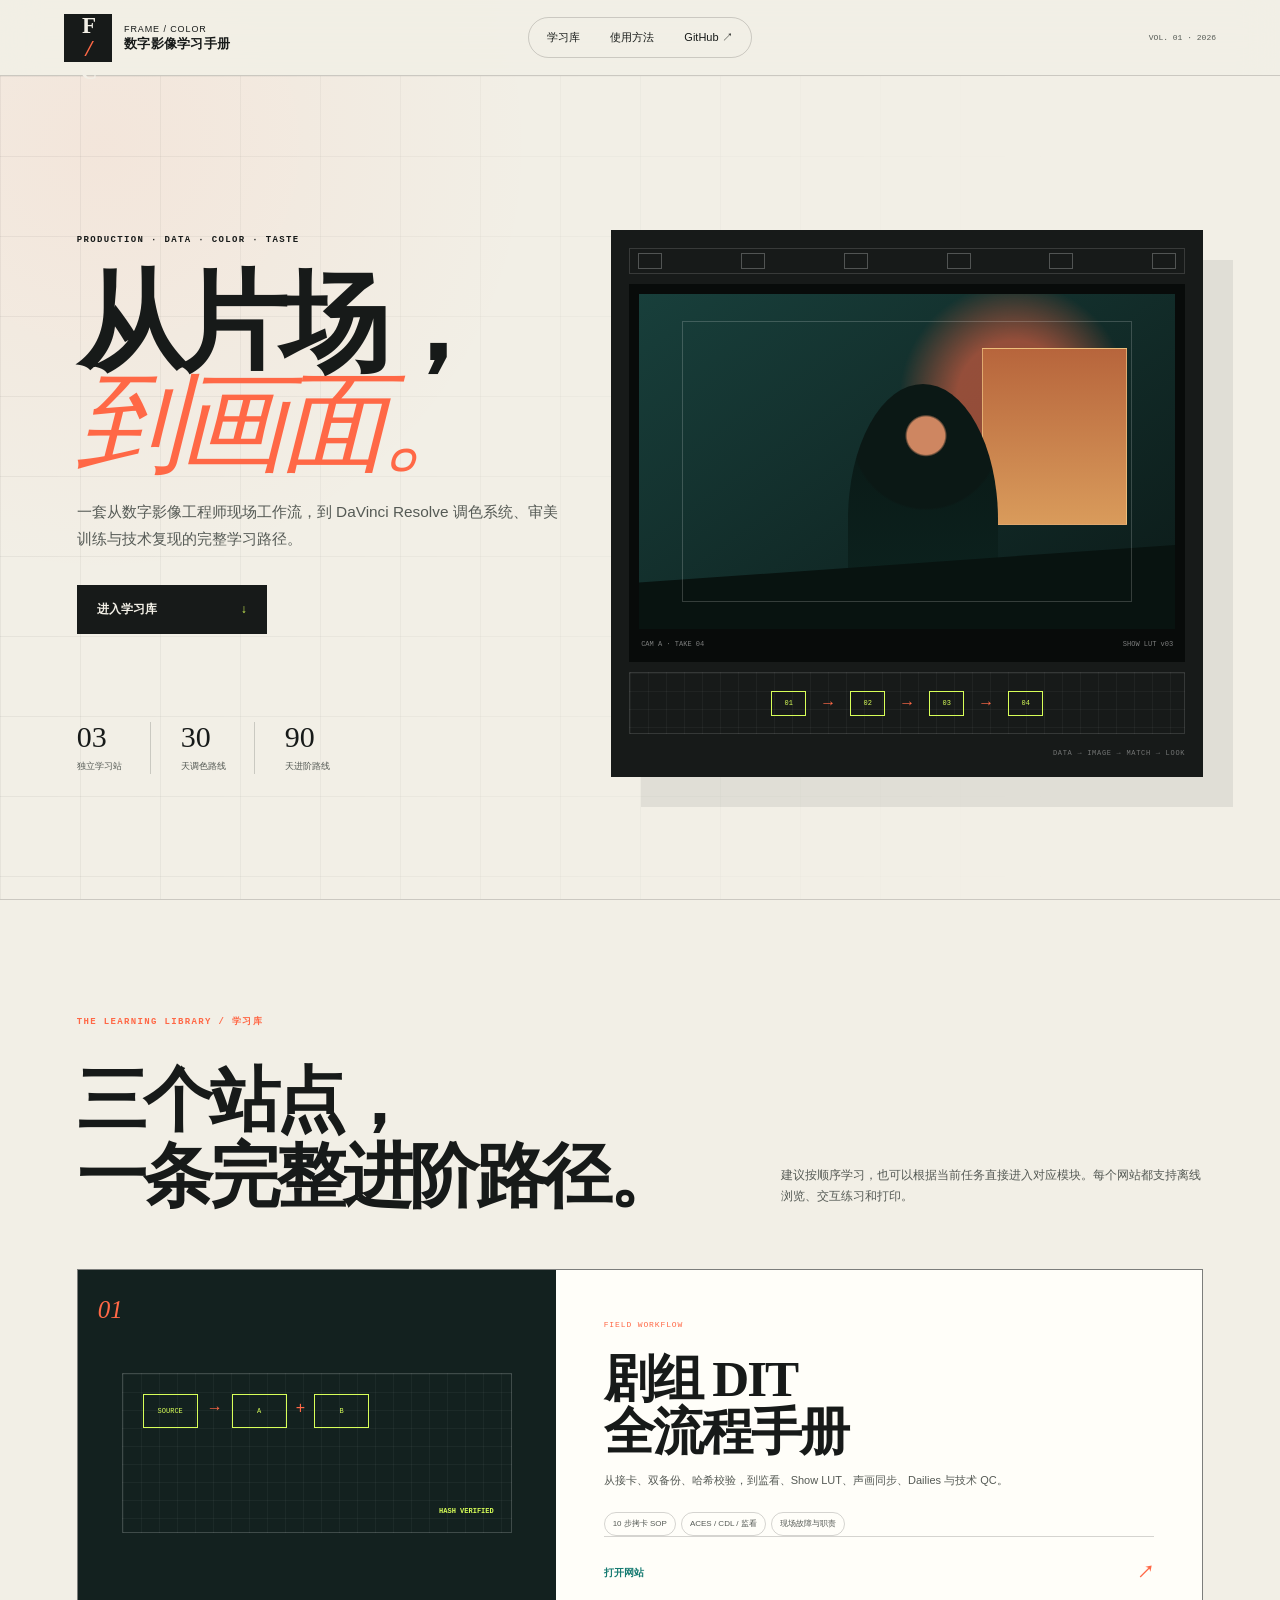
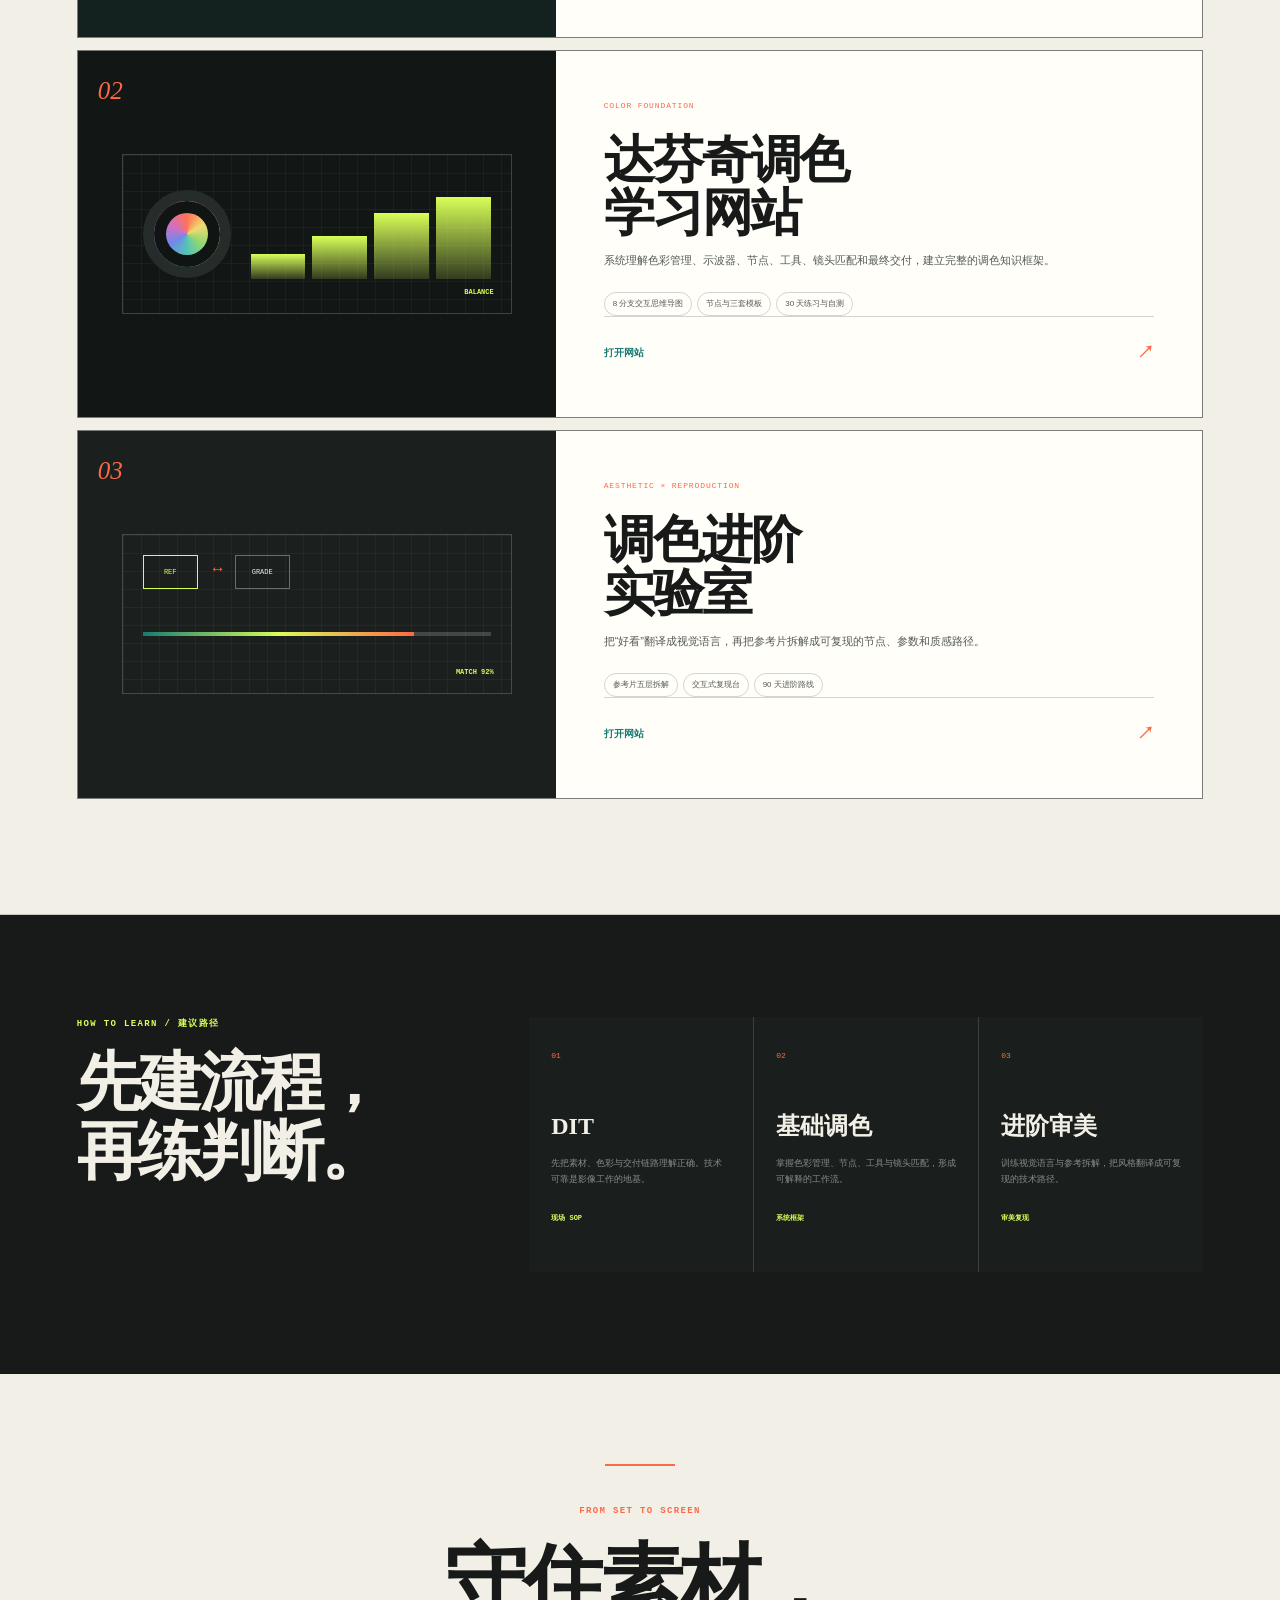
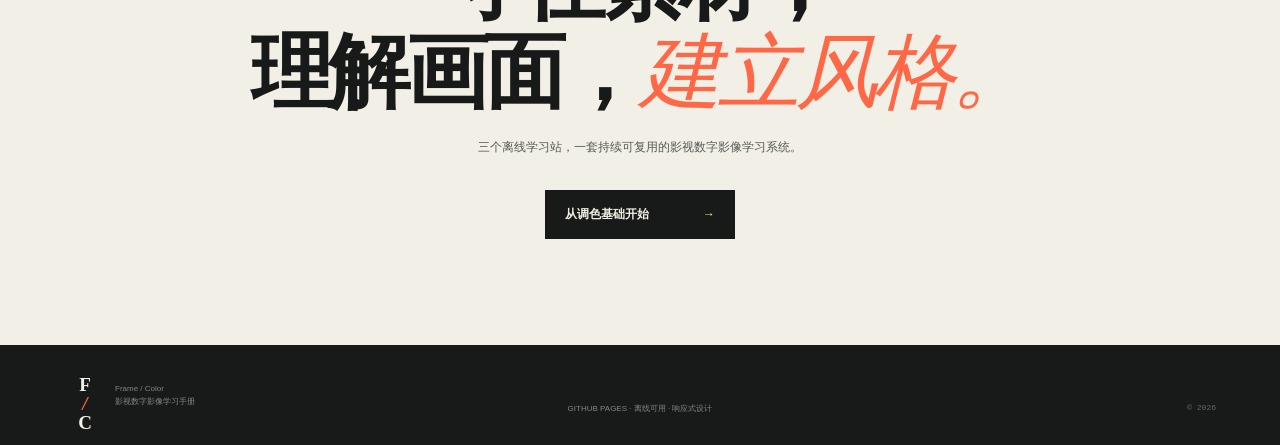
<file: index.html>
<!doctype html>
<html lang="zh-CN">
<head>
  <meta charset="utf-8">
  <meta name="viewport" content="width=device-width, initial-scale=1">
  <meta name="description" content="剧组 DIT、达芬奇调色基础与进阶审美训练的一体化学习入口。">
  <title>FRAME / COLOR · 影视数字影像学习手册</title>
  <link rel="stylesheet" href="styles.css">
</head>
<body>
  <header>
    <a class="brand" href="./">
      <span class="brand-mark">F<span>/</span>C</span>
      <span class="brand-copy">Frame / Color<br><b>数字影像学习手册</b></span>
    </a>
    <nav>
      <a href="#library">学习库</a>
      <a href="#how">使用方法</a>
      <a href="https://github.com/afoxwithbignose/dit-color-learning" target="_blank" rel="noreferrer">GitHub ↗</a>
    </nav>
    <span class="edition">VOL. 01 · 2026</span>
  </header>

  <main>
    <section class="hero">
      <div class="hero-grid" aria-hidden="true"></div>
      <div class="hero-copy">
        <span class="eyebrow">PRODUCTION · DATA · COLOR · TASTE</span>
        <h1>从片场，<br><em>到画面。</em></h1>
        <p>一套从数字影像工程师现场工作流，到 DaVinci Resolve 调色系统、审美训练与技术复现的完整学习路径。</p>
        <a class="primary-cta" href="#library">进入学习库 <span>↓</span></a>
        <dl>
          <div><dt>03</dt><dd>独立学习站</dd></div>
          <div><dt>30</dt><dd>天调色路线</dd></div>
          <div><dt>90</dt><dd>天进阶路线</dd></div>
        </dl>
      </div>
      <div class="hero-art" aria-label="影视影像工作流抽象示意">
        <div class="film-strip">
          <i></i><i></i><i></i><i></i><i></i><i></i>
        </div>
        <div class="monitor">
          <div class="scene">
            <span class="practical"></span>
            <span class="person"></span>
            <span class="desk"></span>
          </div>
          <div class="monitor-meta"><span>CAM A · TAKE 04</span><span>SHOW LUT v03</span></div>
        </div>
        <div class="node-strip">
          <span>01</span><i>→</i><span>02</span><i>→</i><span>03</span><i>→</i><span>04</span>
        </div>
        <div class="art-caption">DATA → IMAGE → MATCH → LOOK</div>
      </div>
    </section>

    <section class="library" id="library">
      <div class="section-head">
        <span class="eyebrow">THE LEARNING LIBRARY / 学习库</span>
        <h2>三个站点，<br>一条完整进阶路径。</h2>
        <p>建议按顺序学习，也可以根据当前任务直接进入对应模块。每个网站都支持离线浏览、交互练习和打印。</p>
      </div>

      <div class="course-list">
        <a class="course-card dit-card" href="dit/">
          <div class="course-preview">
            <span class="card-number">01</span>
            <div class="preview-ui dit-ui">
              <span>SOURCE</span><i>→</i><span>A</span><i>+</i><span>B</span>
              <b>HASH VERIFIED</b>
            </div>
          </div>
          <div class="course-copy">
            <span class="track">FIELD WORKFLOW</span>
            <h3>剧组 DIT<br>全流程手册</h3>
            <p>从接卡、双备份、哈希校验，到监看、Show LUT、声画同步、Dailies 与技术 QC。</p>
            <ul><li>10 步拷卡 SOP</li><li>ACES / CDL / 监看</li><li>现场故障与职责</li></ul>
            <span class="open-link">打开网站 <i>↗</i></span>
          </div>
        </a>

        <a class="course-card basics-card" href="color-basics/">
          <div class="course-preview">
            <span class="card-number">02</span>
            <div class="preview-ui basics-ui">
              <div class="wheel"></div>
              <div class="graph">
                <i></i><i></i><i></i><i></i>
              </div>
              <b>BALANCE</b>
            </div>
          </div>
          <div class="course-copy">
            <span class="track">COLOR FOUNDATION</span>
            <h3>达芬奇调色<br>学习网站</h3>
            <p>系统理解色彩管理、示波器、节点、工具、镜头匹配和最终交付，建立完整的调色知识框架。</p>
            <ul><li>8 分支交互思维导图</li><li>节点与三套模板</li><li>30 天练习与自测</li></ul>
            <span class="open-link">打开网站 <i>↗</i></span>
          </div>
        </a>

        <a class="course-card advanced-card" href="color-advanced/">
          <div class="course-preview">
            <span class="card-number">03</span>
            <div class="preview-ui advanced-ui">
              <span>REF</span><i>↔</i><span>GRADE</span>
              <div class="match-line"><i></i></div>
              <b>MATCH 92%</b>
            </div>
          </div>
          <div class="course-copy">
            <span class="track">AESTHETIC × REPRODUCTION</span>
            <h3>调色进阶<br>实验室</h3>
            <p>把“好看”翻译成视觉语言，再把参考片拆解成可复现的节点、参数和质感路径。</p>
            <ul><li>参考片五层拆解</li><li>交互式复现台</li><li>90 天进阶路线</li></ul>
            <span class="open-link">打开网站 <i>↗</i></span>
          </div>
        </a>
      </div>
    </section>

    <section class="method" id="how">
      <div class="method-title">
        <span class="eyebrow">HOW TO LEARN / 建议路径</span>
        <h2>先建流程，<br>再练判断。</h2>
      </div>
      <div class="method-steps">
        <article><span>01</span><h3>DIT</h3><p>先把素材、色彩与交付链路理解正确。技术可靠是影像工作的地基。</p><b>现场 SOP</b></article>
        <article><span>02</span><h4>基础调色</h4><p>掌握色彩管理、节点、工具与镜头匹配，形成可解释的工作流。</p><b>系统框架</b></article>
        <article><span>03</span><h4>进阶审美</h4><p>训练视觉语言与参考拆解，把风格翻译成可复现的技术路径。</p><b>审美复现</b></article>
      </div>
    </section>

    <section class="closing">
      <span class="eyebrow">FROM SET TO SCREEN</span>
      <h2>守住素材，<br>理解画面，<em>建立风格。</em></h2>
      <p>三个离线学习站，一套持续可复用的影视数字影像学习系统。</p>
      <a class="primary-cta" href="color-basics/">从调色基础开始 <span>→</span></a>
    </section>
  </main>

  <footer>
    <div><span class="brand-mark small">F<span>/</span>C</span><p>Frame / Color<br>影视数字影像学习手册</p></div>
    <p>GITHUB PAGES · 离线可用 · 响应式设计</p>
    <span>© 2026</span>
  </footer>
</body>
</html>
</file>
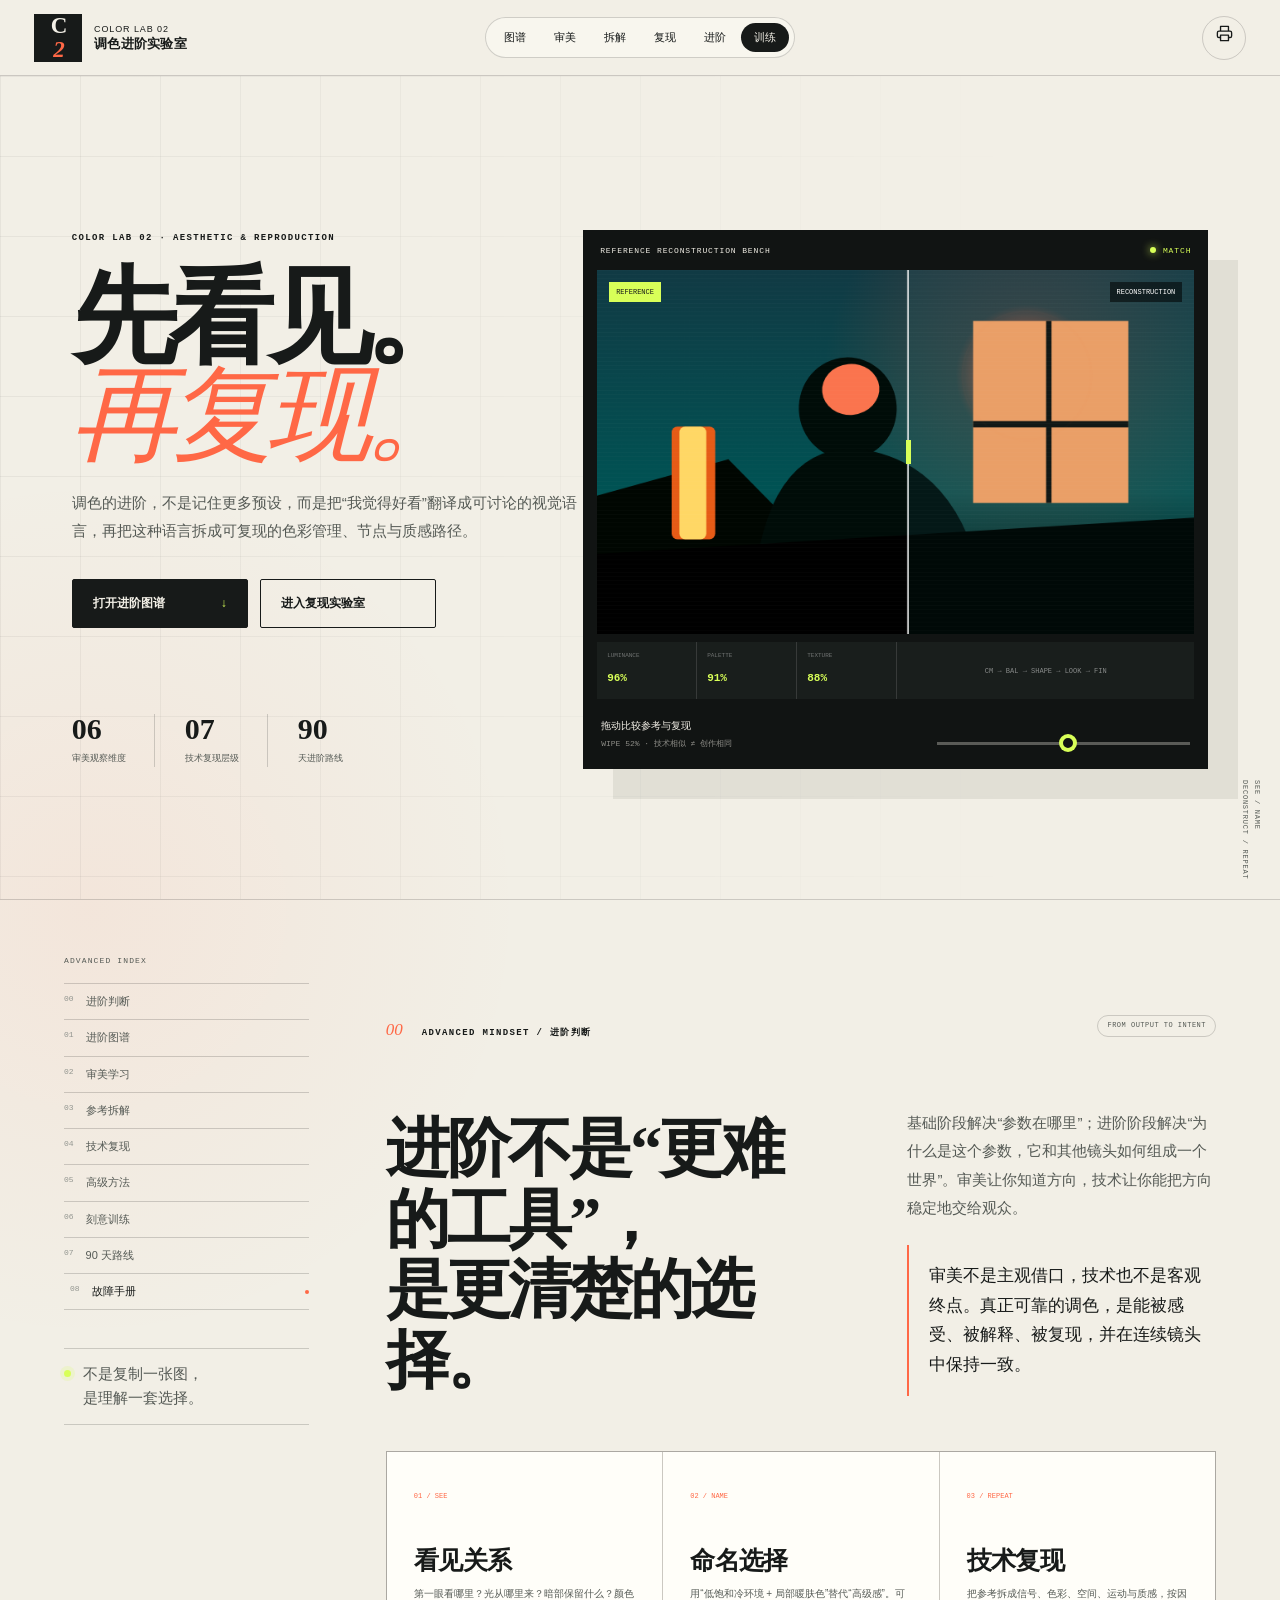
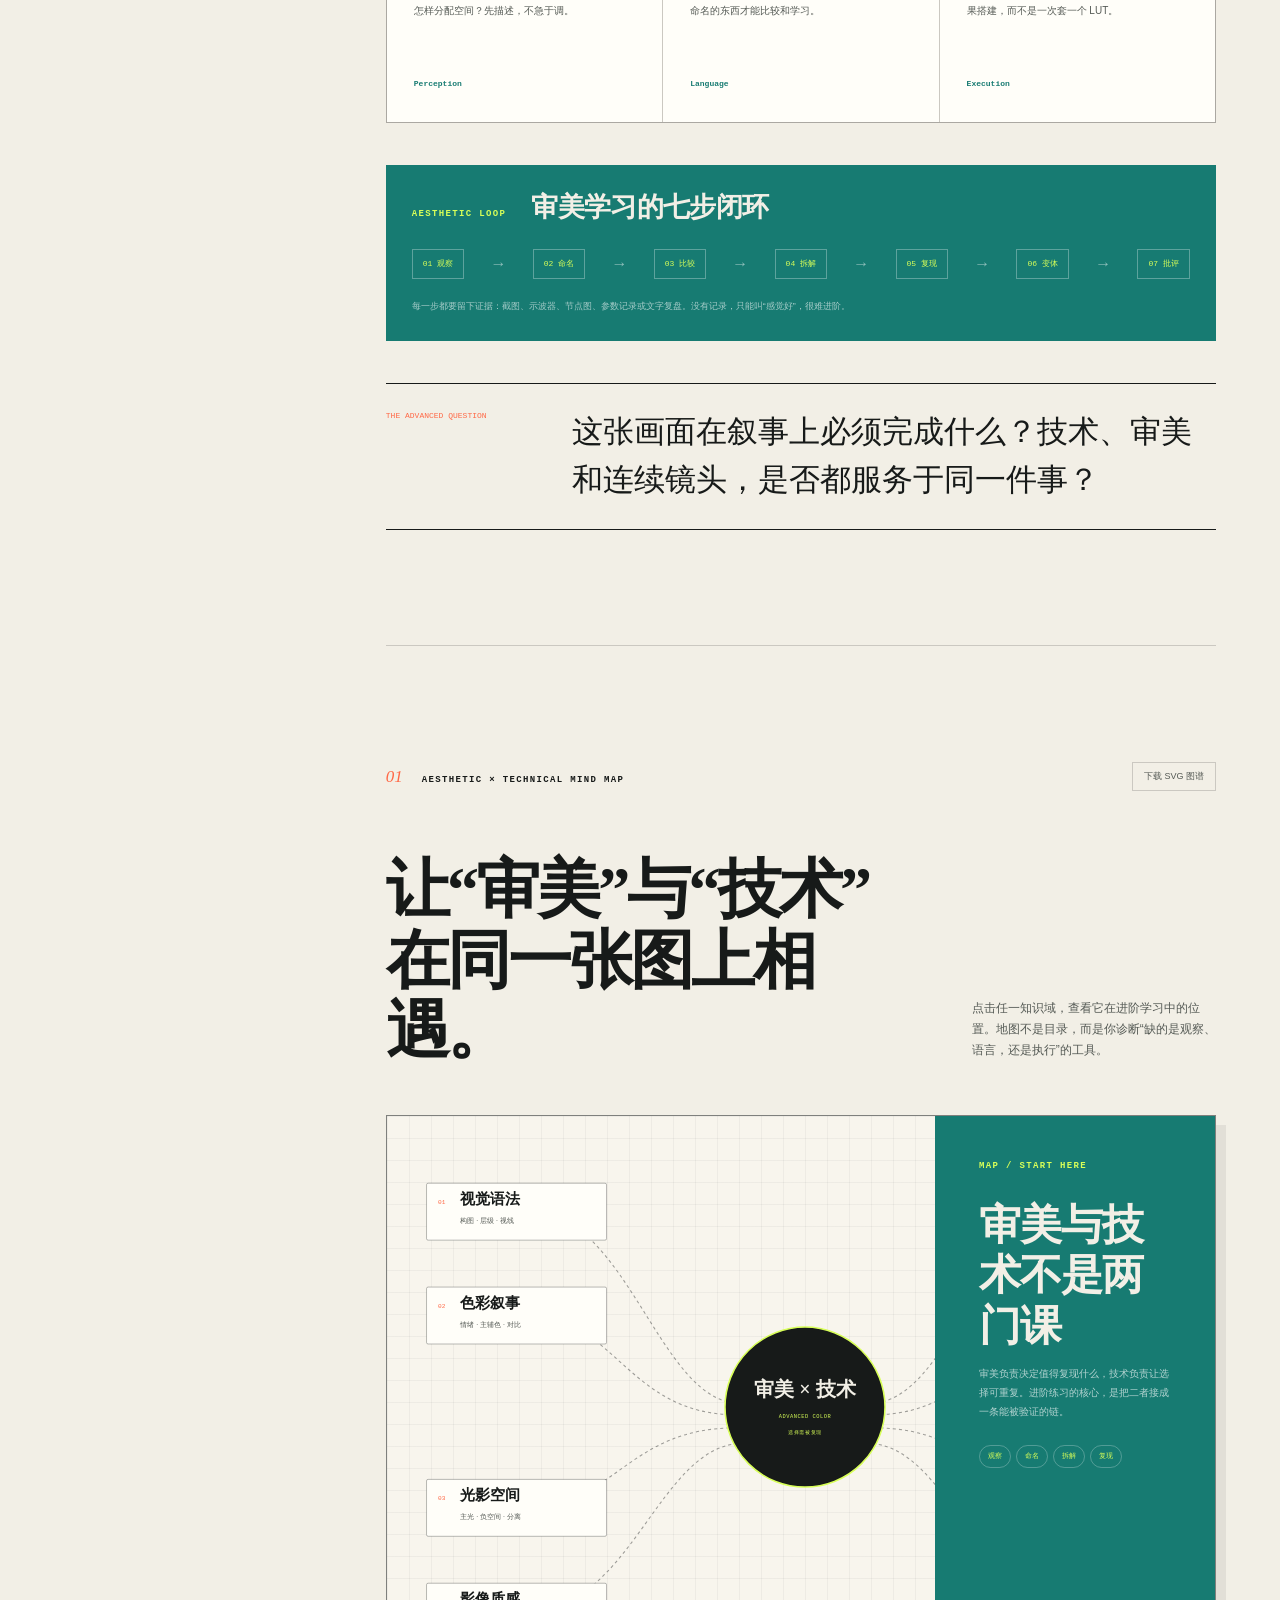
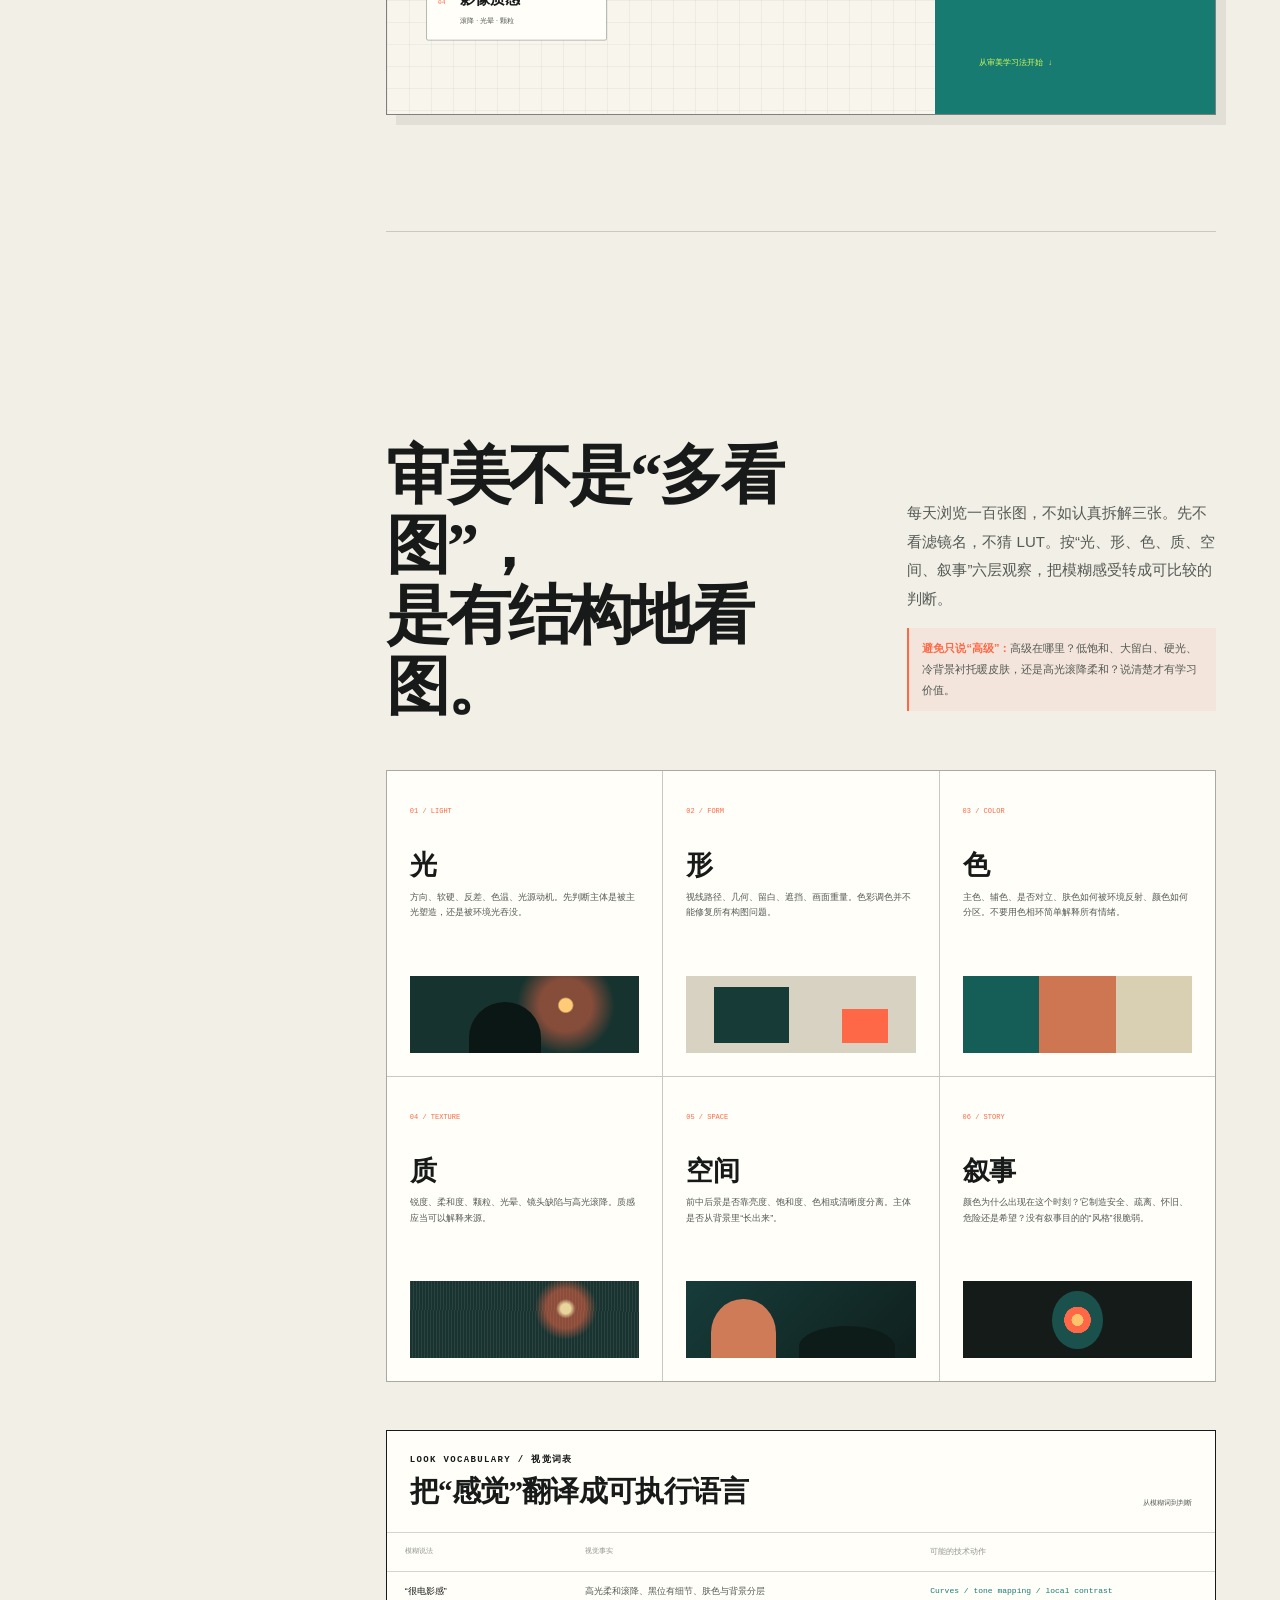
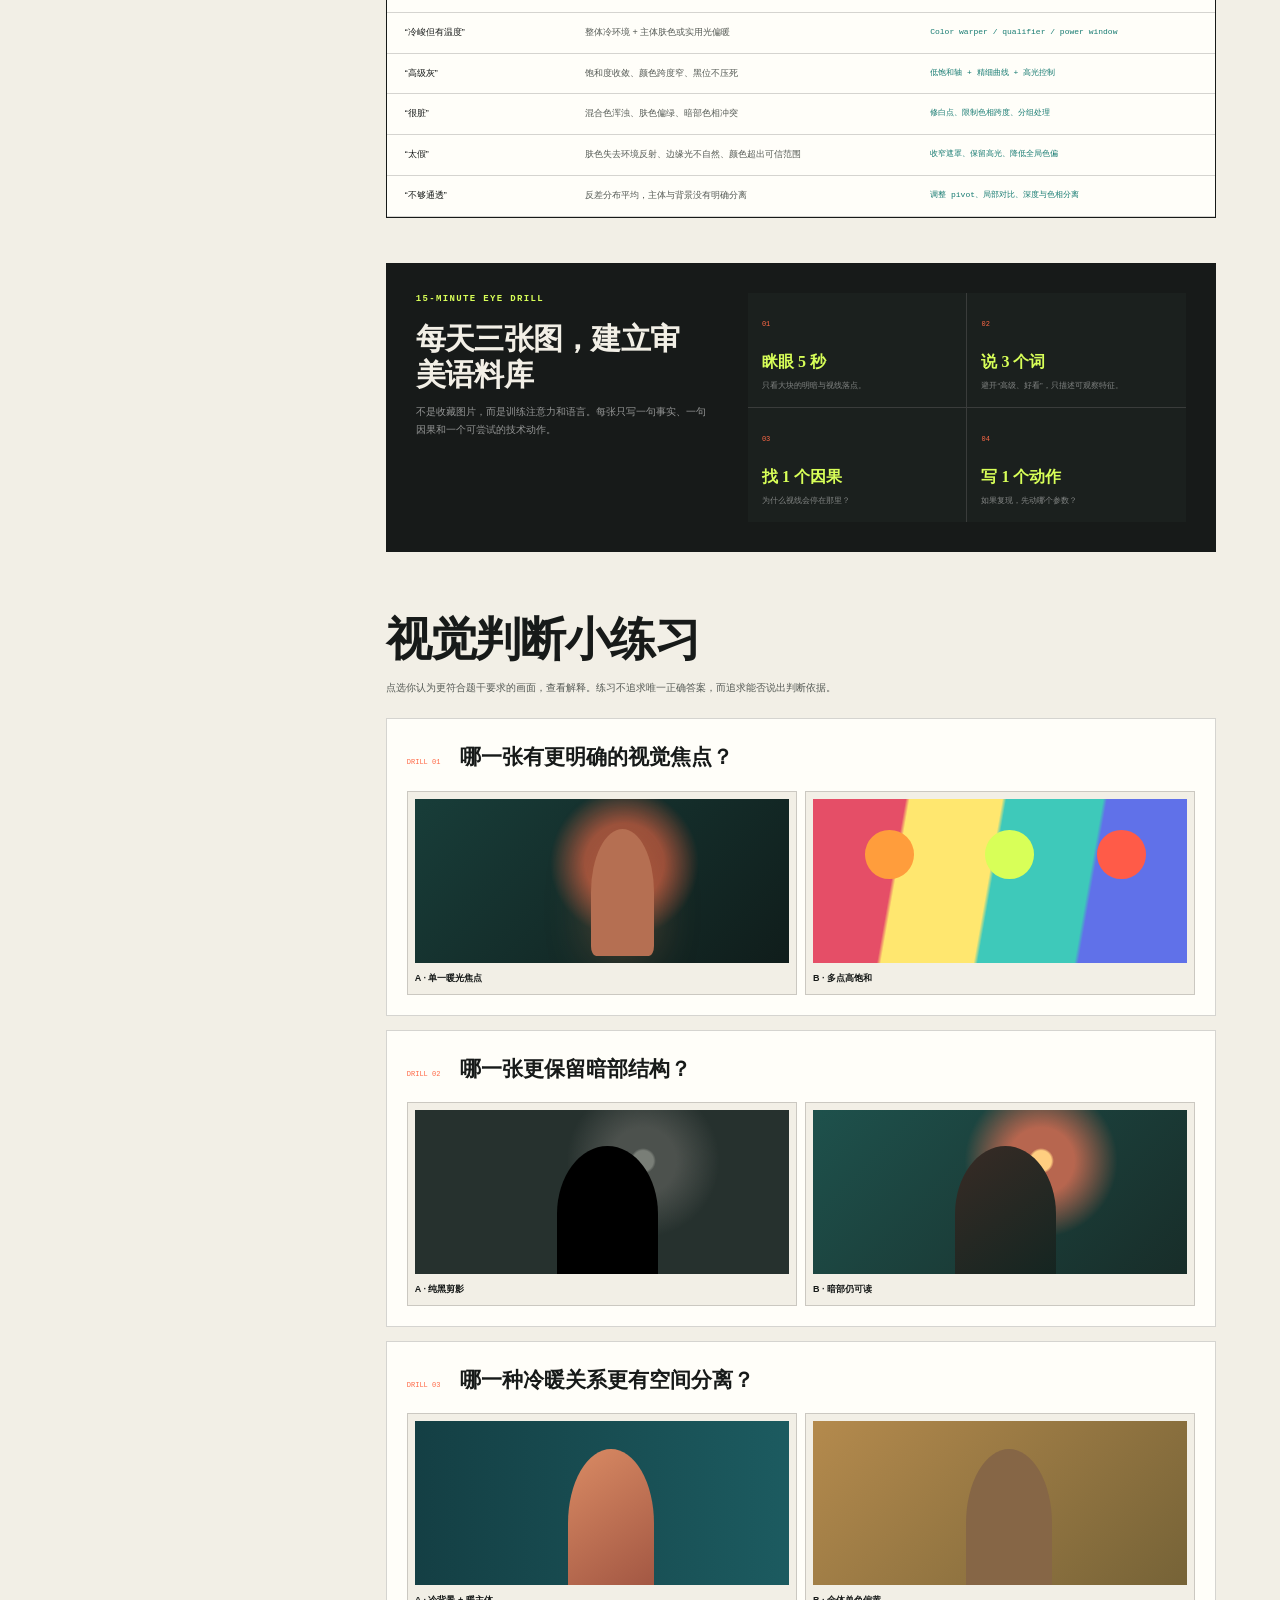
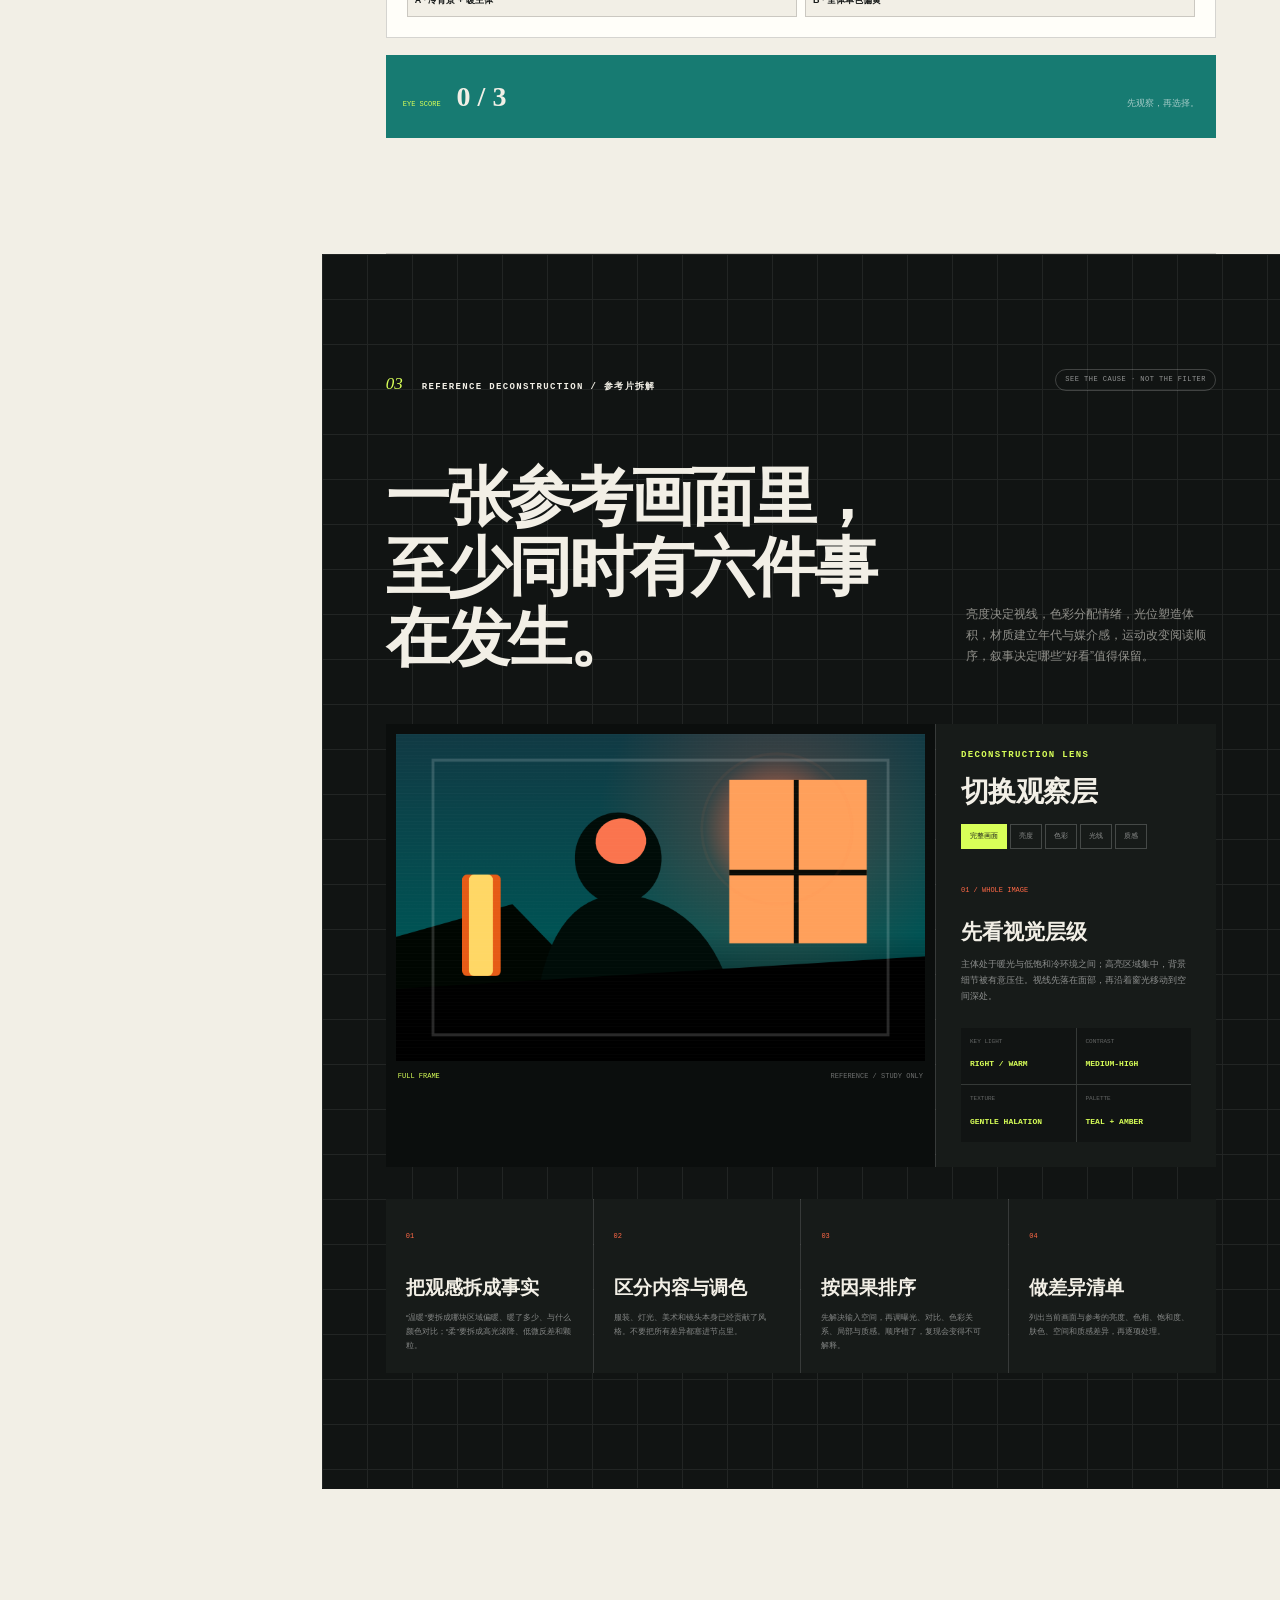
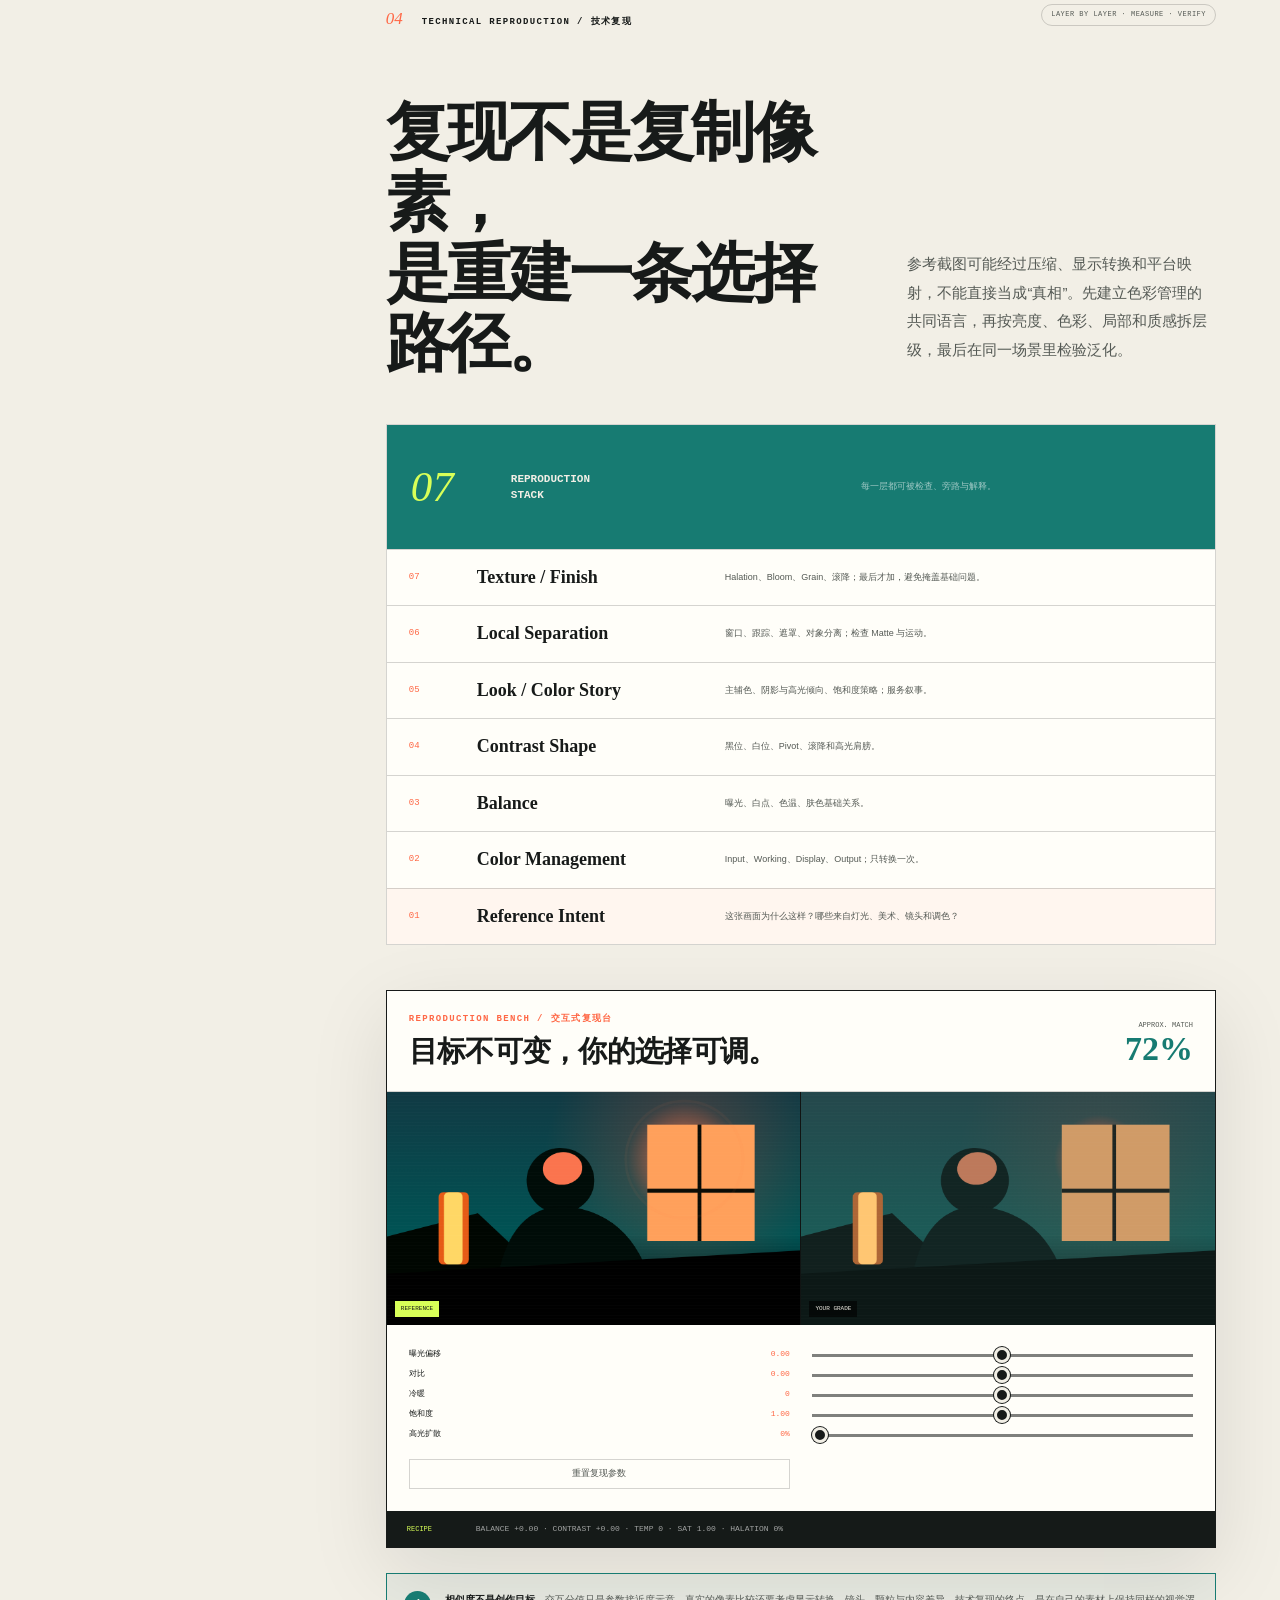
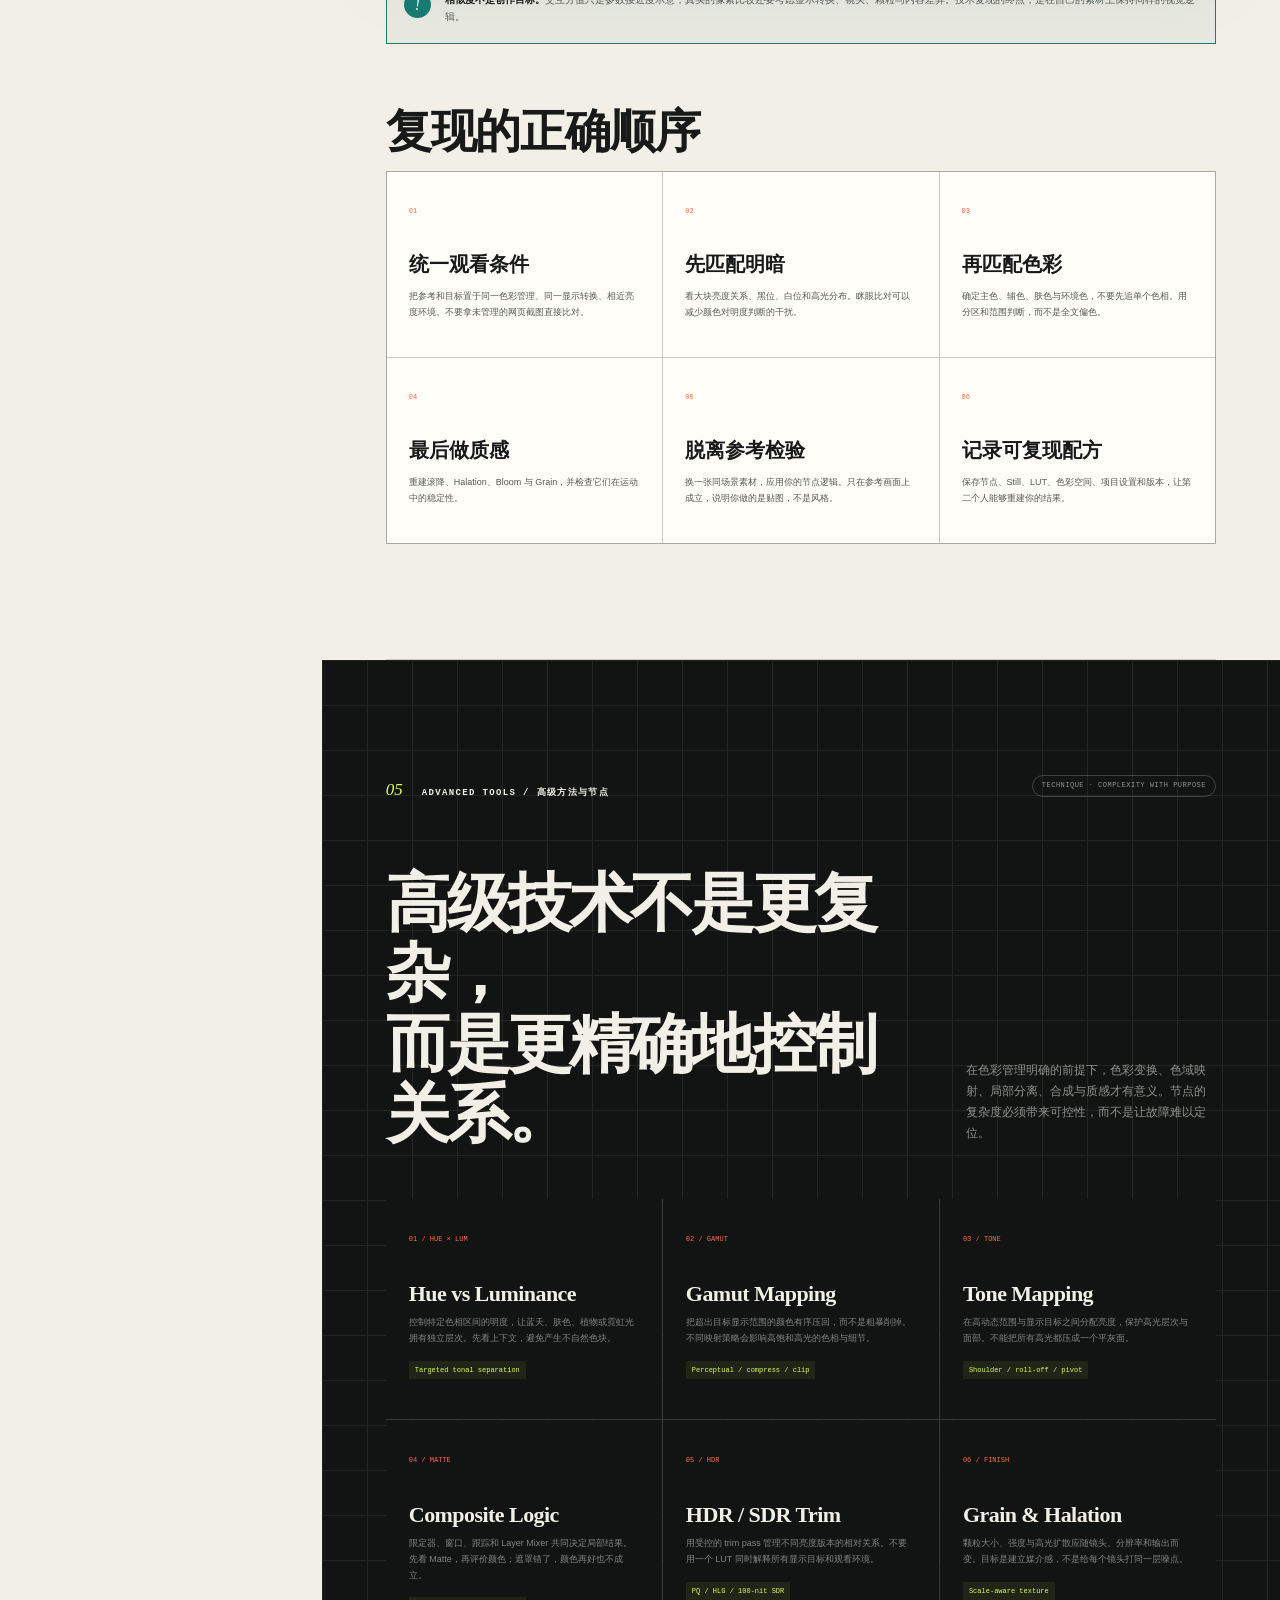
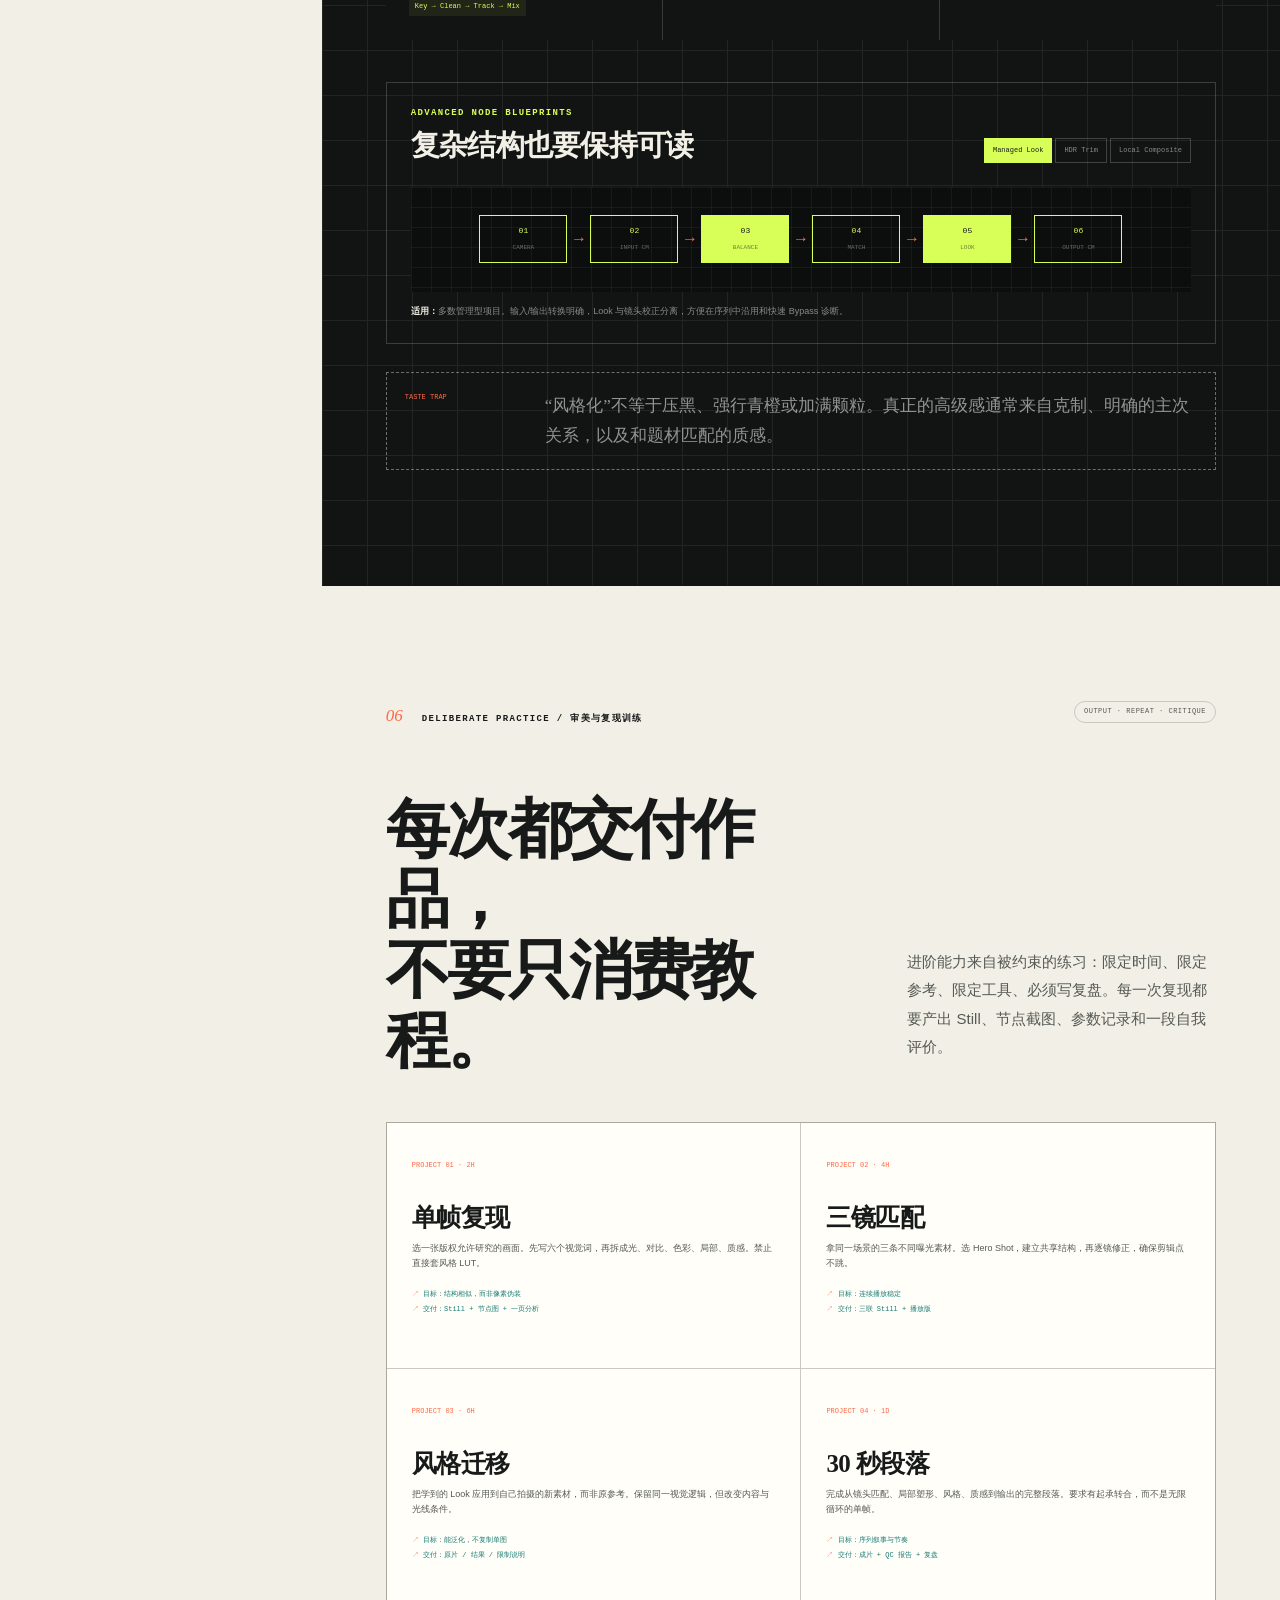
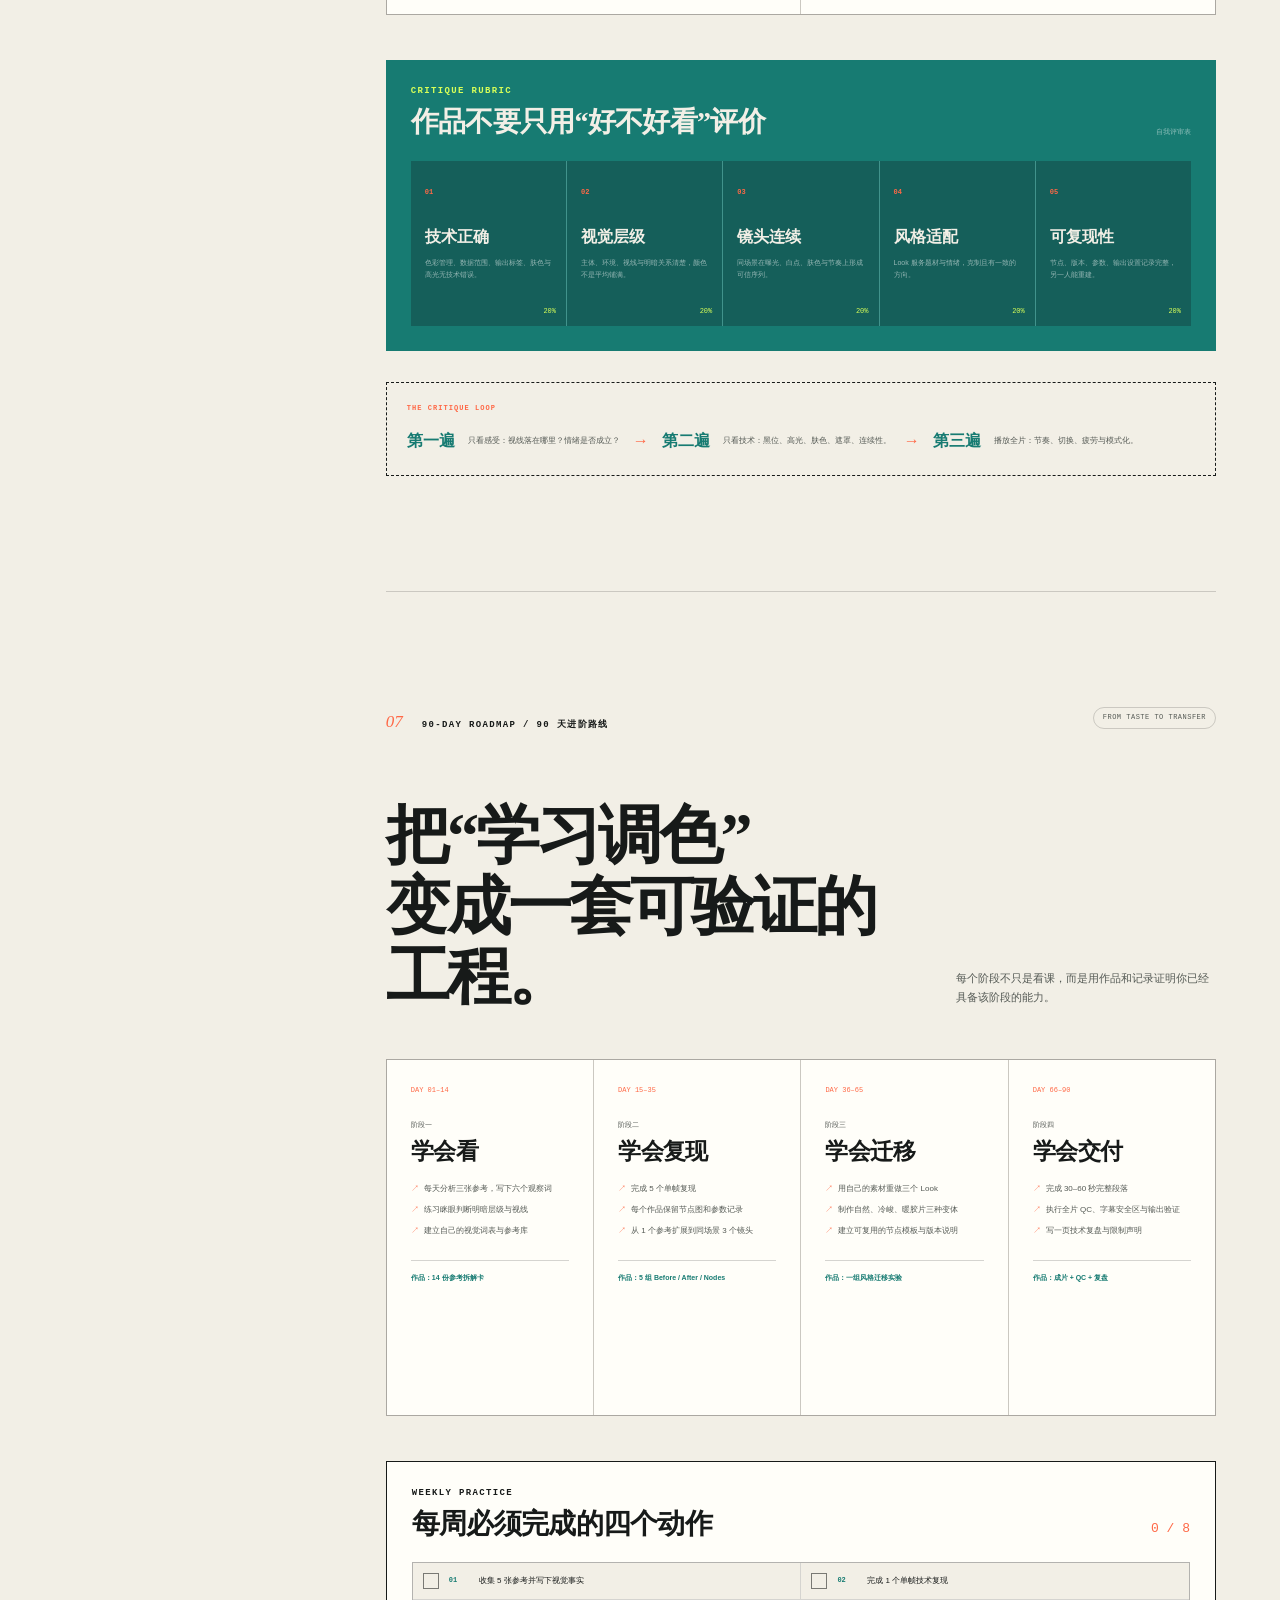
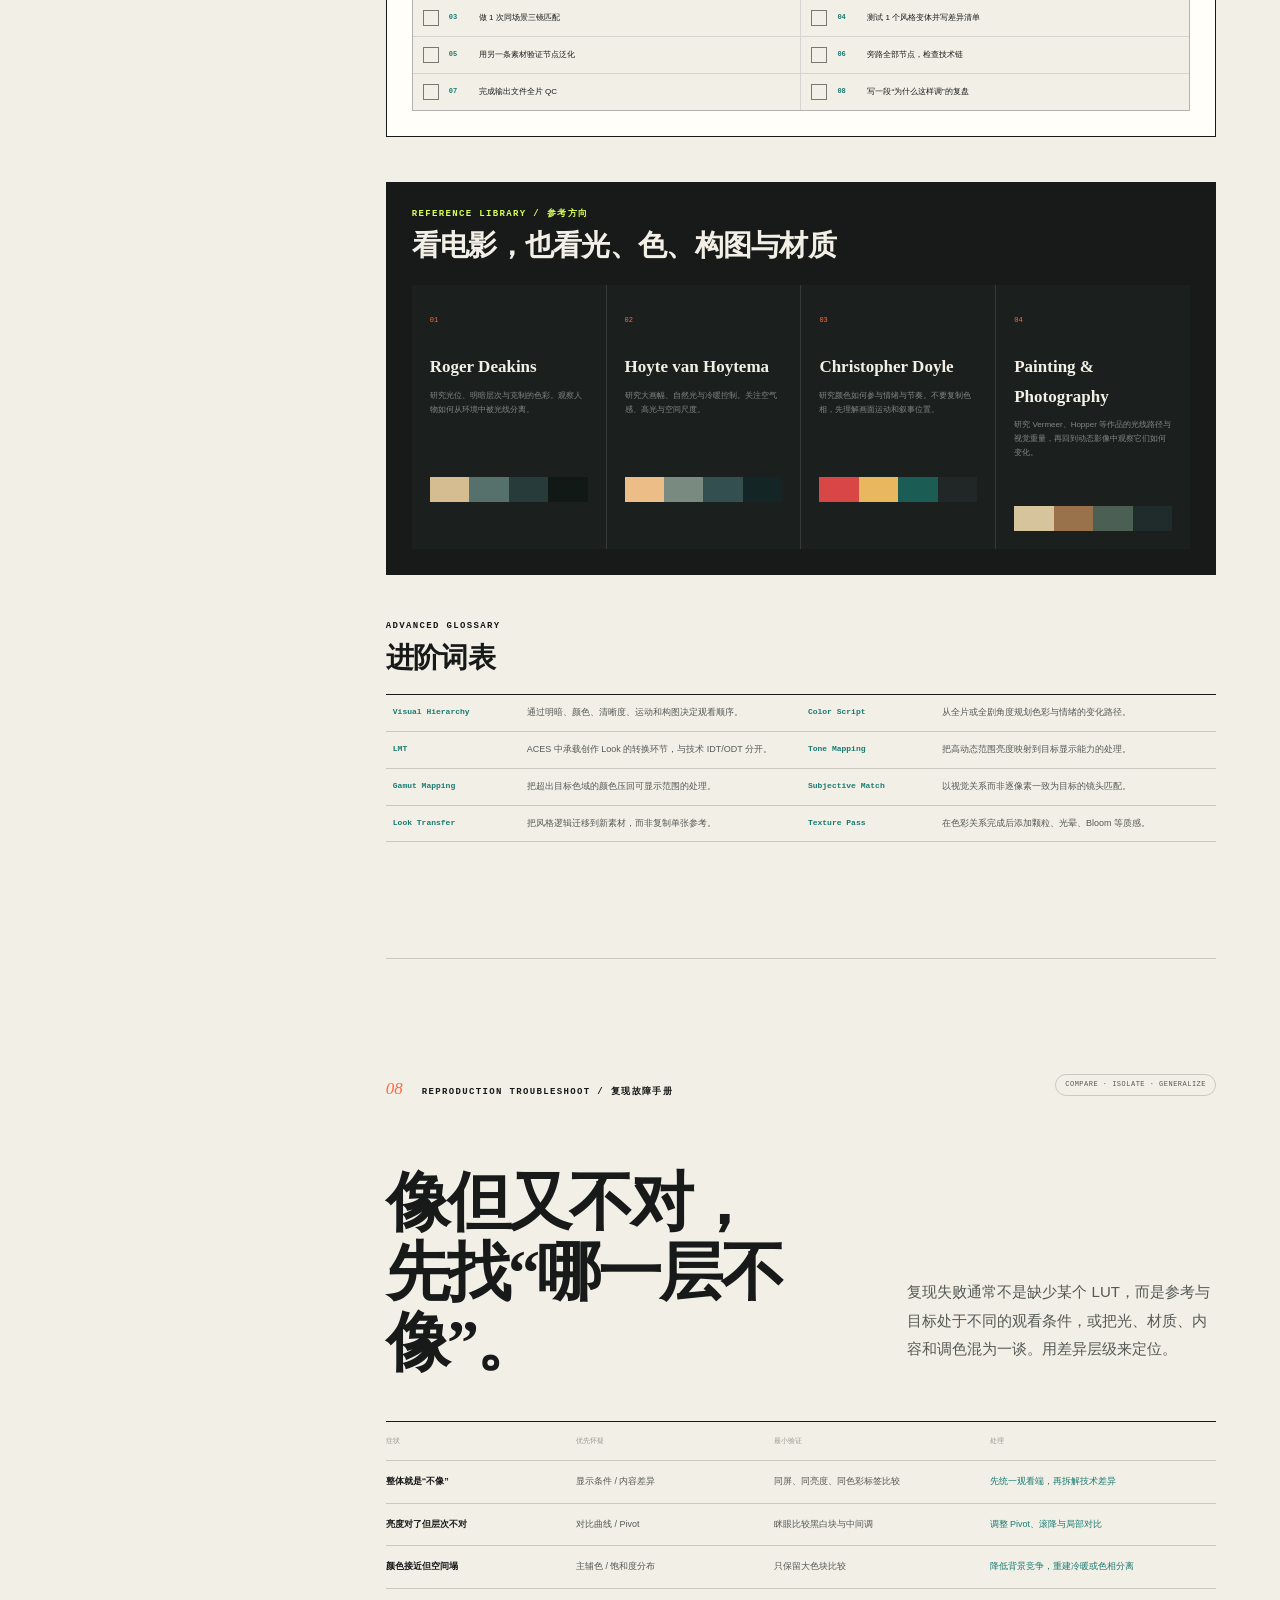
<file: color-advanced/index.html>
<!doctype html>
<html lang="zh-CN">
<head>
  <meta charset="utf-8">
  <meta name="viewport" content="width=device-width, initial-scale=1">
  <meta name="description" content="调色进阶学习：从审美观察、视觉语言和参考片拆解，到可量化的技术复现、变体与全片验证。">
  <title>COLOR LAB 02 · 调色进阶与审美训练</title>
  <link rel="stylesheet" href="styles.css">
</head>
<body>
  <a class="skip-link" href="#main">跳到正文</a>
  <div class="reading-progress" aria-hidden="true"><span id="readingBar"></span></div>

  <header class="site-header">
    <a class="brand" href="#top" aria-label="返回首页">
      <span class="brand-mark">C<span>2</span></span>
      <span class="brand-copy">Color Lab 02<br><b>调色进阶实验室</b></span>
    </a>
    <nav class="top-nav" aria-label="主导航">
      <a href="#map">图谱</a>
      <a href="#aesthetic">审美</a>
      <a href="#analysis">拆解</a>
      <a href="#reproduce">复现</a>
      <a href="#advanced">进阶</a>
      <a href="#workshop">训练</a>
    </nav>
    <button class="icon-button" id="printButton" type="button" aria-label="打印或导出为 PDF" title="打印 / 导出 PDF">
      <svg viewBox="0 0 24 24" aria-hidden="true"><path d="M7 9V3h10v6M7 17H5a2 2 0 0 1-2-2v-4a2 2 0 0 1 2-2h14a2 2 0 0 1 2 2v4a2 2 0 0 1-2 2h-2M7 14h10v7H7z"/></svg>
    </button>
    <button class="menu-button" id="menuButton" type="button" aria-label="打开目录" aria-expanded="false"><span></span><span></span></button>
  </header>

  <div class="mobile-menu" id="mobileMenu" aria-hidden="true">
    <span class="eyebrow">ADVANCED INDEX / 进阶目录</span>
    <a href="#premise">00 / 进阶判断</a>
    <a href="#map">01 / 审美 × 技术图谱</a>
    <a href="#aesthetic">02 / 审美学习法</a>
    <a href="#analysis">03 / 参考片拆解</a>
    <a href="#reproduce">04 / 技术复现</a>
    <a href="#advanced">05 / 高级工具与节点</a>
    <a href="#workshop">06 / 审美与复现训练</a>
    <a href="#learn">07 / 90 天路线</a>
    <a href="#debug">08 / 复现故障手册</a>
  </div>

  <main id="main">
    <section class="hero" id="top">
      <div class="hero-grid" aria-hidden="true"></div>
      <div class="hero-copy">
        <div class="eyebrow reveal">COLOR LAB 02 · AESTHETIC &amp; REPRODUCTION</div>
        <h1 class="reveal">先看见。<br><em>再复现。</em></h1>
        <p class="hero-lede">调色的进阶，不是记住更多预设，而是把“我觉得好看”翻译成可讨论的视觉语言，再把这种语言拆成可复现的色彩管理、节点与质感路径。</p>
        <div class="hero-actions reveal">
          <a class="button button-primary" href="#map">打开进阶图谱 <span>↓</span></a>
          <a class="button button-ghost" href="#reproduce">进入复现实验室</a>
        </div>
        <div class="hero-meta reveal">
          <div><strong>06</strong><span>审美观察维度</span></div>
          <div><strong>07</strong><span>技术复现层级</span></div>
          <div><strong>90</strong><span>天进阶路线</span></div>
        </div>
      </div>

      <div class="hero-visual reveal">
        <div class="visual-topline"><span>REFERENCE RECONSTRUCTION BENCH</span><span class="live-dot">MATCH</span></div>
        <div class="compare-shell">
          <canvas id="referenceCanvas" width="720" height="440" aria-label="参考画面与复现画面的拖动对比"></canvas>
          <div class="compare-tag target-tag">REFERENCE</div>
          <div class="compare-tag attempt-tag">RECONSTRUCTION</div>
          <div class="compare-line"></div>
        </div>
        <div class="match-strip">
          <div><span>LUMINANCE</span><b id="lumaMatch">96%</b></div>
          <div><span>PALETTE</span><b id="paletteMatch">91%</b></div>
          <div><span>TEXTURE</span><b id="textureMatch">88%</b></div>
          <div class="node-chip">CM → BAL → SHAPE → LOOK → FIN</div>
        </div>
        <div class="hero-control">
          <div><label for="compareSlider">拖动比较参考与复现</label><span id="compareState">WIPE 52% · 技术相似 ≠ 创作相同</span></div>
          <input id="compareSlider" type="range" min="0" max="100" value="52" aria-label="参考与复现画面比较">
        </div>
      </div>
      <div class="hero-index" aria-hidden="true">SEE / NAME<br>DECONSTRUCT / REPEAT</div>
    </section>

    <div class="page-shell">
      <aside class="side-rail" aria-label="章节目录">
        <div class="rail-sticky">
          <p class="rail-label">ADVANCED INDEX</p>
          <nav id="railNav">
            <a href="#premise"><span>00</span>进阶判断</a>
            <a href="#map"><span>01</span>进阶图谱</a>
            <a href="#aesthetic"><span>02</span>审美学习</a>
            <a href="#analysis"><span>03</span>参考拆解</a>
            <a href="#reproduce"><span>04</span>技术复现</a>
            <a href="#advanced"><span>05</span>高级方法</a>
            <a href="#workshop"><span>06</span>刻意训练</a>
            <a href="#learn"><span>07</span>90 天路线</a>
            <a href="#debug"><span>08</span>故障手册</a>
          </nav>
          <div class="rail-note"><span class="status-light"></span><p>不是复制一张图，<br>是理解一套选择。</p></div>
        </div>
      </aside>

      <div class="content">
        <section class="chapter" id="premise">
          <div class="chapter-head reveal">
            <div><span class="chapter-no">00</span><span class="eyebrow">ADVANCED MINDSET / 进阶判断</span></div>
            <span class="time-chip">FROM OUTPUT TO INTENT</span>
          </div>
          <div class="intro-grid">
            <div class="intro-heading reveal"><h2>进阶不是“更难的工具”，<br>是更清楚的选择。</h2></div>
            <div class="intro-copy reveal">
              <p>基础阶段解决“参数在哪里”；进阶阶段解决“为什么是这个参数，它和其他镜头如何组成一个世界”。审美让你知道方向，技术让你能把方向稳定地交给观众。</p>
              <blockquote>审美不是主观借口，技术也不是客观终点。真正可靠的调色，是能被感受、被解释、被复现，并在连续镜头中保持一致。</blockquote>
            </div>
          </div>

          <div class="thinking-triad reveal">
            <article><span>01 / SEE</span><h3>看见关系</h3><p>第一眼看哪里？光从哪里来？暗部保留什么？颜色怎样分配空间？先描述，不急于调。</p><b>Perception</b></article>
            <article><span>02 / NAME</span><h3>命名选择</h3><p>用“低饱和冷环境 + 局部暖肤色”替代“高级感”。可命名的东西才能比较和学习。</p><b>Language</b></article>
            <article><span>03 / REPEAT</span><h3>技术复现</h3><p>把参考拆成信号、色彩、空间、运动与质感，按因果搭建，而不是一次套一个 LUT。</p><b>Execution</b></article>
          </div>

          <div class="seven-loop reveal">
            <div class="loop-title"><span class="eyebrow">AESTHETIC LOOP</span><h3>审美学习的七步闭环</h3></div>
            <div class="loop-row">
              <span>01 观察</span><i>→</i><span>02 命名</span><i>→</i><span>03 比较</span><i>→</i><span>04 拆解</span><i>→</i><span>05 复现</span><i>→</i><span>06 变体</span><i>→</i><span>07 批评</span>
            </div>
            <p>每一步都要留下证据：截图、示波器、节点图、参数记录或文字复盘。没有记录，只能叫“感觉好”，很难进阶。</p>
          </div>

          <div class="thesis-strip">
            <span>THE ADVANCED QUESTION</span>
            <p>这张画面在叙事上必须完成什么？技术、审美和连续镜头，是否都服务于同一件事？</p>
          </div>
        </section>

        <section class="chapter" id="map">
          <div class="chapter-head reveal">
            <div><span class="chapter-no">01</span><span class="eyebrow">AESTHETIC × TECHNICAL MIND MAP</span></div>
            <button class="reset-button" id="downloadMindMap" type="button">下载 SVG 图谱</button>
          </div>
          <div class="chapter-title-row reveal">
            <h2>让“审美”与“技术”<br>在同一张图上相遇。</h2>
            <p>点击任一知识域，查看它在进阶学习中的位置。地图不是目录，而是你诊断“缺的是观察、语言，还是执行”的工具。</p>
          </div>
          <div class="map-layout reveal">
            <div class="map-scroll">
              <svg id="advancedMap" class="advanced-map" viewBox="0 0 1040 720" role="img" aria-labelledby="mapTitle mapDesc">
                <title id="mapTitle">调色进阶审美与技术思维导图</title>
                <desc id="mapDesc">以调色进阶为中心，连接视觉语法、色彩叙事、光影空间、质感、参考拆解、技术还原、变体迁移与序列控制八个分支。</desc>
                <g class="map-lines">
                  <path d="M435 350 C330 350 290 100 160 100"/>
                  <path d="M430 365 C290 365 270 235 160 235"/>
                  <path d="M430 382 C290 382 270 485 160 485"/>
                  <path d="M440 402 C330 402 295 620 160 620"/>
                  <path d="M605 350 C710 350 750 100 880 100"/>
                  <path d="M610 365 C750 365 770 235 880 235"/>
                  <path d="M610 382 C750 382 770 485 880 485"/>
                  <path d="M600 402 C710 402 745 620 880 620"/>
                </g>
                <g class="map-branch" data-map="grammar" tabindex="0" role="button" aria-label="视觉语法">
                  <rect x="28" y="64" width="234" height="74" rx="2"/><text class="map-num" x="43" y="91">01</text><text class="map-name" x="72" y="91">视觉语法</text><text class="map-sub" x="72" y="116">构图 · 层级 · 视线</text>
                </g>
                <g class="map-branch" data-map="story" tabindex="0" role="button" aria-label="色彩叙事">
                  <rect x="28" y="199" width="234" height="74" rx="2"/><text class="map-num" x="43" y="226">02</text><text class="map-name" x="72" y="226">色彩叙事</text><text class="map-sub" x="72" y="251">情绪 · 主辅色 · 对比</text>
                </g>
                <g class="map-branch" data-map="light" tabindex="0" role="button" aria-label="光影空间">
                  <rect x="28" y="449" width="234" height="74" rx="2"/><text class="map-num" x="43" y="476">03</text><text class="map-name" x="72" y="476">光影空间</text><text class="map-sub" x="72" y="501">主光 · 负空间 · 分离</text>
                </g>
                <g class="map-branch" data-map="texture" tabindex="0" role="button" aria-label="影像质感">
                  <rect x="28" y="584" width="234" height="74" rx="2"/><text class="map-num" x="43" y="611">04</text><text class="map-name" x="72" y="611">影像质感</text><text class="map-sub" x="72" y="636">滚降 · 光晕 · 颗粒</text>
                </g>
                <g class="map-branch" data-map="deconstruct" tabindex="0" role="button" aria-label="参考拆解">
                  <rect x="778" y="64" width="234" height="74" rx="2"/><text class="map-num" x="793" y="91">05</text><text class="map-name" x="822" y="91">参考拆解</text><text class="map-sub" x="822" y="116">亮度 · 色相 · 材质</text>
                </g>
                <g class="map-branch" data-map="reproduce" tabindex="0" role="button" aria-label="技术还原">
                  <rect x="778" y="199" width="234" height="74" rx="2"/><text class="map-num" x="793" y="226">06</text><text class="map-name" x="822" y="226">技术还原</text><text class="map-sub" x="822" y="251">CM · 节点 · 遮罩</text>
                </g>
                <g class="map-branch" data-map="variation" tabindex="0" role="button" aria-label="变体迁移">
                  <rect x="778" y="449" width="234" height="74" rx="2"/><text class="map-num" x="793" y="476">07</text><text class="map-name" x="822" y="476">变体迁移</text><text class="map-sub" x="822" y="501">泛化 · 适度 · 调整</text>
                </g>
                <g class="map-branch" data-map="sequence" tabindex="0" role="button" aria-label="序列控制">
                  <rect x="778" y="584" width="234" height="74" rx="2"/><text class="map-num" x="793" y="611">08</text><text class="map-name" x="822" y="611">序列控制</text><text class="map-sub" x="822" y="636">连续 · 节奏 · 交付</text>
                </g>
                <g class="map-center">
                  <circle cx="520" cy="355" r="104"/>
                  <text class="center-big" x="520" y="340">审美 × 技术</text>
                  <text class="center-small" x="520" y="369">ADVANCED COLOR</text>
                  <text class="center-small" x="520" y="390">选择需被复现</text>
                </g>
              </svg>
            </div>
            <aside class="map-detail" id="mapDetail" aria-live="polite">
              <span class="eyebrow" id="mapKicker">MAP / START HERE</span>
              <h3 id="mapHeading">审美与技术不是两门课</h3>
              <p id="mapText">审美负责决定值得复现什么，技术负责让选择可重复。进阶练习的核心，是把二者接成一条能被验证的链。</p>
              <div class="map-tags" id="mapTags"><span>观察</span><span>命名</span><span>拆解</span><span>复现</span></div>
              <a id="mapLink" href="#aesthetic">从审美学习法开始 ↓</a>
            </aside>
          </div>
        </section>

        <section class="chapter" id="aesthetic">
          <div class="chapter-head reveal">
            <div><span class="chapter-no">02</span><span class="eyebrow">AESTHETIC LEARNING / 审美学习法</span></div>
            <span class="time-chip">DAILY PRACTICE · 15 MIN</span>
          </div>
          <div class="two-col-title reveal">
            <h2>审美不是“多看图”，<br>是有结构地看图。</h2>
            <div>
              <p class="lead">每天浏览一百张图，不如认真拆解三张。先不看滤镜名，不猜 LUT。按“光、形、色、质、空间、叙事”六层观察，把模糊感受转成可比较的判断。</p>
              <p class="warning-inline"><b>避免只说“高级”：</b>高级在哪里？低饱和、大留白、硬光、冷背景衬托暖皮肤，还是高光滚降柔和？说清楚才有学习价值。</p>
            </div>
          </div>

          <div class="observation-grid">
            <article class="observation-card reveal"><span>01 / LIGHT</span><h3>光</h3><p>方向、软硬、反差、色温、光源动机。先判断主体是被主光塑造，还是被环境光吞没。</p><div class="micro-example light-example"><i></i></div></article>
            <article class="observation-card reveal"><span>02 / FORM</span><h3>形</h3><p>视线路径、几何、留白、遮挡、画面重量。色彩调色并不能修复所有构图问题。</p><div class="micro-example form-example"><i></i><i></i></div></article>
            <article class="observation-card reveal"><span>03 / COLOR</span><h3>色</h3><p>主色、辅色、是否对立、肤色如何被环境反射、颜色如何分区。不要用色相环简单解释所有情绪。</p><div class="micro-example color-example"><i></i><i></i><i></i></div></article>
            <article class="observation-card reveal"><span>04 / TEXTURE</span><h3>质</h3><p>锐度、柔和度、颗粒、光晕、镜头缺陷与高光滚降。质感应当可以解释来源。</p><div class="micro-example texture-example"></div></article>
            <article class="observation-card reveal"><span>05 / SPACE</span><h3>空间</h3><p>前中后景是否靠亮度、饱和度、色相或清晰度分离。主体是否从背景里“长出来”。</p><div class="micro-example space-example"><i></i><i></i></div></article>
            <article class="observation-card reveal"><span>06 / STORY</span><h3>叙事</h3><p>颜色为什么出现在这个时刻？它制造安全、疏离、怀旧、危险还是希望？没有叙事目的的“风格”很脆弱。</p><div class="micro-example story-example"><i></i></div></article>
          </div>

          <div class="vocabulary-lab reveal">
            <div class="vocabulary-head">
              <div><span class="eyebrow">LOOK VOCABULARY / 视觉词表</span><h3>把“感觉”翻译成可执行语言</h3></div>
              <span>从模糊词到判断</span>
            </div>
            <div class="vocab-table">
              <div class="vocab-row head"><span>模糊说法</span><span>视觉事实</span><span>可能的技术动作</span></div>
              <div class="vocab-row"><span>“很电影感”</span><span>高光柔和滚降、黑位有细节、肤色与背景分层</span><span>Curves / tone mapping / local contrast</span></div>
              <div class="vocab-row"><span>“冷峻但有温度”</span><span>整体冷环境 + 主体肤色或实用光偏暖</span><span>Color warper / qualifier / power window</span></div>
              <div class="vocab-row"><span>“高级灰”</span><span>饱和度收敛、颜色跨度窄、黑位不压死</span><span>低饱和轴 + 精细曲线 + 高光控制</span></div>
              <div class="vocab-row"><span>“很脏”</span><span>混合色浑浊、肤色偏绿、暗部色相冲突</span><span>修白点、限制色相跨度、分组处理</span></div>
              <div class="vocab-row"><span>“太假”</span><span>肤色失去环境反射、边缘光不自然、颜色超出可信范围</span><span>收窄遮罩、保留高光、降低全局色偏</span></div>
              <div class="vocab-row"><span>“不够通透”</span><span>反差分布平均，主体与背景没有明确分离</span><span>调整 pivot、局部对比、深度与色相分离</span></div>
            </div>
          </div>

          <div class="daily-drill reveal">
            <div class="daily-copy"><span class="eyebrow">15-MINUTE EYE DRILL</span><h3>每天三张图，建立审美语料库</h3><p>不是收藏图片，而是训练注意力和语言。每张只写一句事实、一句因果和一个可尝试的技术动作。</p></div>
            <div class="drill-steps">
              <div><span>01</span><b>眯眼 5 秒</b><p>只看大块的明暗与视线落点。</p></div>
              <div><span>02</span><b>说 3 个词</b><p>避开“高级、好看”，只描述可观察特征。</p></div>
              <div><span>03</span><b>找 1 个因果</b><p>为什么视线会停在那里？</p></div>
              <div><span>04</span><b>写 1 个动作</b><p>如果复现，先动哪个参数？</p></div>
            </div>
          </div>

          <h3 class="section-subtitle reveal">视觉判断小练习</h3>
          <p class="section-note reveal">点选你认为更符合题干要求的画面，查看解释。练习不追求唯一正确答案，而追求能否说出判断依据。</p>
          <div class="eye-pairs">
            <article class="pair-card reveal" data-answer="a">
              <div class="pair-head"><span>DRILL 01</span><h4>哪一张有更明确的视觉焦点？</h4></div>
              <div class="pair-choices">
                <button type="button" data-choice="a"><span class="pair-frame focus-clear"><i></i></span><b>A · 单一暖光焦点</b></button>
                <button type="button" data-choice="b"><span class="pair-frame focus-busy"><i></i><i></i><i></i></span><b>B · 多点高饱和</b></button>
              </div>
              <p class="pair-feedback">视觉焦点来自对比的集中，而不是颜色数量。暖光、亮度和背景低饱和共同让视线集中到主体上。</p>
            </article>
            <article class="pair-card reveal" data-answer="b">
              <div class="pair-head"><span>DRILL 02</span><h4>哪一张更保留暗部结构？</h4></div>
              <div class="pair-choices">
                <button type="button" data-choice="a"><span class="pair-frame shadow-crushed"><i></i></span><b>A · 纯黑剪影</b></button>
                <button type="button" data-choice="b"><span class="pair-frame shadow-detail"><i></i></span><b>B · 暗部仍可读</b></button>
              </div>
              <p class="pair-feedback">风格化压暗不是把暗部全部切掉。保留一点结构与环境色，画面通常更有层次，也更有后期调整余地。</p>
            </article>
            <article class="pair-card reveal" data-answer="a">
              <div class="pair-head"><span>DRILL 03</span><h4>哪一种冷暖关系更有空间分离？</h4></div>
              <div class="pair-choices">
                <button type="button" data-choice="a"><span class="pair-frame split-warmcool"><i></i></span><b>A · 冷背景 + 暖主体</b></button>
                <button type="button" data-choice="b"><span class="pair-frame flat-color"><i></i></span><b>B · 全体单色偏黄</b></button>
              </div>
              <p class="pair-feedback">冷暖分离只是分离手段之一。它的价值在于让主体与空间关系清楚，而不是机械地把所有阴影变青、高光变橙。</p>
            </article>
          </div>
          <div class="eye-score reveal"><span>EYE SCORE</span><strong id="eyeScore">0 / 3</strong><p id="eyeVerdict">先观察，再选择。</p></div>
        </section>

        <section class="chapter chapter-dark" id="analysis">
          <div class="chapter-head reveal">
            <div><span class="chapter-no">03</span><span class="eyebrow">REFERENCE DECONSTRUCTION / 参考片拆解</span></div>
            <span class="time-chip">SEE THE CAUSE · NOT THE FILTER</span>
          </div>
          <div class="dark-title reveal">
            <h2>一张参考画面里，<br>至少同时有六件事在发生。</h2>
            <p>亮度决定视线，色彩分配情绪，光位塑造体积，材质建立年代与媒介感，运动改变阅读顺序，叙事决定哪些“好看”值得保留。</p>
          </div>

          <div class="analysis-lab reveal">
            <div class="analysis-stage">
              <canvas id="analysisCanvas" width="760" height="470" aria-label="参考画面的亮度、色彩、光线与质感拆解"></canvas>
              <div class="analysis-overlay"><span id="analysisState">FULL FRAME</span><span>REFERENCE / STUDY ONLY</span></div>
            </div>
            <div class="analysis-panel">
              <span class="eyebrow">DECONSTRUCTION LENS</span>
              <h3>切换观察层</h3>
              <div class="analysis-tabs" role="tablist" aria-label="参考画面观察方式">
                <button type="button" role="tab" aria-selected="true" data-analysis="full">完整画面</button>
                <button type="button" role="tab" aria-selected="false" data-analysis="luma">亮度</button>
                <button type="button" role="tab" aria-selected="false" data-analysis="palette">色彩</button>
                <button type="button" role="tab" aria-selected="false" data-analysis="light">光线</button>
                <button type="button" role="tab" aria-selected="false" data-analysis="texture">质感</button>
              </div>
              <div class="analysis-copy" id="analysisCopy">
                <span class="analysis-step">01 / WHOLE IMAGE</span>
                <h4>先看视觉层级</h4>
                <p>主体处于暖光与低饱和冷环境之间；高亮区域集中，背景细节被有意压住。视线先落在面部，再沿着窗光移动到空间深处。</p>
              </div>
              <div class="analysis-stats">
                <div><span>KEY LIGHT</span><b>RIGHT / WARM</b></div>
                <div><span>CONTRAST</span><b>MEDIUM-HIGH</b></div>
                <div><span>TEXTURE</span><b>GENTLE HALATION</b></div>
                <div><span>PALETTE</span><b>TEAL + AMBER</b></div>
              </div>
            </div>
          </div>

          <div class="deconstruct-steps">
            <article class="deconstruct-card reveal"><span>01</span><h4>把观感拆成事实</h4><p>“温暖”要拆成哪块区域偏暖、暖了多少、与什么颜色对比；“柔”要拆成高光滚降、低微反差和颗粒。</p></article>
            <article class="deconstruct-card reveal"><span>02</span><h4>区分内容与调色</h4><p>服装、灯光、美术和镜头本身已经贡献了风格。不要把所有差异都塞进节点里。</p></article>
            <article class="deconstruct-card reveal"><span>03</span><h4>按因果排序</h4><p>先解决输入空间，再调曝光、对比、色彩关系、局部与质感。顺序错了，复现会变得不可解释。</p></article>
            <article class="deconstruct-card reveal"><span>04</span><h4>做差异清单</h4><p>列出当前画面与参考的亮度、色相、饱和度、肤色、空间和质感差异，再逐项处理。</p></article>
          </div>
        </section>

        <section class="chapter" id="reproduce">
          <div class="chapter-head reveal">
            <div><span class="chapter-no">04</span><span class="eyebrow">TECHNICAL REPRODUCTION / 技术复现</span></div>
            <span class="time-chip">LAYER BY LAYER · MEASURE · VERIFY</span>
          </div>
          <div class="two-col-title reveal">
            <h2>复现不是复制像素，<br>是重建一条选择路径。</h2>
            <div><p class="lead">参考截图可能经过压缩、显示转换和平台映射，不能直接当成“真相”。先建立色彩管理的共同语言，再按亮度、色彩、局部和质感拆层级，最后在同一场景里检验泛化。</p></div>
          </div>

          <div class="reproduction-stack reveal">
            <div class="repro-index"><span>07</span><b>REPRODUCTION<br>STACK</b><p>每一层都可被检查、旁路与解释。</p></div>
            <div class="repro-row"><span>07</span><b>Texture / Finish</b><p>Halation、Bloom、Grain、滚降；最后才加，避免掩盖基础问题。</p></div>
            <div class="repro-row"><span>06</span><b>Local Separation</b><p>窗口、跟踪、遮罩、对象分离；检查 Matte 与运动。</p></div>
            <div class="repro-row"><span>05</span><b>Look / Color Story</b><p>主辅色、阴影与高光倾向、饱和度策略；服务叙事。</p></div>
            <div class="repro-row"><span>04</span><b>Contrast Shape</b><p>黑位、白位、Pivot、滚降和高光肩膀。</p></div>
            <div class="repro-row"><span>03</span><b>Balance</b><p>曝光、白点、色温、肤色基础关系。</p></div>
            <div class="repro-row"><span>02</span><b>Color Management</b><p>Input、Working、Display、Output；只转换一次。</p></div>
            <div class="repro-row source-row"><span>01</span><b>Reference Intent</b><p>这张画面为什么这样？哪些来自灯光、美术、镜头和调色？</p></div>
          </div>

          <div class="repro-lab reveal">
            <div class="repro-head">
              <div><span class="eyebrow">REPRODUCTION BENCH / 交互式复现台</span><h3>目标不可变，你的选择可调。</h3></div>
              <div class="match-score"><span>APPROX. MATCH</span><strong id="matchScore">72%</strong></div>
            </div>
            <div class="canvas-pair">
              <div><canvas id="targetCanvas" width="620" height="350" aria-label="目标参考画面"></canvas><span>REFERENCE</span></div>
              <div><canvas id="attemptCanvas" width="620" height="350" aria-label="参数调整后的复现画面"></canvas><span>YOUR GRADE</span></div>
            </div>
            <div class="repro-controls">
              <label for="reproExposure">曝光偏移 <output id="reproExposureOut">0.00</output></label>
              <input id="reproExposure" type="range" min="-0.6" max="0.6" step="0.05" value="0">
              <label for="reproContrast">对比 <output id="reproContrastOut">0.00</output></label>
              <input id="reproContrast" type="range" min="-1" max="1" step="0.05" value="0">
              <label for="reproTemperature">冷暖 <output id="reproTemperatureOut">0</output></label>
              <input id="reproTemperature" type="range" min="-100" max="100" step="1" value="0">
              <label for="reproSaturation">饱和度 <output id="reproSaturationOut">1.00</output></label>
              <input id="reproSaturation" type="range" min="0.5" max="1.5" step="0.01" value="1">
              <label for="reproHalation">高光扩散 <output id="reproHalationOut">0%</output></label>
              <input id="reproHalation" type="range" min="0" max="100" step="1" value="0">
              <button type="button" id="resetRepro" class="reset-button">重置复现参数</button>
            </div>
            <div class="recipe-output">
              <span>RECIPE</span><code id="recipeCode">BALANCE +0.00 · CONTRAST +0.00 · TEMP 0 · SAT 1.00 · HALATION 0%</code>
            </div>
          </div>

          <div class="callout reveal"><span>!</span><p><b>相似度不是创作目标。</b>交互分值只是参数接近度示意，真实的像素比较还要考虑显示转换、镜头、颗粒与内容差异。技术复现的终点，是在自己的素材上保持同样的视觉逻辑。</p></div>

          <h3 class="section-subtitle reveal">复现的正确顺序</h3>
          <div class="execution-steps">
            <article class="execution-step reveal"><span>01</span><h4>统一观看条件</h4><p>把参考和目标置于同一色彩管理、同一显示转换、相近亮度环境。不要拿未管理的网页截图直接比对。</p></article>
            <article class="execution-step reveal"><span>02</span><h4>先匹配明暗</h4><p>看大块亮度关系、黑位、白位和高光分布。眯眼比对可以减少颜色对明度判断的干扰。</p></article>
            <article class="execution-step reveal"><span>03</span><h4>再匹配色彩</h4><p>确定主色、辅色、肤色与环境色，不要先追单个色相。用分区和范围判断，而不是全文偏色。</p></article>
            <article class="execution-step reveal"><span>04</span><h4>最后做质感</h4><p>重建滚降、Halation、Bloom 与 Grain，并检查它们在运动中的稳定性。</p></article>
            <article class="execution-step reveal"><span>05</span><h4>脱离参考检验</h4><p>换一张同场景素材，应用你的节点逻辑。只在参考画面上成立，说明你做的是贴图，不是风格。</p></article>
            <article class="execution-step reveal"><span>06</span><h4>记录可复现配方</h4><p>保存节点、Still、LUT、色彩空间、项目设置和版本，让第二个人能够重建你的结果。</p></article>
          </div>
        </section>

        <section class="chapter chapter-dark" id="advanced">
          <div class="chapter-head reveal">
            <div><span class="chapter-no">05</span><span class="eyebrow">ADVANCED TOOLS / 高级方法与节点</span></div>
            <span class="time-chip">TECHNIQUE · COMPLEXITY WITH PURPOSE</span>
          </div>
          <div class="dark-title reveal">
            <h2>高级技术不是更复杂，<br>而是更精确地控制关系。</h2>
            <p>在色彩管理明确的前提下，色彩变换、色域映射、局部分离、合成与质感才有意义。节点的复杂度必须带来可控性，而不是让故障难以定位。</p>
          </div>

          <div class="advanced-tools">
            <article class="advanced-card reveal"><span>01 / HUE × LUM</span><h3>Hue vs Luminance</h3><p>控制特定色相区间的明度，让蓝天、肤色、植物或霓虹光拥有独立层次。先看上下文，避免产生不自然色块。</p><code>Targeted tonal separation</code></article>
            <article class="advanced-card reveal"><span>02 / GAMUT</span><h3>Gamut Mapping</h3><p>把超出目标显示范围的颜色有序压回，而不是粗暴削掉。不同映射策略会影响高饱和高光的色相与细节。</p><code>Perceptual / compress / clip</code></article>
            <article class="advanced-card reveal"><span>03 / TONE</span><h3>Tone Mapping</h3><p>在高动态范围与显示目标之间分配亮度，保护高光层次与面部。不能把所有高光都压成一个平灰面。</p><code>Shoulder / roll-off / pivot</code></article>
            <article class="advanced-card reveal"><span>04 / MATTE</span><h3>Composite Logic</h3><p>限定器、窗口、跟踪和 Layer Mixer 共同决定局部结果。先看 Matte，再评价颜色；遮罩错了，颜色再好也不成立。</p><code>Key → Clean → Track → Mix</code></article>
            <article class="advanced-card reveal"><span>05 / HDR</span><h3>HDR / SDR Trim</h3><p>用受控的 trim pass 管理不同亮度版本的相对关系。不要用一个 LUT 同时解释所有显示目标和观看环境。</p><code>PQ / HLG / 100-nit SDR</code></article>
            <article class="advanced-card reveal"><span>06 / FINISH</span><h3>Grain &amp; Halation</h3><p>颗粒大小、强度与高光扩散应随镜头、分辨率和输出而变。目标是建立媒介感，不是给每个镜头打同一层噪点。</p><code>Scale-aware texture</code></article>
          </div>

          <div class="advanced-nodes reveal">
            <div class="advanced-node-head">
              <div><span class="eyebrow">ADVANCED NODE BLUEPRINTS</span><h3>复杂结构也要保持可读</h3></div>
              <div class="tabs" role="tablist" aria-label="进阶节点结构">
                <button type="button" role="tab" aria-selected="true" data-tab="node-managed">Managed Look</button>
                <button type="button" role="tab" aria-selected="false" data-tab="node-trim">HDR Trim</button>
                <button type="button" role="tab" aria-selected="false" data-tab="node-local">Local Composite</button>
              </div>
            </div>
            <div class="node-panels">
              <div class="node-panel active" data-panel="node-managed">
                <div class="blueprint">
                  <span>01<br><small>CAMERA</small></span><i>→</i><span>02<br><small>INPUT CM</small></span><i>→</i><span class="hot">03<br><small>BALANCE</small></span><i>→</i><span>04<br><small>MATCH</small></span><i>→</i><span class="hot">05<br><small>LOOK</small></span><i>→</i><span>06<br><small>OUTPUT CM</small></span>
                </div>
                <p><b>适用：</b>多数管理型项目。输入/输出转换明确，Look 与镜头校正分离，方便在序列中沿用和快速 Bypass 诊断。</p>
              </div>
              <div class="node-panel" data-panel="node-trim">
                <div class="blueprint">
                  <span>01<br><small>HDR BASE</small></span><i>→</i><span class="hot">02<br><small>HDR LOOK</small></span><i>→</i><span>03<br><small>HDR MASTER</small></span><i>→</i><span>04<br><small>SDR TRIM</small></span><i>→</i><span>05<br><small>SDR DELIVERY</small></span>
                </div>
                <p><b>适用：</b>同时管理 HDR 与 SDR。先建立可解释的基准，再做目标显示 trim；不要在每个 node 内混用不同显示空间。</p>
              </div>
              <div class="node-panel" data-panel="node-local">
                <div class="blueprint layered">
                  <span>01<br><small>BASE</small></span><i>→</i><span>02<br><small>FACE</small></span><span>03<br><small>SKY</small></span><span>04<br><small>BG</small></span><i>→</i><span class="hot">05<br><small>MIX</small></span><i>→</i><span>06<br><small>FINISH</small></span>
                </div>
                <p><b>适用：</b>人物与环境需要独立控制。局部节点从同一输入出发，Layer/Key 控制叠加；重点检查遮罩边界和时域稳定性。</p>
              </div>
            </div>
          </div>

          <div class="taste-warning reveal"><span>TASTE TRAP</span><p>“风格化”不等于压黑、强行青橙或加满颗粒。真正的高级感通常来自克制、明确的主次关系，以及和题材匹配的质感。</p></div>
        </section>

        <section class="chapter" id="workshop">
          <div class="chapter-head reveal">
            <div><span class="chapter-no">06</span><span class="eyebrow">DELIBERATE PRACTICE / 审美与复现训练</span></div>
            <span class="time-chip">OUTPUT · REPEAT · CRITIQUE</span>
          </div>
          <div class="two-col-title reveal">
            <h2>每次都交付作品，<br>不要只消费教程。</h2>
            <div><p class="lead">进阶能力来自被约束的练习：限定时间、限定参考、限定工具、必须写复盘。每一次复现都要产出 Still、节点截图、参数记录和一段自我评价。</p></div>
          </div>

          <div class="project-grid">
            <article class="project-card reveal"><span>PROJECT 01 · 2H</span><h3>单帧复现</h3><p>选一张版权允许研究的画面。先写六个视觉词，再拆成光、对比、色彩、局部、质感。禁止直接套风格 LUT。</p><ul><li>目标：结构相似，而非像素伪装</li><li>交付：Still + 节点图 + 一页分析</li></ul></article>
            <article class="project-card reveal"><span>PROJECT 02 · 4H</span><h3>三镜匹配</h3><p>拿同一场景的三条不同曝光素材。选 Hero Shot，建立共享结构，再逐镜修正，确保剪辑点不跳。</p><ul><li>目标：连续播放稳定</li><li>交付：三联 Still + 播放版</li></ul></article>
            <article class="project-card reveal"><span>PROJECT 03 · 6H</span><h3>风格迁移</h3><p>把学到的 Look 应用到自己拍摄的新素材，而非原参考。保留同一视觉逻辑，但改变内容与光线条件。</p><ul><li>目标：能泛化，不复制单图</li><li>交付：原片 / 结果 / 限制说明</li></ul></article>
            <article class="project-card reveal"><span>PROJECT 04 · 1D</span><h3>30 秒段落</h3><p>完成从镜头匹配、局部塑形、风格、质感到输出的完整段落。要求有起承转合，而不是无限循环的单帧。</p><ul><li>目标：序列叙事与节奏</li><li>交付：成片 + QC 报告 + 复盘</li></ul></article>
          </div>

          <div class="rubric-lab reveal">
            <div class="rubric-head"><div><span class="eyebrow">CRITIQUE RUBRIC</span><h3>作品不要只用“好不好看”评价</h3></div><span>自我评审表</span></div>
            <div class="rubric-grid">
              <div><b>01</b><h4>技术正确</h4><p>色彩管理、数据范围、输出标签、肤色与高光无技术错误。</p><span>20%</span></div>
              <div><b>02</b><h4>视觉层级</h4><p>主体、环境、视线与明暗关系清楚，颜色不是平均铺满。</p><span>20%</span></div>
              <div><b>03</b><h4>镜头连续</h4><p>同场景在曝光、白点、肤色与节奏上形成可信序列。</p><span>20%</span></div>
              <div><b>04</b><h4>风格适配</h4><p>Look 服务题材与情绪，克制且有一致的方向。</p><span>20%</span></div>
              <div><b>05</b><h4>可复现性</h4><p>节点、版本、参数、输出设置记录完整，另一人能重建。</p><span>20%</span></div>
            </div>
          </div>

          <div class="critique-loop reveal">
            <span class="eyebrow">THE CRITIQUE LOOP</span>
            <div><b>第一遍</b><p>只看感受：视线落在哪里？情绪是否成立？</p><i>→</i><b>第二遍</b><p>只看技术：黑位、高光、肤色、遮罩、连续性。</p><i>→</i><b>第三遍</b><p>播放全片：节奏、切换、疲劳与模式化。</p></div>
          </div>
        </section>

        <section class="chapter" id="learn">
          <div class="chapter-head reveal">
            <div><span class="chapter-no">07</span><span class="eyebrow">90-DAY ROADMAP / 90 天进阶路线</span></div>
            <span class="time-chip">FROM TASTE TO TRANSFER</span>
          </div>
          <div class="learning-hero reveal">
            <h2>把“学习调色”<br>变成一套可验证的工程。</h2>
            <p>每个阶段不只是看课，而是用作品和记录证明你已经具备该阶段的能力。</p>
          </div>

          <div class="roadmap">
            <article class="roadmap-card reveal">
              <div class="roadmap-time">DAY 01–14</div><span>阶段一</span><h3>学会看</h3>
              <ul><li>每天分析三张参考，写下六个观察词</li><li>练习眯眼判断明暗层级与视线</li><li>建立自己的视觉词表与参考库</li></ul>
              <b>作品：14 份参考拆解卡</b>
            </article>
            <article class="roadmap-card reveal">
              <div class="roadmap-time">DAY 15–35</div><span>阶段二</span><h3>学会复现</h3>
              <ul><li>完成 5 个单帧复现</li><li>每个作品保留节点图和参数记录</li><li>从 1 个参考扩展到同场景 3 个镜头</li></ul>
              <b>作品：5 组 Before / After / Nodes</b>
            </article>
            <article class="roadmap-card reveal">
              <div class="roadmap-time">DAY 36–65</div><span>阶段三</span><h3>学会迁移</h3>
              <ul><li>用自己的素材重做三个 Look</li><li>制作自然、冷峻、暖胶片三种变体</li><li>建立可复用的节点模板与版本说明</li></ul>
              <b>作品：一组风格迁移实验</b>
            </article>
            <article class="roadmap-card reveal">
              <div class="roadmap-time">DAY 66–90</div><span>阶段四</span><h3>学会交付</h3>
              <ul><li>完成 30–60 秒完整段落</li><li>执行全片 QC、字幕安全区与输出验证</li><li>写一页技术复盘与限制声明</li></ul>
              <b>作品：成片 + QC + 复盘</b>
            </article>
          </div>

          <div class="practice-board reveal">
            <div class="practice-head"><div><span class="eyebrow">WEEKLY PRACTICE</span><h3>每周必须完成的四个动作</h3></div><span id="practiceCount">0 / 8</span></div>
            <div class="practice-grid">
              <label><input type="checkbox" data-practice><span></span><b>01</b>收集 5 张参考并写下视觉事实</label>
              <label><input type="checkbox" data-practice><span></span><b>02</b>完成 1 个单帧技术复现</label>
              <label><input type="checkbox" data-practice><span></span><b>03</b>做 1 次同场景三镜匹配</label>
              <label><input type="checkbox" data-practice><span></span><b>04</b>测试 1 个风格变体并写差异清单</label>
              <label><input type="checkbox" data-practice><span></span><b>05</b>用另一条素材验证节点泛化</label>
              <label><input type="checkbox" data-practice><span></span><b>06</b>旁路全部节点，检查技术链</label>
              <label><input type="checkbox" data-practice><span></span><b>07</b>完成输出文件全片 QC</label>
              <label><input type="checkbox" data-practice><span></span><b>08</b>写一段“为什么这样调”的复盘</label>
            </div>
          </div>

          <div class="reference-library reveal">
            <div class="library-head"><span class="eyebrow">REFERENCE LIBRARY / 参考方向</span><h3>看电影，也看光、色、构图与材质</h3></div>
            <div class="reference-grid">
              <article><span>01</span><h4>Roger Deakins</h4><p>研究光位、明暗层次与克制的色彩。观察人物如何从环境中被光线分离。</p><div class="ref-swatch"><i></i><i></i><i></i><i></i></div></article>
              <article><span>02</span><h4>Hoyte van Hoytema</h4><p>研究大画幅、自然光与冷暖控制。关注空气感、高光与空间尺度。</p><div class="ref-swatch"><i></i><i></i><i></i><i></i></div></article>
              <article><span>03</span><h4>Christopher Doyle</h4><p>研究颜色如何参与情绪与节奏。不要复制色相，先理解画面运动和叙事位置。</p><div class="ref-swatch"><i></i><i></i><i></i><i></i></div></article>
              <article><span>04</span><h4>Painting &amp; Photography</h4><p>研究 Vermeer、Hopper 等作品的光线路径与视觉重量，再回到动态影像中观察它们如何变化。</p><div class="ref-swatch"><i></i><i></i><i></i><i></i></div></article>
            </div>
          </div>

          <div class="glossary reveal">
            <div class="glossary-head"><span class="eyebrow">ADVANCED GLOSSARY</span><h3>进阶词表</h3></div>
            <dl>
              <div><dt>Visual Hierarchy</dt><dd>通过明暗、颜色、清晰度、运动和构图决定观看顺序。</dd></div>
              <div><dt>Color Script</dt><dd>从全片或全剧角度规划色彩与情绪的变化路径。</dd></div>
              <div><dt>LMT</dt><dd>ACES 中承载创作 Look 的转换环节，与技术 IDT/ODT 分开。</dd></div>
              <div><dt>Tone Mapping</dt><dd>把高动态范围亮度映射到目标显示能力的处理。</dd></div>
              <div><dt>Gamut Mapping</dt><dd>把超出目标色域的颜色压回可显示范围的处理。</dd></div>
              <div><dt>Subjective Match</dt><dd>以视觉关系而非逐像素一致为目标的镜头匹配。</dd></div>
              <div><dt>Look Transfer</dt><dd>把风格逻辑迁移到新素材，而非复制单张参考。</dd></div>
              <div><dt>Texture Pass</dt><dd>在色彩关系完成后添加颗粒、光晕、Bloom 等质感。</dd></div>
            </dl>
          </div>
        </section>

        <section class="chapter" id="debug">
          <div class="chapter-head reveal">
            <div><span class="chapter-no">08</span><span class="eyebrow">REPRODUCTION TROUBLESHOOT / 复现故障手册</span></div>
            <span class="time-chip">COMPARE · ISOLATE · GENERALIZE</span>
          </div>
          <div class="two-col-title reveal">
            <h2>像但又不对，<br>先找“哪一层不像”。</h2>
            <div><p class="lead">复现失败通常不是缺少某个 LUT，而是参考与目标处于不同的观看条件，或把光、材质、内容和调色混为一谈。用差异层级来定位。</p></div>
          </div>
          <div class="debug-table">
            <div class="debug-row head"><span>症状</span><span>优先怀疑</span><span>最小验证</span><span>处理</span></div>
            <div class="debug-row"><span>整体就是“不像”</span><span>显示条件 / 内容差异</span><span>同屏、同亮度、同色彩标签比较</span><span>先统一观看端，再拆解技术差异</span></div>
            <div class="debug-row"><span>亮度对了但层次不对</span><span>对比曲线 / Pivot</span><span>眯眼比较黑白块与中间调</span><span>调整 Pivot、滚降与局部对比</span></div>
            <div class="debug-row"><span>颜色接近但空间塌</span><span>主辅色 / 饱和度分布</span><span>只保留大色块比较</span><span>降低背景竞争，重建冷暖或色相分离</span></div>
            <div class="debug-row"><span>肤色很脏</span><span>混合色 / 色相压缩</span><span>切换 Matte，查看肤色区域与环境反射</span><span>修白点，限制绿色偏移，保护高光</span></div>
            <div class="debug-row"><span>单帧很像，连续播放跳</span><span>缺少 Hero 和镜头连续策略</span><span>三镜循环播放</span><span>统一黑位、白点、肤色与风格强度</span></div>
            <div class="debug-row"><span>换素材就失效</span><span>过拟合 / 节点逻辑不泛化</span><span>用不同光线的新素材测试</span><span>把风格拆成可调参数与相对关系</span></div>
            <div class="debug-row"><span>质感像塑料</span><span>Halation / Grain / 高频处理</span><span>100% 局部看高光与微反差</span><span>降低全局处理，按镜头和分辨率调整</span></div>
            <div class="debug-row"><span>输出后又不像</span><span>输出变换 / 编码 / 标签</span><span>回读实际输出文件比较</span><span>修复显示变换与交付规格，不只信 Viewer</span></div>
          </div>
          <div class="debug-rule reveal"><span>RULE OF THREE</span><p>至少用三张不同的参考画面、三条自己的素材和一个实际输出文件来验证风格。单张像，不代表方法成立。</p></div>
        </section>

        <section class="chapter quiz-section" id="quiz">
          <div class="chapter-head reveal">
            <div><span class="chapter-no">CRITIQUE</span><span class="eyebrow">FINAL CHECK / 三题复盘</span></div>
            <span class="time-chip">THINK LIKE A COLORIST</span>
          </div>
          <div class="quiz-layout">
            <div class="quiz-intro reveal">
              <h2>你能把感受<br>变成可执行判断吗？</h2>
              <p>每题只有一个更专业的选择。答完立即看到解释。</p>
              <div class="quiz-score"><span id="quizScore">0</span><small>/ 3 CORRECT</small></div>
            </div>
            <div class="quiz-list">
              <article class="quiz-card reveal" data-answer="b"><span class="quiz-no">Q1 / AESTHETIC</span><h3>客户说画面“不够高级”，最合理的下一步是？</h3><div class="quiz-options"><button type="button" data-choice="a"><i>A</i>立刻加青橙和胶片颗粒</button><button type="button" data-choice="b"><i>B</i>请对方指出视线、层次、颜色或质感的哪一项目标未达成</button><button type="button" data-choice="c"><i>C</i>把饱和度降到底</button></div><p class="quiz-feedback">“高级”不是可执行参数。将模糊反馈转成视觉事实和参考，是审美沟通与技术执行之间最重要的一步。</p></article>
              <article class="quiz-card reveal" data-answer="c"><span class="quiz-no">Q2 / REPRODUCTION</span><h3>单帧复现很像，但同场景下一镜头完全失效，说明什么？</h3><div class="quiz-options"><button type="button" data-choice="a"><i>A</i>再给每个镜头套一遍同一个 LUT</button><button type="button" data-choice="b"><i>B</i>说明风格越固定越好</button><button type="button" data-choice="c"><i>C</i>复现可能过拟合参考，需要检验逻辑能否泛化</button></div><p class="quiz-feedback">真正可复现的是相对关系与调整策略，不是某张截图上的像素结果。用不同素材测试，才能验证风格逻辑。</p></article>
              <article class="quiz-card reveal" data-answer="a"><span class="quiz-no">Q3 / WORKFLOW</span><h3>复现参考时，哪条顺序最合理？</h3><div class="quiz-options"><button type="button" data-choice="a"><i>A</i>统一观看条件 → 明暗与对比 → 色彩关系 → 局部 → 质感</button><button type="button" data-choice="b"><i>B</i>颗粒 → 饱和度 → 色彩管理 → 曝光</button><button type="button" data-choice="c"><i>C</i>先套 LUT，再根据感觉添加所有工具</button></div><p class="quiz-feedback">观看条件先统一，技术转换先正确，再处理大关系、局部和质感。这个顺序让每个差异都可定位、可复盘。</p></article>
            </div>
          </div>
        </section>

        <section class="closing reveal">
          <span class="eyebrow">SEE BETTER · REPEAT SMARTER</span>
          <h2>审美的终点不是“像谁”，<br>是知道<em>为什么这样。</em></h2>
          <p>参考提供方向，技术提供路径。把每次复现都变成可解释、可迁移、可验证的作品。</p>
          <div class="closing-actions"><a class="button button-primary" href="#top">回到顶部 ↑</a><button class="button button-ghost" id="printButtonBottom" type="button">导出 PDF</button></div>
        </section>
      </div>
    </div>
  </main>

  <footer>
    <div><span class="brand-mark small">C<span>2</span></span><p>Color Lab 02<br>调色进阶与审美训练 · 2026.10</p></div>
    <p class="footer-note">离线可用 · 不依赖外部字体与图片<br>快捷键：按 <kbd>P</kbd> 打印，按 <kbd>Esc</kbd> 关闭菜单</p>
    <a href="#top">BACK TO TOP ↑</a>
  </footer>

  <div class="toast" id="toast" role="status" aria-live="polite">已保存</div>
  <script src="script.js"></script>
</body>
</html>
</file>
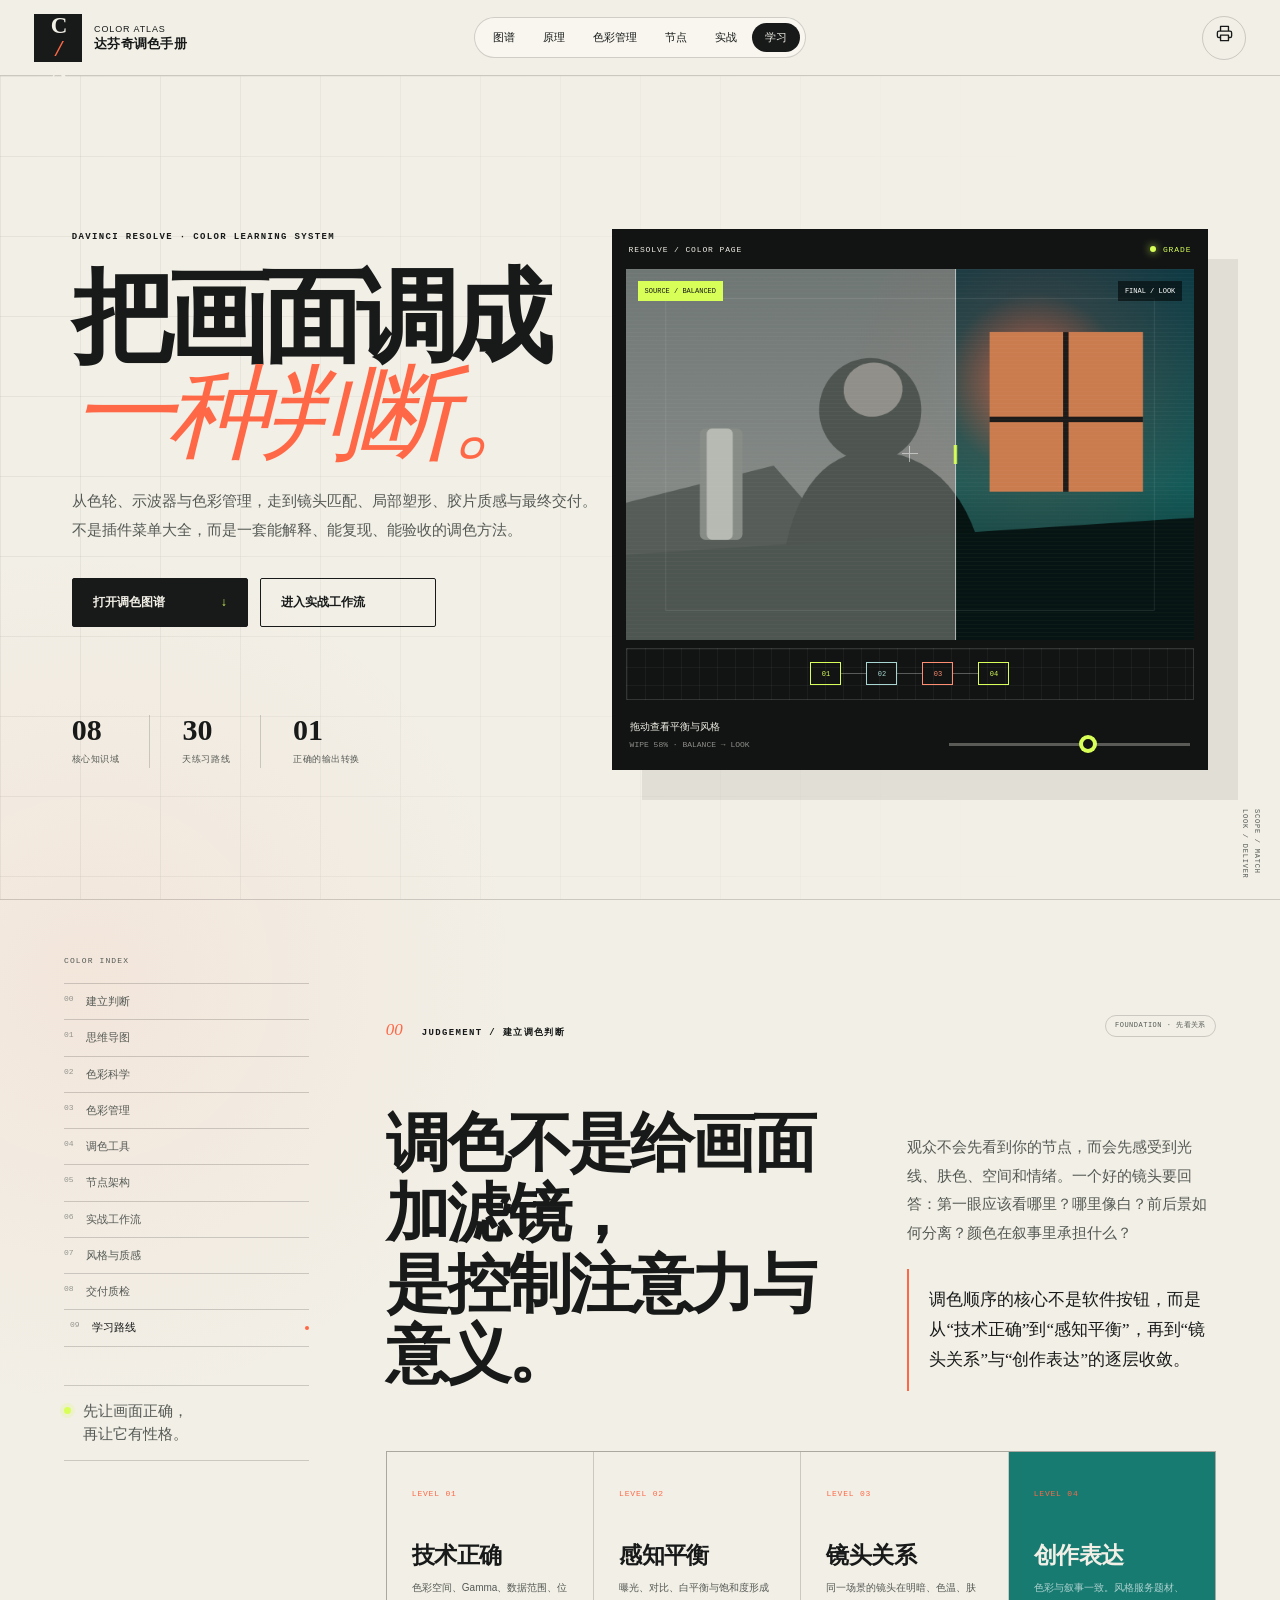
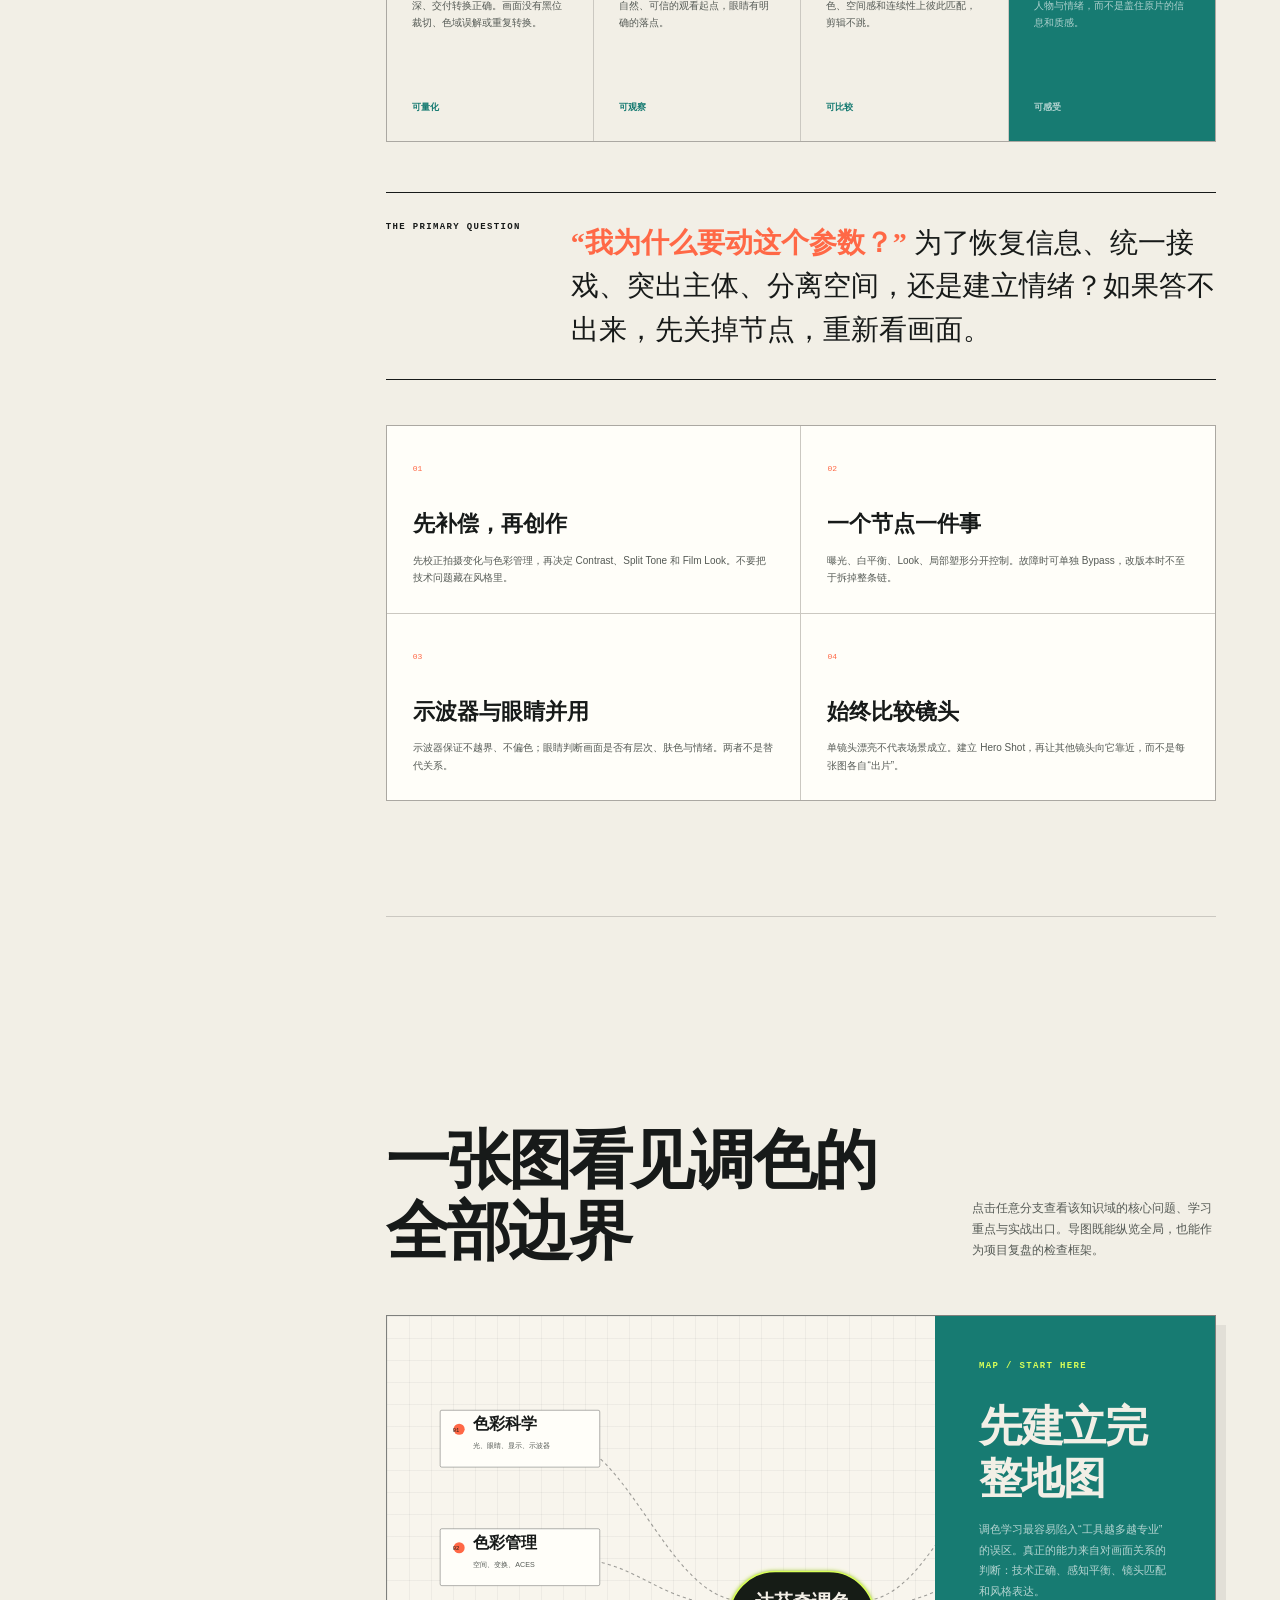
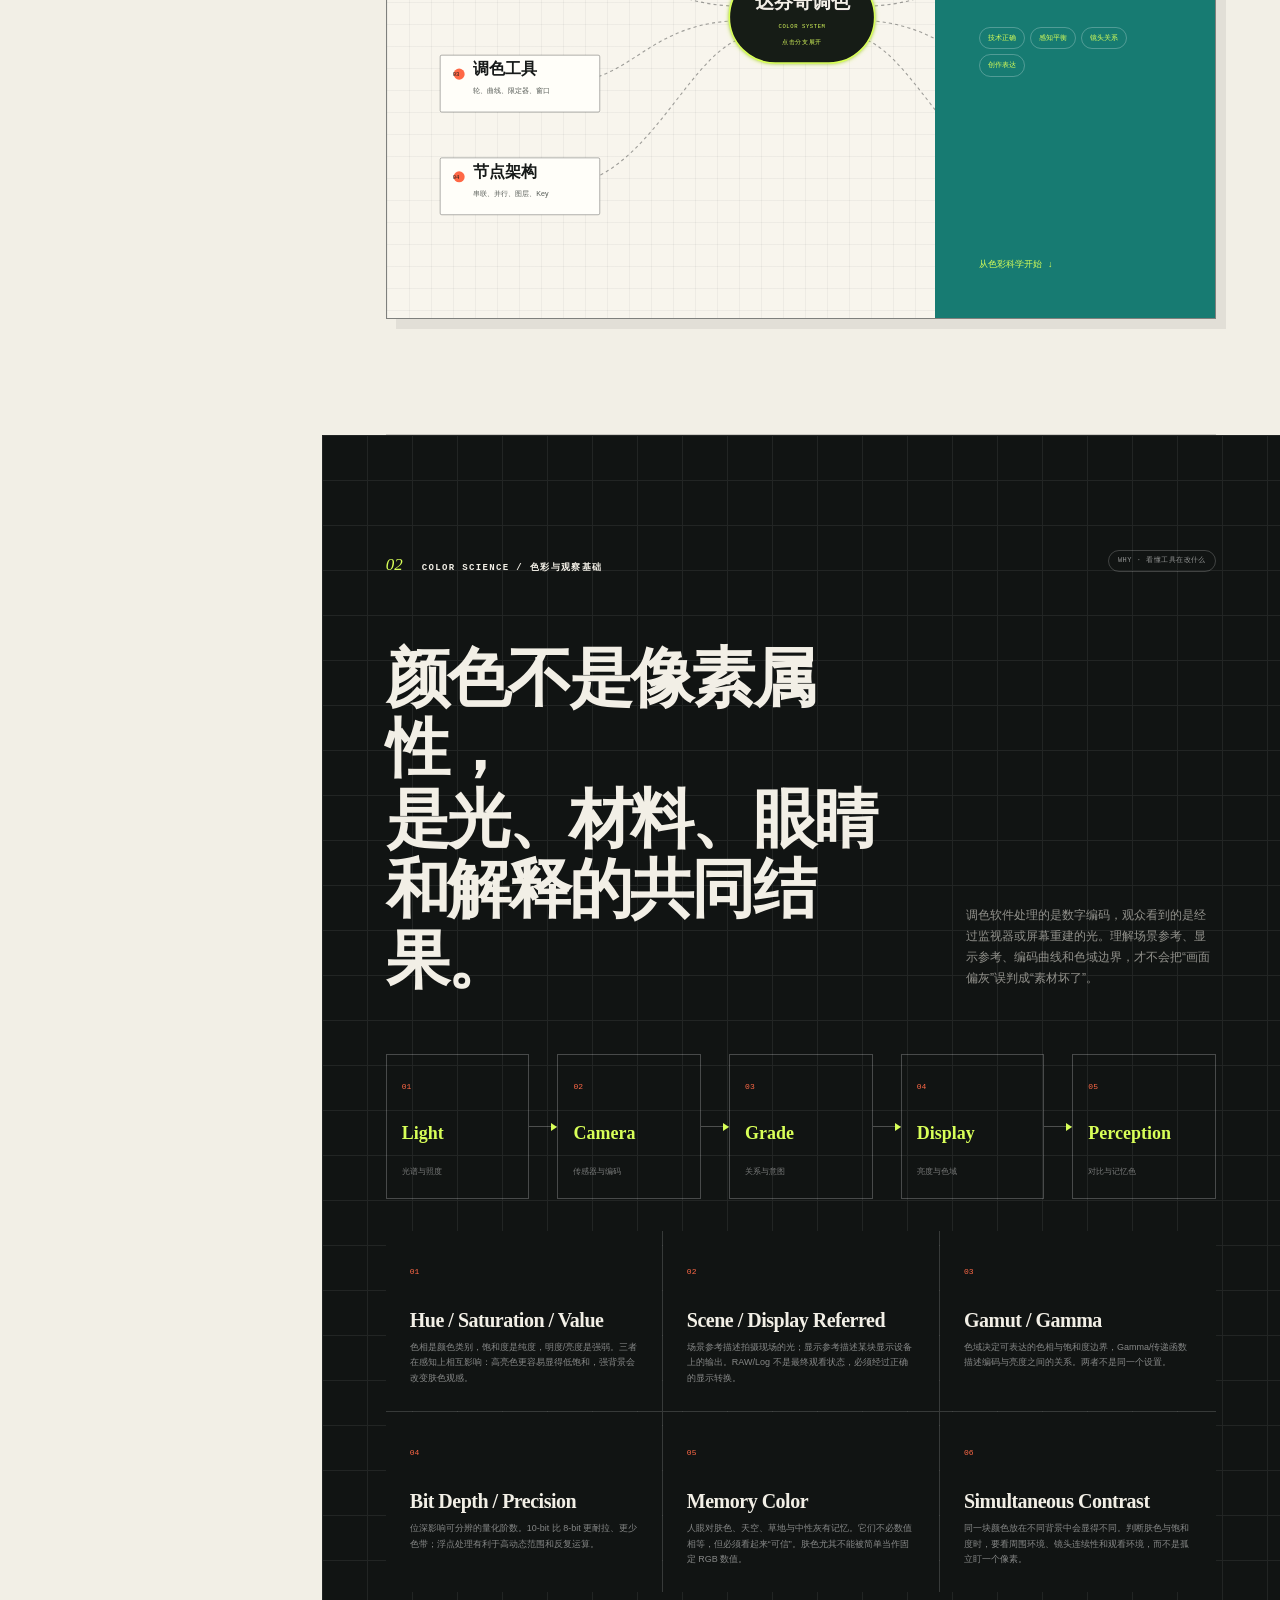
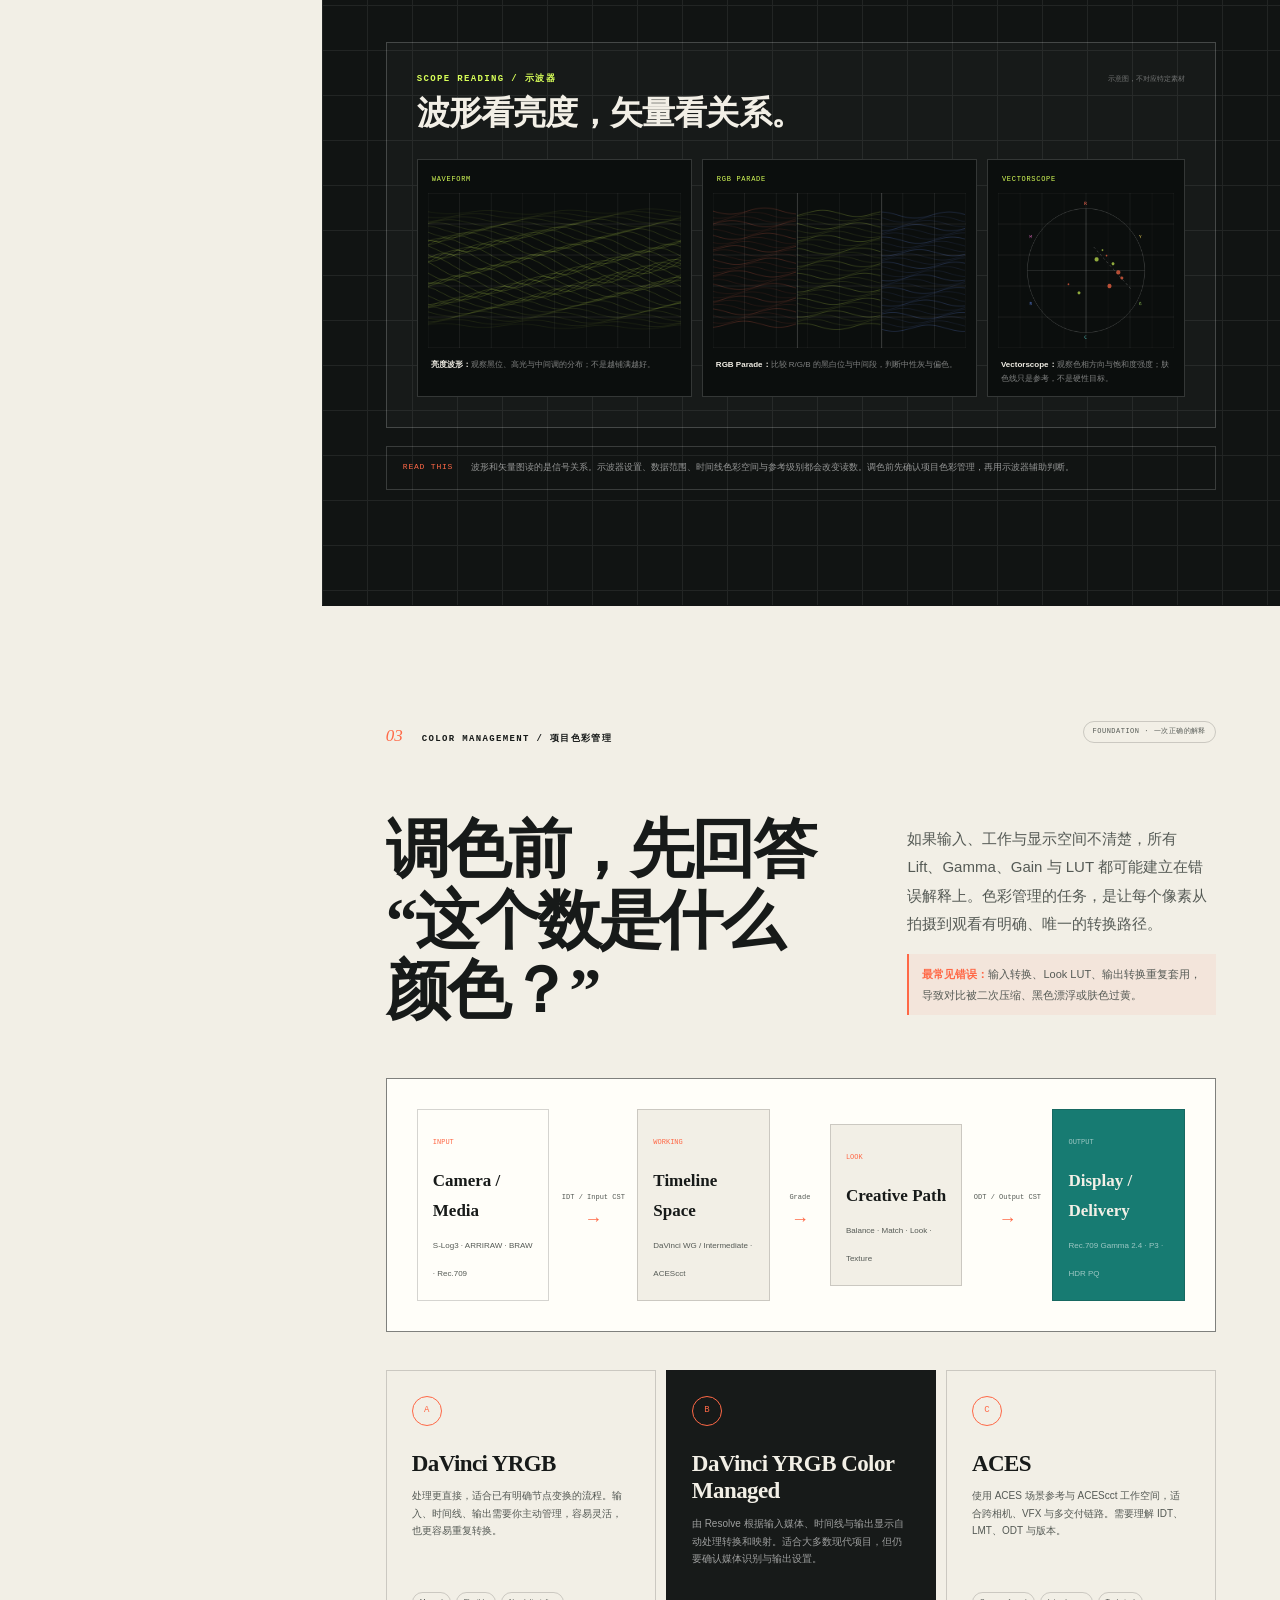
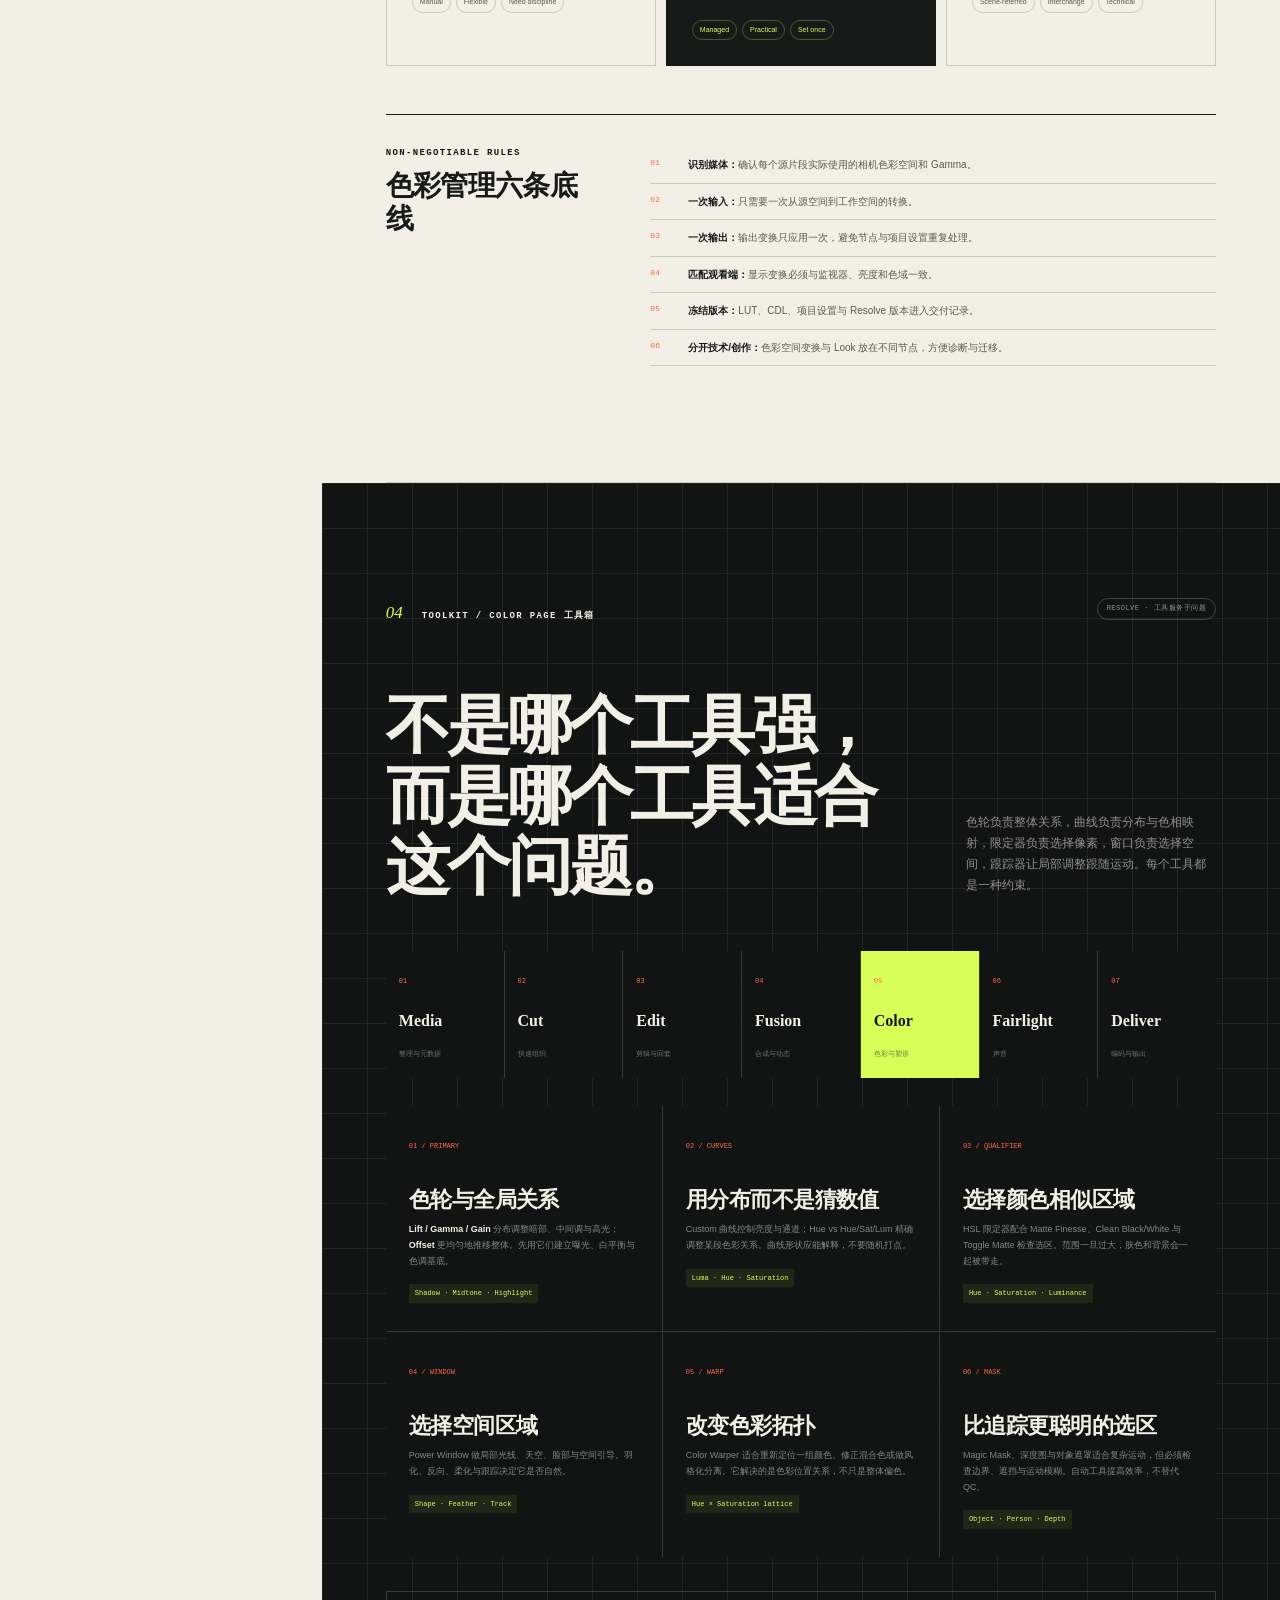
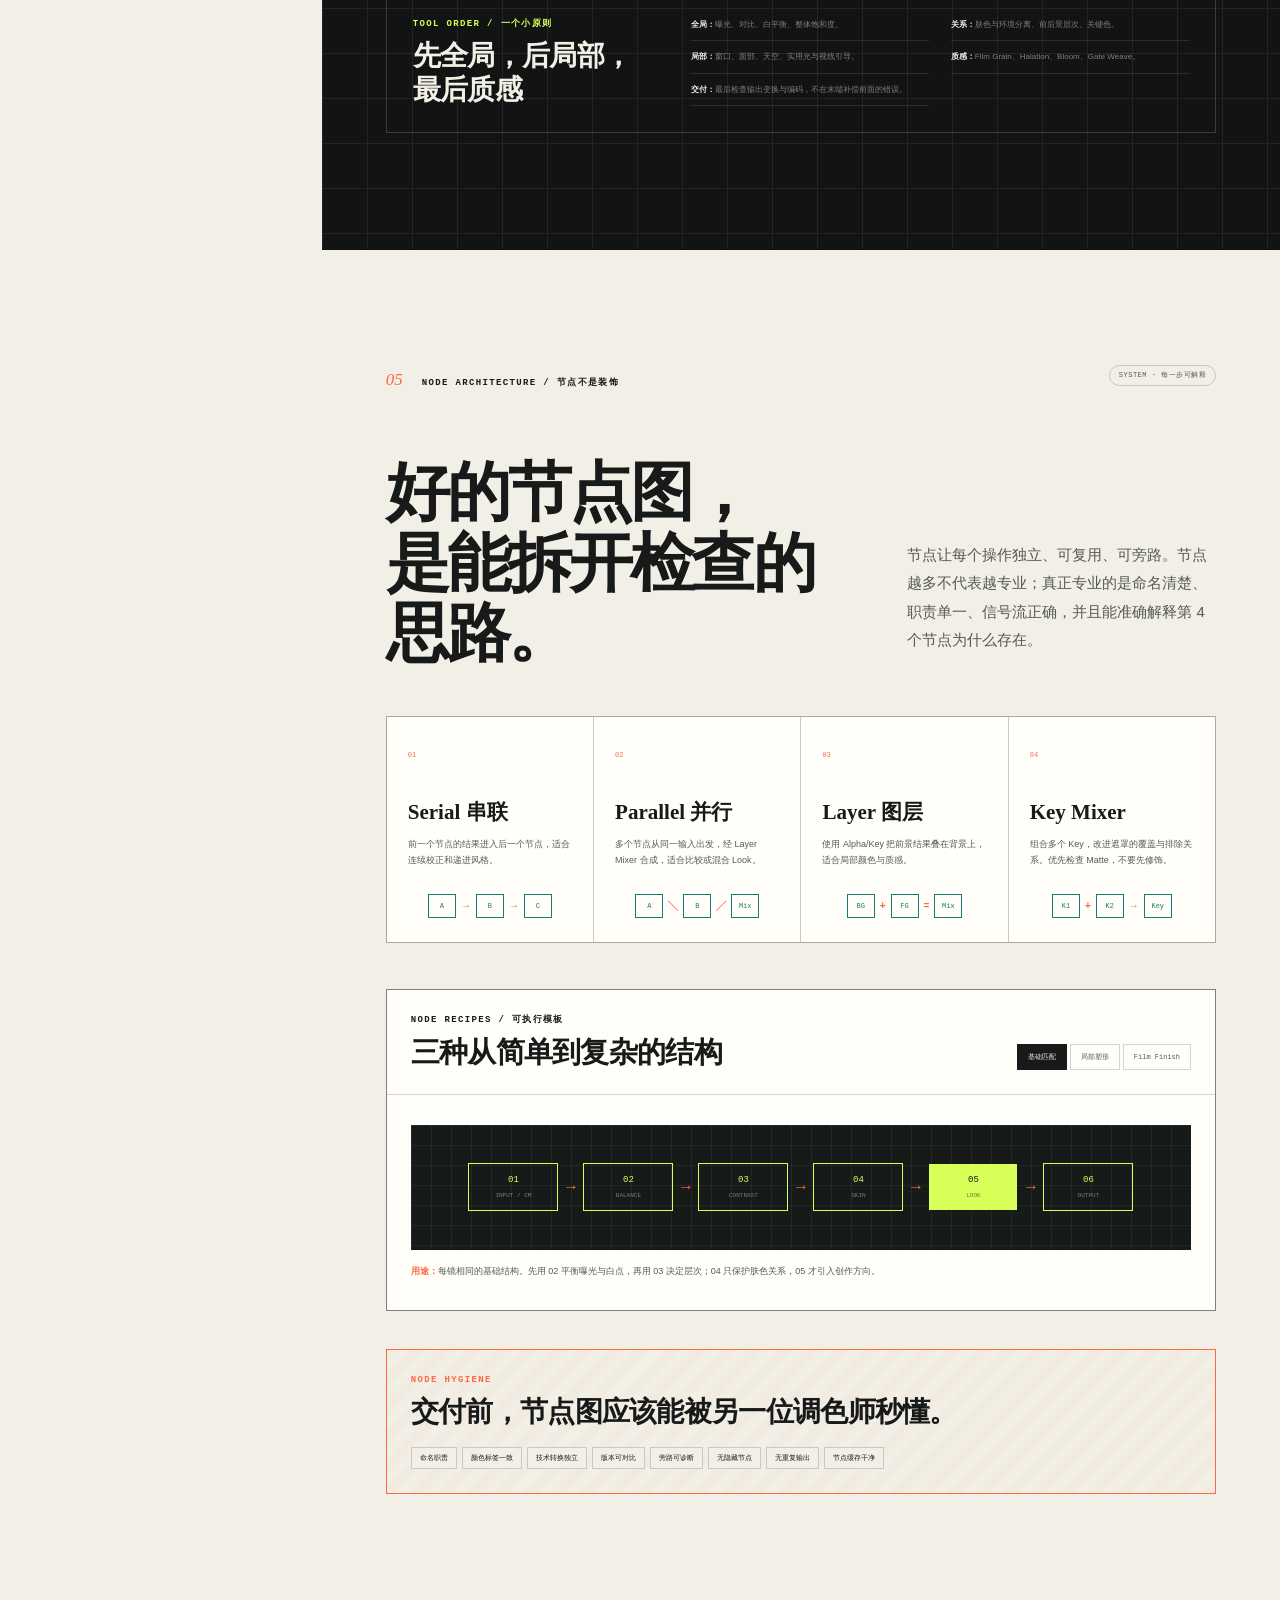
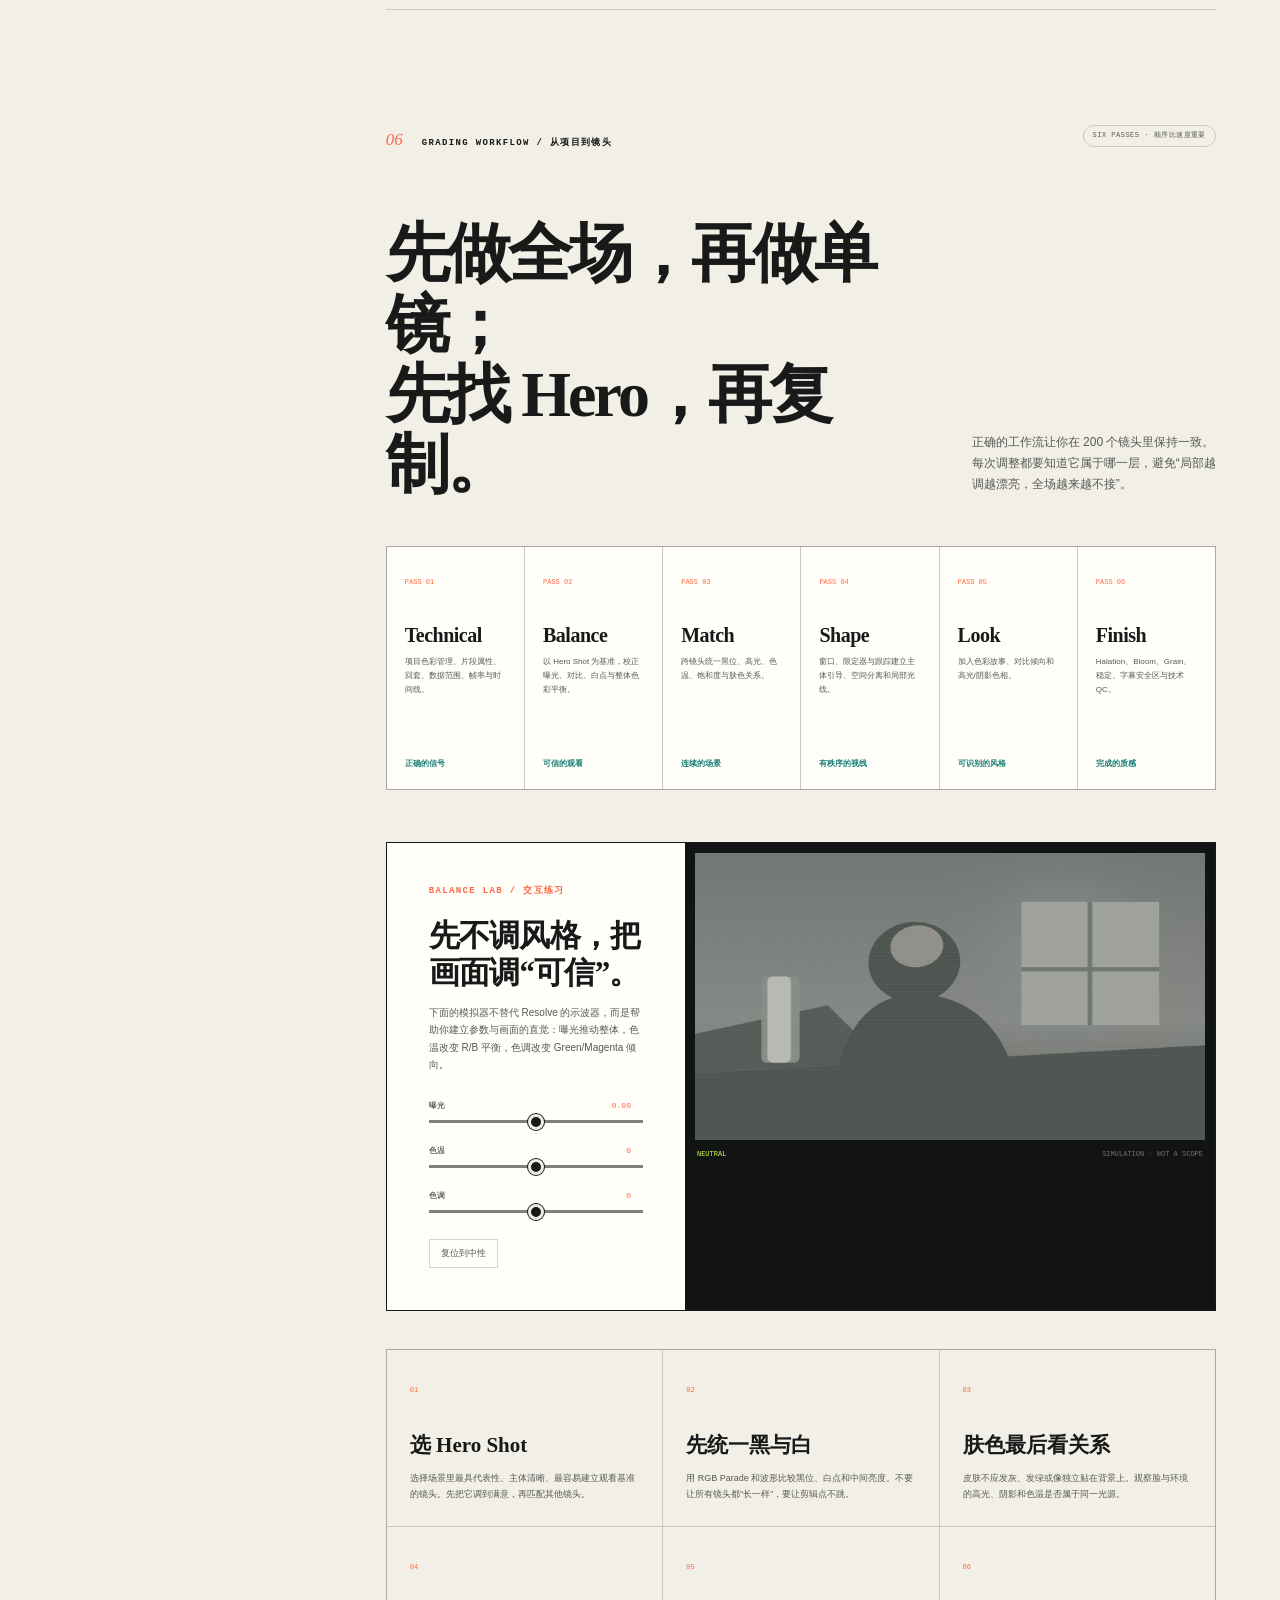
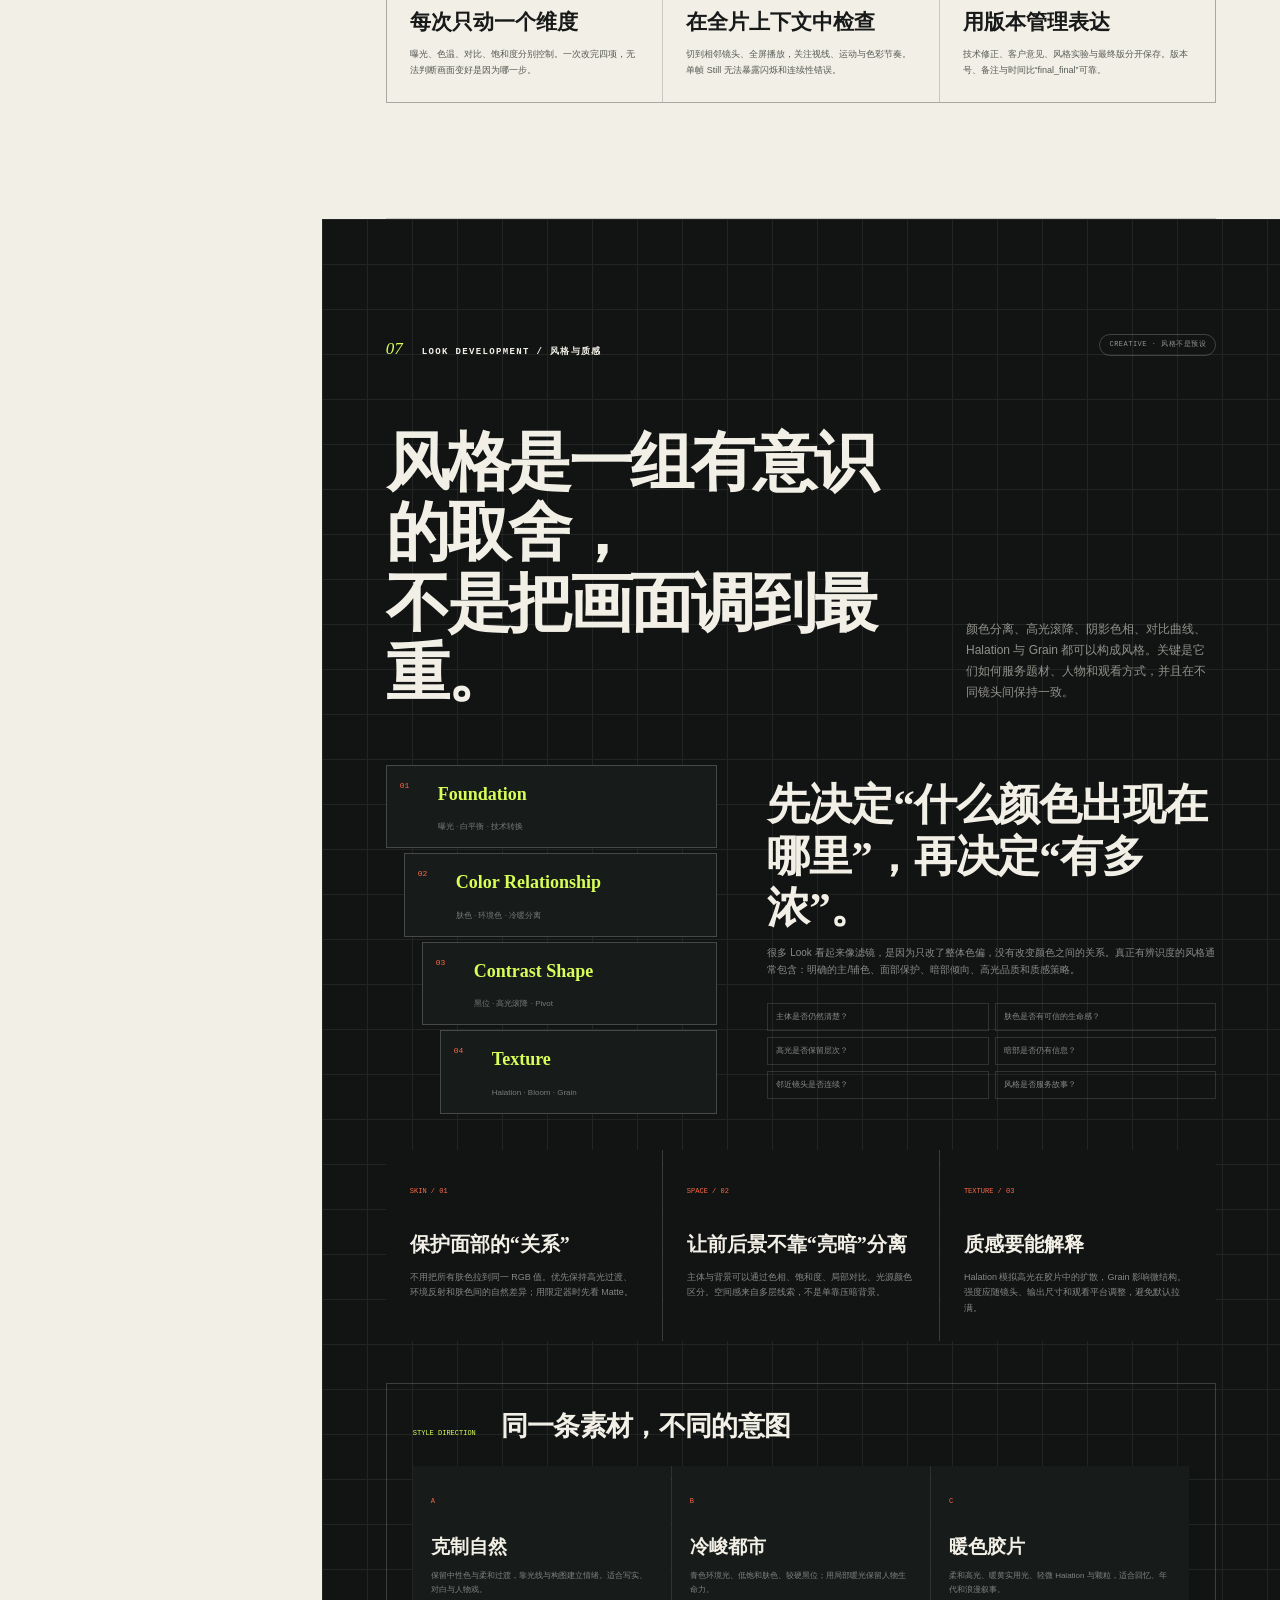
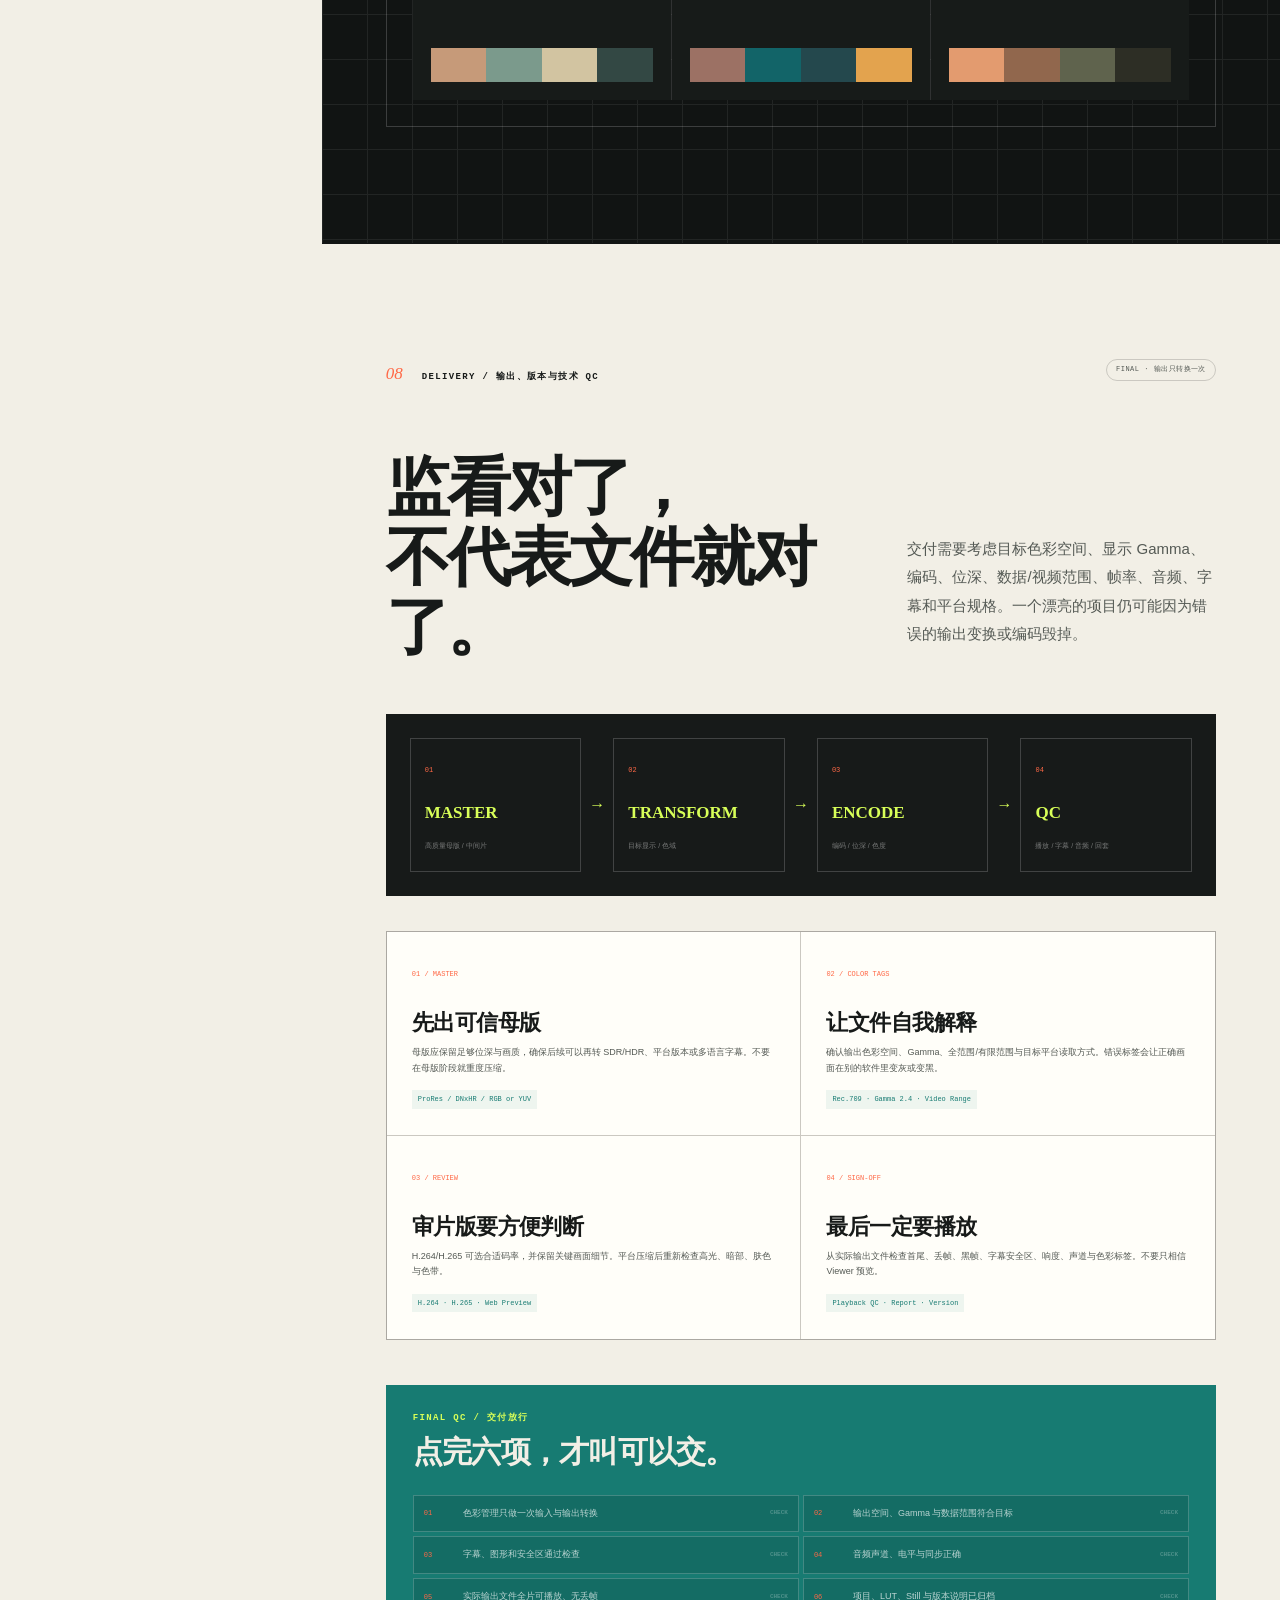
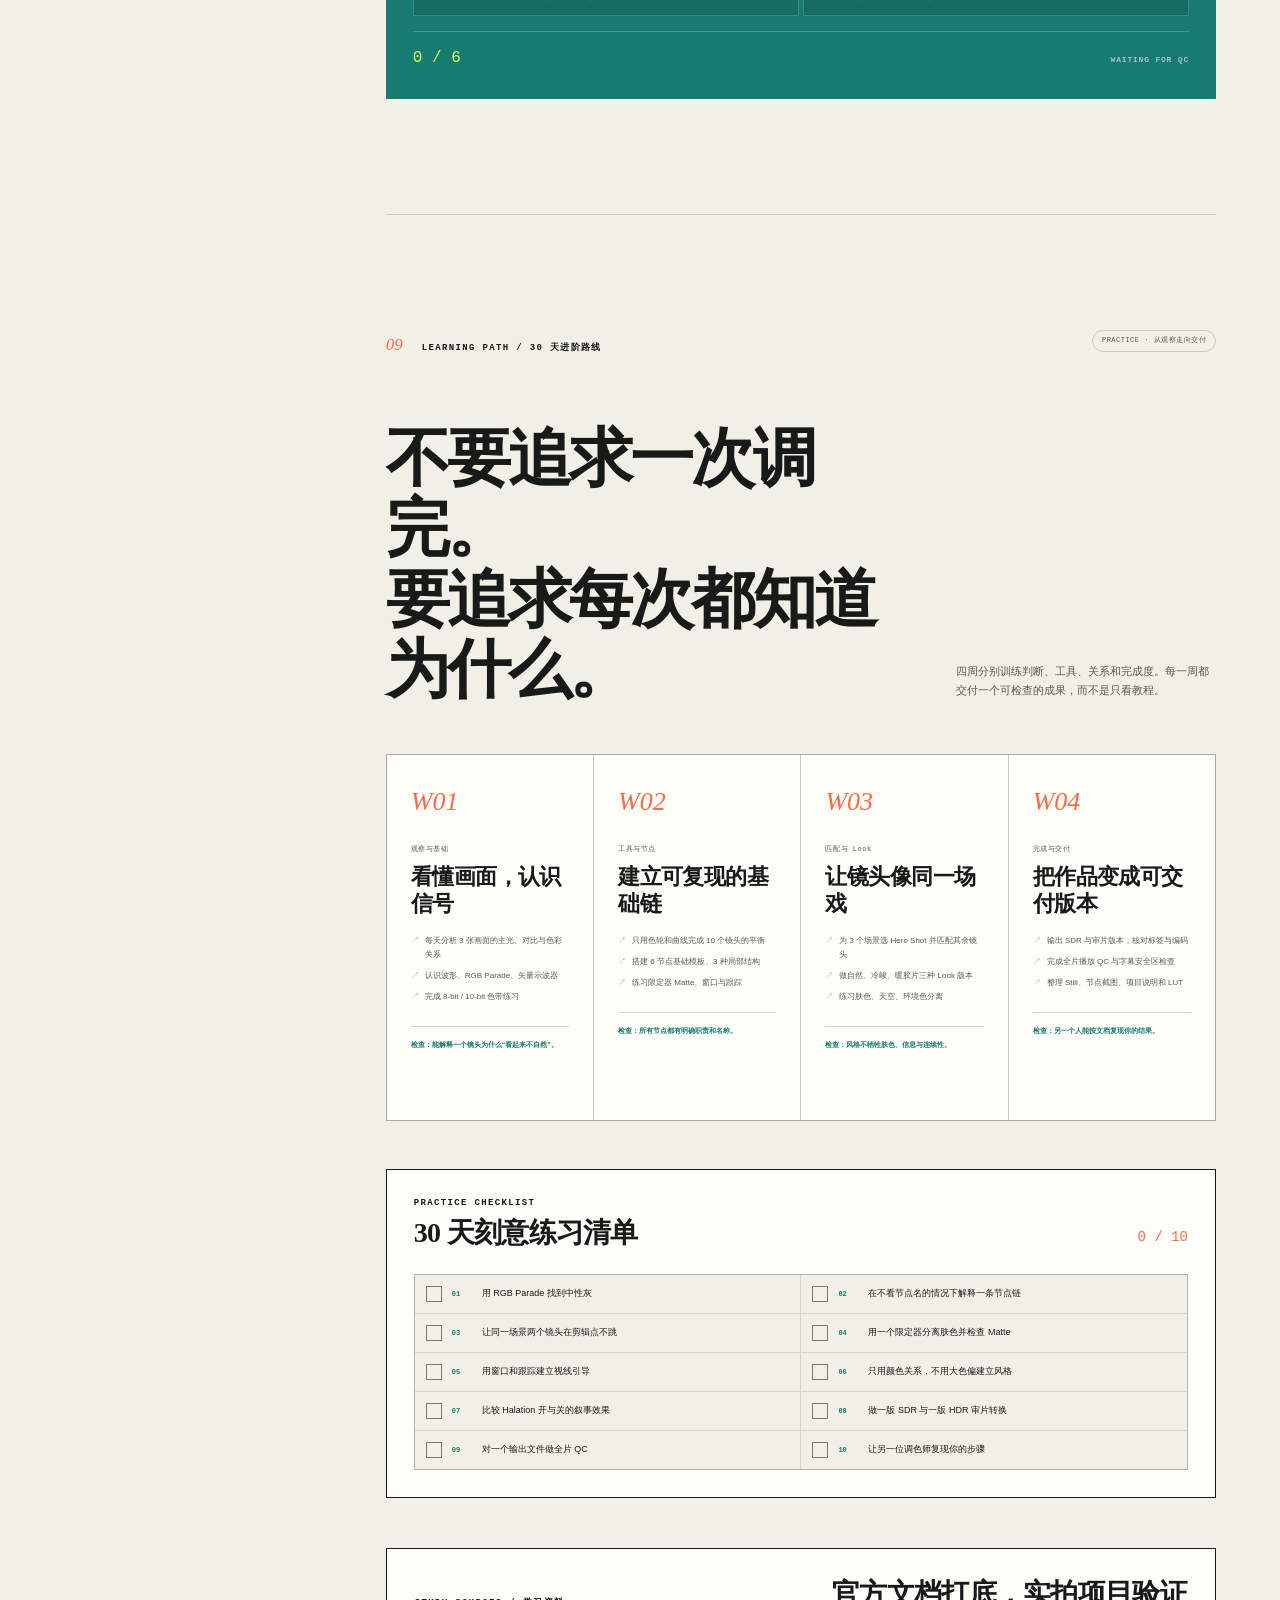
<file: color-basics/index.html>
<!doctype html>
<html lang="zh-CN">
<head>
  <meta charset="utf-8">
  <meta name="viewport" content="width=device-width, initial-scale=1">
  <meta name="description" content="全面、专业、可实践的 DaVinci Resolve 达芬奇调色学习网站，包含思维导图、色彩管理、节点、实战工作流与交付。">
  <title>COLOR ATLAS · 达芬奇调色深度学习手册</title>
  <link rel="stylesheet" href="styles.css">
</head>
<body>
  <a class="skip-link" href="#main">跳到正文</a>
  <div class="reading-progress" aria-hidden="true"><span id="readingBar"></span></div>

  <header class="site-header">
    <a class="brand" href="#top" aria-label="返回首页">
      <span class="brand-mark">C<span>/</span>A</span>
      <span class="brand-copy">Color Atlas<br><b>达芬奇调色手册</b></span>
    </a>
    <nav class="top-nav" aria-label="主导航">
      <a href="#map">图谱</a>
      <a href="#science">原理</a>
      <a href="#management">色彩管理</a>
      <a href="#nodes">节点</a>
      <a href="#workflow">实战</a>
      <a href="#learn">学习</a>
    </nav>
    <button class="icon-button" id="printButton" type="button" aria-label="打印或导出为 PDF" title="打印 / 导出 PDF">
      <svg viewBox="0 0 24 24" aria-hidden="true"><path d="M7 9V3h10v6M7 17H5a2 2 0 0 1-2-2v-4a2 2 0 0 1 2-2h14a2 2 0 0 1 2 2v4a2 2 0 0 1-2 2h-2M7 14h10v7H7z"/></svg>
    </button>
    <button class="menu-button" id="menuButton" type="button" aria-label="打开目录" aria-expanded="false">
      <span></span><span></span>
    </button>
  </header>

  <div class="mobile-menu" id="mobileMenu" aria-hidden="true">
    <span class="eyebrow">COLOR INDEX / 调色目录</span>
    <a href="#role">00 / 建立判断</a>
    <a href="#map">01 / 交互思维导图</a>
    <a href="#science">02 / 色彩科学</a>
    <a href="#management">03 / 色彩管理</a>
    <a href="#tools">04 / 调色工具</a>
    <a href="#nodes">05 / 节点架构</a>
    <a href="#workflow">06 / 实战工作流</a>
    <a href="#looks">07 / 风格与质感</a>
    <a href="#delivery">08 / 交付质检</a>
    <a href="#learn">09 / 学习路线</a>
  </div>

  <main id="main">
    <section class="hero" id="top">
      <div class="hero-grid" aria-hidden="true"></div>
      <div class="hero-copy">
        <div class="eyebrow reveal">DAVINCI RESOLVE · COLOR LEARNING SYSTEM</div>
        <h1 class="reveal">把画面调成<br><em>一种判断。</em></h1>
        <p class="hero-lede">从色轮、示波器与色彩管理，走到镜头匹配、局部塑形、胶片质感与最终交付。不是插件菜单大全，而是一套能解释、能复现、能验收的调色方法。</p>
        <div class="hero-actions reveal">
          <a class="button button-primary" href="#map">打开调色图谱 <span>↓</span></a>
          <a class="button button-ghost" href="#workflow">进入实战工作流</a>
        </div>
        <div class="hero-meta reveal">
          <div><strong>08</strong><span>核心知识域</span></div>
          <div><strong>30</strong><span>天练习路线</span></div>
          <div><strong>01</strong><span>正确的输出转换</span></div>
        </div>
      </div>

      <div class="hero-visual reveal">
        <div class="visual-topline">
          <span>RESOLVE / COLOR PAGE</span>
          <span class="live-dot">GRADE</span>
        </div>
        <div class="viewer-shell">
          <canvas id="gradeCanvas" width="720" height="470" aria-label="原始画面与完成调色画面的连续对比"></canvas>
          <div class="viewer-label left-label">SOURCE / BALANCED</div>
          <div class="viewer-label right-label">FINAL / LOOK</div>
          <div class="viewer-cross"></div>
        </div>
        <div class="mini-node-graph" aria-hidden="true">
          <span class="mini-node n1">01</span><i></i>
          <span class="mini-node n2">02</span><i></i>
          <span class="mini-node n3">03</span><i></i>
          <span class="mini-node n4">04</span>
        </div>
        <div class="hero-control">
          <div>
            <label for="gradeSlider">拖动查看平衡与风格</label>
            <span id="gradeState">LOOK 58% · 中性平衡</span>
          </div>
          <input id="gradeSlider" type="range" min="0" max="100" value="58" aria-label="原始与完成调色对比">
        </div>
      </div>

      <div class="hero-index" aria-hidden="true">SCOPE / MATCH<br>LOOK / DELIVER</div>
    </section>

    <div class="page-shell">
      <aside class="side-rail" aria-label="章节目录">
        <div class="rail-sticky">
          <p class="rail-label">COLOR INDEX</p>
          <nav id="railNav">
            <a href="#role"><span>00</span>建立判断</a>
            <a href="#map"><span>01</span>思维导图</a>
            <a href="#science"><span>02</span>色彩科学</a>
            <a href="#management"><span>03</span>色彩管理</a>
            <a href="#tools"><span>04</span>调色工具</a>
            <a href="#nodes"><span>05</span>节点架构</a>
            <a href="#workflow"><span>06</span>实战工作流</a>
            <a href="#looks"><span>07</span>风格与质感</a>
            <a href="#delivery"><span>08</span>交付质检</a>
            <a href="#learn"><span>09</span>学习路线</a>
          </nav>
          <div class="rail-note">
            <span class="status-light"></span>
            <p>先让画面正确，<br>再让它有性格。</p>
          </div>
        </div>
      </aside>

      <div class="content">
        <section class="chapter" id="role">
          <div class="chapter-head reveal">
            <div><span class="chapter-no">00</span><span class="eyebrow">JUDGEMENT / 建立调色判断</span></div>
            <span class="time-chip">FOUNDATION · 先看关系</span>
          </div>
          <div class="intro-grid">
            <div class="intro-heading reveal">
              <h2>调色不是给画面加滤镜，<br>是控制注意力与意义。</h2>
            </div>
            <div class="intro-copy reveal">
              <p>观众不会先看到你的节点，而会先感受到光线、肤色、空间和情绪。一个好的镜头要回答：第一眼应该看哪里？哪里像白？前后景如何分离？颜色在叙事里承担什么？</p>
              <blockquote>调色顺序的核心不是软件按钮，而是从“技术正确”到“感知平衡”，再到“镜头关系”与“创作表达”的逐层收敛。</blockquote>
            </div>
          </div>

          <div class="level-stack reveal">
            <article class="level-card l1"><span>LEVEL 01</span><h3>技术正确</h3><p>色彩空间、Gamma、数据范围、位深、交付转换正确。画面没有黑位裁切、色域误解或重复转换。</p><b>可量化</b></article>
            <article class="level-card l2"><span>LEVEL 02</span><h3>感知平衡</h3><p>曝光、对比、白平衡与饱和度形成自然、可信的观看起点，眼睛有明确的落点。</p><b>可观察</b></article>
            <article class="level-card l3"><span>LEVEL 03</span><h3>镜头关系</h3><p>同一场景的镜头在明暗、色温、肤色、空间感和连续性上彼此匹配，剪辑不跳。</p><b>可比较</b></article>
            <article class="level-card l4"><span>LEVEL 04</span><h3>创作表达</h3><p>色彩与叙事一致。风格服务题材、人物与情绪，而不是盖住原片的信息和质感。</p><b>可感受</b></article>
          </div>

          <div class="definition-strip reveal">
            <span class="eyebrow">THE PRIMARY QUESTION</span>
            <p><strong>“我为什么要动这个参数？”</strong> 为了恢复信息、统一接戏、突出主体、分离空间，还是建立情绪？如果答不出来，先关掉节点，重新看画面。</p>
          </div>

          <div class="principle-grid">
            <article class="principle-card reveal"><span>01</span><h4>先补偿，再创作</h4><p>先校正拍摄变化与色彩管理，再决定 Contrast、Split Tone 和 Film Look。不要把技术问题藏在风格里。</p></article>
            <article class="principle-card reveal"><span>02</span><h4>一个节点一件事</h4><p>曝光、白平衡、Look、局部塑形分开控制。故障时可单独 Bypass，改版本时不至于拆掉整条链。</p></article>
            <article class="principle-card reveal"><span>03</span><h4>示波器与眼睛并用</h4><p>示波器保证不越界、不偏色；眼睛判断画面是否有层次、肤色与情绪。两者不是替代关系。</p></article>
            <article class="principle-card reveal"><span>04</span><h4>始终比较镜头</h4><p>单镜头漂亮不代表场景成立。建立 Hero Shot，再让其他镜头向它靠近，而不是每张图各自“出片”。</p></article>
          </div>
        </section>

        <section class="chapter" id="map">
          <div class="chapter-head reveal">
            <div><span class="chapter-no">01</span><span class="eyebrow">INTERACTIVE MIND MAP / 调色知识图谱</span></div>
            <button class="reset-button" id="downloadMindMap" type="button">下载 SVG 导图</button>
          </div>
          <div class="chapter-title-row reveal">
            <h2>一张图看见调色的全部边界</h2>
            <p>点击任意分支查看该知识域的核心问题、学习重点与实战出口。导图既能纵览全局，也能作为项目复盘的检查框架。</p>
          </div>

          <div class="mind-layout reveal">
            <div class="mind-map-scroll">
              <svg id="mindMap" class="mind-map" viewBox="0 0 1000 700" role="img" aria-labelledby="mindMapTitle mindMapDesc">
                <title id="mindMapTitle">达芬奇调色学习思维导图</title>
                <desc id="mindMapDesc">中心为达芬奇调色，分为色彩科学、色彩管理、调色工具、节点架构、镜头匹配、风格创造、交付质检和学习路线八个分支。</desc>
                <defs>
                  <filter id="glow">
                    <feGaussianBlur stdDeviation="3" result="blur"/>
                    <feMerge><feMergeNode in="blur"/><feMergeNode in="SourceGraphic"/></feMerge>
                  </filter>
                </defs>
                <g class="map-paths">
                  <path d="M424 335 C330 335 280 130 190 130"/>
                  <path d="M424 342 C310 342 300 280 190 280"/>
                  <path d="M430 360 C300 360 290 440 190 440"/>
                  <path d="M440 380 C360 380 310 570 190 570"/>
                  <path d="M576 335 C670 335 710 130 810 130"/>
                  <path d="M576 342 C690 342 700 280 810 280"/>
                  <path d="M570 360 C690 360 710 440 810 440"/>
                  <path d="M560 380 C640 380 690 570 810 570"/>
                </g>

                <g class="mind-branch" data-mind="science" tabindex="0" role="button" aria-label="色彩科学">
                  <rect x="42" y="94" width="202" height="72" rx="2"/>
                  <circle cx="66" cy="118" r="7"/>
                  <text class="mind-num" x="62" y="121">01</text>
                  <text class="mind-title" x="84" y="118">色彩科学</text>
                  <text class="mind-sub" x="84" y="142">光、眼睛、显示、示波器</text>
                </g>
                <g class="mind-branch" data-mind="management" tabindex="0" role="button" aria-label="色彩管理">
                  <rect x="42" y="244" width="202" height="72" rx="2"/>
                  <circle cx="66" cy="268" r="7"/>
                  <text class="mind-num" x="62" y="271">02</text>
                  <text class="mind-title" x="84" y="268">色彩管理</text>
                  <text class="mind-sub" x="84" y="292">空间、变换、ACES</text>
                </g>
                <g class="mind-branch" data-mind="tools" tabindex="0" role="button" aria-label="调色工具">
                  <rect x="42" y="404" width="202" height="72" rx="2"/>
                  <circle cx="66" cy="428" r="7"/>
                  <text class="mind-num" x="62" y="431">03</text>
                  <text class="mind-title" x="84" y="428">调色工具</text>
                  <text class="mind-sub" x="84" y="452">轮、曲线、限定器、窗口</text>
                </g>
                <g class="mind-branch" data-mind="nodes" tabindex="0" role="button" aria-label="节点架构">
                  <rect x="42" y="534" width="202" height="72" rx="2"/>
                  <circle cx="66" cy="558" r="7"/>
                  <text class="mind-num" x="62" y="561">04</text>
                  <text class="mind-title" x="84" y="558">节点架构</text>
                  <text class="mind-sub" x="84" y="582">串联、并行、图层、Key</text>
                </g>
                <g class="mind-branch" data-mind="match" tabindex="0" role="button" aria-label="镜头匹配">
                  <rect x="756" y="94" width="202" height="72" rx="2"/>
                  <circle cx="780" cy="118" r="7"/>
                  <text class="mind-num" x="776" y="121">05</text>
                  <text class="mind-title" x="798" y="118">镜头匹配</text>
                  <text class="mind-sub" x="798" y="142">Hero、连续性、肤色</text>
                </g>
                <g class="mind-branch" data-mind="look" tabindex="0" role="button" aria-label="风格创造">
                  <rect x="756" y="244" width="202" height="72" rx="2"/>
                  <circle cx="780" cy="268" r="7"/>
                  <text class="mind-num" x="776" y="271">06</text>
                  <text class="mind-title" x="798" y="268">风格创造</text>
                  <text class="mind-sub" x="798" y="292">对比、色相、质感</text>
                </g>
                <g class="mind-branch" data-mind="delivery" tabindex="0" role="button" aria-label="交付质检">
                  <rect x="756" y="404" width="202" height="72" rx="2"/>
                  <circle cx="780" cy="428" r="7"/>
                  <text class="mind-num" x="776" y="431">07</text>
                  <text class="mind-title" x="798" y="428">交付质检</text>
                  <text class="mind-sub" x="798" y="452">输出变换、编码、QC</text>
                </g>
                <g class="mind-branch" data-mind="learn" tabindex="0" role="button" aria-label="学习路线">
                  <rect x="756" y="534" width="202" height="72" rx="2"/>
                  <circle cx="780" cy="558" r="7"/>
                  <text class="mind-num" x="776" y="561">08</text>
                  <text class="mind-title" x="798" y="558">学习路线</text>
                  <text class="mind-sub" x="798" y="582">观察、复现、创作、交付</text>
                </g>

                <g class="mind-center" filter="url(#glow)">
                  <rect x="408" y="298" width="184" height="116" rx="58"/>
                  <text x="500" y="344">达芬奇调色</text>
                  <text class="center-sub" x="500" y="370">COLOR SYSTEM</text>
                  <text class="center-sub" x="500" y="390">点击分支展开</text>
                </g>
              </svg>
            </div>
            <aside class="mind-detail" id="mindDetail" aria-live="polite">
              <span class="eyebrow" id="mindKicker">MAP / START HERE</span>
              <h3 id="mindTitle">先建立完整地图</h3>
              <p id="mindText">调色学习最容易陷入“工具越多越专业”的误区。真正的能力来自对画面关系的判断：技术正确、感知平衡、镜头匹配和风格表达。</p>
              <div class="mind-keywords" id="mindKeywords"><span>技术正确</span><span>感知平衡</span><span>镜头关系</span><span>创作表达</span></div>
              <a class="mind-link" id="mindLink" href="#science">从色彩科学开始 ↓</a>
            </aside>
          </div>
        </section>

        <section class="chapter chapter-dark" id="science">
          <div class="chapter-head reveal">
            <div><span class="chapter-no">02</span><span class="eyebrow">COLOR SCIENCE / 色彩与观察基础</span></div>
            <span class="time-chip">WHY · 看懂工具在改什么</span>
          </div>
          <div class="dark-title reveal">
            <h2>颜色不是像素属性，<br>是光、材料、眼睛和解释的共同结果。</h2>
            <p>调色软件处理的是数字编码，观众看到的是经过监视器或屏幕重建的光。理解场景参考、显示参考、编码曲线和色域边界，才不会把“画面偏灰”误判成“素材坏了”。</p>
          </div>

          <div class="science-flow reveal">
            <div class="science-node"><span>01</span><b>Light</b><small>光谱与照度</small></div>
            <i></i>
            <div class="science-node"><span>02</span><b>Camera</b><small>传感器与编码</small></div>
            <i></i>
            <div class="science-node"><span>03</span><b>Grade</b><small>关系与意图</small></div>
            <i></i>
            <div class="science-node"><span>04</span><b>Display</b><small>亮度与色域</small></div>
            <i></i>
            <div class="science-node"><span>05</span><b>Perception</b><small>对比与记忆色</small></div>
          </div>

          <div class="concept-grid">
            <article class="concept-card reveal"><span>01</span><h3>Hue / Saturation / Value</h3><p>色相是颜色类别，饱和度是纯度，明度/亮度是强弱。三者在感知上相互影响：高亮色更容易显得低饱和，强背景会改变肤色观感。</p></article>
            <article class="concept-card reveal"><span>02</span><h3>Scene / Display Referred</h3><p>场景参考描述拍摄现场的光；显示参考描述某块显示设备上的输出。RAW/Log 不是最终观看状态，必须经过正确的显示转换。</p></article>
            <article class="concept-card reveal"><span>03</span><h3>Gamut / Gamma</h3><p>色域决定可表达的色相与饱和度边界，Gamma/传递函数描述编码与亮度之间的关系。两者不是同一个设置。</p></article>
            <article class="concept-card reveal"><span>04</span><h3>Bit Depth / Precision</h3><p>位深影响可分辨的量化阶数。10-bit 比 8-bit 更耐拉、更少色带；浮点处理有利于高动态范围和反复运算。</p></article>
            <article class="concept-card reveal"><span>05</span><h3>Memory Color</h3><p>人眼对肤色、天空、草地与中性灰有记忆。它们不必数值相等，但必须看起来“可信”。肤色尤其不能被简单当作固定 RGB 数值。</p></article>
            <article class="concept-card reveal"><span>06</span><h3>Simultaneous Contrast</h3><p>同一块颜色放在不同背景中会显得不同。判断肤色与饱和度时，要看周围环境、镜头连续性和观看环境，而不是孤立盯一个像素。</p></article>
          </div>

          <div class="scope-lab reveal">
            <div class="scope-title">
              <div><span class="eyebrow">SCOPE READING / 示波器</span><h3>波形看亮度，矢量看关系。</h3></div>
              <span class="diagram-hint">示意图，不对应特定素材</span>
            </div>
            <div class="scope-grid">
              <div class="scope-card">
                <span class="scope-label">WAVEFORM</span>
                <canvas id="scienceWave" width="420" height="190" aria-label="亮度波形示意图"></canvas>
                <p><b>亮度波形：</b>观察黑位、高光与中间调的分布；不是越铺满越好。</p>
              </div>
              <div class="scope-card">
                <span class="scope-label">RGB PARADE</span>
                <canvas id="scienceParade" width="420" height="190" aria-label="RGB 分量波形示意图"></canvas>
                <p><b>RGB Parade：</b>比较 R/G/B 的黑白位与中间段，判断中性灰与偏色。</p>
              </div>
              <div class="scope-card vector-card">
                <span class="scope-label">VECTORSCOPE</span>
                <canvas id="scienceVector" width="300" height="250" aria-label="矢量示波器示意图"></canvas>
                <p><b>Vectorscope：</b>观察色相方向与饱和度强度；肤色线只是参考，不是硬性目标。</p>
              </div>
            </div>
          </div>

          <div class="formula-note reveal">
            <span>READ THIS</span>
            <p>波形和矢量图读的是信号关系。示波器设置、数据范围、时间线色彩空间与参考级别都会改变读数。调色前先确认项目色彩管理，再用示波器辅助判断。</p>
          </div>
        </section>

        <section class="chapter" id="management">
          <div class="chapter-head reveal">
            <div><span class="chapter-no">03</span><span class="eyebrow">COLOR MANAGEMENT / 项目色彩管理</span></div>
            <span class="time-chip">FOUNDATION · 一次正确的解释</span>
          </div>
          <div class="two-col-title reveal">
            <h2>调色前，先回答<br>“这个数是什么颜色？”</h2>
            <div>
              <p class="lead">如果输入、工作与显示空间不清楚，所有 Lift、Gamma、Gain 与 LUT 都可能建立在错误解释上。色彩管理的任务，是让每个像素从拍摄到观看有明确、唯一的转换路径。</p>
              <p class="warning-inline"><b>最常见错误：</b>输入转换、Look LUT、输出转换重复套用，导致对比被二次压缩、黑色漂浮或肤色过黄。</p>
            </div>
          </div>

          <div class="cm-pipeline reveal">
            <div class="cm-node source"><span>INPUT</span><b>Camera / Media</b><small>S-Log3 · ARRIRAW · BRAW · Rec.709</small></div>
            <div class="cm-connector">IDT / Input CST</div>
            <div class="cm-node working"><span>WORKING</span><b>Timeline Space</b><small>DaVinci WG / Intermediate · ACEScct</small></div>
            <div class="cm-connector">Grade</div>
            <div class="cm-node working"><span>LOOK</span><b>Creative Path</b><small>Balance · Match · Look · Texture</small></div>
            <div class="cm-connector">ODT / Output CST</div>
            <div class="cm-node output"><span>OUTPUT</span><b>Display / Delivery</b><small>Rec.709 Gamma 2.4 · P3 · HDR PQ</small></div>
          </div>

          <div class="mode-comparison">
            <article class="mode-card reveal"><span class="mode-code">A</span><h3>DaVinci YRGB</h3><p>处理更直接，适合已有明确节点变换的流程。输入、时间线、输出需要你主动管理，容易灵活，也更容易重复转换。</p><div class="tag-row"><span>Manual</span><span>Flexible</span><span>Need discipline</span></div></article>
            <article class="mode-card reveal featured"><span class="mode-code">B</span><h3>DaVinci YRGB Color Managed</h3><p>由 Resolve 根据输入媒体、时间线与输出显示自动处理转换和映射。适合大多数现代项目，但仍要确认媒体识别与输出设置。</p><div class="tag-row"><span>Managed</span><span>Practical</span><span>Set once</span></div></article>
            <article class="mode-card reveal"><span class="mode-code">C</span><h3>ACES</h3><p>使用 ACES 场景参考与 ACEScct 工作空间，适合跨相机、VFX 与多交付链路。需要理解 IDT、LMT、ODT 与版本。</p><div class="tag-row"><span>Scene-referred</span><span>Interchange</span><span>Technical</span></div></article>
          </div>

          <div class="management-rules reveal">
            <div class="rules-title"><span class="eyebrow">NON-NEGOTIABLE RULES</span><h3>色彩管理六条底线</h3></div>
            <ol>
              <li><b>识别媒体：</b>确认每个源片段实际使用的相机色彩空间和 Gamma。</li>
              <li><b>一次输入：</b>只需要一次从源空间到工作空间的转换。</li>
              <li><b>一次输出：</b>输出变换只应用一次，避免节点与项目设置重复处理。</li>
              <li><b>匹配观看端：</b>显示变换必须与监视器、亮度和色域一致。</li>
              <li><b>冻结版本：</b>LUT、CDL、项目设置与 Resolve 版本进入交付记录。</li>
              <li><b>分开技术/创作：</b>色彩空间变换与 Look 放在不同节点，方便诊断与迁移。</li>
            </ol>
          </div>
        </section>

        <section class="chapter chapter-dark" id="tools">
          <div class="chapter-head reveal">
            <div><span class="chapter-no">04</span><span class="eyebrow">TOOLKIT / Color Page 工具箱</span></div>
            <span class="time-chip">RESOLVE · 工具服务于问题</span>
          </div>
          <div class="dark-title reveal">
            <h2>不是哪个工具强，<br>而是哪个工具适合这个问题。</h2>
            <p>色轮负责整体关系，曲线负责分布与色相映射，限定器负责选择像素，窗口负责选择空间，跟踪器让局部调整跟随运动。每个工具都是一种约束。</p>
          </div>

          <div class="page-strip reveal">
            <div><span>01</span><b>Media</b><small>整理与元数据</small></div>
            <div><span>02</span><b>Cut</b><small>快速组织</small></div>
            <div><span>03</span><b>Edit</b><small>剪辑与回套</small></div>
            <div><span>04</span><b>Fusion</b><small>合成与动态</small></div>
            <div class="active"><span>05</span><b>Color</b><small>色彩与塑形</small></div>
            <div><span>06</span><b>Fairlight</b><small>声音</small></div>
            <div><span>07</span><b>Deliver</b><small>编码与输出</small></div>
          </div>

          <div class="tool-matrix">
            <article class="tool-card reveal"><span>01 / PRIMARY</span><h3>色轮与全局关系</h3><p><b>Lift / Gamma / Gain</b> 分布调整暗部、中间调与高光；<b>Offset</b> 更均匀地推移整体。先用它们建立曝光、白平衡与色调基底。</p><code>Shadow · Midtone · Highlight</code></article>
            <article class="tool-card reveal"><span>02 / CURVES</span><h3>用分布而不是猜数值</h3><p>Custom 曲线控制亮度与通道；Hue vs Hue/Sat/Lum 精确调整某段色彩关系。曲线形状应能解释，不要随机打点。</p><code>Luma · Hue · Saturation</code></article>
            <article class="tool-card reveal"><span>03 / QUALIFIER</span><h3>选择颜色相似区域</h3><p>HSL 限定器配合 Matte Finesse、Clean Black/White 与 Toggle Matte 检查选区。范围一旦过大，肤色和背景会一起被带走。</p><code>Hue · Saturation · Luminance</code></article>
            <article class="tool-card reveal"><span>04 / WINDOW</span><h3>选择空间区域</h3><p>Power Window 做局部光线、天空、脸部与空间引导。羽化、反向、柔化与跟踪决定它是否自然。</p><code>Shape · Feather · Track</code></article>
            <article class="tool-card reveal"><span>05 / WARP</span><h3>改变色彩拓扑</h3><p>Color Warper 适合重新定位一组颜色、修正混合色或做风格化分离。它解决的是色彩位置关系，不只是整体偏色。</p><code>Hue × Saturation lattice</code></article>
            <article class="tool-card reveal"><span>06 / MASK</span><h3>比追踪更聪明的选区</h3><p>Magic Mask、深度图与对象遮罩适合复杂运动，但必须检查边界、遮挡与运动模糊。自动工具提高效率，不替代 QC。</p><code>Object · Person · Depth</code></article>
          </div>

          <div class="image-notes reveal">
            <div><span class="eyebrow">TOOL ORDER / 一个小原则</span><h3>先全局，后局部，最后质感</h3></div>
            <ul>
              <li><b>全局：</b>曝光、对比、白平衡、整体饱和度。</li>
              <li><b>关系：</b>肤色与环境分离、前后景层次、关键色。</li>
              <li><b>局部：</b>窗口、面部、天空、实用光与视线引导。</li>
              <li><b>质感：</b>Film Grain、Halation、Bloom、Gate Weave。</li>
              <li><b>交付：</b>最后检查输出变换与编码，不在末端补偿前面的错误。</li>
            </ul>
          </div>
        </section>

        <section class="chapter" id="nodes">
          <div class="chapter-head reveal">
            <div><span class="chapter-no">05</span><span class="eyebrow">NODE ARCHITECTURE / 节点不是装饰</span></div>
            <span class="time-chip">SYSTEM · 每一步可解释</span>
          </div>
          <div class="two-col-title reveal">
            <h2>好的节点图，<br>是能拆开检查的思路。</h2>
            <div><p class="lead">节点让每个操作独立、可复用、可旁路。节点越多不代表越专业；真正专业的是命名清楚、职责单一、信号流正确，并且能准确解释第 4 个节点为什么存在。</p></div>
          </div>

          <div class="node-types reveal">
            <article><span>01</span><h4>Serial 串联</h4><p>前一个节点的结果进入后一个节点，适合连续校正和递进风格。</p><div class="mini-chain"><i>A</i><b>→</b><i>B</i><b>→</b><i>C</i></div></article>
            <article><span>02</span><h4>Parallel 并行</h4><p>多个节点从同一输入出发，经 Layer Mixer 合成，适合比较或混合 Look。</p><div class="mini-chain parallel"><i>A</i><b>╲</b><i>B</i><b>╱</b><i>Mix</i></div></article>
            <article><span>03</span><h4>Layer 图层</h4><p>使用 Alpha/Key 把前景结果叠在背景上，适合局部颜色与质感。</p><div class="mini-chain"><i>BG</i><b>+</b><i>FG</i><b>=</b><i>Mix</i></div></article>
            <article><span>04</span><h4>Key Mixer</h4><p>组合多个 Key，改进遮罩的覆盖与排除关系。优先检查 Matte，不要先修饰。</p><div class="mini-chain"><i>K1</i><b>+</b><i>K2</i><b>→</b><i>Key</i></div></article>
          </div>

          <div class="recipe-lab reveal">
            <div class="recipe-head">
              <div><span class="eyebrow">NODE RECIPES / 可执行模板</span><h3>三种从简单到复杂的结构</h3></div>
              <div class="tab-controls" role="tablist" aria-label="节点模板">
                <button type="button" role="tab" aria-selected="true" data-tab="recipe-base">基础匹配</button>
                <button type="button" role="tab" aria-selected="false" data-tab="recipe-local">局部塑形</button>
                <button type="button" role="tab" aria-selected="false" data-tab="recipe-film">Film Finish</button>
              </div>
            </div>
            <div class="recipe-panels">
              <div class="recipe-panel active" data-panel="recipe-base">
                <div class="graph-canvas">
                  <span class="graph-node">01<br><small>INPUT / CM</small></span><i>→</i>
                  <span class="graph-node">02<br><small>BALANCE</small></span><i>→</i>
                  <span class="graph-node">03<br><small>CONTRAST</small></span><i>→</i>
                  <span class="graph-node">04<br><small>SKIN</small></span><i>→</i>
                  <span class="graph-node accent">05<br><small>LOOK</small></span><i>→</i>
                  <span class="graph-node">06<br><small>OUTPUT</small></span>
                </div>
                <div class="recipe-notes"><b>用途：</b><span>每镜相同的基础结构。先用 02 平衡曝光与白点，再用 03 决定层次；04 只保护肤色关系，05 才引入创作方向。</span></div>
              </div>
              <div class="recipe-panel" data-panel="recipe-local">
                <div class="graph-canvas layered">
                  <span class="graph-node">BASE</span><i>→</i>
                  <span class="graph-node stack">02 FACE<br><small>Window + Track</small></span>
                  <span class="graph-node stack">03 SKY<br><small>Qualifier</small></span>
                  <span class="graph-node stack">04 BG<br><small>Window</small></span>
                  <i>→</i><span class="graph-node accent">LAYER<br><small>MIXER</small></span><i>→</i><span class="graph-node">OUTPUT</span>
                </div>
                <div class="recipe-notes"><b>用途：</b><span>局部节点在同一输入上并行，各自只负责一个区域。用 Layer Mixer 控制贡献，不要把所有 Power Window 塞进一个节点。</span></div>
              </div>
              <div class="recipe-panel" data-panel="recipe-film">
                <div class="graph-canvas">
                  <span class="graph-node">01<br><small>BALANCE</small></span><i>→</i>
                  <span class="graph-node">02<br><small>MATCH</small></span><i>→</i>
                  <span class="graph-node accent">03<br><small>LOOK</small></span><i>→</i>
                  <span class="graph-node">04<br><small>ROLLOFF</small></span><i>→</i>
                  <span class="graph-node">05<br><small>HALATION</small></span><i>→</i>
                  <span class="graph-node">06<br><small>GRAIN</small></span>
                </div>
                <div class="recipe-notes"><b>用途：</b><span>先完成色彩关系，再处理高光过渡、光晕与颗粒。质感节点放在 Look 后面，但输出变换仍要独立检查，避免颗粒影响技术限制判断。</span></div>
              </div>
            </div>
          </div>

          <div class="checkpoint-contract reveal">
            <span class="eyebrow">NODE HYGIENE</span>
            <h3>交付前，节点图应该能被另一位调色师秒懂。</h3>
            <div class="contract-chips"><span>命名职责</span><span>颜色标签一致</span><span>技术转换独立</span><span>版本可对比</span><span>旁路可诊断</span><span>无隐藏节点</span><span>无重复输出</span><span>节点缓存干净</span></div>
          </div>
        </section>

        <section class="chapter" id="workflow">
          <div class="chapter-head reveal">
            <div><span class="chapter-no">06</span><span class="eyebrow">GRADING WORKFLOW / 从项目到镜头</span></div>
            <span class="time-chip">SIX PASSES · 顺序比速度重要</span>
          </div>
          <div class="chapter-title-row reveal">
            <h2>先做全场，再做单镜；<br>先找 Hero，再复制。</h2>
            <p>正确的工作流让你在 200 个镜头里保持一致。每次调整都要知道它属于哪一层，避免“局部越调越漂亮，全场越来越不接”。</p>
          </div>

          <div class="pass-board reveal">
            <article><span>PASS 01</span><h3>Technical</h3><p>项目色彩管理、片段属性、回套、数据范围、帧率与时间线。</p><b>正确的信号</b></article>
            <article><span>PASS 02</span><h3>Balance</h3><p>以 Hero Shot 为基准，校正曝光、对比、白点与整体色彩平衡。</p><b>可信的观看</b></article>
            <article><span>PASS 03</span><h3>Match</h3><p>跨镜头统一黑位、高光、色温、饱和度与肤色关系。</p><b>连续的场景</b></article>
            <article><span>PASS 04</span><h3>Shape</h3><p>窗口、限定器与跟踪建立主体引导、空间分离和局部光线。</p><b>有秩序的视线</b></article>
            <article><span>PASS 05</span><h3>Look</h3><p>加入色彩故事、对比倾向和高光/阴影色相。</p><b>可识别的风格</b></article>
            <article><span>PASS 06</span><h3>Finish</h3><p>Halation、Bloom、Grain、稳定、字幕安全区与技术 QC。</p><b>完成的质感</b></article>
          </div>

          <div class="match-lab reveal">
            <div class="match-copy">
              <span class="eyebrow">BALANCE LAB / 交互练习</span>
              <h3>先不调风格，把画面调“可信”。</h3>
              <p>下面的模拟器不替代 Resolve 的示波器，而是帮助你建立参数与画面的直觉：曝光推动整体，色温改变 R/B 平衡，色调改变 Green/Magenta 倾向。</p>
              <div class="lab-controls">
                <label for="exposureRange">曝光 <output id="exposureOut">0.00</output></label>
                <input id="exposureRange" type="range" min="-1" max="1" step="0.05" value="0">
                <label for="temperatureRange">色温 <output id="temperatureOut">0</output></label>
                <input id="temperatureRange" type="range" min="-100" max="100" step="1" value="0">
                <label for="tintRange">色调 <output id="tintOut">0</output></label>
                <input id="tintRange" type="range" min="-100" max="100" step="1" value="0">
                <button type="button" id="resetBalance" class="reset-button">复位到中性</button>
              </div>
            </div>
            <div class="match-visual">
              <canvas id="balanceCanvas" width="720" height="405" aria-label="曝光、色温和色调调整后的画面模拟"></canvas>
              <div class="match-status"><span id="balanceState">NEUTRAL</span><span>SIMULATION · NOT A SCOPE</span></div>
            </div>
          </div>

          <div class="workflow-rules">
            <article class="rule-card reveal"><span>01</span><h4>选 Hero Shot</h4><p>选择场景里最具代表性、主体清晰、最容易建立观看基准的镜头。先把它调到满意，再匹配其他镜头。</p></article>
            <article class="rule-card reveal"><span>02</span><h4>先统一黑与白</h4><p>用 RGB Parade 和波形比较黑位、白点和中间亮度。不要让所有镜头都“长一样”，要让剪辑点不跳。</p></article>
            <article class="rule-card reveal"><span>03</span><h4>肤色最后看关系</h4><p>皮肤不应发灰、发绿或像独立贴在背景上。观察脸与环境的高光、阴影和色温是否属于同一光源。</p></article>
            <article class="rule-card reveal"><span>04</span><h4>每次只动一个维度</h4><p>曝光、色温、对比、饱和度分别控制。一次改完四项，无法判断画面变好是因为哪一步。</p></article>
            <article class="rule-card reveal"><span>05</span><h4>在全片上下文中检查</h4><p>切到相邻镜头、全屏播放，关注视线、运动与色彩节奏。单帧 Still 无法暴露闪烁和连续性错误。</p></article>
            <article class="rule-card reveal"><span>06</span><h4>用版本管理表达</h4><p>技术修正、客户意见、风格实验与最终版分开保存。版本号、备注与时间比“final_final”可靠。</p></article>
          </div>
        </section>

        <section class="chapter chapter-dark" id="looks">
          <div class="chapter-head reveal">
            <div><span class="chapter-no">07</span><span class="eyebrow">LOOK DEVELOPMENT / 风格与质感</span></div>
            <span class="time-chip">CREATIVE · 风格不是预设</span>
          </div>
          <div class="dark-title reveal">
            <h2>风格是一组有意识的取舍，<br>不是把画面调到最重。</h2>
            <p>颜色分离、高光滚降、阴影色相、对比曲线、Halation 与 Grain 都可以构成风格。关键是它们如何服务题材、人物和观看方式，并且在不同镜头间保持一致。</p>
          </div>

          <div class="look-anatomy reveal">
            <div class="look-stack">
              <div class="look-layer l1"><span>01</span><b>Foundation</b><small>曝光 · 白平衡 · 技术转换</small></div>
              <div class="look-layer l2"><span>02</span><b>Color Relationship</b><small>肤色 · 环境色 · 冷暖分离</small></div>
              <div class="look-layer l3"><span>03</span><b>Contrast Shape</b><small>黑位 · 高光滚降 · Pivot</small></div>
              <div class="look-layer l4"><span>04</span><b>Texture</b><small>Halation · Bloom · Grain</small></div>
            </div>
            <div class="look-copy">
              <h3>先决定“什么颜色出现在哪里”，再决定“有多浓”。</h3>
              <p>很多 Look 看起来像滤镜，是因为只改了整体色偏，没有改变颜色之间的关系。真正有辨识度的风格通常包含：明确的主/辅色、面部保护、暗部倾向、高光品质和质感策略。</p>
              <div class="look-check-grid">
                <span>主体是否仍然清楚？</span><span>肤色是否有可信的生命感？</span>
                <span>高光是否保留层次？</span><span>暗部是否仍有信息？</span>
                <span>邻近镜头是否连续？</span><span>风格是否服务故事？</span>
              </div>
            </div>
          </div>

          <div class="math-cards">
            <article class="math-card reveal"><span>SKIN / 01</span><h4>保护面部的“关系”</h4><p>不用把所有肤色拉到同一 RGB 值。优先保持高光过渡、环境反射和肤色间的自然差异；用限定器时先看 Matte。</p></article>
            <article class="math-card reveal"><span>SPACE / 02</span><h4>让前后景不靠“亮暗”分离</h4><p>主体与背景可以通过色相、饱和度、局部对比、光源颜色区分。空间感来自多层线索，不是单靠压暗背景。</p></article>
            <article class="math-card reveal"><span>TEXTURE / 03</span><h4>质感要能解释</h4><p>Halation 模拟高光在胶片中的扩散，Grain 影响微结构。强度应随镜头、输出尺寸和观看平台调整，避免默认拉满。</p></article>
          </div>

          <div class="look-comparison reveal">
            <div class="comparison-head"><span>STYLE DIRECTION</span><h3>同一条素材，不同的意图</h3></div>
            <div class="look-cards">
              <article><span>A</span><h4>克制自然</h4><p>保留中性色与柔和过渡，靠光线与构图建立情绪。适合写实、对白与人物戏。</p><div class="look-swatch swatch-natural"><i></i><i></i><i></i><i></i></div></article>
              <article><span>B</span><h4>冷峻都市</h4><p>青色环境光、低饱和肤色、较硬黑位；用局部暖光保留人物生命力。</p><div class="look-swatch swatch-urban"><i></i><i></i><i></i><i></i></div></article>
              <article><span>C</span><h4>暖色胶片</h4><p>柔和高光、暖黄实用光、轻微 Halation 与颗粒，适合回忆、年代和浪漫叙事。</p><div class="look-swatch swatch-film"><i></i><i></i><i></i><i></i></div></article>
            </div>
          </div>
        </section>

        <section class="chapter" id="delivery">
          <div class="chapter-head reveal">
            <div><span class="chapter-no">08</span><span class="eyebrow">DELIVERY / 输出、版本与技术 QC</span></div>
            <span class="time-chip">FINAL · 输出只转换一次</span>
          </div>
          <div class="two-col-title reveal">
            <h2>监看对了，<br>不代表文件就对了。</h2>
            <div><p class="lead">交付需要考虑目标色彩空间、显示 Gamma、编码、位深、数据/视频范围、帧率、音频、字幕和平台规格。一个漂亮的项目仍可能因为错误的输出变换或编码毁掉。</p></div>
          </div>

          <div class="delivery-pipeline reveal">
            <div><span>01</span><b>MASTER</b><small>高质量母版 / 中间片</small></div>
            <i>→</i>
            <div><span>02</span><b>TRANSFORM</b><small>目标显示 / 色域</small></div>
            <i>→</i>
            <div><span>03</span><b>ENCODE</b><small>编码 / 位深 / 色度</small></div>
            <i>→</i>
            <div><span>04</span><b>QC</b><small>播放 / 字幕 / 音频 / 回套</small></div>
          </div>

          <div class="deliver-grid">
            <article class="deliver-card reveal"><span>01 / MASTER</span><h3>先出可信母版</h3><p>母版应保留足够位深与画质，确保后续可以再转 SDR/HDR、平台版本或多语言字幕。不要在母版阶段就重度压缩。</p><code>ProRes / DNxHR / RGB or YUV</code></article>
            <article class="deliver-card reveal"><span>02 / COLOR TAGS</span><h3>让文件自我解释</h3><p>确认输出色彩空间、Gamma、全范围/有限范围与目标平台读取方式。错误标签会让正确画面在别的软件里变灰或变黑。</p><code>Rec.709 · Gamma 2.4 · Video Range</code></article>
            <article class="deliver-card reveal"><span>03 / REVIEW</span><h3>审片版要方便判断</h3><p>H.264/H.265 可选合适码率，并保留关键画面细节。平台压缩后重新检查高光、暗部、肤色与色带。</p><code>H.264 · H.265 · Web Preview</code></article>
            <article class="deliver-card reveal"><span>04 / SIGN-OFF</span><h3>最后一定要播放</h3><p>从实际输出文件检查首尾、丢帧、黑帧、字幕安全区、响度、声道与色彩标签。不要只相信 Viewer 预览。</p><code>Playback QC · Report · Version</code></article>
          </div>

          <div class="qc-lab reveal">
            <div class="qc-title"><span class="eyebrow">FINAL QC / 交付放行</span><h3>点完六项，才叫可以交。</h3></div>
            <div class="qc-grid" id="qcGrid">
              <button type="button" data-qc><i>01</i><span>色彩管理只做一次输入与输出转换</span><b>CHECK</b></button>
              <button type="button" data-qc><i>02</i><span>输出空间、Gamma 与数据范围符合目标</span><b>CHECK</b></button>
              <button type="button" data-qc><i>03</i><span>字幕、图形和安全区通过检查</span><b>CHECK</b></button>
              <button type="button" data-qc><i>04</i><span>音频声道、电平与同步正确</span><b>CHECK</b></button>
              <button type="button" data-qc><i>05</i><span>实际输出文件全片可播放、无丢帧</span><b>CHECK</b></button>
              <button type="button" data-qc><i>06</i><span>项目、LUT、Still 与版本说明已归档</span><b>CHECK</b></button>
            </div>
            <div class="qc-bottom"><span id="qcCount">0 / 6</span><strong id="qcVerdict">WAITING FOR QC</strong></div>
          </div>
        </section>

        <section class="chapter" id="learn">
          <div class="chapter-head reveal">
            <div><span class="chapter-no">09</span><span class="eyebrow">LEARNING PATH / 30 天进阶路线</span></div>
            <span class="time-chip">PRACTICE · 从观察走向交付</span>
          </div>
          <div class="learning-hero reveal">
            <h2>不要追求一次调完。<br>要追求每次都知道为什么。</h2>
            <p>四周分别训练判断、工具、关系和完成度。每一周都交付一个可检查的成果，而不是只看教程。</p>
          </div>

          <div class="week-roadmap">
            <article class="week-card reveal">
              <div class="week-no">W01</div><span>观察与基础</span>
              <h3>看懂画面，认识信号</h3>
              <ul><li>每天分析 3 张画面的主光、对比与色彩关系</li><li>认识波形、RGB Parade、矢量示波器</li><li>完成 8-bit / 10-bit 色带练习</li></ul>
              <b>检查：能解释一个镜头为什么“看起来不自然”。</b>
            </article>
            <article class="week-card reveal">
              <div class="week-no">W02</div><span>工具与节点</span>
              <h3>建立可复现的基础链</h3>
              <ul><li>只用色轮和曲线完成 10 个镜头的平衡</li><li>搭建 6 节点基础模板、3 种局部结构</li><li>练习限定器 Matte、窗口与跟踪</li></ul>
              <b>检查：所有节点都有明确职责和名称。</b>
            </article>
            <article class="week-card reveal">
              <div class="week-no">W03</div><span>匹配与 Look</span>
              <h3>让镜头像同一场戏</h3>
              <ul><li>为 3 个场景选 Hero Shot 并匹配其余镜头</li><li>做自然、冷峻、暖胶片三种 Look 版本</li><li>练习肤色、天空、环境色分离</li></ul>
              <b>检查：风格不牺牲肤色、信息与连续性。</b>
            </article>
            <article class="week-card reveal">
              <div class="week-no">W04</div><span>完成与交付</span>
              <h3>把作品变成可交付版本</h3>
              <ul><li>输出 SDR 与审片版本，核对标签与编码</li><li>完成全片播放 QC 与字幕安全区检查</li><li>整理 Still、节点截图、项目说明和 LUT</li></ul>
              <b>检查：另一个人能按文档复现你的结果。</b>
            </article>
          </div>

          <div class="drill-lab reveal">
            <div class="drill-head"><div><span class="eyebrow">PRACTICE CHECKLIST</span><h3>30 天刻意练习清单</h3></div><span id="drillCount">0 / 10</span></div>
            <div class="drill-grid">
              <label><input type="checkbox" data-drill><span></span><b>01</b>用 RGB Parade 找到中性灰</label>
              <label><input type="checkbox" data-drill><span></span><b>02</b>在不看节点名的情况下解释一条节点链</label>
              <label><input type="checkbox" data-drill><span></span><b>03</b>让同一场景两个镜头在剪辑点不跳</label>
              <label><input type="checkbox" data-drill><span></span><b>04</b>用一个限定器分离肤色并检查 Matte</label>
              <label><input type="checkbox" data-drill><span></span><b>05</b>用窗口和跟踪建立视线引导</label>
              <label><input type="checkbox" data-drill><span></span><b>06</b>只用颜色关系，不用大色偏建立风格</label>
              <label><input type="checkbox" data-drill><span></span><b>07</b>比较 Halation 开与关的叙事效果</label>
              <label><input type="checkbox" data-drill><span></span><b>08</b>做一版 SDR 与一版 HDR 审片转换</label>
              <label><input type="checkbox" data-drill><span></span><b>09</b>对一个输出文件做全片 QC</label>
              <label><input type="checkbox" data-drill><span></span><b>10</b>让另一位调色师复现你的步骤</label>
            </div>
          </div>

          <div class="paper-notes reveal">
            <div class="paper-notes-head"><span class="eyebrow">STUDY SOURCES / 学习资料</span><h3>官方文档打底，实拍项目验证</h3></div>
            <div class="paper-grid">
              <article><span>01</span><h4>DaVinci Resolve Training</h4><p>Blackmagic Design 官方培训与手册：界面、节点、色彩管理与交付设置的最佳起点。</p><a href="https://www.blackmagicdesign.com/products/davinciresolve/training" target="_blank" rel="noreferrer">Official Training ↗</a></article>
              <article><span>02</span><h4>DaVinci Resolve Manual</h4><p>遇到菜单与版本差异时，以对应版本的官方 Reference Manual 为准。</p><a href="https://www.blackmagicdesign.com/support/family/davinci-resolve-and-fusion" target="_blank" rel="noreferrer">Support ↗</a></article>
              <article><span>03</span><h4>ACES Documentation</h4><p>深入 IDT、ACEScct、LMT、ODT 与不同显示目标之间的转换逻辑。</p><a href="https://docs.acescentral.com/" target="_blank" rel="noreferrer">ACES Docs ↗</a></article>
            </div>
          </div>

          <div class="glossary reveal">
            <div class="glossary-title"><span class="eyebrow">POCKET GLOSSARY</span><h3>调色口袋词表</h3></div>
            <dl>
              <div><dt>Color Management</dt><dd>定义输入、工作、显示和输出色彩空间的转换链路。</dd></div>
              <div><dt>Working Space</dt><dd>调色运算所在的色彩空间或工作曲线。</dd></div>
              <div><dt>ODT</dt><dd>输出显示变换，把工作空间映射到具体显示目标。</dd></div>
              <div><dt>Power Window</dt><dd>控制局部调整空间范围的形状遮罩。</dd></div>
              <div><dt>Qualifier</dt><dd>按色相、饱和度、亮度等选择颜色相似区域。</dd></div>
              <div><dt>Layer Mixer</dt><dd>把并行节点或 Alpha 遮罩结果混合的节点。</dd></div>
              <div><dt>Pivot</dt><dd>对比调整的支点位置，影响亮暗拉伸方式。</dd></div>
              <div><dt>Halation</dt><dd>高光在影像结构中扩散形成的红橙色光晕。</dd></div>
              <div><dt>LUT</dt><dd>查找表，能把输入颜色映射到输出颜色；需明确色彩空间和用途。</dd></div>
              <div><dt>Gamut Mapping</dt><dd>把超出目标色域的颜色映射回可显示范围。</dd></div>
            </dl>
          </div>
        </section>

        <section class="chapter" id="debug">
          <div class="chapter-head reveal">
            <div><span class="chapter-no">10</span><span class="eyebrow">TROUBLESHOOT / 调色故障手册</span></div>
            <span class="time-chip">DIAGNOSE · 先旁路，再定位</span>
          </div>
          <div class="two-col-title reveal">
            <h2>画面不对时，<br>先从信号链找答案。</h2>
            <div><p class="lead">按色彩管理、源素材、节点、遮罩、跟踪与交付顺序诊断。问题不一定在最后一个工具上，很多“调不准”是输入空间或输出转换错了。</p></div>
          </div>
          <div class="debug-table reveal">
            <div class="debug-row debug-head"><span>症状</span><span>优先怀疑</span><span>最小验证</span><span>处理</span></div>
            <div class="debug-row"><span>黑色发灰 / 白色不足</span><span>数据范围 / Gamma / LUT</span><span>旁路全部节点，检查源与输出设置</span><span>统一范围与显示变换，避免重复映射</span></div>
            <div class="debug-row"><span>画面整体发绿</span><span>输入空间 / 白点 / 监视器</span><span>RGB Parade + 中性灰参考</span><span>先修技术链，再用色轮微调</span></div>
            <div class="debug-row"><span>肤色过黄或发青</span><span>色温 / 限定器 / 色彩空间</span><span>Toggle Matte，比较限定器开关</span><span>收窄选区，保护高光与环境反射</span></div>
            <div class="debug-row"><span>局部边缘来回跳</span><span>跟踪 / 遮罩 / 羽化</span><span>逐帧看 Matte 与边界</span><span>重新跟踪、修关键帧或更换遮罩工具</span></div>
            <div class="debug-row"><span>调整后出现色带</span><span>位深 / 饱和度 / 编码</span><span>检查源位深与输出格式</span><span>提高工作精度，控制饱和与输出压缩</span></div>
            <div class="debug-row"><span>各镜头单独好看但不接</span><span>缺少 Hero 与全局比较</span><span>播放场景并切相邻镜头</span><span>重新统一黑位、白点、肤色与饱和度</span></div>
            <div class="debug-row"><span>导出比 Viewer 更灰</span><span>输出标签 / 显示转换</span><span>用输出文件回读并比较信息</span><span>检查色彩标签、Gamma 与平台映射</span></div>
            <div class="debug-row"><span>动画闪烁或滚屏</span><span>时域处理 / 跟踪 / 颗粒</span><span>逐帧与实时播放对比</span><span>减少时域处理，调整遮罩或运动模糊</span></div>
          </div>
          <div class="debug-rule reveal"><span>DEBUG RULE</span><p>每次只旁路一个节点，每次只改一个变量。先在 Still 中对比，再放到全片播放中验证；不要用更大的风格掩盖技术错误。</p></div>
        </section>

        <section class="chapter quiz-section" id="quiz">
          <div class="chapter-head reveal">
            <div><span class="chapter-no">QC</span><span class="eyebrow">KNOWLEDGE CHECK / 三题自测</span></div>
            <span class="time-chip">COLOR CHECK · 3 MIN</span>
          </div>
          <div class="quiz-layout">
            <div class="quiz-intro reveal">
              <h2>你能分辨<br>“问题”与“风格”吗？</h2>
              <p>答完立即得到解释。三题分别检查色彩管理、节点诊断和镜头匹配。</p>
              <div class="quiz-score"><span id="quizScore">0</span><small>/ 3 CORRECT</small></div>
            </div>
            <div class="quiz-list">
              <article class="quiz-card reveal" data-answer="c">
                <span class="quiz-no">Q1 / COLOR MANAGEMENT</span>
                <h3>画面整体发灰，第一步最合理的判断是什么？</h3>
                <div class="quiz-options">
                  <button type="button" data-choice="a"><i>A</i>直接把饱和度拉满</button>
                  <button type="button" data-choice="b"><i>B</i>套一个风格 LUT 掩盖</button>
                  <button type="button" data-choice="c"><i>C</i>检查输入空间、Gamma、数据范围与显示转换</button>
                </div>
                <p class="quiz-feedback">“灰”可能来自 Log 尚未正确转换、数据范围不匹配或输出映射问题。先验证信号链，再做审美判断。</p>
              </article>
              <article class="quiz-card reveal" data-answer="b">
                <span class="quiz-no">Q2 / NODES</span>
                <h3>某个局部节点把边缘也改变了，最有效的第一步是什么？</h3>
                <div class="quiz-options">
                  <button type="button" data-choice="a"><i>A</i>继续增加整体饱和度</button>
                  <button type="button" data-choice="b"><i>B</i>Toggle Matte，检查抠像范围、羽化与跟踪</button>
                  <button type="button" data-choice="c"><i>C</i>在后端叠加更多风格节点</button>
                </div>
                <p class="quiz-feedback">出现边缘问题先验证选区本身。Matte 范围过大、羽化不合适或跟踪漂移，都会让局部调整扩散到不该影响的位置。</p>
              </article>
              <article class="quiz-card reveal" data-answer="a">
                <span class="quiz-no">Q3 / SHOT MATCH</span>
                <h3>一场戏中每个镜头单独看都漂亮，但剪辑点会跳。正确做法是？</h3>
                <div class="quiz-options">
                  <button type="button" data-choice="a"><i>A</i>选 Hero Shot，连续播放并统一黑位、高光、白点与肤色关系</button>
                  <button type="button" data-choice="b"><i>B</i>给每个镜头套不同风格，让差异更明显</button>
                  <button type="button" data-choice="c"><i>C</i>只看 Still，不播放连续镜头</button>
                </div>
                <p class="quiz-feedback">镜头匹配是关系工作。Hero Shot 提供基准，连续播放暴露明暗、色温和肤色跳变；每一镜单独“好看”并不等于场景成立。</p>
              </article>
            </div>
          </div>
        </section>

        <section class="closing reveal">
          <span class="eyebrow">ONE FRAME AT A TIME</span>
          <h2>你调的不是颜色，<br>是观众<em>看向哪里。</em></h2>
          <p>先理解信号，再建立关系，最后才加入风格。每一次调整都能解释，每一个结果都能复现。</p>
          <div class="closing-actions">
            <a class="button button-primary" href="#top">回到顶部 ↑</a>
            <button class="button button-ghost" id="printButtonBottom" type="button">导出 PDF</button>
          </div>
        </section>
      </div>
    </div>
  </main>

  <footer>
    <div><span class="brand-mark small">C<span>/</span>A</span><p>Color Atlas<br>达芬奇调色深度学习手册 · 2026.10</p></div>
    <p class="footer-note">离线可用 · 不依赖外部字体与资源<br>快捷键：按 <kbd>P</kbd> 打印，按 <kbd>Esc</kbd> 关闭菜单</p>
    <a href="#top">BACK TO TOP ↑</a>
  </footer>

  <div class="toast" id="toast" role="status" aria-live="polite">已复制</div>
  <script src="script.js"></script>
</body>
</html>
</file>
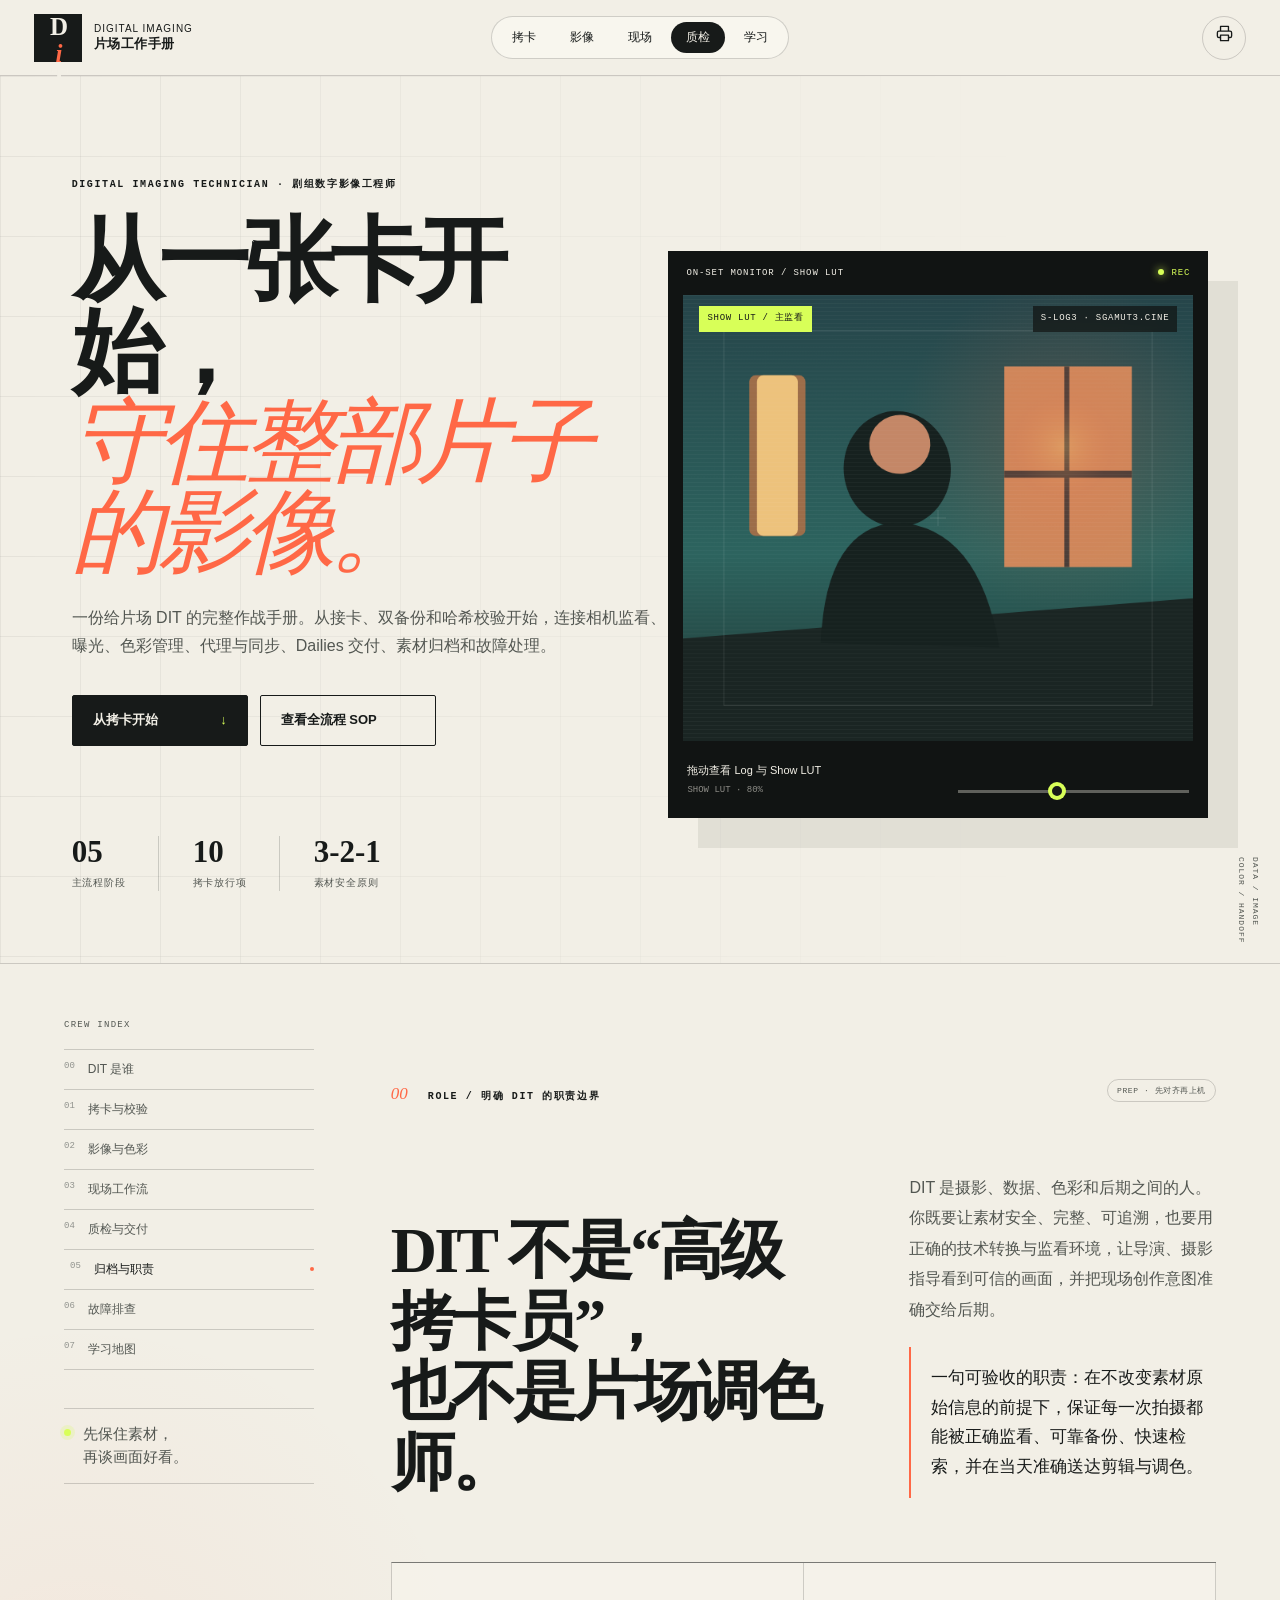
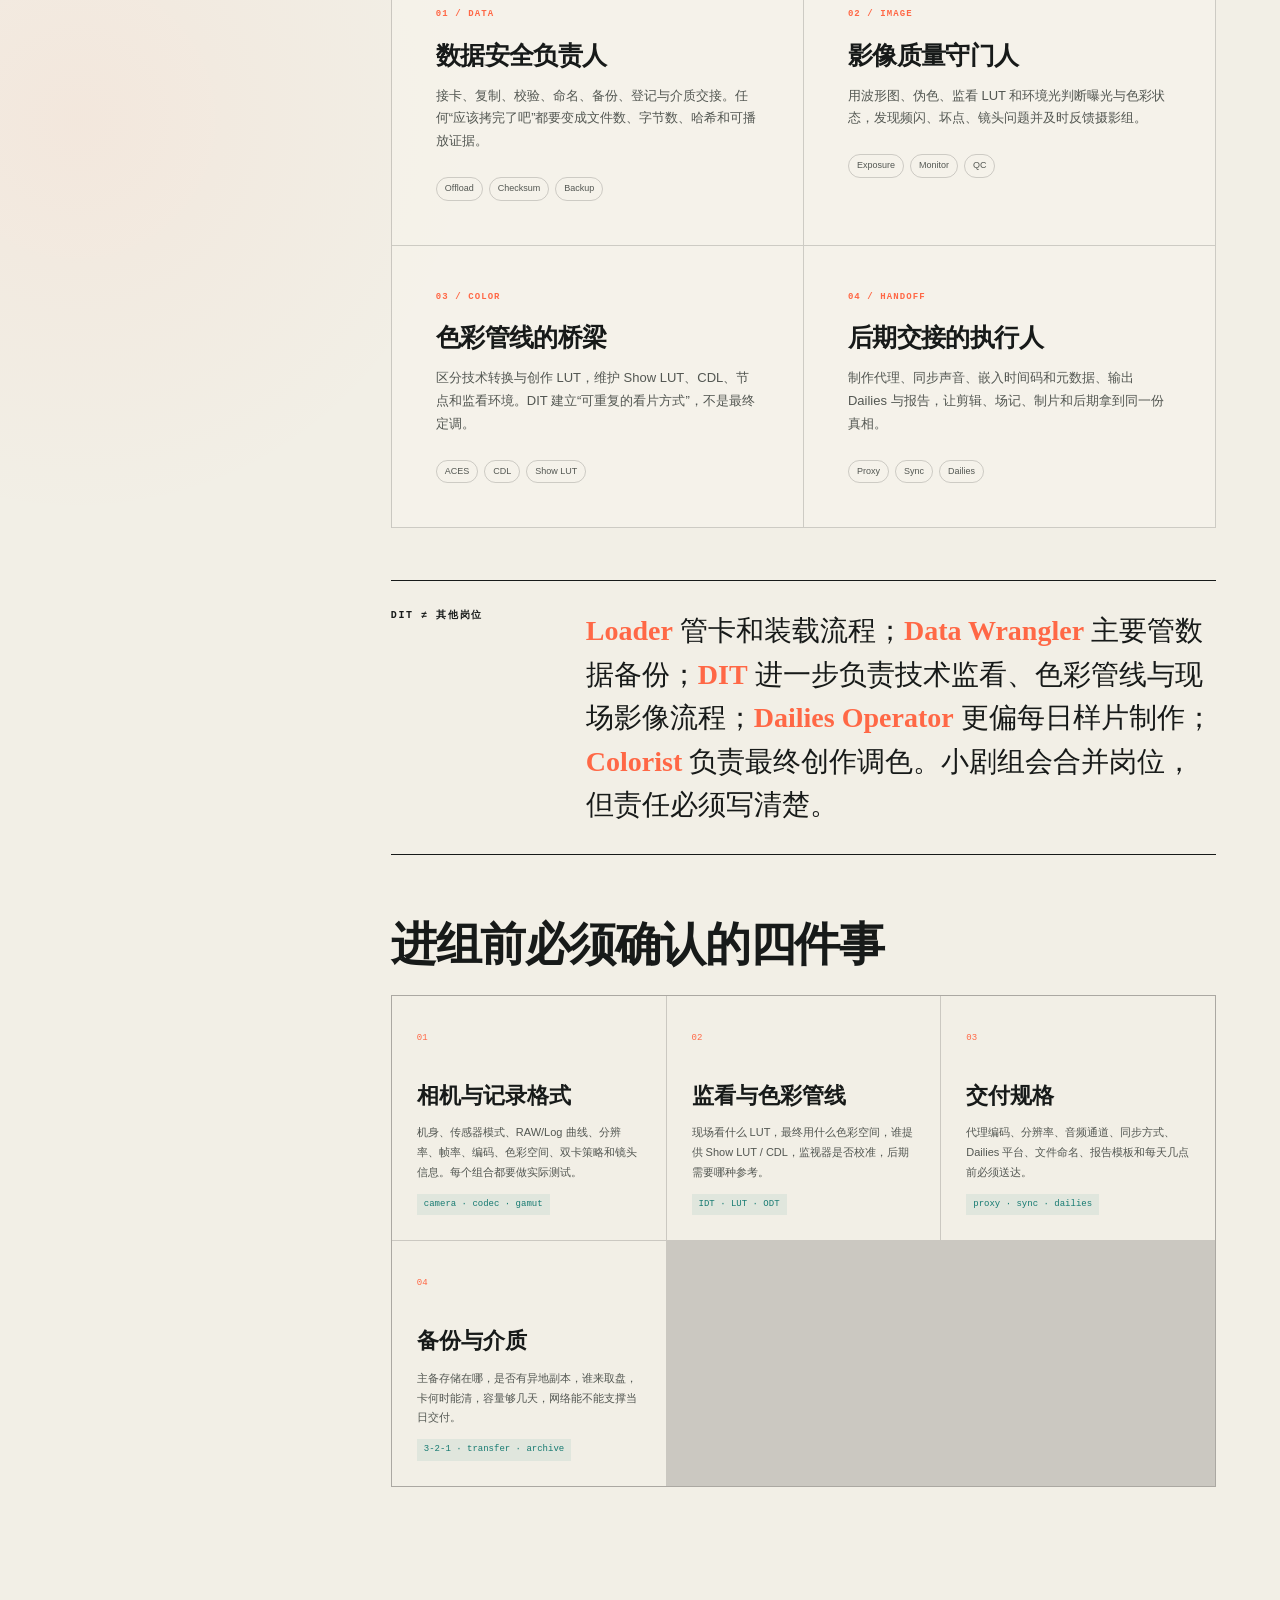
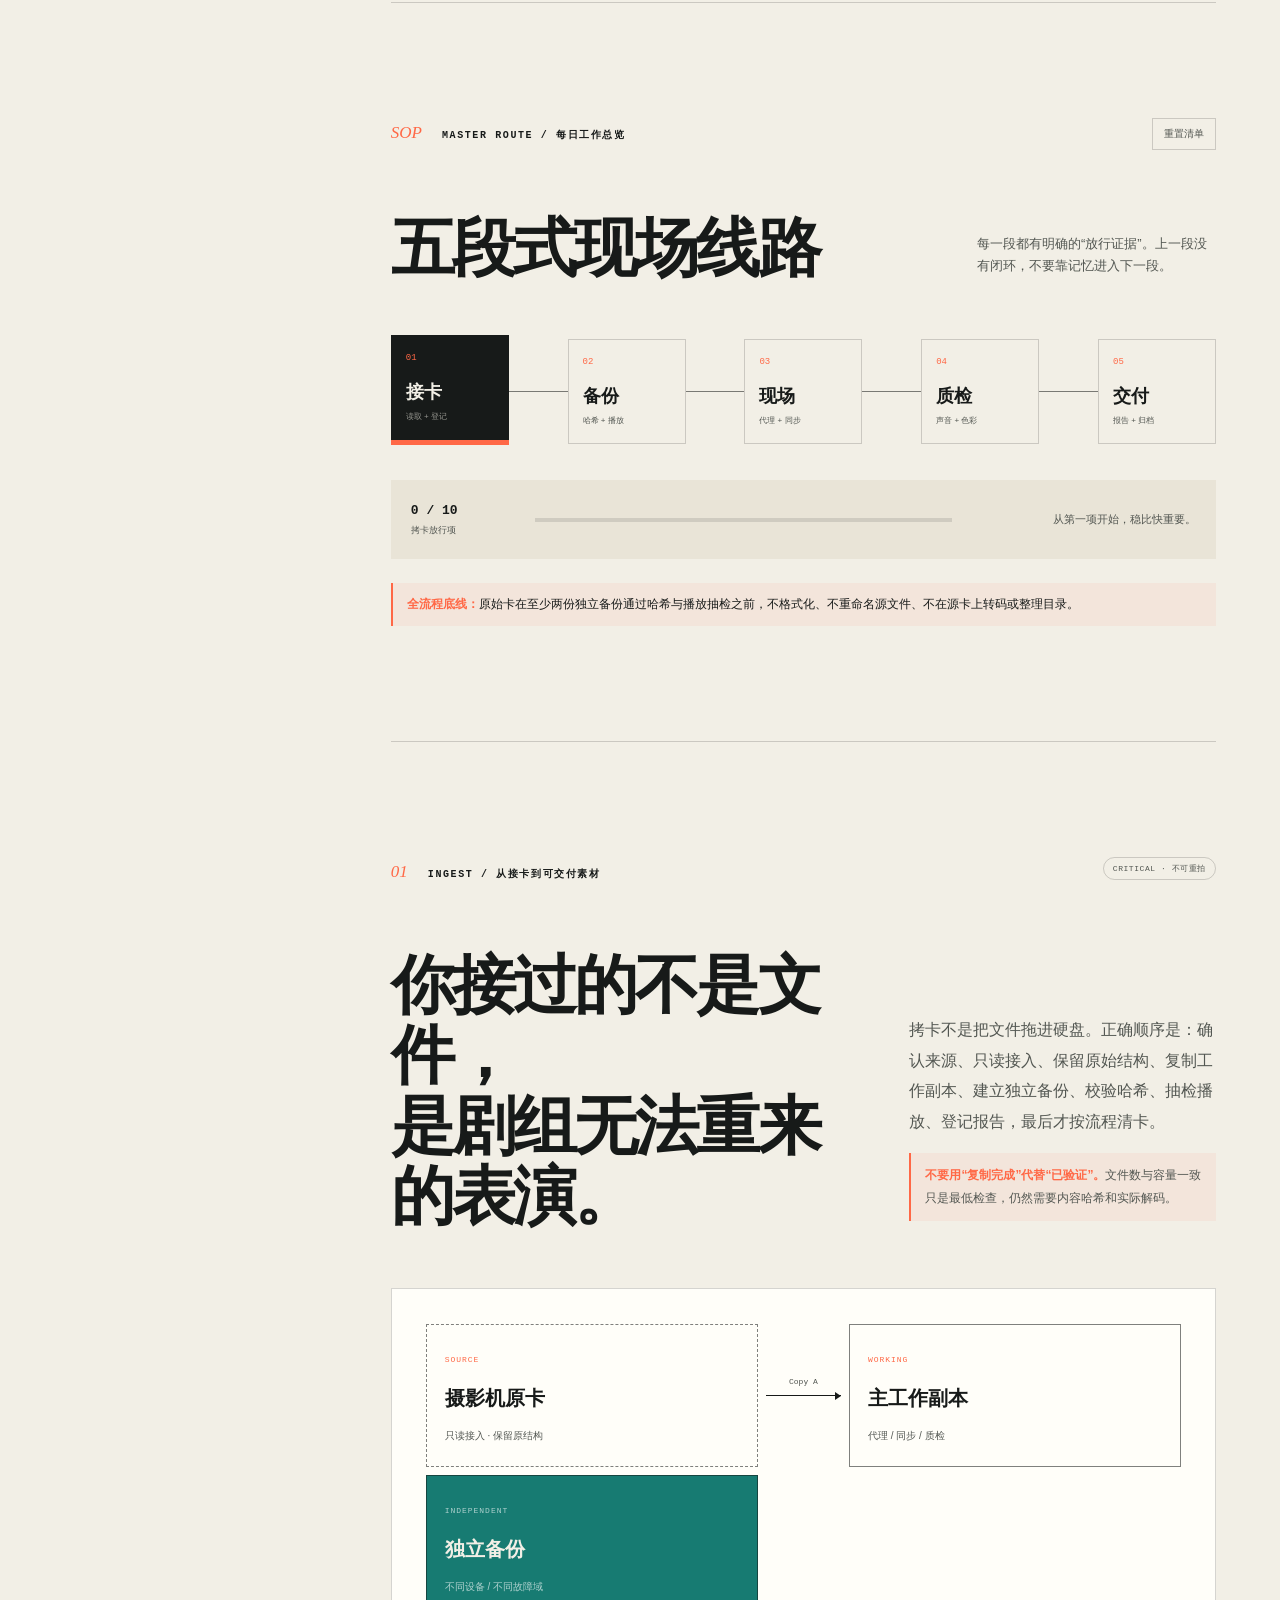
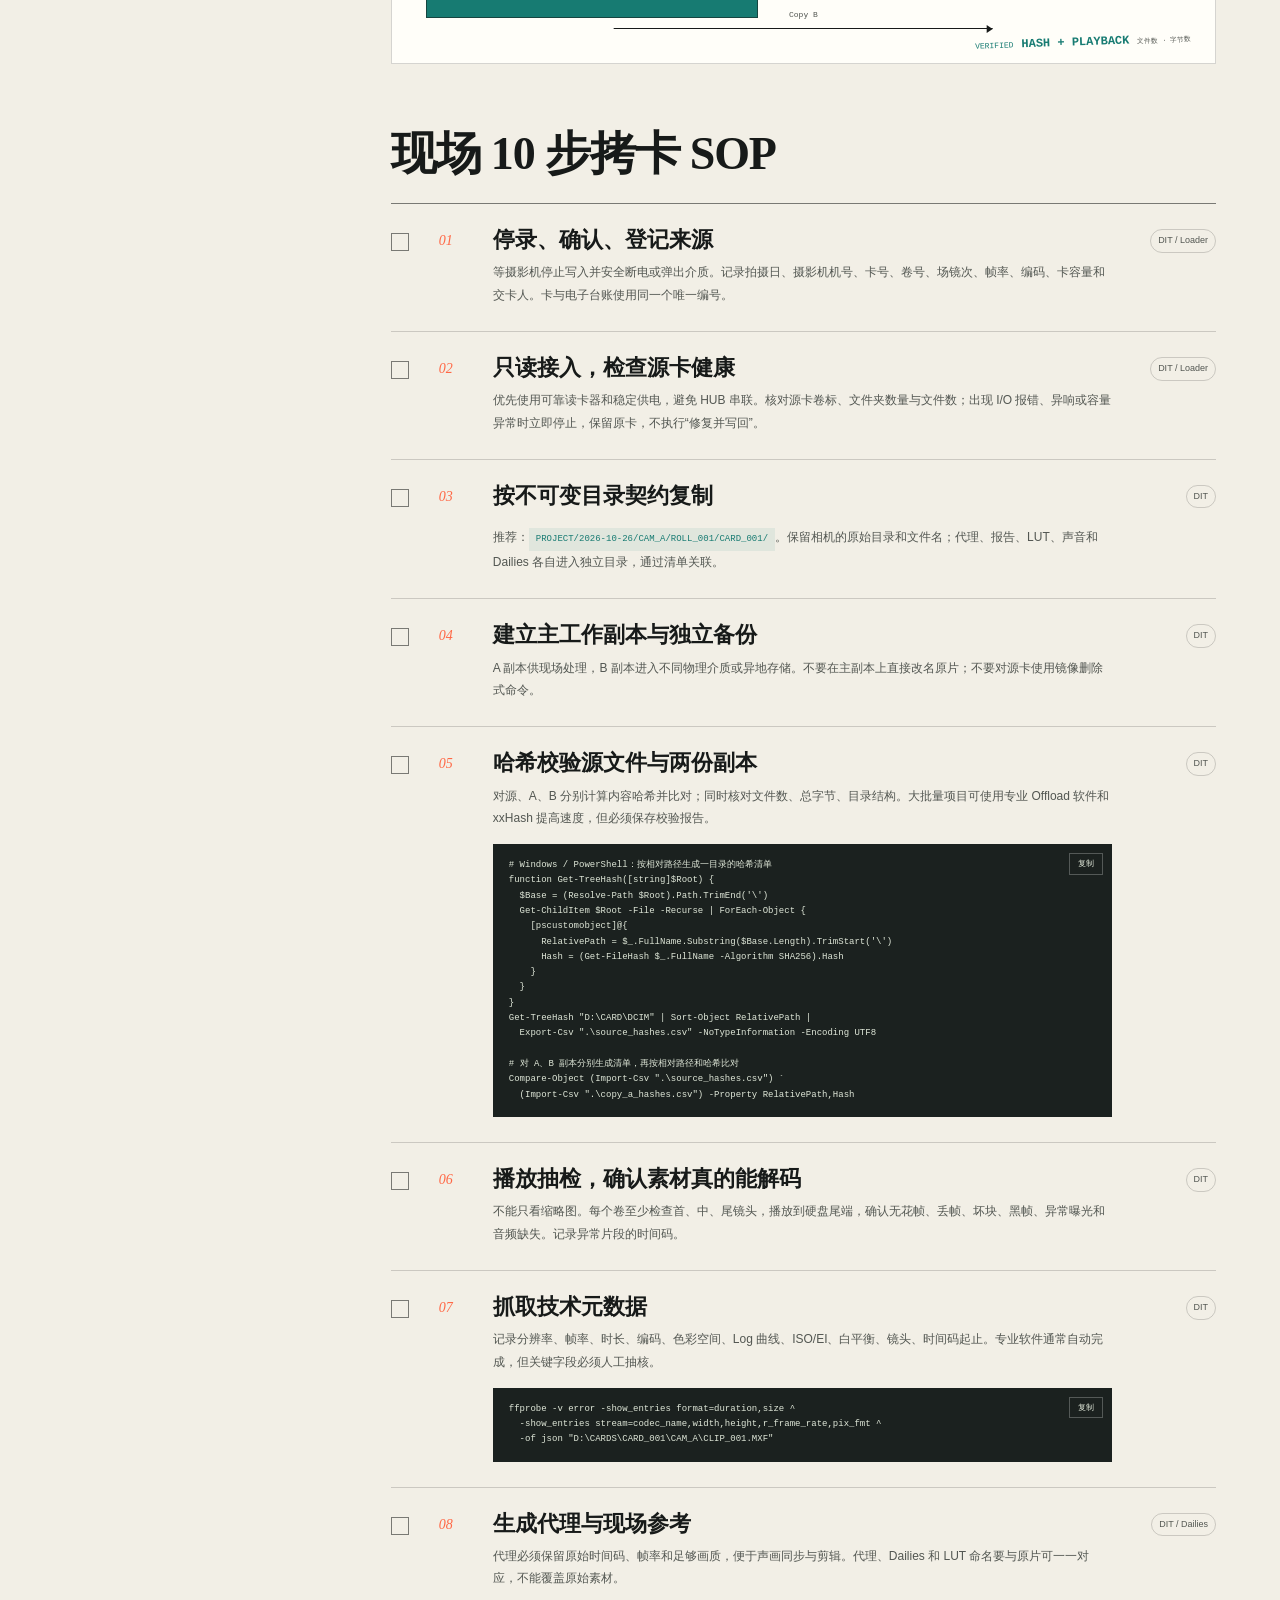
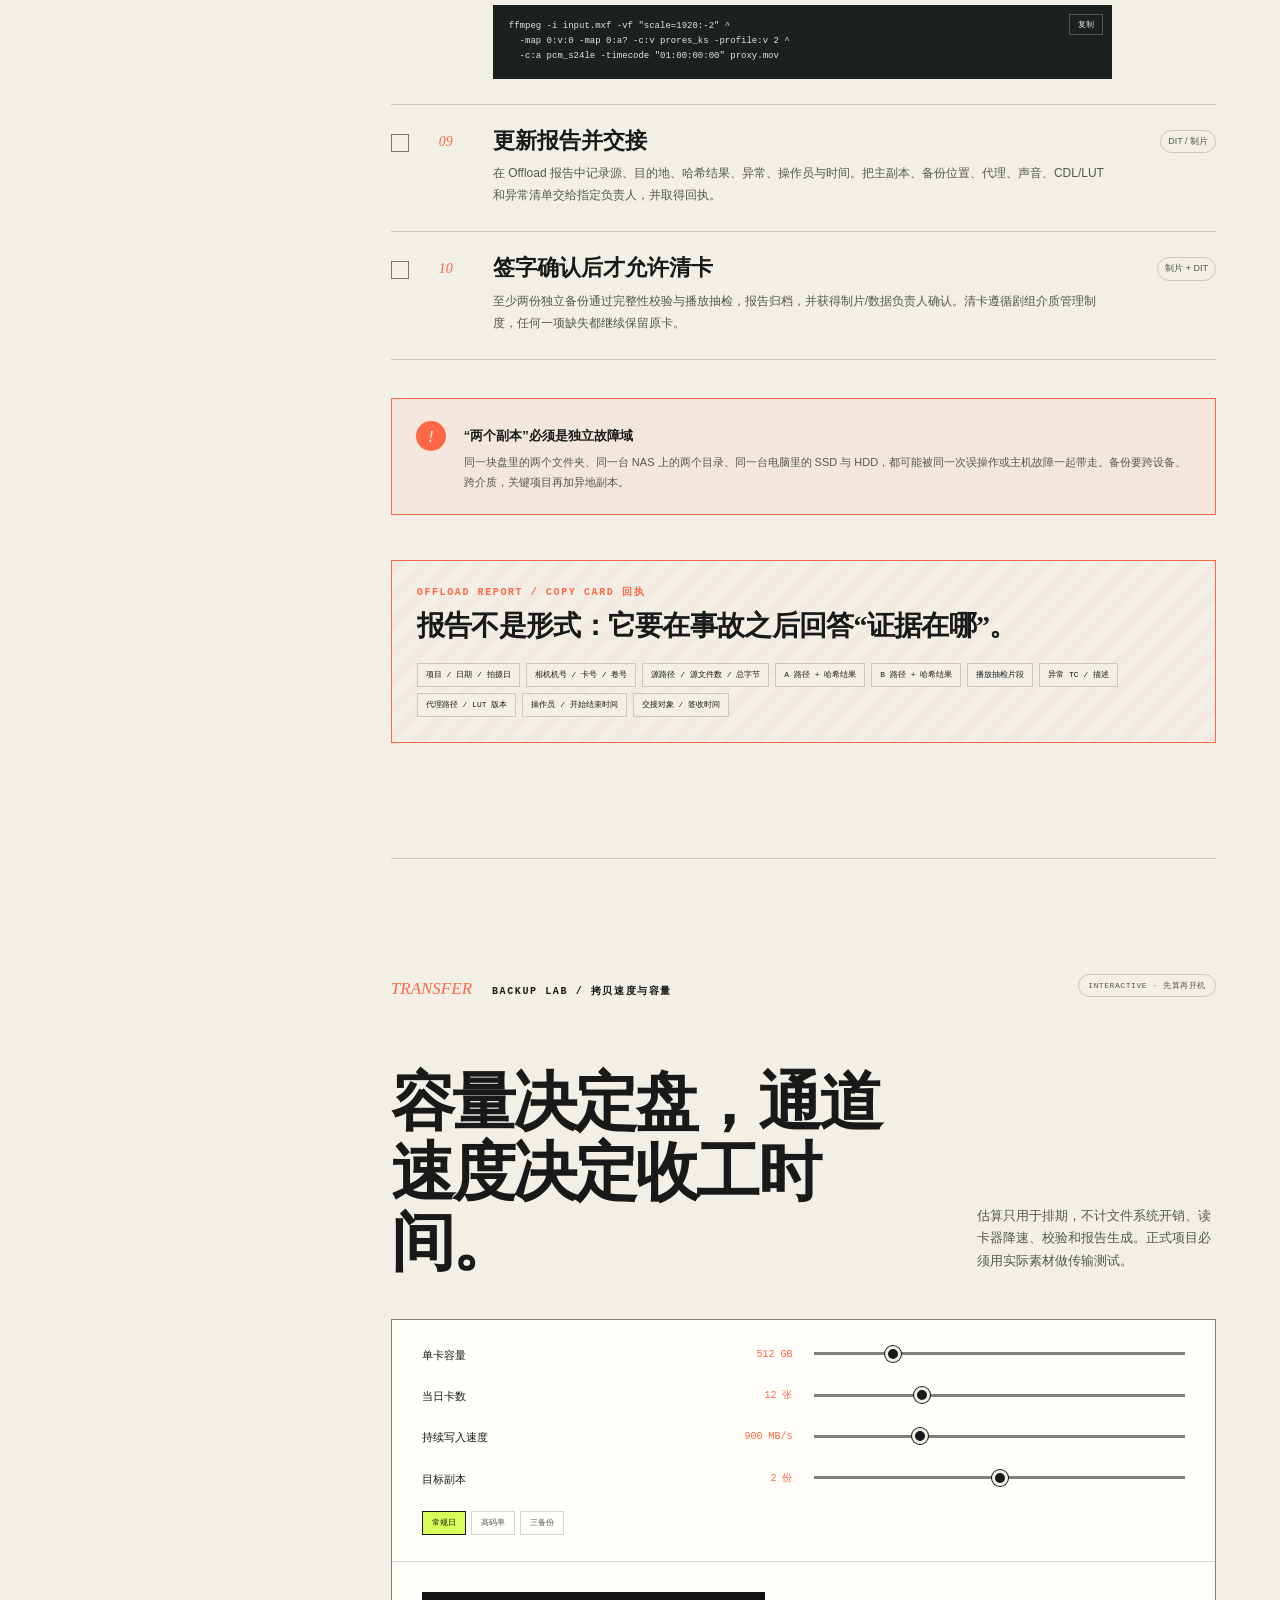
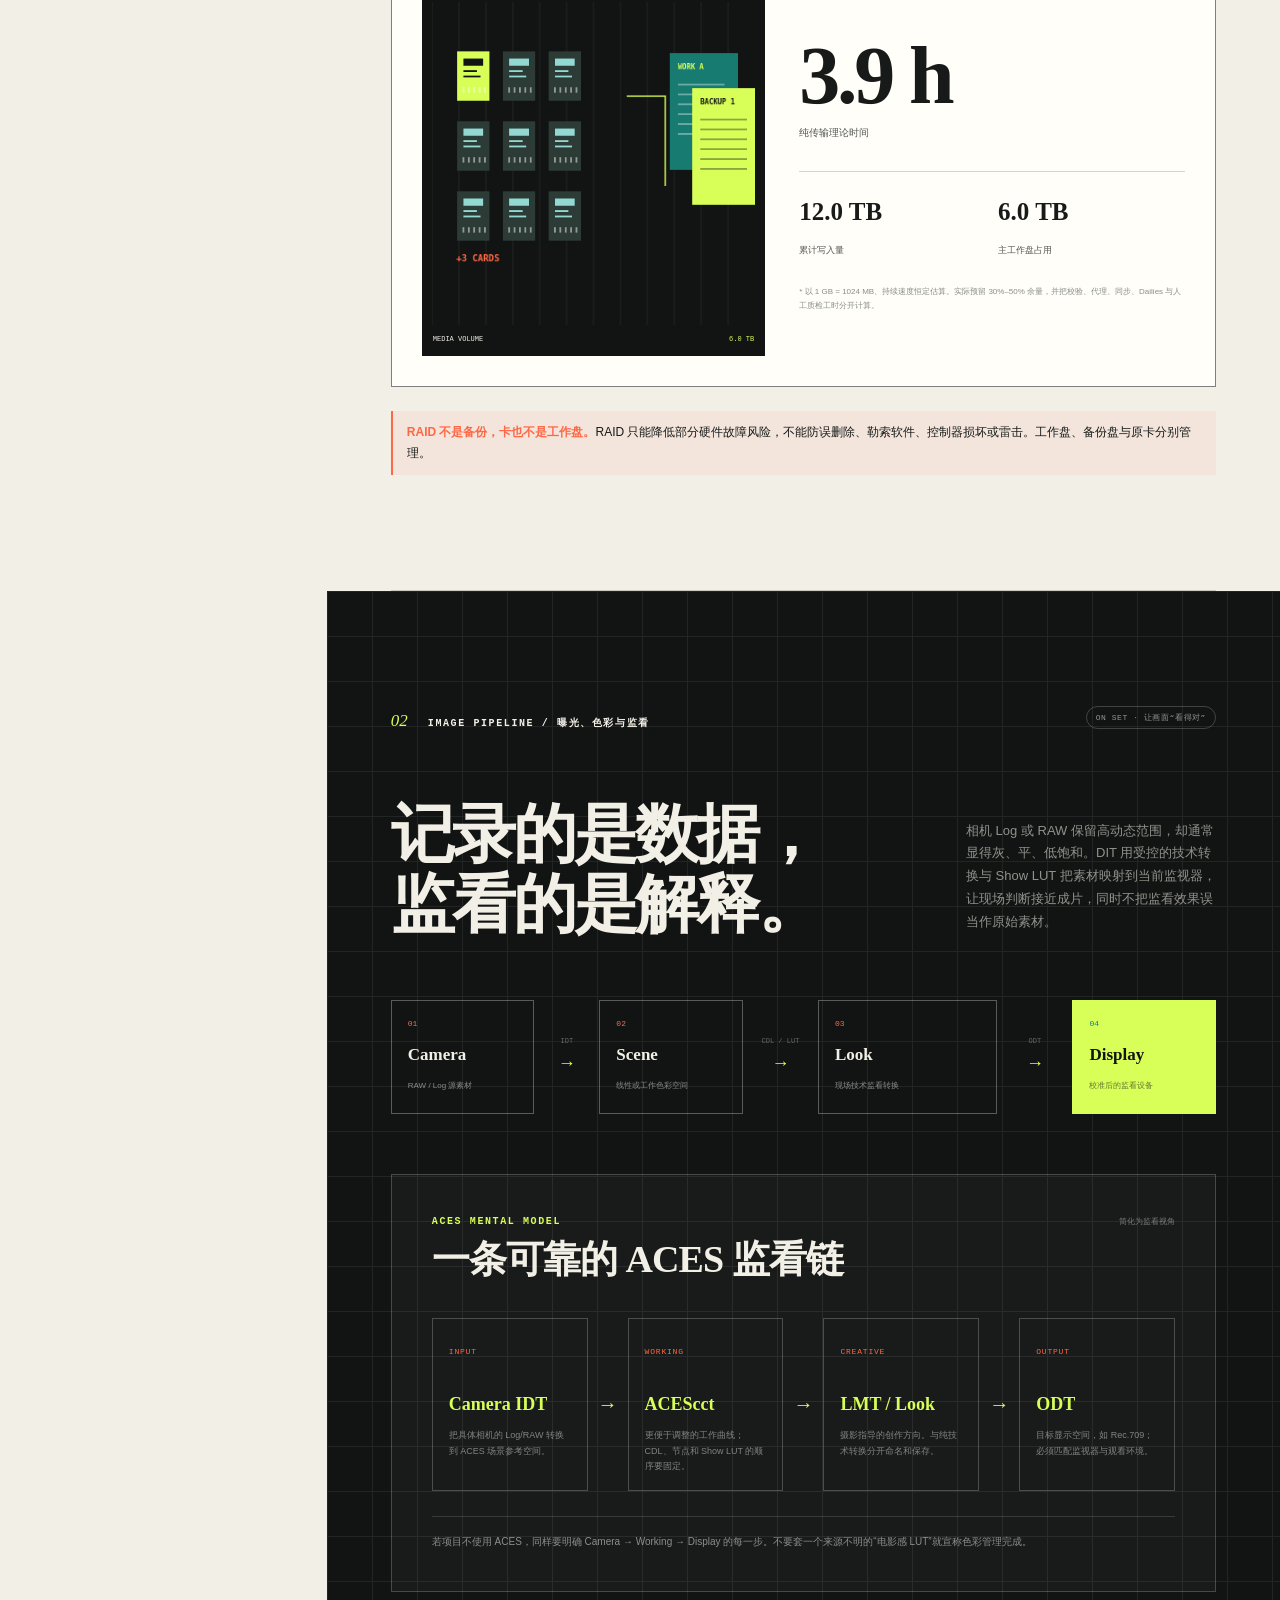
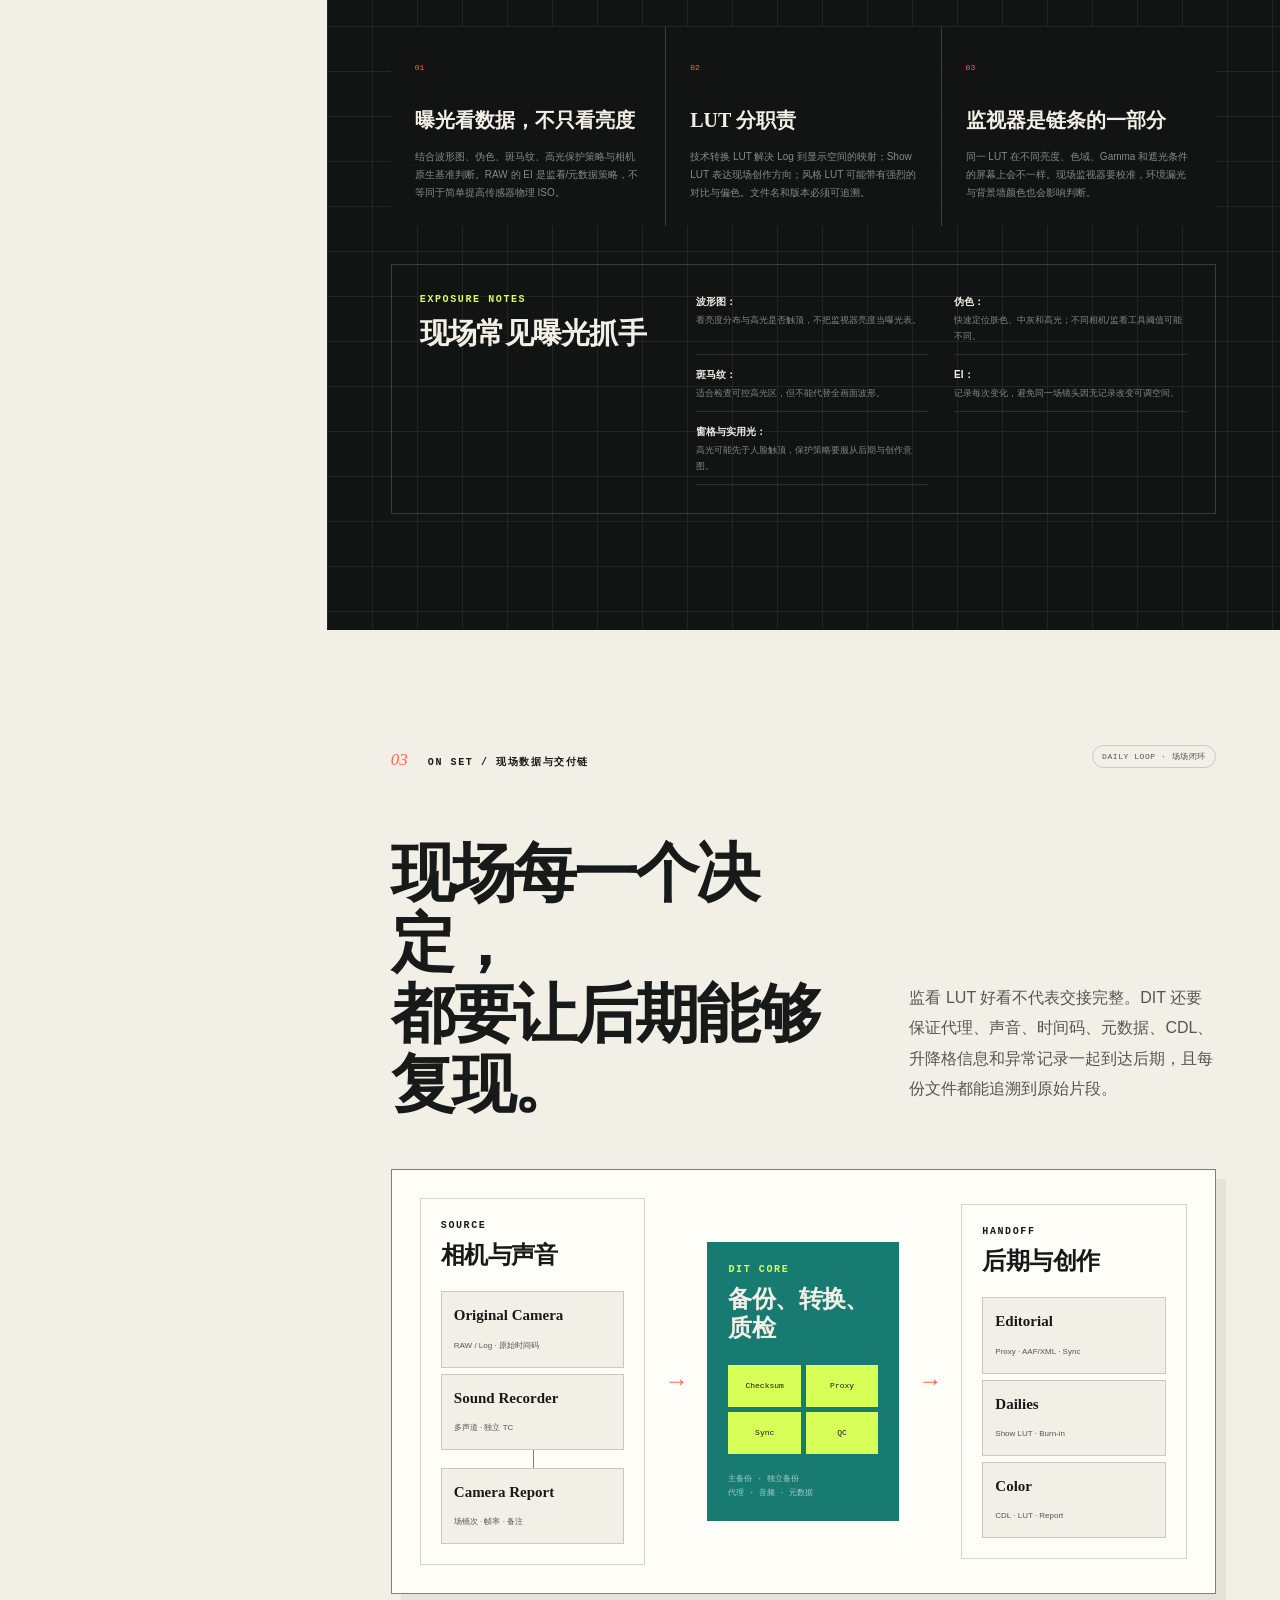
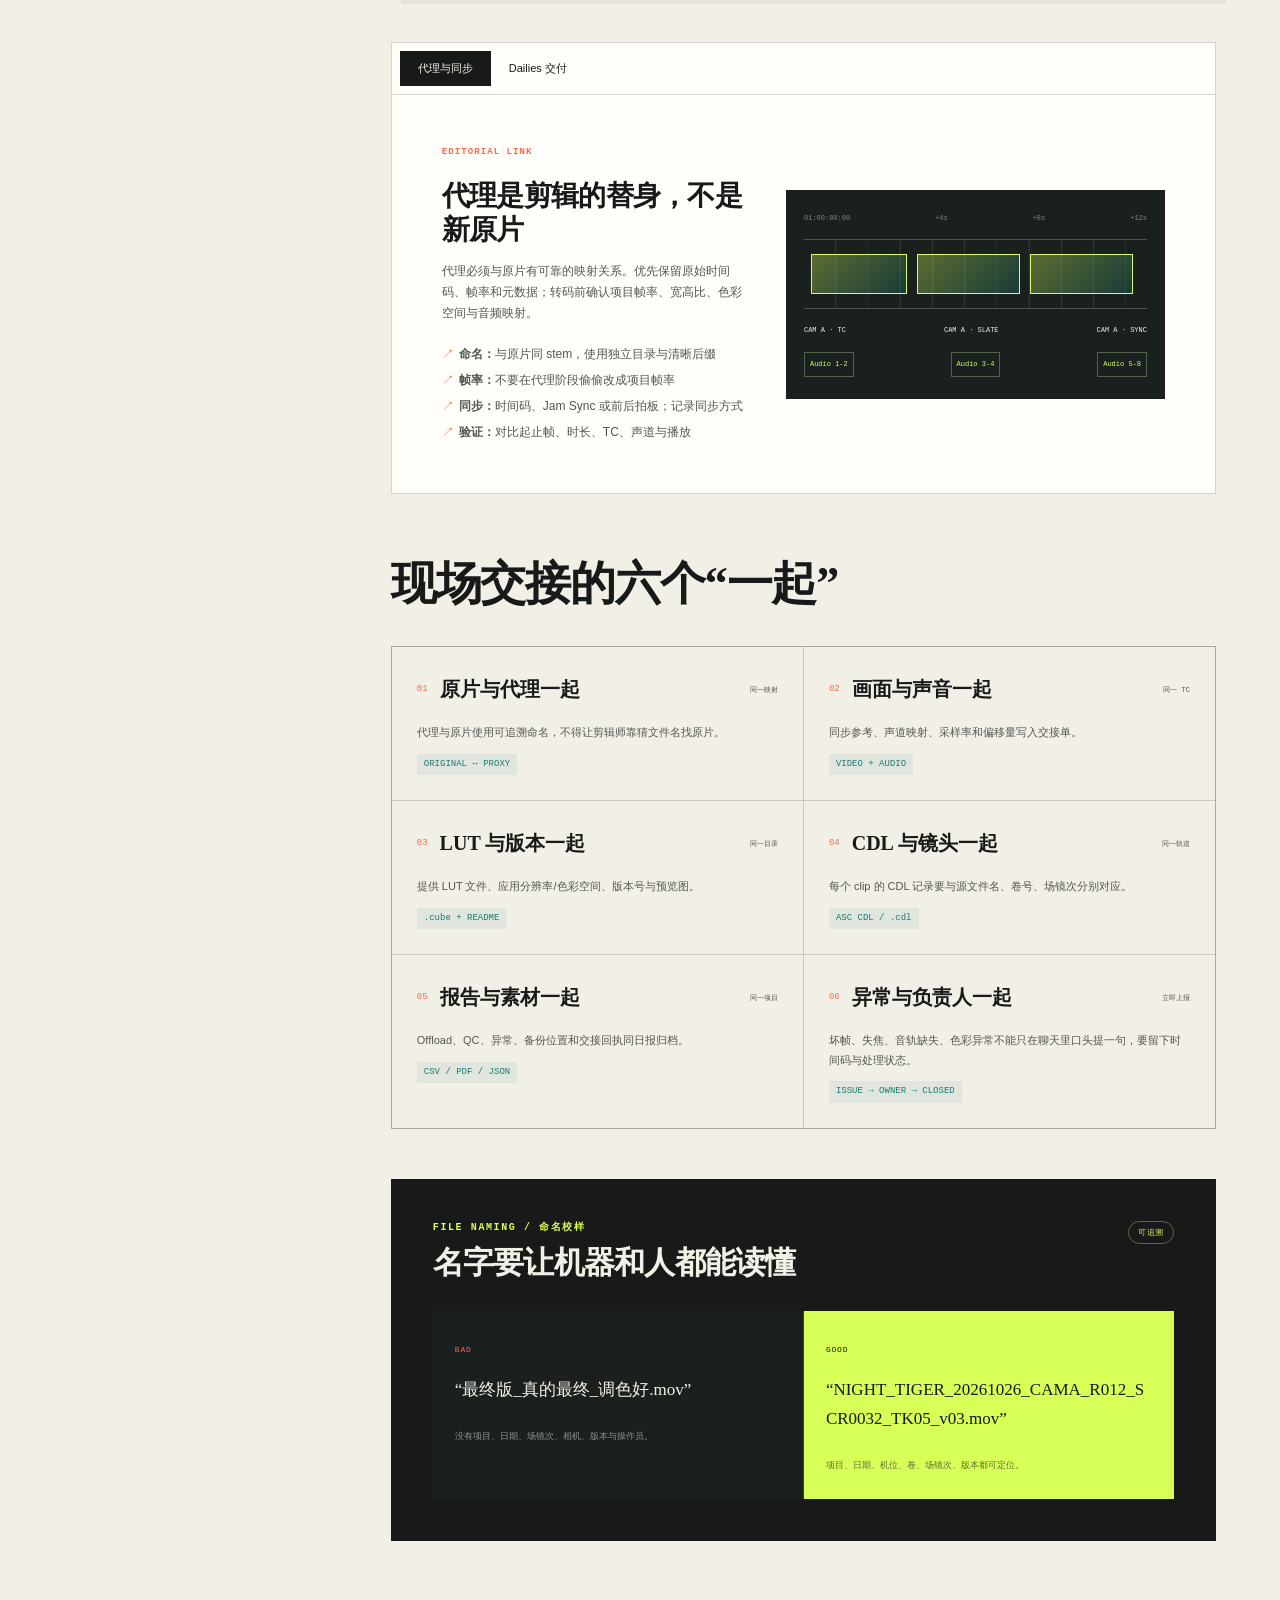
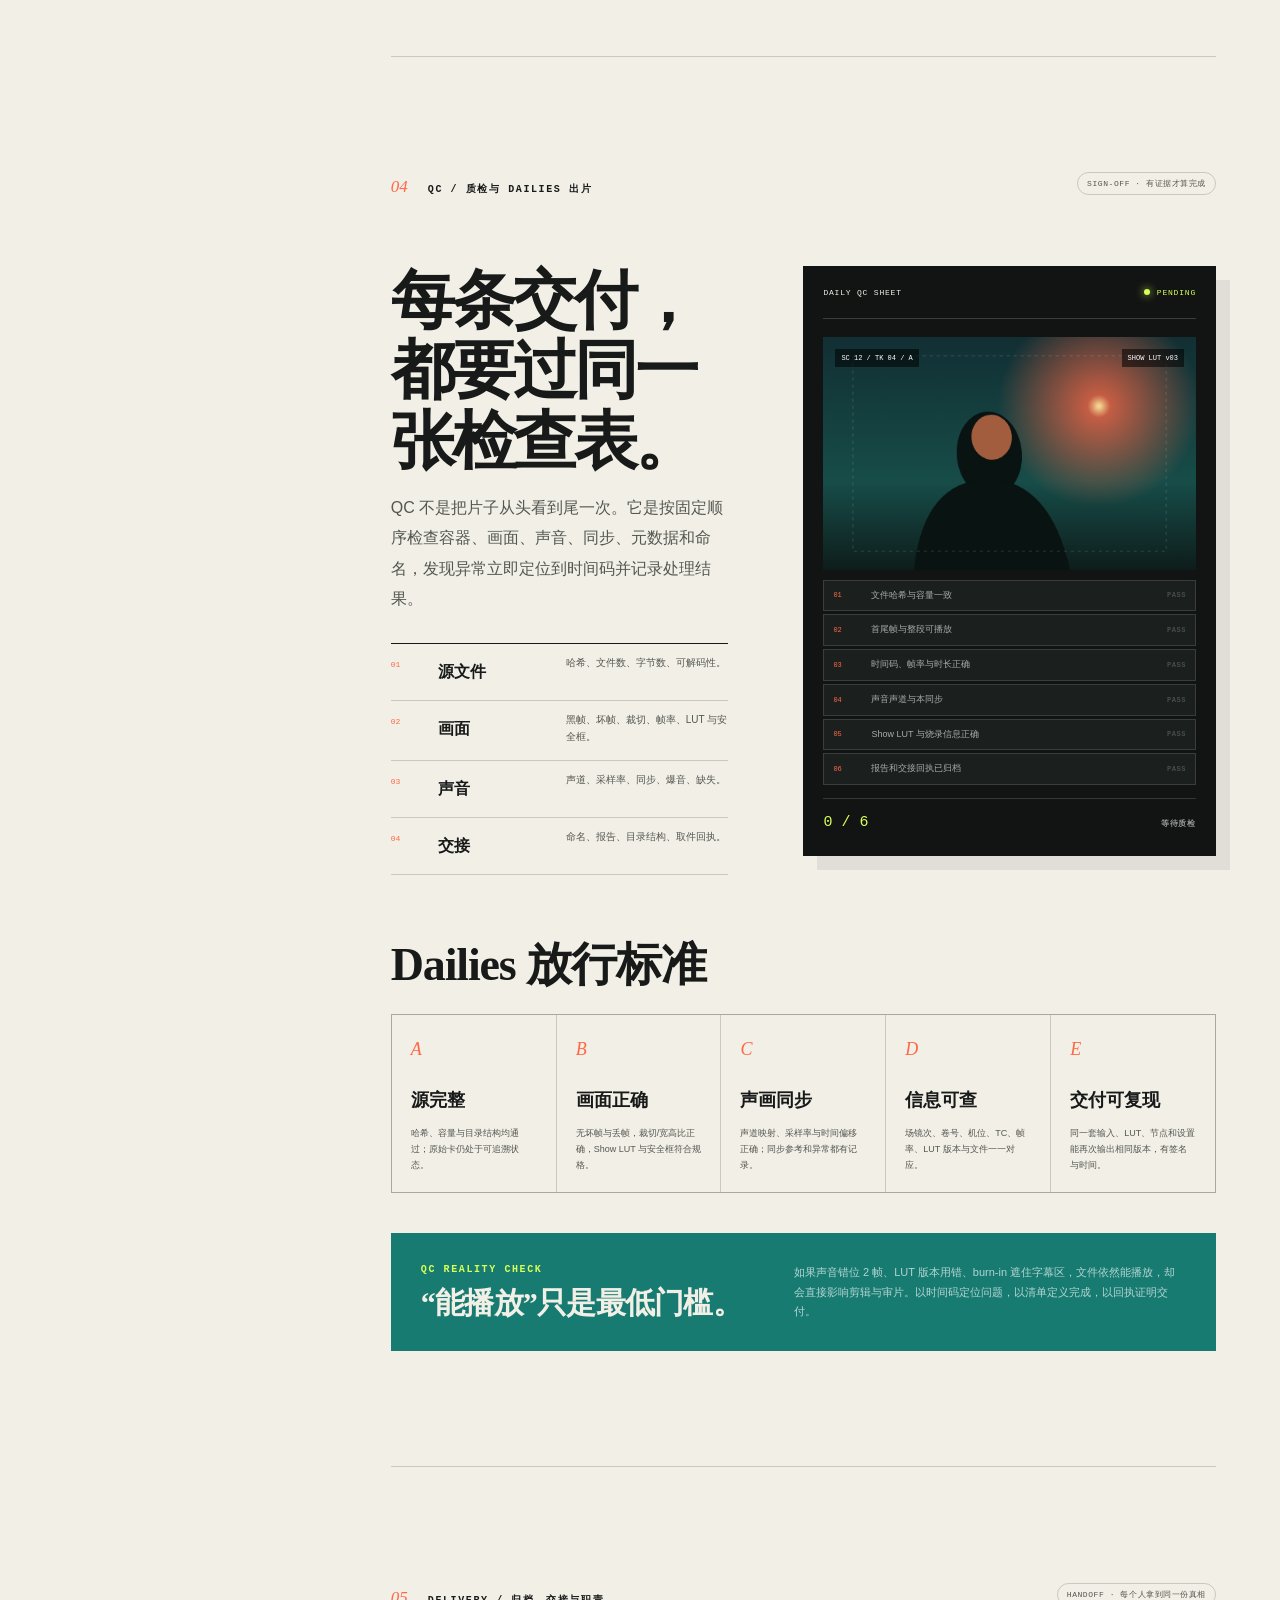
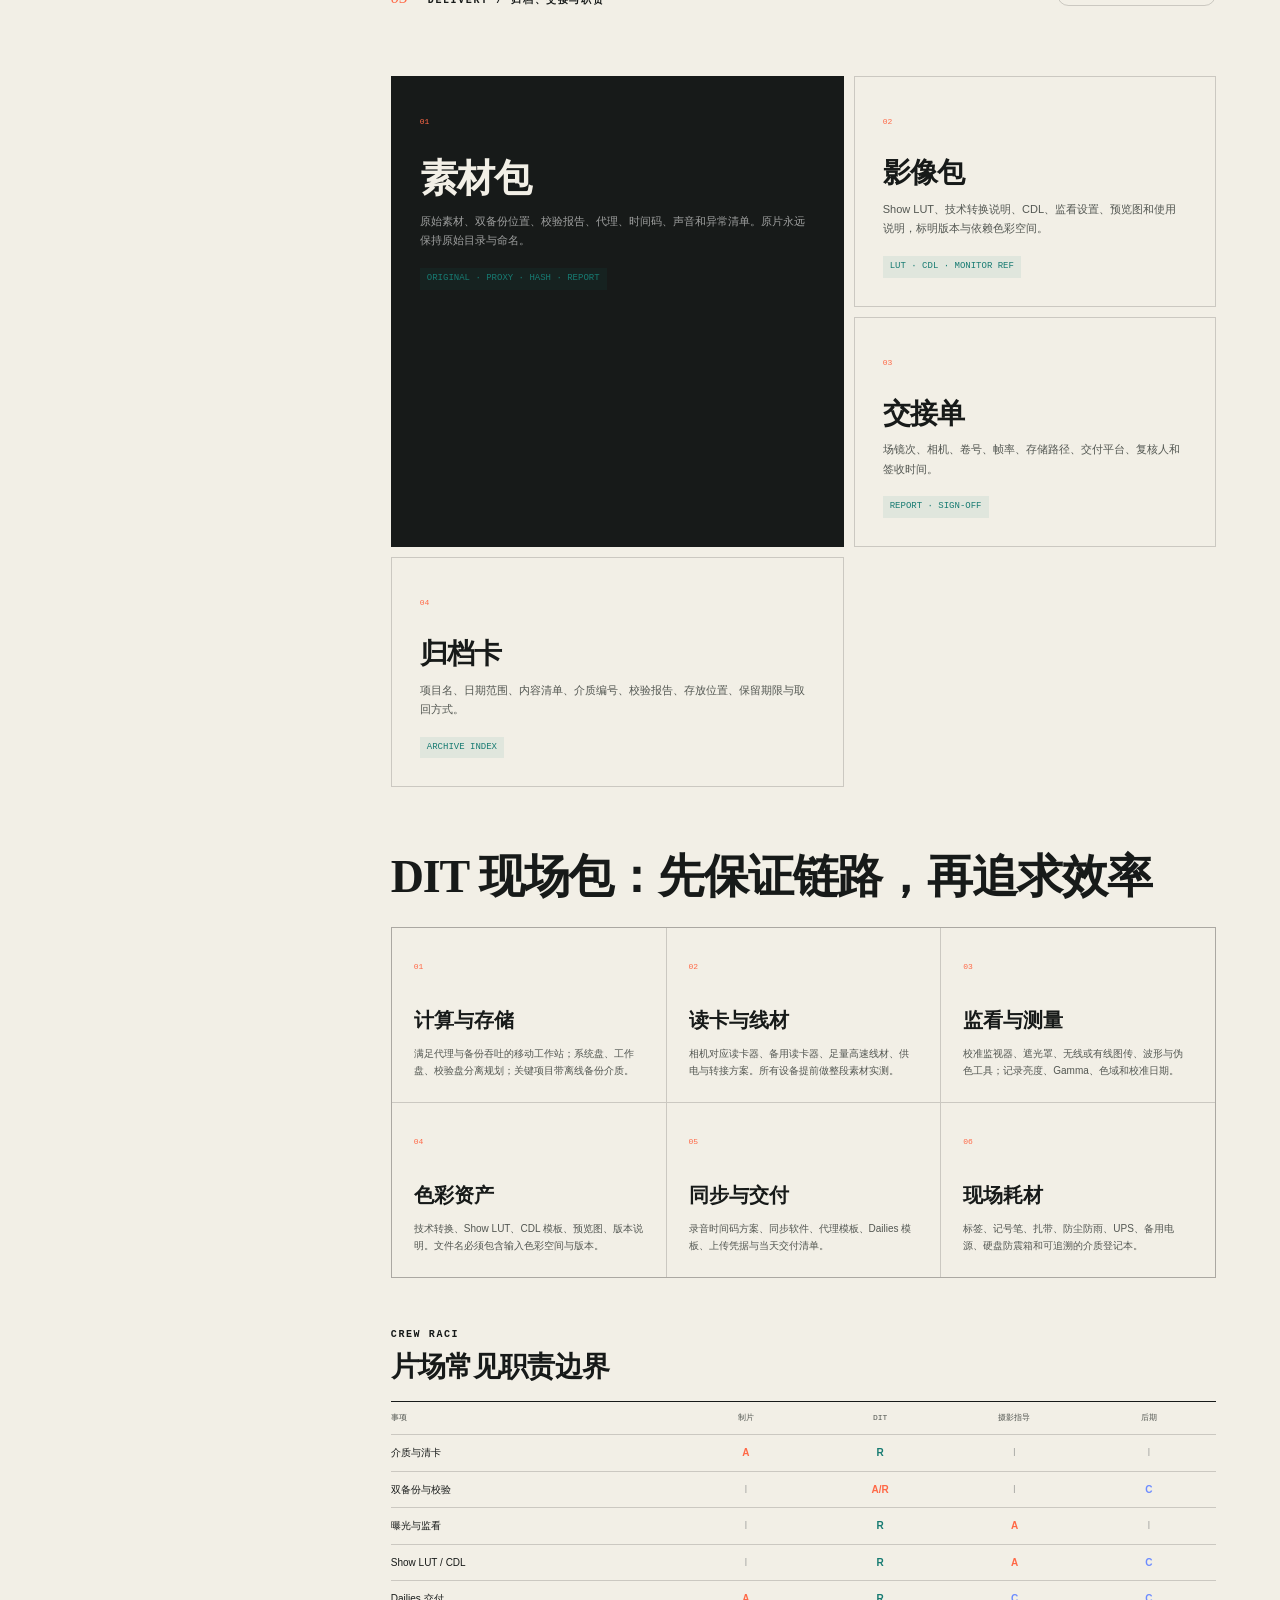
<file: dit/index.html>
<!doctype html>
<html lang="zh-CN">
<head>
  <meta charset="utf-8">
  <meta name="viewport" content="width=device-width, initial-scale=1">
  <meta name="description" content="剧组 DIT（数字影像工程师）从拷卡、备份、调色监看到 Dailies 交付的全流程中文学习手册。">
  <title>片场 DIT · 从拷卡开始的全流程手册</title>
  <link rel="stylesheet" href="styles.css">
</head>
<body>
  <a class="skip-link" href="#main">跳到正文</a>
  <div class="reading-progress" aria-hidden="true"><span id="readingBar"></span></div>

  <header class="site-header">
    <a class="brand" href="#top" aria-label="返回首页">
      <span class="brand-mark">D<span>i</span>T</span>
      <span class="brand-copy">Digital Imaging<br><b>片场工作手册</b></span>
    </a>
    <nav class="top-nav" aria-label="主导航">
      <a href="#ingest">拷卡</a>
      <a href="#pipeline">影像</a>
      <a href="#onset">现场</a>
      <a href="#qc">质检</a>
      <a href="#learn">学习</a>
    </nav>
    <button class="icon-button" id="printButton" type="button" aria-label="打印或导出为 PDF" title="打印 / 导出 PDF">
      <svg viewBox="0 0 24 24" aria-hidden="true"><path d="M7 9V3h10v6M7 17H5a2 2 0 0 1-2-2v-4a2 2 0 0 1 2-2h14a2 2 0 0 1 2 2v4a2 2 0 0 1-2 2h-2M7 14h10v7H7z"/></svg>
    </button>
    <button class="menu-button" id="menuButton" type="button" aria-label="打开目录" aria-expanded="false">
      <span></span><span></span>
    </button>
  </header>

  <div class="mobile-menu" id="mobileMenu" aria-hidden="true">
    <span class="eyebrow">CREW MANUAL / 片场手册</span>
    <a href="#role">00 / DIT 是谁</a>
    <a href="#ingest">01 / 拷卡与校验</a>
    <a href="#pipeline">02 / 影像与色彩</a>
    <a href="#onset">03 / 现场工作流</a>
    <a href="#qc">04 / 质检与交付</a>
    <a href="#debug">05 / 故障排查</a>
    <a href="#learn">06 / 学习路线</a>
  </div>

  <main id="main">
    <section class="hero" id="top">
      <div class="hero-grid" aria-hidden="true"></div>
      <div class="hero-copy">
        <div class="eyebrow reveal">DIGITAL IMAGING TECHNICIAN · 剧组数字影像工程师</div>
        <h1 class="reveal">从一张卡开始，<br><em>守住整部片子的影像。</em></h1>
        <p class="hero-lede">一份给片场 DIT 的完整作战手册。从接卡、双备份和哈希校验开始，连接相机监看、曝光、色彩管理、代理与同步、Dailies 交付、素材归档和故障处理。</p>
        <div class="hero-actions reveal">
          <a class="button button-primary" href="#ingest">从拷卡开始 <span>↓</span></a>
          <a class="button button-ghost" href="#sop">查看全流程 SOP</a>
        </div>
        <div class="hero-meta reveal">
          <div><strong>05</strong><span>主流程阶段</span></div>
          <div><strong>10</strong><span>拷卡放行项</span></div>
          <div><strong>3-2-1</strong><span>素材安全原则</span></div>
        </div>
      </div>

      <div class="hero-visual reveal">
        <div class="visual-topline">
          <span>ON-SET MONITOR / SHOW LUT</span>
          <span class="live-dot">REC</span>
        </div>
        <canvas id="heroCanvas" width="640" height="560" aria-label="相机 Log 画面经过 Show LUT 后的监看差异示意"></canvas>
        <div class="visual-overlay">
          <span id="heroState">LOG / 低对比监看</span>
          <span id="heroMetric">S-LOG3 · SGAMUT3.CINE</span>
        </div>
        <div class="hero-control">
          <div>
            <label for="heroSlider">拖动查看 Log 与 Show LUT</label>
            <span id="heroLutState">SHOW LUT · 42%</span>
          </div>
          <input id="heroSlider" type="range" min="0" max="100" value="42" aria-label="Log 与 Show LUT 对比">
        </div>
      </div>

      <div class="hero-index" aria-hidden="true">DATA / IMAGE<br>COLOR / HANDOFF</div>
    </section>

    <div class="page-shell">
      <aside class="side-rail" aria-label="章节目录">
        <div class="rail-sticky">
          <p class="rail-label">CREW INDEX</p>
          <nav id="railNav">
            <a href="#role"><span>00</span>DIT 是谁</a>
            <a href="#ingest"><span>01</span>拷卡与校验</a>
            <a href="#pipeline"><span>02</span>影像与色彩</a>
            <a href="#onset"><span>03</span>现场工作流</a>
            <a href="#qc"><span>04</span>质检与交付</a>
            <a href="#delivery"><span>05</span>归档与职责</a>
            <a href="#debug"><span>06</span>故障排查</a>
            <a href="#learn"><span>07</span>学习地图</a>
          </nav>
          <div class="rail-note">
            <span class="status-light"></span>
            <p>先保住素材，<br>再谈画面好看。</p>
          </div>
        </div>
      </aside>

      <div class="content">
        <section class="chapter chapter-intro" id="role">
          <div class="chapter-head reveal">
            <div><span class="chapter-no">00</span><span class="eyebrow">ROLE / 明确 DIT 的职责边界</span></div>
            <span class="time-chip">PREP · 先对齐再上机</span>
          </div>
          <div class="intro-grid">
            <div class="intro-heading reveal">
              <h2>DIT 不是“高级拷卡员”，<br>也不是片场调色师。</h2>
            </div>
            <div class="intro-copy reveal">
              <p>DIT 是摄影、数据、色彩和后期之间的人。你既要让素材安全、完整、可追溯，也要用正确的技术转换与监看环境，让导演、摄影指导看到可信的画面，并把现场创作意图准确交给后期。</p>
              <blockquote>一句可验收的职责：在不改变素材原始信息的前提下，保证每一次拍摄都能被正确监看、可靠备份、快速检索，并在当天准确送达剪辑与调色。</blockquote>
            </div>
          </div>

          <div class="decision-grid">
            <article class="decision-card reveal">
              <span class="card-index">01 / DATA</span>
              <h3>数据安全负责人</h3>
              <p>接卡、复制、校验、命名、备份、登记与介质交接。任何“应该拷完了吧”都要变成文件数、字节数、哈希和可播放证据。</p>
              <div class="tag-row"><span>Offload</span><span>Checksum</span><span>Backup</span></div>
            </article>
            <article class="decision-card reveal">
              <span class="card-index">02 / IMAGE</span>
              <h3>影像质量守门人</h3>
              <p>用波形图、伪色、监看 LUT 和环境光判断曝光与色彩状态，发现频闪、坏点、镜头问题并及时反馈摄影组。</p>
              <div class="tag-row"><span>Exposure</span><span>Monitor</span><span>QC</span></div>
            </article>
            <article class="decision-card reveal">
              <span class="card-index">03 / COLOR</span>
              <h3>色彩管线的桥梁</h3>
              <p>区分技术转换与创作 LUT，维护 Show LUT、CDL、节点和监看环境。DIT 建立“可重复的看片方式”，不是最终定调。</p>
              <div class="tag-row"><span>ACES</span><span>CDL</span><span>Show LUT</span></div>
            </article>
            <article class="decision-card reveal">
              <span class="card-index">04 / HANDOFF</span>
              <h3>后期交接的执行人</h3>
              <p>制作代理、同步声音、嵌入时间码和元数据、输出 Dailies 与报告，让剪辑、场记、制片和后期拿到同一份真相。</p>
              <div class="tag-row"><span>Proxy</span><span>Sync</span><span>Dailies</span></div>
            </article>
          </div>

          <div class="definition-strip reveal">
            <span class="eyebrow">DIT ≠ 其他岗位</span>
            <p><strong>Loader</strong> 管卡和装载流程；<strong>Data Wrangler</strong> 主要管数据备份；<strong>DIT</strong> 进一步负责技术监看、色彩管线与现场影像流程；<strong>Dailies Operator</strong> 更偏每日样片制作；<strong>Colorist</strong> 负责最终创作调色。小剧组会合并岗位，但责任必须写清楚。</p>
          </div>

          <h3 class="section-subtitle reveal">进组前必须确认的四件事</h3>
          <div class="refinery-grid">
            <article class="refinery-card reveal"><span class="num">01</span><h4>相机与记录格式</h4><p>机身、传感器模式、RAW/Log 曲线、分辨率、帧率、编码、色彩空间、双卡策略和镜头信息。每个组合都要做实际测试。</p><code>camera · codec · gamut</code></article>
            <article class="refinery-card reveal"><span class="num">02</span><h4>监看与色彩管线</h4><p>现场看什么 LUT，最终用什么色彩空间，谁提供 Show LUT / CDL，监视器是否校准，后期需要哪种参考。</p><code>IDT · LUT · ODT</code></article>
            <article class="refinery-card reveal"><span class="num">03</span><h4>交付规格</h4><p>代理编码、分辨率、音频通道、同步方式、Dailies 平台、文件命名、报告模板和每天几点前必须送达。</p><code>proxy · sync · dailies</code></article>
            <article class="refinery-card reveal"><span class="num">04</span><h4>备份与介质</h4><p>主备存储在哪，是否有异地副本，谁来取盘，卡何时能清，容量够几天，网络能不能支撑当日交付。</p><code>3-2-1 · transfer · archive</code></article>
          </div>
        </section>

        <section class="chapter" id="sop">
          <div class="chapter-head reveal">
            <div><span class="chapter-no">SOP</span><span class="eyebrow">MASTER ROUTE / 每日工作总览</span></div>
            <button class="reset-button" id="resetSop" type="button">重置清单</button>
          </div>
          <div class="chapter-title-row reveal">
            <h2>五段式现场线路</h2>
            <p>每一段都有明确的“放行证据”。上一段没有闭环，不要靠记忆进入下一段。</p>
          </div>
          <div class="route-map reveal" id="routeMap">
            <button class="route-node active" data-target="ingest"><span>01</span><b>接卡</b><small>读取 + 登记</small></button>
            <div class="route-line"></div>
            <button class="route-node" data-target="dataset"><span>02</span><b>备份</b><small>哈希 + 播放</small></button>
            <div class="route-line"></div>
            <button class="route-node" data-target="onset"><span>03</span><b>现场</b><small>代理 + 同步</small></button>
            <div class="route-line"></div>
            <button class="route-node" data-target="qc"><span>04</span><b>质检</b><small>声音 + 色彩</small></button>
            <div class="route-line"></div>
            <button class="route-node" data-target="delivery"><span>05</span><b>交付</b><small>报告 + 归档</small></button>
          </div>
          <div class="sop-meter reveal">
            <div><span id="sopCount">0 / 10</span><small>拷卡放行项</small></div>
            <div class="meter-track"><span id="sopMeter"></span></div>
            <p id="sopMessage">从第一项开始，稳比快重要。</p>
          </div>
          <div class="warning-inline wide reveal"><b>全流程底线：</b>原始卡在至少两份独立备份通过哈希与播放抽检之前，不格式化、不重命名源文件、不在源卡上转码或整理目录。</div>
        </section>

        <section class="chapter" id="ingest">
          <div class="chapter-head reveal">
            <div><span class="chapter-no">01</span><span class="eyebrow">INGEST / 从接卡到可交付素材</span></div>
            <span class="time-chip">CRITICAL · 不可重拍</span>
          </div>
          <div class="two-col-title reveal">
            <h2>你接过的不是文件，<br>是剧组无法重来的表演。</h2>
            <div>
              <p class="lead">拷卡不是把文件拖进硬盘。正确顺序是：确认来源、只读接入、保留原始结构、复制工作副本、建立独立备份、校验哈希、抽检播放、登记报告，最后才按流程清卡。</p>
              <p class="warning-inline"><b>不要用“复制完成”代替“已验证”。</b>文件数与容量一致只是最低检查，仍然需要内容哈希和实际解码。</p>
            </div>
          </div>

          <div class="ingest-diagram reveal" aria-label="从原卡到双备份和交付的流程">
            <div class="media-node source"><span>SOURCE</span><strong>摄影机原卡</strong><small>只读接入 · 保留原结构</small></div>
            <div class="flow-arrow"><i></i><span>Copy A</span></div>
            <div class="media-node"><span>WORKING</span><strong>主工作副本</strong><small>代理 / 同步 / 质检</small></div>
            <div class="flow-split"><div></div><div class="flow-arrow"><i></i><span>Copy B</span></div><div></div></div>
            <div class="media-node backup"><span>INDEPENDENT</span><strong>独立备份</strong><small>不同设备 / 不同故障域</small></div>
            <div class="verify-stamp"><span>VERIFIED</span><strong>HASH + PLAYBACK</strong><small>文件数 · 字节数</small></div>
          </div>

          <h3 class="section-subtitle reveal">现场 10 步拷卡 SOP</h3>
          <div class="steps-list" data-phase="ingest">
            <article class="step-item reveal">
              <div class="step-check"><input type="checkbox" id="sop-1" data-sop><label for="sop-1"><span></span></label></div>
              <div class="step-number">01</div>
              <div class="step-content"><h4>停录、确认、登记来源</h4><p>等摄影机停止写入并安全断电或弹出介质。记录拍摄日、摄影机机号、卡号、卷号、场镜次、帧率、编码、卡容量和交卡人。卡与电子台账使用同一个唯一编号。</p></div>
              <span class="step-owner">DIT / Loader</span>
            </article>
            <article class="step-item reveal">
              <div class="step-check"><input type="checkbox" id="sop-2" data-sop><label for="sop-2"><span></span></label></div>
              <div class="step-number">02</div>
              <div class="step-content"><h4>只读接入，检查源卡健康</h4><p>优先使用可靠读卡器和稳定供电，避免 HUB 串联。核对源卡卷标、文件夹数量与文件数；出现 I/O 报错、异响或容量异常时立即停止，保留原卡，不执行“修复并写回”。</p></div>
              <span class="step-owner">DIT / Loader</span>
            </article>
            <article class="step-item reveal">
              <div class="step-check"><input type="checkbox" id="sop-3" data-sop><label for="sop-3"><span></span></label></div>
              <div class="step-number">03</div>
              <div class="step-content"><h4>按不可变目录契约复制</h4><p>推荐：<code>PROJECT/2026-10-26/CAM_A/ROLL_001/CARD_001/</code>。保留相机的原始目录和文件名；代理、报告、LUT、声音和 Dailies 各自进入独立目录，通过清单关联。</p></div>
              <span class="step-owner">DIT</span>
            </article>
            <article class="step-item reveal">
              <div class="step-check"><input type="checkbox" id="sop-4" data-sop><label for="sop-4"><span></span></label></div>
              <div class="step-number">04</div>
              <div class="step-content"><h4>建立主工作副本与独立备份</h4><p>A 副本供现场处理，B 副本进入不同物理介质或异地存储。不要在主副本上直接改名原片；不要对源卡使用镜像删除式命令。</p></div>
              <span class="step-owner">DIT</span>
            </article>
            <article class="step-item reveal">
              <div class="step-check"><input type="checkbox" id="sop-5" data-sop><label for="sop-5"><span></span></label></div>
              <div class="step-number">05</div>
              <div class="step-content">
                <h4>哈希校验源文件与两份副本</h4>
                <p>对源、A、B 分别计算内容哈希并比对；同时核对文件数、总字节、目录结构。大批量项目可使用专业 Offload 软件和 xxHash 提高速度，但必须保存校验报告。</p>
                <pre><code data-copy># Windows / PowerShell：按相对路径生成一目录的哈希清单
function Get-TreeHash([string]$Root) {
  $Base = (Resolve-Path $Root).Path.TrimEnd('\')
  Get-ChildItem $Root -File -Recurse | ForEach-Object {
    [pscustomobject]@{
      RelativePath = $_.FullName.Substring($Base.Length).TrimStart('\')
      Hash = (Get-FileHash $_.FullName -Algorithm SHA256).Hash
    }
  }
}
Get-TreeHash "D:\CARD\DCIM" | Sort-Object RelativePath |
  Export-Csv ".\source_hashes.csv" -NoTypeInformation -Encoding UTF8

# 对 A、B 副本分别生成清单，再按相对路径和哈希比对
Compare-Object (Import-Csv ".\source_hashes.csv") `
  (Import-Csv ".\copy_a_hashes.csv") -Property RelativePath,Hash</code><button class="copy-button" type="button">复制</button></pre>
              </div>
              <span class="step-owner">DIT</span>
            </article>
            <article class="step-item reveal">
              <div class="step-check"><input type="checkbox" id="sop-6" data-sop><label for="sop-6"><span></span></label></div>
              <div class="step-number">06</div>
              <div class="step-content"><h4>播放抽检，确认素材真的能解码</h4><p>不能只看缩略图。每个卷至少检查首、中、尾镜头，播放到硬盘尾端，确认无花帧、丢帧、坏块、黑帧、异常曝光和音频缺失。记录异常片段的时间码。</p></div>
              <span class="step-owner">DIT</span>
            </article>
            <article class="step-item reveal">
              <div class="step-check"><input type="checkbox" id="sop-7" data-sop><label for="sop-7"><span></span></label></div>
              <div class="step-number">07</div>
              <div class="step-content">
                <h4>抓取技术元数据</h4>
                <p>记录分辨率、帧率、时长、编码、色彩空间、Log 曲线、ISO/EI、白平衡、镜头、时间码起止。专业软件通常自动完成，但关键字段必须人工抽核。</p>
                <pre><code data-copy>ffprobe -v error -show_entries format=duration,size ^
  -show_entries stream=codec_name,width,height,r_frame_rate,pix_fmt ^
  -of json "D:\CARDS\CARD_001\CAM_A\CLIP_001.MXF"</code><button class="copy-button" type="button">复制</button></pre>
              </div>
              <span class="step-owner">DIT</span>
            </article>
            <article class="step-item reveal">
              <div class="step-check"><input type="checkbox" id="sop-8" data-sop><label for="sop-8"><span></span></label></div>
              <div class="step-number">08</div>
              <div class="step-content">
                <h4>生成代理与现场参考</h4>
                <p>代理必须保留原始时间码、帧率和足够画质，便于声画同步与剪辑。代理、Dailies 和 LUT 命名要与原片可一一对应，不能覆盖原始素材。</p>
                <pre><code data-copy>ffmpeg -i input.mxf -vf "scale=1920:-2" ^
  -map 0:v:0 -map 0:a? -c:v prores_ks -profile:v 2 ^
  -c:a pcm_s24le -timecode "01:00:00:00" proxy.mov</code><button class="copy-button" type="button">复制</button></pre>
              </div>
              <span class="step-owner">DIT / Dailies</span>
            </article>
            <article class="step-item reveal">
              <div class="step-check"><input type="checkbox" id="sop-9" data-sop><label for="sop-9"><span></span></label></div>
              <div class="step-number">09</div>
              <div class="step-content"><h4>更新报告并交接</h4><p>在 Offload 报告中记录源、目的地、哈希结果、异常、操作员与时间。把主副本、备份位置、代理、声音、CDL/LUT 和异常清单交给指定负责人，并取得回执。</p></div>
              <span class="step-owner">DIT / 制片</span>
            </article>
            <article class="step-item reveal">
              <div class="step-check"><input type="checkbox" id="sop-10" data-sop><label for="sop-10"><span></span></label></div>
              <div class="step-number">10</div>
              <div class="step-content"><h4>签字确认后才允许清卡</h4><p>至少两份独立备份通过完整性校验与播放抽检，报告归档，并获得制片/数据负责人确认。清卡遵循剧组介质管理制度，任何一项缺失都继续保留原卡。</p></div>
              <span class="step-owner">制片 + DIT</span>
            </article>
          </div>

          <div class="callout callout-amber reveal">
            <span class="callout-icon">!</span>
            <div><strong>“两个副本”必须是独立故障域</strong><p>同一块盘里的两个文件夹、同一台 NAS 上的两个目录、同一台电脑里的 SSD 与 HDD，都可能被同一次误操作或主机故障一起带走。备份要跨设备、跨介质，关键项目再加异地副本。</p></div>
          </div>

          <div class="checkpoint-contract report-sheet reveal">
            <span class="eyebrow">OFFLOAD REPORT / COPY CARD 回执</span>
            <h3>报告不是形式：它要在事故之后回答“证据在哪”。</h3>
            <div class="contract-chips">
              <span>项目 / 日期 / 拍摄日</span><span>相机机号 / 卡号 / 卷号</span><span>源路径 / 源文件数 / 总字节</span><span>A 路径 + 哈希结果</span><span>B 路径 + 哈希结果</span><span>播放抽检片段</span><span>异常 TC / 描述</span><span>代理路径 / LUT 版本</span><span>操作员 / 开始结束时间</span><span>交接对象 / 签收时间</span>
            </div>
          </div>
        </section>

        <section class="chapter" id="dataset">
          <div class="chapter-head reveal">
            <div><span class="chapter-no">TRANSFER</span><span class="eyebrow">BACKUP LAB / 拷贝速度与容量</span></div>
            <span class="time-chip">INTERACTIVE · 先算再开机</span>
          </div>
          <div class="chapter-title-row reveal">
            <h2>容量决定盘，通道速度决定收工时间。</h2>
            <p>估算只用于排期，不计文件系统开销、读卡器降速、校验和报告生成。正式项目必须用实际素材做传输测试。</p>
          </div>
          <div class="token-lab reveal">
            <div class="token-controls">
              <label for="cardSizeRange">单卡容量 <output id="cardSizeOut">512 GB</output></label>
              <input id="cardSizeRange" type="range" min="128" max="2048" step="128" value="512">
              <label for="cardCountRange">当日卡数 <output id="cardCountOut">12 张</output></label>
              <input id="cardCountRange" type="range" min="1" max="40" step="1" value="12">
              <label for="copySpeedRange">持续写入速度 <output id="copySpeedOut">900 MB/s</output></label>
              <input id="copySpeedRange" type="range" min="100" max="3000" step="100" value="900">
              <label for="copyCountRange">目标副本 <output id="copyCountOut">2 份</output></label>
              <input id="copyCountRange" type="range" min="1" max="3" step="1" value="2">
              <div class="mini-controls">
                <button type="button" class="preset active" data-size="512" data-count="12" data-speed="900" data-copies="2">常规日</button>
                <button type="button" class="preset" data-size="1024" data-count="8" data-speed="1200" data-copies="2">高码率</button>
                <button type="button" class="preset" data-size="256" data-count="24" data-speed="500" data-copies="3">三备份</button>
              </div>
            </div>
            <div class="token-output">
              <div class="token-grid-wrap">
                <canvas id="dataCanvas" width="360" height="360" aria-label="素材卡与备份容量可视化"></canvas>
                <div class="latent-label">MEDIA VOLUME <span id="mediaVolume">6.0 TB</span></div>
              </div>
              <div class="token-numbers">
                <div class="big-number"><strong id="copyHours">3.8 h</strong><span>纯传输理论时间</span></div>
                <div class="stat-pair">
                  <div><strong id="writtenData">12.0 TB</strong><span>累计写入量</span></div>
                  <div><strong id="workingStorage">6.0 TB</strong><span>主工作盘占用</span></div>
                </div>
                <p>* 以 1 GB = 1024 MB、持续速度恒定估算。实际预留 30%–50% 余量，并把校验、代理、同步、Dailies 与人工质检工时分开计算。</p>
              </div>
            </div>
          </div>
          <div class="warning-inline wide reveal"><b>RAID 不是备份，卡也不是工作盘。</b>RAID 只能降低部分硬件故障风险，不能防误删除、勒索软件、控制器损坏或雷击。工作盘、备份盘与原卡分别管理。</div>
        </section>

        <section class="chapter chapter-dark" id="pipeline">
          <div class="chapter-head reveal">
            <div><span class="chapter-no">02</span><span class="eyebrow">IMAGE PIPELINE / 曝光、色彩与监看</span></div>
            <span class="time-chip">ON SET · 让画面“看得对”</span>
          </div>
          <div class="dark-title reveal">
            <h2>记录的是数据，<br>监看的是解释。</h2>
            <p>相机 Log 或 RAW 保留高动态范围，却通常显得灰、平、低饱和。DIT 用受控的技术转换与 Show LUT 把素材映射到当前监视器，让现场判断接近成片，同时不把监看效果误当作原始素材。</p>
          </div>

          <div class="arch-flow reveal">
            <div class="arch-node input"><span>01</span><strong>Camera</strong><small>RAW / Log 源素材</small></div>
            <div class="arch-connector">IDT</div>
            <div class="arch-node"><span>02</span><strong>Scene</strong><small>线性或工作色彩空间</small></div>
            <div class="arch-connector">CDL / LUT</div>
            <div class="arch-node"><span>03</span><strong>Look</strong><small>现场技术监看转换</small></div>
            <div class="arch-connector">ODT</div>
            <div class="arch-node output"><span>04</span><strong>Display</strong><small>校准后的监看设备</small></div>
          </div>

          <div class="block-anatomy reveal">
            <div class="anatomy-title">
              <div><span class="eyebrow">ACES MENTAL MODEL</span><h3>一条可靠的 ACES 监看链</h3></div>
              <span class="diagram-hint">简化为监看视角</span>
            </div>
            <div class="aces-diagram">
              <div class="aces-step"><span>INPUT</span><b>Camera IDT</b><p>把具体相机的 Log/RAW 转换到 ACES 场景参考空间。</p></div>
              <div class="aces-arrow">→</div>
              <div class="aces-step"><span>WORKING</span><b>ACEScct</b><p>更便于调整的工作曲线；CDL、节点和 Show LUT 的顺序要固定。</p></div>
              <div class="aces-arrow">→</div>
              <div class="aces-step"><span>CREATIVE</span><b>LMT / Look</b><p>摄影指导的创作方向。与纯技术转换分开命名和保存。</p></div>
              <div class="aces-arrow">→</div>
              <div class="aces-step"><span>OUTPUT</span><b>ODT</b><p>目标显示空间，如 Rec.709；必须匹配监视器与观看环境。</p></div>
            </div>
            <p class="block-caption">若项目不使用 ACES，同样要明确 Camera → Working → Display 的每一步。不要套一个来源不明的“电影感 LUT”就宣称色彩管理完成。</p>
          </div>

          <div class="math-cards">
            <article class="math-card reveal"><span>01</span><h4>曝光看数据，不只看亮度</h4><p>结合波形图、伪色、斑马纹、高光保护策略与相机原生基准判断。RAW 的 EI 是监看/元数据策略，不等同于简单提高传感器物理 ISO。</p></article>
            <article class="math-card reveal"><span>02</span><h4>LUT 分职责</h4><p>技术转换 LUT 解决 Log 到显示空间的映射；Show LUT 表达现场创作方向；风格 LUT 可能带有强烈的对比与偏色。文件名和版本必须可追溯。</p></article>
            <article class="math-card reveal"><span>03</span><h4>监视器是链条的一部分</h4><p>同一 LUT 在不同亮度、色域、Gamma 和遮光条件的屏幕上会不一样。现场监视器要校准，环境漏光与背景墙颜色也会影响判断。</p></article>
          </div>

          <div class="image-notes reveal">
            <div><span class="eyebrow">EXPOSURE NOTES</span><h3>现场常见曝光抓手</h3></div>
            <ul>
              <li><b>波形图：</b>看亮度分布与高光是否触顶，不把监视器亮度当曝光表。</li>
              <li><b>伪色：</b>快速定位肤色、中灰和高光；不同相机/监看工具阈值可能不同。</li>
              <li><b>斑马纹：</b>适合检查可控高光区，但不能代替全画面波形。</li>
              <li><b>EI：</b>记录每次变化，避免同一场镜头因无记录改变可调空间。</li>
              <li><b>窗格与实用光：</b>高光可能先于人脸触顶，保护策略要服从后期与创作意图。</li>
            </ul>
          </div>
        </section>

        <section class="chapter" id="onset">
          <div class="chapter-head reveal">
            <div><span class="chapter-no">03</span><span class="eyebrow">ON SET / 现场数据与交付链</span></div>
            <span class="time-chip">DAILY LOOP · 场场闭环</span>
          </div>
          <div class="two-col-title reveal">
            <h2>现场每一个决定，<br>都要让后期能够复现。</h2>
            <div><p class="lead">监看 LUT 好看不代表交接完整。DIT 还要保证代理、声音、时间码、元数据、CDL、升降格信息和异常记录一起到达后期，且每份文件都能追溯到原始片段。</p></div>
          </div>

          <div class="onsite-board reveal">
            <div class="board-col source-col">
              <span class="eyebrow">SOURCE</span>
              <h3>相机与声音</h3>
              <div class="board-item"><b>Original Camera</b><small>RAW / Log · 原始时间码</small></div>
              <div class="board-item"><b>Sound Recorder</b><small>多声道 · 独立 TC</small></div>
              <div class="board-connector"></div>
              <div class="board-item"><b>Camera Report</b><small>场镜次 · 帧率 · 备注</small></div>
            </div>
            <div class="board-arrow">→</div>
            <div class="board-col dit-col">
              <span class="eyebrow">DIT CORE</span>
              <h3>备份、转换、质检</h3>
              <div class="board-stack">
                <span>Checksum</span><span>Proxy</span><span>Sync</span><span>QC</span>
              </div>
              <p>主备份 · 独立备份<br>代理 · 音频 · 元数据</p>
            </div>
            <div class="board-arrow">→</div>
            <div class="board-col output-col">
              <span class="eyebrow">HANDOFF</span>
              <h3>后期与创作</h3>
              <div class="board-item"><b>Editorial</b><small>Proxy · AAF/XML · Sync</small></div>
              <div class="board-item"><b>Dailies</b><small>Show LUT · Burn-in</small></div>
              <div class="board-item"><b>Color</b><small>CDL · LUT · Report</small></div>
            </div>
          </div>

          <div class="process-tabs reveal">
            <div class="tab-controls" role="tablist" aria-label="现场交付类型">
              <button type="button" role="tab" aria-selected="true" data-tab="proxy">代理与同步</button>
              <button type="button" role="tab" aria-selected="false" data-tab="dailies">Dailies 交付</button>
            </div>
            <div class="tab-panel active" data-panel="proxy">
              <div class="tab-copy">
                <span class="card-index">EDITORIAL LINK</span>
                <h3>代理是剪辑的替身，不是新原片</h3>
                <p>代理必须与原片有可靠的映射关系。优先保留原始时间码、帧率和元数据；转码前确认项目帧率、宽高比、色彩空间与音频映射。</p>
                <ul>
                  <li><b>命名：</b>与原片同 stem，使用独立目录与清晰后缀</li>
                  <li><b>帧率：</b>不要在代理阶段偷偷改成项目帧率</li>
                  <li><b>同步：</b>时间码、Jam Sync 或前后拍板；记录同步方式</li>
                  <li><b>验证：</b>对比起止帧、时长、TC、声道与播放</li>
                </ul>
              </div>
              <div class="timeline-sheet" aria-label="代理与声音同步示意">
                <div class="timeline-ruler"><span>01:00:00:00</span><span>+4s</span><span>+8s</span><span>+12s</span></div>
                <div class="clip-track"><i style="left:2%;width:28%"></i><i style="left:33%;width:30%"></i><i style="left:66%;width:30%"></i></div>
                <div class="clip-labels"><span>CAM A · TC</span><span>CAM A · SLATE</span><span>CAM A · SYNC</span></div>
                <div class="window-chips"><span>Audio 1-2</span><span>Audio 3-4</span><span>Audio 5-8</span></div>
              </div>
            </div>
            <div class="tab-panel" data-panel="dailies">
              <div class="tab-copy">
                <span class="card-index">SCREENING COPY</span>
                <h3>每天都交一份“同一版本”</h3>
                <p>Dailies 用统一的 Show LUT、统一的 burn-in 字段和统一的命名输出。谁来看片，都应当知道画面对应哪个相机、卷号、镜头、帧率与 LUT 版本。</p>
                <ul>
                  <li><b>Burn-in：</b>场镜次、机位、帧率、LUT、日期</li>
                  <li><b>声音：</b>已同步的混合轨或参考轨，按平台规格</li>
                  <li><b>色彩：</b>技术转换在前，Show LUT 在后</li>
                  <li><b>清单：</b>交付平台、上传时间、复核人</li>
                </ul>
              </div>
              <div class="dailies-preview" aria-label="Dailies 烧录信息示意">
                <div class="dailies-frame">
                  <div class="safe-area"></div>
                  <div class="burn top-left">CAM A · CARD 003</div>
                  <div class="burn top-right">24 FPS · 4K</div>
                  <div class="burn bottom-left">SC 12 / TK 04</div>
                  <div class="burn bottom-right">SHOW LUT v03</div>
                </div>
              </div>
            </div>
          </div>

          <h3 class="section-subtitle reveal">现场交接的六个“一起”</h3>
          <div class="runbook">
            <article class="runbook-card reveal"><div class="runbook-head"><span>01</span><h4>原片与代理一起</h4><span class="runbook-time">同一映射</span></div><p>代理与原片使用可追溯命名，不得让剪辑师靠猜文件名找原片。</p><code>ORIGINAL ↔ PROXY</code></article>
            <article class="runbook-card reveal"><div class="runbook-head"><span>02</span><h4>画面与声音一起</h4><span class="runbook-time">同一 TC</span></div><p>同步参考、声道映射、采样率和偏移量写入交接单。</p><code>VIDEO + AUDIO</code></article>
            <article class="runbook-card reveal"><div class="runbook-head"><span>03</span><h4>LUT 与版本一起</h4><span class="runbook-time">同一目录</span></div><p>提供 LUT 文件、应用分辨率/色彩空间、版本号与预览图。</p><code>.cube + README</code></article>
            <article class="runbook-card reveal"><div class="runbook-head"><span>04</span><h4>CDL 与镜头一起</h4><span class="runbook-time">同一轨道</span></div><p>每个 clip 的 CDL 记录要与源文件名、卷号、场镜次分别对应。</p><code>ASC CDL / .cdl</code></article>
            <article class="runbook-card reveal"><div class="runbook-head"><span>05</span><h4>报告与素材一起</h4><span class="runbook-time">同一项目</span></div><p>Offload、QC、异常、备份位置和交接回执同日报归档。</p><code>CSV / PDF / JSON</code></article>
            <article class="runbook-card reveal"><div class="runbook-head"><span>06</span><h4>异常与负责人一起</h4><span class="runbook-time">立即上报</span></div><p>坏帧、失焦、音轨缺失、色彩异常不能只在聊天里口头提一句，要留下时间码与处理状态。</p><code>ISSUE → OWNER → CLOSED</code></article>
          </div>

          <div class="caption-lab reveal">
            <div class="caption-head"><div><span class="eyebrow">FILE NAMING / 命名校样</span><h3>名字要让机器和人都能读懂</h3></div><span class="qa-pill">可追溯</span></div>
            <div class="caption-compare">
              <div class="bad-caption"><span>BAD</span><p>“最终版_真的最终_调色好.mov”</p><small>没有项目、日期、场镜次、相机、版本与操作员。</small></div>
              <div class="good-caption"><span>GOOD</span><p>“NIGHT_TIGER_20261026_CAMA_R012_SCR0032_TK05_v03.mov”</p><small>项目、日期、机位、卷、场镜次、版本都可定位。</small></div>
            </div>
          </div>
        </section>

        <section class="chapter" id="qc">
          <div class="chapter-head reveal">
            <div><span class="chapter-no">04</span><span class="eyebrow">QC / 质检与 Dailies 出片</span></div>
            <span class="time-chip">SIGN-OFF · 有证据才算完成</span>
          </div>
          <div class="sampling-layout">
            <div class="sampling-copy reveal">
              <h2>每条交付，<br>都要过同一张检查表。</h2>
              <p class="lead">QC 不是把片子从头看到尾一次。它是按固定顺序检查容器、画面、声音、同步、元数据和命名，发现异常立即定位到时间码并记录处理结果。</p>
              <div class="sampling-sequence">
                <div><span>01</span><b>源文件</b><p>哈希、文件数、字节数、可解码性。</p></div>
                <div><span>02</span><b>画面</b><p>黑帧、坏帧、裁切、帧率、LUT 与安全框。</p></div>
                <div><span>03</span><b>声音</b><p>声道、采样率、同步、爆音、缺失。</p></div>
                <div><span>04</span><b>交接</b><p>命名、报告、目录结构、取件回执。</p></div>
              </div>
            </div>
            <div class="sampling-console qc-console reveal">
              <div class="console-head"><span>DAILY QC SHEET</span><i class="live-dot">PENDING</i></div>
              <div class="qc-preview">
                <canvas id="qcCanvas" width="480" height="300" aria-label="Dailies 质检预览画面"></canvas>
                <div class="qc-overlay"><span>SC 12 / TK 04 / A</span><span>SHOW LUT v03</span></div>
              </div>
              <div class="qc-checks">
                <button type="button" class="qc-check" data-qc><i>01</i><span>文件哈希与容量一致</span><b>PASS</b></button>
                <button type="button" class="qc-check" data-qc><i>02</i><span>首尾帧与整段可播放</span><b>PASS</b></button>
                <button type="button" class="qc-check" data-qc><i>03</i><span>时间码、帧率与时长正确</span><b>PASS</b></button>
                <button type="button" class="qc-check" data-qc><i>04</i><span>声音声道与本同步</span><b>PASS</b></button>
                <button type="button" class="qc-check" data-qc><i>05</i><span>Show LUT 与烧录信息正确</span><b>PASS</b></button>
                <button type="button" class="qc-check" data-qc><i>06</i><span>报告和交接回执已归档</span><b>PASS</b></button>
              </div>
              <div class="qc-total"><span id="qcCount">0 / 6</span><strong id="qcVerdict">等待质检</strong></div>
            </div>
          </div>

          <h3 class="section-subtitle reveal">Dailies 放行标准</h3>
          <div class="eval-grid">
            <article class="eval-card reveal"><span>A</span><h4>源完整</h4><p>哈希、容量与目录结构均通过；原始卡仍处于可追溯状态。</p></article>
            <article class="eval-card reveal"><span>B</span><h4>画面正确</h4><p>无坏帧与丢帧，裁切/宽高比正确，Show LUT 与安全框符合规格。</p></article>
            <article class="eval-card reveal"><span>C</span><h4>声画同步</h4><p>声道映射、采样率与时间偏移正确；同步参考和异常都有记录。</p></article>
            <article class="eval-card reveal"><span>D</span><h4>信息可查</h4><p>场镜次、卷号、机位、TC、帧率、LUT 版本与文件一一对应。</p></article>
            <article class="eval-card reveal"><span>E</span><h4>交付可复现</h4><p>同一套输入、LUT、节点和设置能再次输出相同版本，有签名与时间。</p></article>
          </div>

          <div class="metric-warning reveal">
            <div><span class="eyebrow">QC REALITY CHECK</span><h3>“能播放”只是最低门槛。</h3></div>
            <p>如果声音错位 2 帧、LUT 版本用错、burn-in 遮住字幕区，文件依然能播放，却会直接影响剪辑与审片。以时间码定位问题，以清单定义完成，以回执证明交付。</p>
          </div>
        </section>

        <section class="chapter" id="delivery">
          <div class="chapter-head reveal">
            <div><span class="chapter-no">05</span><span class="eyebrow">DELIVERY / 归档、交接与职责</span></div>
            <span class="time-chip">HANDOFF · 每个人拿到同一份真相</span>
          </div>
          <div class="delivery-stack">
            <article class="delivery-card primary reveal"><span class="num">01</span><h3>素材包</h3><p>原始素材、双备份位置、校验报告、代理、时间码、声音和异常清单。原片永远保持原始目录与命名。</p><code>ORIGINAL · PROXY · HASH · REPORT</code></article>
            <article class="delivery-card reveal"><span class="num">02</span><h3>影像包</h3><p>Show LUT、技术转换说明、CDL、监看设置、预览图和使用说明，标明版本与依赖色彩空间。</p><code>LUT · CDL · MONITOR REF</code></article>
            <article class="delivery-card reveal"><span class="num">03</span><h3>交接单</h3><p>场镜次、相机、卷号、帧率、存储路径、交付平台、复核人和签收时间。</p><code>REPORT · SIGN-OFF</code></article>
            <article class="delivery-card reveal"><span class="num">04</span><h3>归档卡</h3><p>项目名、日期范围、内容清单、介质编号、校验报告、存放位置、保留期限与取回方式。</p><code>ARCHIVE INDEX</code></article>
          </div>

          <h3 class="section-subtitle reveal">DIT 现场包：先保证链路，再追求效率</h3>
          <div class="kit-grid">
            <article class="kit-card reveal"><span>01</span><h4>计算与存储</h4><p>满足代理与备份吞吐的移动工作站；系统盘、工作盘、校验盘分离规划；关键项目带离线备份介质。</p></article>
            <article class="kit-card reveal"><span>02</span><h4>读卡与线材</h4><p>相机对应读卡器、备用读卡器、足量高速线材、供电与转接方案。所有设备提前做整段素材实测。</p></article>
            <article class="kit-card reveal"><span>03</span><h4>监看与测量</h4><p>校准监视器、遮光罩、无线或有线图传、波形与伪色工具；记录亮度、Gamma、色域和校准日期。</p></article>
            <article class="kit-card reveal"><span>04</span><h4>色彩资产</h4><p>技术转换、Show LUT、CDL 模板、预览图、版本说明。文件名必须包含输入色彩空间与版本。</p></article>
            <article class="kit-card reveal"><span>05</span><h4>同步与交付</h4><p>录音时间码方案、同步软件、代理模板、Dailies 模板、上传凭据与当天交付清单。</p></article>
            <article class="kit-card reveal"><span>06</span><h4>现场耗材</h4><p>标签、记号笔、扎带、防尘防雨、UPS、备用电源、硬盘防震箱和可追溯的介质登记本。</p></article>
          </div>

          <div class="raci reveal">
            <div class="raci-title"><span class="eyebrow">CREW RACI</span><h3>片场常见职责边界</h3></div>
            <div class="raci-table" role="table" aria-label="剧组职责划分">
              <div class="raci-row raci-head" role="row"><span>事项</span><span>制片</span><span>DIT</span><span>摄影指导</span><span>后期</span></div>
              <div class="raci-row" role="row"><span>介质与清卡</span><span class="r-a">A</span><span class="r-r">R</span><span class="r-i">I</span><span class="r-i">I</span></div>
              <div class="raci-row" role="row"><span>双备份与校验</span><span class="r-i">I</span><span class="r-a">A/R</span><span class="r-i">I</span><span class="r-c">C</span></div>
              <div class="raci-row" role="row"><span>曝光与监看</span><span class="r-i">I</span><span class="r-r">R</span><span class="r-a">A</span><span class="r-i">I</span></div>
              <div class="raci-row" role="row"><span>Show LUT / CDL</span><span class="r-i">I</span><span class="r-r">R</span><span class="r-a">A</span><span class="r-c">C</span></div>
              <div class="raci-row" role="row"><span>Dailies 交付</span><span class="r-a">A</span><span class="r-r">R</span><span class="r-c">C</span><span class="r-c">C</span></div>
              <div class="raci-row" role="row"><span>最终调色</span><span class="r-i">I</span><span class="r-c">C</span><span class="r-c">C</span><span class="r-a">A/R</span></div>
            </div>
            <p>R = 执行 · A = 最终负责 · C = 协作咨询 · I = 知会。实际项目以制片方职责表为准。</p>
          </div>

          <div class="checkpoint-contract reveal">
            <span class="eyebrow">SIGN-OFF CONTRACT</span>
            <h3>一次完整的交接，必须回答六个问题。</h3>
            <div class="contract-chips"><span>来自哪张卡？</span><span>备份在哪？</span><span>哈希通过了吗？</span><span>用了哪个 LUT？</span><span>声音同步了吗？</span><span>谁签收？</span></div>
          </div>
        </section>

        <section class="chapter" id="debug">
          <div class="chapter-head reveal">
            <div><span class="chapter-no">06</span><span class="eyebrow">TROUBLESHOOT / 片场故障手册</span></div>
            <span class="time-chip">STOP · ISOLATE · RECORD</span>
          </div>
          <div class="two-col-title reveal">
            <h2>不要“试一下再说”。<br>先定位在哪一层。</h2>
            <div><p class="lead">按源卡、读卡链路、复制目标、解码、监看、声音、网络逐层排查。每次只改一个变量；涉及源卡写入、格式化或修复的操作必须先停下并上报。</p></div>
          </div>
          <div class="debug-table reveal">
            <div class="debug-row debug-head"><span>症状</span><span>优先怀疑</span><span>最小验证</span><span>处理</span></div>
            <div class="debug-row"><span>源卡读不到</span><span>读卡器 / 供电 / 介质</span><span>换可靠读卡器，只读测试</span><span>保留原卡；禁止写入式“修复”</span></div>
            <div class="debug-row"><span>文件数对上但哈希错</span><span>传输损坏 / 同名覆盖</span><span>比对单文件哈希与大小</span><span>从源卡重拷到新目录；记录异常</span></div>
            <div class="debug-row"><span>画面全黑或花屏</span><span>解码 / 显卡驱动 / 代理</span><span>播原片、换解码器、换机器</span><span>先判断源问题还是播放环境问题</span></div>
            <div class="debug-row"><span>现场颜色和后期不同</span><span>LUT 顺序 / 色彩空间 / 校准</span><span>固定素材与截图逐层 bypass</span><span>核对 IDT、Show LUT、ODT 与监看模式</span></div>
            <div class="debug-row"><span>声音不同步</span><span>TC 偏移 / 帧率 / 起录点</span><span>拍板帧与声音波形逐帧对齐</span><span>记录偏移；避免代理与声音二次漂移</span></div>
            <div class="debug-row"><span>高光异常溢出</span><span>曝光 / EI / 监看 LUT</span><span>用原始信号看波形与伪色</span><span>区分源数据溢出与 LUT 显示裁切</span></div>
            <div class="debug-row"><span>传输速度突然下降</span><span>缓存耗尽 / 热降速 / 线材</span><span>同一卡小文件批量测速</span><span>检查目标盘剩余空间、温度与链路</span></div>
            <div class="debug-row"><span>Dailies 上传失败</span><span>网络 / 命名 / 平台规格</span><span>本地播放 + 单条小文件上传</span><span>保留待传队列；完成回执才关闭任务</span></div>
          </div>
          <div class="debug-rule reveal"><span>EMERGENCY RULE</span><p>任何涉及源卡写入、清卡、覆盖或格式化的操作，都先确认两份独立备份与播放抽检。现场压力越大，越要把这一步写下来。</p></div>
        </section>

        <section class="chapter" id="learn">
          <div class="chapter-head reveal">
            <div><span class="chapter-no">07</span><span class="eyebrow">LEARNING PATH / 从会拷卡到能独立上机</span></div>
            <span class="time-chip">7 DAYS · 学习地图</span>
          </div>
          <div class="learning-hero reveal">
            <h2>不要只会点软件。<br>要能解释每一步为什么。</h2>
            <p>从数字影像基础到片场独立操作，每天产出一个可检查的小成果：数据集、曝光报告、色彩链、同步测试、QC 报告或故障复盘。</p>
          </div>
          <div class="learning-roadmap">
            <article class="learning-day reveal"><div class="day-no">D1</div><div class="day-body"><span>影像基础</span><h3>曝光、动态范围与色彩</h3><p>理解线性光、Log 曲线、色域、Gamma、位深、采样与 RAW/非 RAW 的差别。</p><small>产出：解释为什么 Log 画面灰，但不是坏画面。</small></div></article>
            <article class="learning-day reveal"><div class="day-no">D2</div><div class="day-body"><span>相机与格式</span><h3>编码、卡与记录模式</h3><p>比较 ProRes、BRAW、R3D、X-OCN、ARRIRAW；理解分辨率、码率、帧率与升降格。</p><small>产出：为三种预算档配置可执行记录方案。</small></div></article>
            <article class="learning-day reveal"><div class="day-no">D3</div><div class="day-body"><span>数据安全</span><h3>拷卡、哈希与 3-2-1</h3><p>掌握 Offload 软件、校验、报告、目录契约、RAID 与 LTO 的职责边界。</p><small>产出：完成一次模拟双备份和异常报告。</small></div></article>
            <article class="learning-day reveal"><div class="day-no">D4</div><div class="day-body"><span>色彩管理</span><h3>IDT、ACES、CDL 与 LUT</h3><p>画出从相机到监看/交付的链路，分清技术转换和创作 Look。</p><small>产出：建立一条可复现的 Show LUT 流程。</small></div></article>
            <article class="learning-day reveal"><div class="day-no">D5</div><div class="day-body"><span>现场系统</span><h3>监看、波形、同步与通信</h3><p>连接相机、监视器、无线图传、录音和计算机；理解现场角色与汇报路径。</p><small>产出：一张现场信号与数据流图。</small></div></article>
            <article class="learning-day reveal"><div class="day-no">D6</div><div class="day-body"><span>后期交接</span><h3>代理、元数据、Dailies、QC</h3><p>制作可回套的代理，验证声画同步，按模板输出 Dailies 和报告。</p><small>产出：一份通过签收自检的 Dailies 包。</small></div></article>
            <article class="learning-day reveal"><div class="day-no">D7</div><div class="day-body"><span>独立上机</span><h3>模拟完整拍摄日</h3><p>从接卡到清卡授权、从现场监看到 Dailies 回执，用检查表跑通一次。</p><small>产出：一份带故障注入和复盘的全日 SOP。</small></div></article>
          </div>

          <div class="paper-notes reveal">
            <div class="paper-notes-head"><span class="eyebrow">STUDY REFERENCES / 学习资料</span><h3>手册优先，其次是项目实践</h3></div>
            <div class="paper-grid">
              <article><span>01</span><h4>ACES Documentation</h4><p>理解 IDT、ACEScct、LMT、ODT 与显示转换。先看流程图和使用场景，不必一开始啃完整规范。</p><a href="https://docs.acescentral.com/" target="_blank" rel="noreferrer">ACES Docs ↗</a></article>
              <article><span>02</span><h4>ASC CDL</h4><p>了解 Slope、Offset、Power、Saturation 如何把一组初级调色参数跨系统传递。</p><a href="https://theasc.com/asc/asc-cdl" target="_blank" rel="noreferrer">ASC CDL ↗</a></article>
              <article><span>03</span><h4>相机厂商操作手册</h4><p>具体菜单、RAW 元数据、EI、双卡策略和监看输出必须以你实际使用的机型手册为准。</p><a href="https://www.sony.com/" target="_blank" rel="noreferrer">Camera Manuals ↗</a></article>
            </div>
          </div>

          <div class="glossary reveal">
            <div class="glossary-title"><span class="eyebrow">POCKET GLOSSARY</span><h3>片场 DIT 口袋词表</h3></div>
            <dl>
              <div><dt>DIT</dt><dd>Digital Imaging Technician，负责数字影像技术、数据与色彩监看流程。</dd></div>
              <div><dt>Offload</dt><dd>从相机介质复制、校验并登记素材的工作。</dd></div>
              <div><dt>Checksum</dt><dd>用哈希验证源与副本内容一致，比文件大小更可靠。</dd></div>
              <div><dt>Show LUT</dt><dd>现场监看/审片用 LUT，表达创作方向，不等于最终调色。</dd></div>
              <div><dt>CDL</dt><dd>ASC Color Decision List，用标准化参数传递初级调色决定。</dd></div>
              <div><dt>ACES</dt><dd>可扩展的学院色彩编码系统，以场景参考与 ODT 管理显示转换。</dd></div>
              <div><dt>EI</dt><dd>Exposure Index，RAW 工作流中常用于调整监看与高光分配的曝光指数。</dd></div>
              <div><dt>Burn-in</dt><dd>叠加在 Dailies 上的场镜次、TC、相机等参考信息。</dd></div>
              <div><dt>Proxy</dt><dd>供剪辑浏览的低码率替身文件，需可回套原片。</dd></div>
              <div><dt>Dailies</dt><dd>每日审片/剪辑参考版本，不是最终调色成片。</dd></div>
            </dl>
          </div>
        </section>

        <section class="chapter quiz-section" id="quiz">
          <div class="chapter-head reveal">
            <div><span class="chapter-no">QC</span><span class="eyebrow">KNOWLEDGE CHECK / 三题自测</span></div>
            <span class="time-chip">FIELD CHECK · 3 MIN</span>
          </div>
          <div class="quiz-layout">
            <div class="quiz-intro reveal">
              <h2>你真的会把一张卡<br>安全送到后期吗？</h2>
              <p>答完立即得到解释。三条底线分别对应素材安全、色彩解释和现场交接。</p>
              <div class="quiz-score"><span id="quizScore">0</span><small>/ 3 CORRECT</small></div>
            </div>
            <div class="quiz-list">
              <article class="quiz-card reveal" data-answer="b">
                <span class="quiz-no">Q1 / 拷卡</span>
                <h3>什么时候可以格式化摄影机原卡？</h3>
                <div class="quiz-options">
                  <button type="button" data-choice="a"><i>A</i>主工作盘已经复制完成</button>
                  <button type="button" data-choice="b"><i>B</i>两份独立备份通过哈希和播放抽检，并完成签收</button>
                  <button type="button" data-choice="c"><i>C</i>代理文件可以正常播放</button>
                </div>
                <p class="quiz-feedback">原卡是不可重拍的源证据。两份独立备份、完整性校验、播放抽检、报告与授权都完成后，才进入剧组规定的清卡步骤。</p>
              </article>
              <article class="quiz-card reveal" data-answer="c">
                <span class="quiz-no">Q2 / 色彩</span>
                <h3>现场监视器上套 Show LUT 后画面好看，说明什么？</h3>
                <div class="quiz-options">
                  <button type="button" data-choice="a"><i>A</i>原始素材已经被永久调色</button>
                  <button type="button" data-choice="b"><i>B</i>最终成片一定就是这个颜色</button>
                  <button type="button" data-choice="c"><i>C</i>这只说明当前监看链的显示结果，仍需记录 LUT 与色彩空间</button>
                </div>
                <p class="quiz-feedback">Show LUT 是监看解释，不是原片重写。必须记录 LUT 版本、输入/输出色彩空间、监视器和应用顺序，后期才能复现。</p>
              </article>
              <article class="quiz-card reveal" data-answer="a">
                <span class="quiz-no">Q3 / Dailies</span>
                <h3>发现某条素材声音错位 2 帧，正确做法是什么？</h3>
                <div class="quiz-options">
                  <button type="button" data-choice="a"><i>A</i>记录文件、时间码和偏移量，复核同步方式并通知负责人</button>
                  <button type="button" data-choice="b"><i>B</i>只在上传平台的备注里写“有点不同步”</button>
                  <button type="button" data-choice="c"><i>C</i>直接覆盖原片音频，让它听起来对上</button>
                </div>
                <p class="quiz-feedback">异常要可搜索、可定位、可关闭。保留原片，记录偏移与同步参考，修复应发生在代理/交付副本并留下新版本。</p>
              </article>
            </div>
          </div>
        </section>

        <section class="closing reveal">
          <span class="eyebrow">END OF SHIFT</span>
          <h2>片场相信的，<br>不是你记得，<em>而是有记录。</em></h2>
          <p>一张卡、一份哈希、一条 LUT、一次同步、一张回执，最终组成 DIT 对整部片子的可靠交付。</p>
          <div class="closing-actions">
            <a class="button button-primary" href="#top">回到顶部 ↑</a>
            <button class="button button-ghost" id="printButtonBottom" type="button">导出 PDF</button>
          </div>
        </section>
      </div>
    </div>
  </main>

  <footer>
    <div><span class="brand-mark small">D<span>i</span>T</span><p>Digital Imaging Technician<br>片场全流程工作手册 · 2026.10</p></div>
    <p class="footer-note">离线可用 · 不依赖外部字体与资源<br>快捷键：按 <kbd>P</kbd> 打印，按 <kbd>Esc</kbd> 关闭菜单</p>
    <a href="#top">BACK TO TOP ↑</a>
  </footer>

  <div class="toast" id="toast" role="status" aria-live="polite">已复制</div>
  <script src="script.js"></script>
</body>
</html>
</file>
<file: styles.css>
:root {
  --paper: #f2efe6;
  --white: #fffef9;
  --ink: #171a19;
  --soft: #555a55;
  --line: rgba(23, 26, 25, 0.18);
  --line-strong: rgba(23, 26, 25, 0.56);
  --orange: #ff6846;
  --acid: #d8ff58;
  --teal: #177b72;
  --display: "Songti SC", "STSong", "SimSun", Georgia, serif;
  --sans: "Microsoft YaHei UI", "Microsoft YaHei", "PingFang SC", sans-serif;
  --mono: "Cascadia Mono", "Consolas", monospace;
}

* { box-sizing: border-box; }
html { scroll-behavior: smooth; }
body {
  margin: 0;
  color: var(--ink);
  background:
    radial-gradient(circle at 8% 4%, rgba(255,104,70,.07), transparent 27rem),
    var(--paper);
  font-family: var(--sans);
  line-height: 1.75;
  -webkit-font-smoothing: antialiased;
}
a { color: inherit; text-decoration: none; }
::selection { color: var(--ink); background: var(--acid); }

header {
  position: sticky;
  z-index: 20;
  top: 0;
  display: grid;
  grid-template-columns: 1fr auto 1fr;
  align-items: center;
  height: 76px;
  padding: 0 clamp(20px,5vw,72px);
  border-bottom: 1px solid var(--line);
  background: rgba(242,239,230,.93);
  backdrop-filter: blur(18px);
}

.brand { display: inline-flex; align-items: center; gap: 12px; width: max-content; }
.brand-mark {
  display: inline-grid;
  place-items: center;
  width: 48px;
  height: 48px;
  color: var(--paper);
  background: var(--ink);
  font-family: var(--display);
  font-size: 23px;
  font-weight: 800;
  line-height: 1;
  letter-spacing: -2px;
}
.brand-mark span { color: var(--orange); font-style: italic; }
.brand-mark.small { width: 40px; height: 40px; font-size: 19px; }
.brand-copy { font-size: 9px; line-height: 1.35; letter-spacing: .1em; text-transform: uppercase; }
.brand-copy b { font-size: 13px; letter-spacing: .02em; }

header nav {
  display: flex;
  gap: 4px;
  padding: 5px;
  border: 1px solid var(--line);
  border-radius: 99px;
}
header nav a {
  padding: 5px 13px;
  border-radius: 99px;
  font-size: 11px;
  transition: .18s ease;
}
header nav a:hover { color: var(--paper); background: var(--ink); }
.edition { justify-self: end; color: var(--soft); font-family: var(--mono); font-size: 8px; }

.hero {
  position: relative;
  display: grid;
  grid-template-columns: minmax(0,.9fr) minmax(430px,1.1fr);
  gap: 50px;
  min-height: calc(100vh - 76px);
  padding: clamp(54px,8vw,105px) clamp(22px,6vw,92px) 70px;
  overflow: hidden;
  border-bottom: 1px solid var(--line);
}

.hero-grid {
  position: absolute;
  inset: 0;
  opacity: .32;
  pointer-events: none;
  background-image:
    linear-gradient(to right,var(--line) 1px,transparent 1px),
    linear-gradient(to bottom,var(--line) 1px,transparent 1px);
  background-size: 80px 80px;
  mask-image: linear-gradient(90deg,black,transparent 85%);
}

.hero-copy { position: relative; z-index: 2; align-self: center; }
.eyebrow {
  display: block;
  font-family: var(--mono);
  font-size: 9px;
  font-weight: 700;
  letter-spacing: .15em;
}
.hero h1 {
  margin: 25px 0;
  font-family: var(--display);
  font-size: clamp(68px,8.5vw,140px);
  font-weight: 800;
  line-height: .92;
  letter-spacing: -.07em;
}
.hero h1 em,.closing h2 em { color: var(--orange); font-weight: 500; }
.hero-copy > p {
  max-width: 590px;
  margin: 0;
  color: var(--soft);
  font-size: clamp(15px,1.2vw,18px);
}
.primary-cta {
  display: inline-flex;
  justify-content: space-between;
  gap: 45px;
  min-width: 190px;
  margin-top: 32px;
  padding: 13px 19px;
  color: var(--paper);
  background: var(--ink);
  border: 1px solid var(--ink);
  font-size: 12px;
  font-weight: 700;
  transition: .18s ease;
}
.primary-cta:hover { color: var(--ink); background: var(--acid); transform: translateY(-2px); }
.primary-cta span { color: var(--acid); }
.primary-cta:hover span { color: var(--ink); }
.hero dl {
  display: flex;
  gap: 30px;
  margin: clamp(45px,7vw,88px) 0 0;
}
.hero dl > div { padding-right: 28px; border-right: 1px solid var(--line); }
.hero dl > div:last-child { border-right: 0; }
.hero dt { font-family: var(--display); font-size: 30px; line-height: 1; }
.hero dd { margin: 7px 0 0; color: var(--soft); font-size: 9px; }

.hero-art {
  position: relative;
  z-index: 2;
  align-self: center;
  justify-self: end;
  width: min(100%,680px);
  padding: 18px;
  color: var(--paper);
  background: var(--ink);
  box-shadow: 30px 30px 0 rgba(23,26,25,.08);
}
.film-strip {
  display: flex;
  justify-content: space-between;
  height: 26px;
  padding: 4px 8px;
  border: 1px solid rgba(255,255,255,.14);
}
.film-strip i { width: 24px; border: 1px solid rgba(255,255,255,.25); }
.monitor {
  margin-top: 10px;
  padding: 10px;
  background: #080b0a;
}
.scene {
  position: relative;
  aspect-ratio: 16/10;
  overflow: hidden;
  background:
    radial-gradient(circle at 70% 31%,#ffd07a 0 4%,rgba(255,104,70,.55) 5% 13%,transparent 26%),
    linear-gradient(145deg,#183f3b,#0c1a18);
}
.scene::after {
  content: "";
  position: absolute;
  inset: 8%;
  border: 1px solid rgba(255,255,255,.18);
}
.practical {
  position: absolute;
  right: 9%;
  top: 16%;
  width: 27%;
  height: 53%;
  border: 1px solid rgba(255,220,150,.55);
  background: linear-gradient(#b7653c,#d99b5b);
}
.person {
  position: absolute;
  left: 39%;
  bottom: -8%;
  width: 28%;
  height: 81%;
  border-radius: 50% 50% 0 0;
  background:
    radial-gradient(circle at 52% 19%,#ce8661 0 8%,#0b1815 9% 31%,transparent 32%),
    linear-gradient(#091714,#0d2521);
}
.desk { position: absolute; left: 0; right: 0; bottom: 0; height: 25%; background: #081310; transform: skewY(-4deg); transform-origin: right; }
.monitor-meta {
  display: flex;
  justify-content: space-between;
  padding: 9px 2px 2px;
  color: rgba(255,255,255,.47);
  font-family: var(--mono);
  font-size: 7px;
}
.node-strip {
  display: flex;
  align-items: center;
  justify-content: center;
  gap: 14px;
  height: 62px;
  margin-top: 10px;
  border: 1px solid rgba(255,255,255,.13);
  background:
    linear-gradient(rgba(255,255,255,.04) 1px,transparent 1px),
    linear-gradient(90deg,rgba(255,255,255,.04) 1px,transparent 1px);
  background-size: 18px 18px;
}
.node-strip span {
  display: grid;
  place-items: center;
  width: 35px;
  height: 25px;
  border: 1px solid var(--acid);
  color: var(--acid);
  font-family: var(--mono);
  font-size: 7px;
}
.node-strip i { color: var(--orange); font-style: normal; }
.art-caption {
  margin-top: 13px;
  color: rgba(255,255,255,.4);
  font-family: var(--mono);
  font-size: 7px;
  letter-spacing: .1em;
  text-align: right;
}

.library {
  padding: clamp(70px,9vw,136px) clamp(22px,6vw,92px);
  border-bottom: 1px solid var(--line);
}
.section-head {
  display: grid;
  grid-template-columns: 1.2fr .8fr;
  gap: 16px 70px;
}
.section-head .eyebrow { grid-column: 1/-1; color: var(--orange); }
.section-head h2 {
  margin: 15px 0 0;
  font-family: var(--display);
  font-size: clamp(42px,5.5vw,78px);
  line-height: 1.08;
  letter-spacing: -.05em;
}
.section-head p { align-self: end; margin: 0 0 7px; color: var(--soft); font-size: 12px; }

.course-list {
  display: grid;
  gap: 12px;
  margin-top: 55px;
}
.course-card {
  display: grid;
  grid-template-columns: minmax(300px,.85fr) minmax(0,1.15fr);
  min-height: 360px;
  border: 1px solid var(--line-strong);
  background: var(--white);
  transition: transform .2s ease,box-shadow .2s ease;
}
.course-card:hover { transform: translate(-4px,-4px); box-shadow: 7px 7px 0 var(--ink); }
.course-preview {
  position: relative;
  display: grid;
  place-items: center;
  min-height: 310px;
  overflow: hidden;
  padding: 30px;
  color: var(--paper);
  background: #101413;
}
.card-number {
  position: absolute;
  top: 18px;
  left: 20px;
  color: var(--orange);
  font-family: var(--display);
  font-size: 25px;
  font-style: italic;
}
.preview-ui {
  position: relative;
  width: min(100%,390px);
  min-height: 160px;
  padding: 20px;
  border: 1px solid rgba(255,255,255,.19);
  background:
    linear-gradient(rgba(255,255,255,.04) 1px,transparent 1px),
    linear-gradient(90deg,rgba(255,255,255,.04) 1px,transparent 1px);
  background-size: 18px 18px;
}
.preview-ui > span {
  display: inline-grid;
  place-items: center;
  min-width: 55px;
  min-height: 34px;
  padding: 4px 8px;
  border: 1px solid var(--acid);
  color: var(--acid);
  font-family: var(--mono);
  font-size: 7px;
}
.preview-ui > i { padding: 0 9px; color: var(--orange); font-style: normal; }
.preview-ui > b {
  position: absolute;
  right: 17px;
  bottom: 15px;
  color: var(--acid);
  font-family: var(--mono);
  font-size: 7px;
}
.basics-ui { display: flex; align-items: center; gap: 20px; }
.wheel {
  flex: 0 0 auto;
  width: 88px;
  aspect-ratio: 1;
  border: 11px solid #252c29;
  border-radius: 50%;
  background: conic-gradient(#ff7256,#f0da73,#95d86e,#55c4b6,#7188ec,#d270bc,#ff7256);
  box-shadow: inset 0 0 0 12px #101413;
}
.graph {
  display: flex;
  flex: 1;
  align-items: flex-end;
  gap: 7px;
  height: 90px;
}
.graph i { flex: 1; background: linear-gradient(var(--acid),rgba(216,255,88,.16)); }
.graph i:nth-child(1){height:28%}.graph i:nth-child(2){height:48%}.graph i:nth-child(3){height:73%}.graph i:nth-child(4){height:91%}
.advanced-ui > span:first-child { margin-right: 3px; }
.advanced-ui > span:nth-of-type(2) { color: var(--paper); border-color: rgba(255,255,255,.35); }
.match-line {
  position: relative;
  height: 4px;
  margin-top: 43px;
  background: rgba(255,255,255,.18);
}
.match-line i {
  display: block;
  width: 78%;
  height: 100%;
  background: linear-gradient(90deg,var(--teal),var(--acid),var(--orange));
}

.course-copy {
  display: flex;
  flex-direction: column;
  padding: clamp(26px,4vw,48px);
}
.track { color: var(--orange); font-family: var(--mono); font-size: 8px; letter-spacing: .11em; }
.course-copy h3 {
  margin: 20px 0 12px;
  font-family: var(--display);
  font-size: clamp(34px,4vw,52px);
  line-height: 1.04;
  letter-spacing: -.04em;
}
.course-copy p { margin: 0; color: var(--soft); font-size: 11px; }
.course-copy ul {
  display: flex;
  flex-wrap: wrap;
  gap: 5px;
  margin: 22px 0 0;
  padding: 0;
  list-style: none;
}
.course-copy li {
  padding: 4px 8px;
  border: 1px solid var(--line);
  border-radius: 99px;
  color: var(--soft);
  font-size: 8px;
}
.open-link {
  display: flex;
  justify-content: space-between;
  align-items: center;
  margin-top: auto;
  padding-top: 22px;
  border-top: 1px solid var(--line);
  color: var(--teal);
  font-family: var(--mono);
  font-size: 10px;
  font-weight: 700;
}
.open-link i { color: var(--orange); font-style: normal; font-size: 17px; }
.dit-card .course-preview { background: #13211f; }
.basics-card .course-preview { background: #121615; }
.advanced-card .course-preview { background: #1b1f1d; }

.method {
  display: grid;
  grid-template-columns: .7fr 1.3fr;
  gap: clamp(40px,7vw,100px);
  padding: clamp(65px,8vw,115px) clamp(22px,6vw,92px);
  color: var(--paper);
  background: var(--ink);
}
.method .eyebrow { color: var(--acid); }
.method-title h2 {
  margin: 15px 0 0;
  font-family: var(--display);
  font-size: clamp(40px,5vw,68px);
  line-height: 1.08;
  letter-spacing: -.045em;
}
.method-steps { display: grid; grid-template-columns: repeat(3,1fr); gap: 1px; background: rgba(255,255,255,.16); }
.method-steps article { min-height: 255px; padding: 22px; background: #1a1f1d; }
.method-steps span { color: var(--orange); font-family: var(--mono); font-size: 8px; }
.method-steps h3,.method-steps h4 { margin: 38px 0 9px; font-family: var(--display); font-size: 24px; }
.method-steps p { margin: 0; color: rgba(255,255,255,.48); font-size: 9px; }
.method-steps b { display: block; margin-top: 24px; color: var(--acid); font-family: var(--mono); font-size: 7px; }

.closing {
  padding: 90px 22px 106px;
  text-align: center;
}
.closing::before { content: ""; display: block; width: 70px; height: 2px; margin: 0 auto 38px; background: var(--orange); }
.closing .eyebrow { color: var(--orange); }
.closing h2 {
  margin: 20px auto;
  font-family: var(--display);
  font-size: clamp(46px,6.5vw,82px);
  line-height: 1.08;
  letter-spacing: -.05em;
}
.closing p { max-width: 550px; margin: 0 auto; color: var(--soft); font-size: 12px; }

footer {
  display: grid;
  grid-template-columns: 1fr auto 1fr;
  align-items: end;
  gap: 25px;
  padding: 30px clamp(22px,5vw,70px);
  color: var(--paper);
  background: var(--ink);
}
footer > div { display: flex; align-items: center; gap: 11px; }
footer p { margin: 0; color: rgba(255,255,255,.47); font-size: 8px; line-height: 1.7; }
footer > p { text-align: center; }
footer > span { justify-self: end; color: rgba(255,255,255,.35); font-family: var(--mono); font-size: 8px; }

@media (max-width:980px) {
  .hero { grid-template-columns: 1fr; gap: 48px; min-height: auto; }
  .hero-art { justify-self: start; width: min(100%,720px); }
  .method { grid-template-columns: 1fr; }
}

@media (max-width:760px) {
  header { grid-template-columns: 1fr auto; height: 68px; }
  header nav { display: none; }
  .edition { font-size: 7px; }
  .hero { padding-top: 56px; }
  .hero h1 { font-size: clamp(58px,16vw,92px); }
  .hero dl { justify-content: space-between; gap: 12px; }
  .hero dl > div { padding-right: 9px; }
  .section-head { grid-template-columns: 1fr; }
  .section-head .eyebrow { grid-column: auto; }
  .course-card { grid-template-columns: 1fr; }
  .course-preview { min-height: 260px; }
  .course-copy { min-height: 340px; }
  .method-steps { grid-template-columns: 1fr; }
  .method-steps article { min-height: 0; }
  footer { grid-template-columns: 1fr; align-items: start; }
  footer > p { text-align: left; }
  footer > span { justify-self: start; }
}

@media (max-width:480px) {
  .brand-copy,.edition { display: none; }
  header { grid-template-columns: 1fr; }
  .hero { padding-inline: 18px; }
  .hero dl { display: grid; grid-template-columns: repeat(3,1fr); }
  .hero dd { font-size: 7px; }
  .hero-art { padding: 9px; box-shadow: none; }
  .film-strip { height: 20px; }
  .card-number { font-size: 21px; }
  .preview-ui { padding: 14px; }
}
</file>
<file: color-advanced/styles.css>
:root {
  --paper: #f2efe6;
  --paper-2: #e9e4d7;
  --white: #fffef9;
  --ink: #171a19;
  --ink-soft: #555a55;
  --line: rgba(23, 26, 25, 0.18);
  --line-strong: rgba(23, 26, 25, 0.55);
  --acid: #d8ff58;
  --orange: #ff6846;
  --teal: #177b72;
  --blue: #6d8cff;
  --black: #111413;
  --display: "Songti SC", "STSong", "SimSun", Georgia, serif;
  --sans: "Microsoft YaHei UI", "Microsoft YaHei", "PingFang SC", "Noto Sans CJK SC", sans-serif;
  --mono: "Cascadia Mono", "Consolas", "SFMono-Regular", monospace;
  --shadow: 0 24px 75px rgba(14, 18, 16, 0.1);
}

* { box-sizing: border-box; }

html {
  scroll-behavior: smooth;
  scroll-padding-top: 92px;
}

body {
  margin: 0;
  color: var(--ink);
  background:
    radial-gradient(circle at 7% 5%, rgba(255, 104, 70, 0.07), transparent 27rem),
    var(--paper);
  font-family: var(--sans);
  font-size: 16px;
  line-height: 1.75;
  -webkit-font-smoothing: antialiased;
}

body.menu-open { overflow: hidden; }

::selection {
  color: var(--ink);
  background: var(--acid);
}

a { color: inherit; text-decoration: none; }
button, input { font: inherit; }
button { color: inherit; }
canvas { display: block; max-width: 100%; }
code, kbd, output { font-family: var(--mono); }

.skip-link {
  position: fixed;
  z-index: 1000;
  top: -100px;
  left: 20px;
  padding: 12px 18px;
  color: var(--paper);
  background: var(--ink);
}

.skip-link:focus { top: 10px; }

.reading-progress {
  position: fixed;
  z-index: 120;
  inset: 0 0 auto;
  height: 3px;
  pointer-events: none;
}

.reading-progress span {
  display: block;
  width: 0;
  height: 100%;
  background: var(--orange);
  box-shadow: 0 0 12px rgba(255, 104, 70, 0.7);
}

.site-header {
  position: sticky;
  z-index: 100;
  top: 0;
  display: grid;
  grid-template-columns: 1fr auto 1fr;
  align-items: center;
  height: 76px;
  padding: 0 34px;
  border-bottom: 1px solid var(--line);
  background: rgba(242, 239, 230, 0.92);
  backdrop-filter: blur(18px);
}

.brand {
  display: inline-flex;
  align-items: center;
  gap: 12px;
  width: max-content;
}

.brand-mark {
  display: inline-grid;
  place-items: center;
  width: 48px;
  height: 48px;
  color: var(--paper);
  background: var(--ink);
  font-family: var(--display);
  font-size: 23px;
  font-weight: 800;
  line-height: 1;
  letter-spacing: -2px;
}

.brand-mark span {
  color: var(--orange);
  font-style: italic;
}

.brand-mark.small {
  width: 40px;
  height: 40px;
  font-size: 20px;
}

.brand-copy {
  font-size: 9px;
  line-height: 1.35;
  letter-spacing: 0.1em;
  text-transform: uppercase;
}

.brand-copy b {
  font-size: 13px;
  letter-spacing: 0.02em;
}

.top-nav {
  display: flex;
  gap: 2px;
  padding: 5px;
  border: 1px solid var(--line);
  border-radius: 99px;
  background: rgba(255, 254, 249, 0.38);
}

.top-nav a {
  padding: 5px 13px;
  border-radius: 99px;
  font-size: 11px;
  transition: 180ms ease;
}

.top-nav a:hover,
.top-nav a.active {
  color: var(--paper);
  background: var(--ink);
}

.icon-button,
.menu-button {
  justify-self: end;
  width: 44px;
  height: 44px;
  border: 1px solid var(--line);
  border-radius: 50%;
  background: transparent;
  cursor: pointer;
  transition: 180ms ease;
}

.icon-button svg {
  width: 19px;
  margin: auto;
  fill: none;
  stroke: currentColor;
  stroke-linecap: round;
  stroke-linejoin: round;
  stroke-width: 1.7;
}

.icon-button:hover {
  color: var(--paper);
  background: var(--ink);
}

.menu-button {
  display: none;
  position: relative;
}

.menu-button span {
  position: absolute;
  left: 13px;
  width: 18px;
  height: 1.5px;
  background: currentColor;
  transition: 180ms ease;
}

.menu-button span:first-child { top: 17px; }
.menu-button span:last-child { top: 25px; }
.menu-button[aria-expanded="true"] span:first-child { top: 21px; transform: rotate(45deg); }
.menu-button[aria-expanded="true"] span:last-child { top: 21px; transform: rotate(-45deg); }

.mobile-menu {
  position: fixed;
  z-index: 99;
  inset: 76px 0 auto;
  display: grid;
  max-height: 0;
  padding: 0 28px;
  overflow: hidden;
  color: var(--paper);
  background: var(--ink);
  transition: max-height 300ms ease, padding 300ms ease;
}

.mobile-menu.open {
  max-height: calc(100vh - 76px);
  padding: 30px 28px 44px;
  overflow-y: auto;
}

.mobile-menu .eyebrow {
  margin-bottom: 16px;
  color: var(--acid);
}

.mobile-menu a {
  padding: 9px 0;
  border-bottom: 1px solid rgba(255, 255, 255, 0.14);
  font-family: var(--display);
  font-size: 20px;
}

.hero {
  position: relative;
  display: grid;
  grid-template-columns: minmax(0, 0.9fr) minmax(500px, 1.1fr);
  min-height: calc(100vh - 76px);
  padding: clamp(54px, 7.5vw, 104px) clamp(24px, 5.6vw, 88px) 72px;
  overflow: hidden;
  border-bottom: 1px solid var(--line);
}

.hero-grid {
  position: absolute;
  inset: 0;
  opacity: 0.32;
  pointer-events: none;
  background-image:
    linear-gradient(to right, var(--line) 1px, transparent 1px),
    linear-gradient(to bottom, var(--line) 1px, transparent 1px);
  background-size: 80px 80px;
  mask-image: linear-gradient(90deg, black, transparent 84%);
}

.hero-copy {
  position: relative;
  z-index: 2;
  align-self: center;
  max-width: 650px;
}

.eyebrow {
  display: block;
  font-family: var(--mono);
  font-size: 9px;
  font-weight: 700;
  line-height: 1.5;
  letter-spacing: 0.15em;
  text-transform: uppercase;
}

.hero h1 {
  margin: 25px 0 25px;
  font-family: var(--display);
  font-size: clamp(66px, 8.2vw, 136px);
  font-weight: 800;
  line-height: 0.92;
  letter-spacing: -0.07em;
}

.hero h1 em,
.closing h2 em {
  color: var(--orange);
  font-weight: 500;
}

.hero-lede {
  max-width: 580px;
  margin: 0;
  color: var(--ink-soft);
  font-size: clamp(15px, 1.2vw, 18px);
  line-height: 1.85;
}

.hero-actions,
.closing-actions {
  display: flex;
  flex-wrap: wrap;
  gap: 12px;
  margin-top: 34px;
}

.button {
  display: inline-flex;
  align-items: center;
  justify-content: space-between;
  gap: 28px;
  min-width: 176px;
  padding: 13px 20px;
  border: 1px solid var(--ink);
  border-radius: 2px;
  font-size: 12px;
  font-weight: 700;
  cursor: pointer;
  transition: transform 180ms ease, background 180ms ease, color 180ms ease;
}

.button:hover { transform: translateY(-2px); }
.button-primary { color: var(--paper); background: var(--ink); }
.button-primary:hover { color: var(--ink); background: var(--acid); }
.button-primary span { color: var(--acid); }
.button-primary:hover span { color: var(--ink); }
.button-ghost { background: transparent; }
.button-ghost:hover { color: var(--paper); background: var(--ink); }

.hero-meta {
  display: flex;
  gap: 30px;
  margin-top: clamp(45px, 7vw, 86px);
}

.hero-meta > div {
  display: flex;
  flex-direction: column;
  padding-right: 28px;
  border-right: 1px solid var(--line);
}

.hero-meta > div:last-child { border-right: 0; }
.hero-meta strong { font-family: var(--display); font-size: 30px; line-height: 1; }
.hero-meta span { margin-top: 7px; color: var(--ink-soft); font-size: 9px; }

.hero-visual {
  position: relative;
  z-index: 2;
  align-self: center;
  justify-self: end;
  width: min(100%, 720px);
  padding: 14px;
  color: var(--paper);
  background: var(--black);
  box-shadow: 30px 30px 0 rgba(23, 26, 25, 0.075);
  transform: rotate(0.5deg);
}

.visual-topline {
  display: flex;
  justify-content: space-between;
  padding: 0 3px 12px;
  font-family: var(--mono);
  font-size: 8px;
  letter-spacing: 0.11em;
}

.live-dot { color: var(--acid); font-style: normal; }
.live-dot::before {
  content: "";
  display: inline-block;
  width: 6px;
  height: 6px;
  margin-right: 7px;
  border-radius: 50%;
  background: currentColor;
  box-shadow: 0 0 8px currentColor;
  animation: blink 1.8s infinite;
}

@keyframes blink { 50% { opacity: 0.25; } }

.compare-shell {
  position: relative;
  overflow: hidden;
  background: #0b0e0d;
}

.compare-shell canvas {
  width: 100%;
  aspect-ratio: 72 / 44;
}

.compare-tag {
  position: absolute;
  top: 12px;
  padding: 4px 7px;
  font-family: var(--mono);
  font-size: 7px;
}

.target-tag { left: 12px; color: var(--ink); background: var(--acid); }
.attempt-tag { right: 12px; color: white; background: rgba(0,0,0,.55); }

.compare-line {
  position: absolute;
  top: 0;
  bottom: 0;
  left: 52%;
  width: 1px;
  background: rgba(255,255,255,.75);
}

.compare-line::after {
  content: "";
  position: absolute;
  top: 50%;
  left: -2px;
  width: 5px;
  height: 24px;
  background: var(--acid);
  transform: translateY(-50%);
}

.match-strip {
  display: grid;
  grid-template-columns: repeat(3, 0.6fr) 1.8fr;
  gap: 1px;
  margin-top: 8px;
  background: rgba(255,255,255,.16);
}

.match-strip > div {
  padding: 9px 10px;
  background: #191e1c;
}

.match-strip span {
  display: block;
  color: rgba(255,255,255,.38);
  font-family: var(--mono);
  font-size: 6px;
}

.match-strip b {
  color: var(--acid);
  font-family: var(--mono);
  font-size: 11px;
}

.match-strip .node-chip {
  display: grid;
  place-items: center;
  color: rgba(255,255,255,.48);
  font-family: var(--mono);
  font-size: 7px;
  text-align: center;
}

.hero-control {
  display: grid;
  grid-template-columns: 1fr 43%;
  align-items: end;
  gap: 20px;
  padding: 18px 4px 4px;
}

.hero-control label,
.hero-control > div > span { display: block; font-size: 10px; }
.hero-control > div > span { margin-top: 3px; color: rgba(242,239,230,.55); font-family: var(--mono); font-size: 8px; }

input[type="range"] {
  width: 100%;
  height: 16px;
  margin: 0;
  appearance: none;
  background: transparent;
  cursor: pointer;
}

input[type="range"]::-webkit-slider-runnable-track { height: 3px; background: var(--line-strong); }
input[type="range"]::-webkit-slider-thumb {
  width: 16px;
  height: 16px;
  margin-top: -6.5px;
  appearance: none;
  border: 3px solid var(--paper);
  border-radius: 50%;
  background: var(--ink);
  box-shadow: 0 0 0 1px var(--ink);
}
input[type="range"]::-moz-range-track { height: 3px; background: var(--line-strong); }
input[type="range"]::-moz-range-thumb {
  width: 12px;
  height: 12px;
  border: 3px solid var(--paper);
  border-radius: 50%;
  background: var(--ink);
  box-shadow: 0 0 0 1px var(--ink);
}

.hero-control input[type="range"]::-webkit-slider-runnable-track { background: rgba(242,239,230,.32); }
.hero-control input[type="range"]::-webkit-slider-thumb { border-color: var(--acid); background: var(--black); box-shadow: 0 0 0 1px var(--acid); }

.hero-index {
  position: absolute;
  right: 18px;
  bottom: 20px;
  color: var(--ink-soft);
  font-family: var(--mono);
  font-size: 7px;
  line-height: 1.7;
  letter-spacing: .11em;
  writing-mode: vertical-rl;
}

.page-shell {
  display: grid;
  grid-template-columns: minmax(180px, 245px) minmax(0, 1120px);
  justify-content: center;
  gap: clamp(36px, 6vw, 100px);
  padding: 0 clamp(22px, 5vw, 76px);
}

.side-rail { position: relative; }
.rail-sticky { position: sticky; top: 108px; padding: 54px 0; }
.rail-label { margin: 0 0 15px; color: var(--ink-soft); font-family: var(--mono); font-size: 8px; letter-spacing: .14em; }

.rail-sticky nav {
  display: grid;
  border-top: 1px solid var(--line);
}

.rail-sticky nav a {
  position: relative;
  display: flex;
  gap: 12px;
  padding: 8px 0;
  color: var(--ink-soft);
  border-bottom: 1px solid var(--line);
  font-size: 11px;
  transition: 150ms ease;
}

.rail-sticky nav a span { color: #92958f; font-family: var(--mono); font-size: 8px; }
.rail-sticky nav a::after {
  content: "";
  position: absolute;
  top: 50%;
  right: 0;
  width: 4px;
  height: 4px;
  border-radius: 50%;
  background: transparent;
  transform: translateY(-50%);
}

.rail-sticky nav a:hover,
.rail-sticky nav a.active { padding-left: 6px; color: var(--ink); }
.rail-sticky nav a.active::after { background: var(--orange); }

.rail-note {
  display: flex;
  gap: 12px;
  margin-top: 38px;
  padding: 14px 0;
  border-top: 1px solid var(--line);
  border-bottom: 1px solid var(--line);
}

.status-light {
  flex: 0 0 auto;
  width: 7px;
  height: 7px;
  margin-top: 7px;
  border-radius: 50%;
  background: var(--acid);
  box-shadow: 0 0 0 4px rgba(216,255,88,.18);
}

.rail-note p { margin: 0; color: var(--ink-soft); font-family: var(--display); font-size: 15px; line-height: 1.55; }
.content { min-width: 0; }

.chapter {
  padding: clamp(70px, 9vw, 138px) 0;
  border-bottom: 1px solid var(--line);
}

.chapter-head {
  display: flex;
  align-items: flex-start;
  justify-content: space-between;
  margin-bottom: clamp(36px, 5vw, 68px);
}

.chapter-head > div { display: flex; align-items: baseline; gap: 19px; }
.chapter-no { color: var(--orange); font-family: var(--display); font-size: 17px; font-style: italic; }
.time-chip {
  padding: 5px 9px;
  border: 1px solid var(--line);
  border-radius: 50px;
  color: var(--ink-soft);
  font-family: var(--mono);
  font-size: 7px;
  line-height: 1.4;
  letter-spacing: .07em;
}

.chapter h2,
.chapter-title-row h2,
.two-col-title h2,
.learning-hero h2 {
  margin: 0;
  font-family: var(--display);
  font-size: clamp(40px, 5vw, 72px);
  font-weight: 700;
  line-height: 1.1;
  letter-spacing: -.045em;
}

.chapter h3 {
  margin: 0;
  font-family: var(--display);
  font-size: 28px;
  line-height: 1.2;
  letter-spacing: -.025em;
}

.intro-grid,
.two-col-title {
  display: grid;
  grid-template-columns: minmax(0, 1.05fr) minmax(290px, .75fr);
  align-items: end;
  gap: clamp(36px, 7vw, 100px);
}

.intro-copy p,
.two-col-title p { margin-top: 0; }
.intro-copy p,
.two-col-title p,
.lead { color: var(--ink-soft); font-size: 15px; line-height: 1.9; }

blockquote {
  margin: 22px 0 0;
  padding: 16px 0 16px 20px;
  border-left: 2px solid var(--orange);
  font-family: var(--display);
  font-size: 17px;
  line-height: 1.75;
}

.warning-inline {
  padding: 10px 13px;
  border-left: 2px solid var(--orange);
  background: rgba(255,104,70,.07);
  font-size: 11px !important;
}

.warning-inline b { color: var(--orange); }

.thinking-triad {
  display: grid;
  grid-template-columns: repeat(3, 1fr);
  gap: 1px;
  margin-top: 55px;
  border: 1px solid var(--line);
  background: var(--line);
}

.thinking-triad article {
  min-height: 240px;
  padding: 27px;
  background: var(--white);
}

.thinking-triad article > span {
  color: var(--orange);
  font-family: var(--mono);
  font-size: 7px;
}

.thinking-triad h3 { margin: 39px 0 9px; font-size: 25px; }
.thinking-triad p { min-height: 82px; margin: 0; color: var(--ink-soft); font-size: 10px; }
.thinking-triad b { color: var(--teal); font-family: var(--mono); font-size: 8px; }

.seven-loop {
  margin-top: 42px;
  padding: 26px;
  color: var(--paper);
  background: var(--teal);
}

.loop-title { display: flex; align-items: baseline; gap: 25px; }
.loop-title .eyebrow { color: var(--acid); }
.loop-title h3 { font-size: 27px; }
.loop-row {
  display: flex;
  align-items: center;
  justify-content: space-between;
  gap: 5px;
  margin-top: 26px;
}

.loop-row span {
  padding: 7px 10px;
  border: 1px solid rgba(255,255,255,.3);
  color: var(--acid);
  font-family: var(--mono);
  font-size: 8px;
  white-space: nowrap;
}

.loop-row i { color: rgba(255,255,255,.5); font-style: normal; }
.seven-loop > p { margin: 20px 0 0; color: rgba(255,255,255,.61); font-size: 9px; }

.thesis-strip {
  display: grid;
  grid-template-columns: 160px 1fr;
  gap: 26px;
  margin-top: 42px;
  padding: 25px 0;
  border-top: 1px solid var(--ink);
  border-bottom: 1px solid var(--ink);
}

.thesis-strip span { color: var(--orange); font-family: var(--mono); font-size: 8px; }
.thesis-strip p { margin: 0; font-family: var(--display); font-size: clamp(20px,2.4vw,31px); line-height: 1.55; }

.chapter-title-row {
  display: grid;
  grid-template-columns: 1fr minmax(230px,.46fr);
  align-items: end;
  gap: 55px;
}

.chapter-title-row p { margin: 0 0 6px; color: var(--ink-soft); font-size: 12px; }

.reset-button {
  padding: 6px 11px;
  border: 1px solid var(--line);
  color: var(--ink-soft);
  background: transparent;
  font-size: 9px;
  cursor: pointer;
}

.reset-button:hover { color: var(--paper); background: var(--ink); }

.map-layout {
  display: grid;
  grid-template-columns: minmax(0,1.35fr) minmax(280px,.65fr);
  margin-top: 48px;
  border: 1px solid var(--line-strong);
  background: var(--white);
  box-shadow: 10px 10px 0 rgba(23,26,25,.07);
}

.map-scroll {
  overflow-x: auto;
  padding: 18px;
  background:
    linear-gradient(rgba(23,26,25,.045) 1px,transparent 1px),
    linear-gradient(90deg,rgba(23,26,25,.045) 1px,transparent 1px),
    #f8f5ed;
  background-size: 22px 22px;
}

.advanced-map { width: 100%; min-width: 800px; height: auto; }
.map-lines path {
  fill: none;
  stroke: rgba(23,26,25,.4);
  stroke-width: 1.4;
  stroke-dasharray: 4 4;
}

.map-branch { cursor: pointer; outline: none; }
.map-branch rect {
  fill: var(--white);
  stroke: rgba(23,26,25,.32);
  stroke-width: 1.2;
  transition: 170ms ease;
}
.map-num { fill: var(--orange); font-family: var(--mono); font-size: 8px; }
.map-name { fill: var(--ink); font-family: var(--display); font-size: 20px; font-weight: 700; }
.map-sub { fill: var(--ink-soft); font-family: var(--sans); font-size: 9px; }
.map-branch:hover rect,
.map-branch:focus rect,
.map-branch.active rect { fill: var(--ink); stroke: var(--ink); }
.map-branch:hover .map-name,
.map-branch:focus .map-name,
.map-branch.active .map-name { fill: var(--paper); }
.map-branch:hover .map-sub,
.map-branch:focus .map-sub,
.map-branch.active .map-sub { fill: rgba(255,255,255,.52); }
.map-branch:hover .map-num,
.map-branch:focus .map-num,
.map-branch.active .map-num { fill: var(--acid); }

.map-center circle { fill: var(--ink); stroke: var(--acid); stroke-width: 2; }
.map-center text { text-anchor: middle; }
.center-big { fill: var(--paper); font-family: var(--display); font-size: 26px; font-weight: 700; }
.center-small { fill: var(--acid); font-family: var(--mono); font-size: 7px; letter-spacing: .1em; }

.map-detail {
  display: flex;
  flex-direction: column;
  padding: clamp(26px,4vw,44px);
  color: var(--paper);
  background: var(--teal);
}

.map-detail .eyebrow { color: var(--acid); }
.map-detail h3 { margin: 27px 0 13px; font-size: clamp(29px,3.4vw,42px); }
.map-detail p { margin: 0; color: rgba(255,255,255,.67); font-size: 10px; line-height: 1.9; }
.map-tags { display: flex; flex-wrap: wrap; gap: 5px; margin-top: 24px; }
.map-tags span {
  padding: 4px 8px;
  border: 1px solid rgba(255,255,255,.25);
  border-radius: 50px;
  color: var(--acid);
  font-family: var(--mono);
  font-size: 7px;
}
.map-detail a { width: max-content; margin-top: auto; padding-top: 28px; color: var(--acid); font-family: var(--mono); font-size: 8px; }

.observation-grid {
  display: grid;
  grid-template-columns: repeat(3,1fr);
  gap: 1px;
  margin-top: 48px;
  border: 1px solid var(--line);
  background: var(--line);
}

.observation-card {
  min-height: 290px;
  padding: 23px;
  background: var(--white);
}

.observation-card > span { color: var(--orange); font-family: var(--mono); font-size: 7px; }
.observation-card h3 { margin: 27px 0 8px; font-size: 27px; }
.observation-card p { min-height: 66px; margin: 0; color: var(--ink-soft); font-size: 9px; }

.micro-example {
  position: relative;
  height: 77px;
  margin-top: 20px;
  overflow: hidden;
  background: #182522;
}

.light-example {
  background: radial-gradient(circle at 68% 38%,#ffcb77 0 4%,rgba(255,104,70,.48) 5% 16%,transparent 30%),#17332f;
}

.light-example i {
  position: absolute;
  left: 26%;
  bottom: -28%;
  width: 31%;
  height: 93%;
  border-radius: 50% 50% 10% 10%;
  background: #0b1715;
}

.form-example { background: #d8d2c3; }
.form-example i:first-child { position: absolute; left: 12%; bottom: 12%; width: 33%; height: 73%; background: #173c38; }
.form-example i:last-child { position: absolute; right: 12%; bottom: 12%; width: 20%; height: 44%; background: var(--orange); }
.color-example { display: flex; }
.color-example i { flex: 1; }
.color-example i:nth-child(1) { background: #155e58; }
.color-example i:nth-child(2) { background: #cd7651; }
.color-example i:nth-child(3) { background: #d9cfb2; }

.texture-example {
  background:
    radial-gradient(circle at 68% 36%,rgba(255,230,166,.9) 0 3%,rgba(255,104,70,.5) 6% 12%,transparent 19%),
    repeating-linear-gradient(91deg,rgba(255,255,255,.08) 0 1px,transparent 1px 3px),
    #183330;
}

.space-example {
  background: linear-gradient(135deg,#163c3a,#10201d);
}
.space-example i {
  position: absolute;
  bottom: -12%;
  border-radius: 50% 50% 0 0;
}
.space-example i:first-child { left: 11%; width: 28%; height: 88%; background: #d07b58; }
.space-example i:last-child { right: 9%; width: 42%; height: 54%; background: #0d1c19; }
.story-example { background: #151b19; }
.story-example i {
  position: absolute;
  left: 39%;
  top: 13%;
  width: 22%;
  height: 76%;
  border-radius: 50%;
  background: radial-gradient(circle,#ffc36c 0 15%,#ff6846 16% 34%,#1a514c 35%);
}

.vocabulary-lab {
  margin-top: 48px;
  border: 1px solid var(--ink);
  background: var(--white);
}

.vocabulary-head {
  display: flex;
  align-items: flex-end;
  justify-content: space-between;
  padding: 23px;
  border-bottom: 1px solid var(--line);
}

.vocabulary-head h3 { margin-top: 7px; font-size: 29px; }
.vocabulary-head > span { color: var(--ink-soft); font-family: var(--mono); font-size: 7px; }

.vocab-row {
  display: grid;
  grid-template-columns: .65fr 1.3fr 1.05fr;
  gap: 15px;
  padding: 12px 18px;
  border-bottom: 1px solid var(--line);
  font-size: 9px;
}

.vocab-row span:nth-child(2) { color: var(--ink-soft); }
.vocab-row span:last-child { color: var(--teal); font-family: var(--mono); font-size: 8px; }
.vocab-row.head { color: #92958f; font-family: var(--mono); font-size: 7px; }
.vocab-row.head span { color: #92958f !important; }

.daily-drill {
  display: grid;
  grid-template-columns: .8fr 1.2fr;
  gap: 40px;
  margin-top: 45px;
  padding: 30px;
  color: var(--paper);
  background: var(--ink);
}

.daily-copy .eyebrow { color: var(--acid); }
.daily-copy h3 { margin: 15px 0 10px; font-size: 30px; }
.daily-copy p { margin: 0; color: rgba(255,255,255,.54); font-size: 10px; }

.drill-steps {
  display: grid;
  grid-template-columns: repeat(2,1fr);
  gap: 1px;
  background: rgba(255,255,255,.15);
}

.drill-steps > div {
  min-height: 96px;
  padding: 14px;
  background: #1b201e;
}

.drill-steps span { color: var(--orange); font-family: var(--mono); font-size: 7px; }
.drill-steps b { display: block; margin: 13px 0 3px; color: var(--acid); font-family: var(--display); font-size: 16px; }
.drill-steps p { margin: 0; color: rgba(255,255,255,.45); font-size: 8px; }

.section-subtitle { margin: 60px 0 12px !important; font-size: clamp(29px,3.6vw,46px) !important; }
.section-note { margin: 0 0 22px; color: var(--ink-soft); font-size: 10px; }

.eye-pairs {
  display: grid;
  gap: 14px;
}

.pair-card {
  padding: 20px;
  border: 1px solid var(--line);
  background: var(--white);
}

.pair-head { display: flex; align-items: baseline; gap: 20px; }
.pair-head > span { color: var(--orange); font-family: var(--mono); font-size: 7px; }
.pair-head h4 { margin: 0; font-family: var(--display); font-size: 21px; }
.pair-choices { display: grid; grid-template-columns: 1fr 1fr; gap: 8px; margin-top: 15px; }
.pair-choices button {
  display: grid;
  gap: 8px;
  padding: 7px;
  border: 1px solid var(--line);
  background: var(--paper);
  text-align: left;
  cursor: pointer;
}
.pair-choices button:hover { border-color: var(--ink); }
.pair-choices button.correct { border-color: var(--teal); box-shadow: inset 0 0 0 2px rgba(23,123,114,.18); }
.pair-choices button.wrong { border-color: var(--orange); }
.pair-choices b { font-size: 9px; }

.pair-frame {
  position: relative;
  display: block;
  aspect-ratio: 16/7;
  overflow: hidden;
}

.focus-clear {
  background:
    radial-gradient(circle at 56% 39%,#ffd17d 0 4%,rgba(255,104,70,.55) 5% 17%,transparent 32%),
    linear-gradient(135deg,#183d39,#101d1b);
}
.focus-clear i {
  position: absolute;
  left: 47%;
  top: 18%;
  width: 17%;
  height: 78%;
  border-radius: 50% 50% 8% 8%;
  background: #b56f52;
  box-shadow: 0 0 45px rgba(255,140,85,.25);
}
.focus-busy {
  background: linear-gradient(100deg,#e54e67 0 23%,#ffe76f 24% 47%,#3ec9ba 48% 72%,#6071e9 73%);
}
.focus-busy i { position: absolute; border-radius: 50%; width: 13%; aspect-ratio: 1; background: #ff9d3c; top: 19%; }
.focus-busy i:first-child { left: 14%; }
.focus-busy i:nth-child(2) { left: 46%; background: #d8ff58; }
.focus-busy i:last-child { left: 76%; background: #ff5b48; }
.shadow-crushed { background: radial-gradient(circle at 61% 31%,#797e77 0 4%,#4c514d 5% 13%,transparent 30%),#26312e; }
.shadow-crushed i { position: absolute; left: 38%; bottom: -5%; width: 27%; height: 83%; border-radius: 50% 50% 0 0; background: #000; }
.shadow-detail { background: radial-gradient(circle at 61% 31%,#ffce80 0 4%,#b7664f 5% 13%,transparent 30%),linear-gradient(135deg,#1e514c,#182d29); }
.shadow-detail i { position: absolute; left: 38%; bottom: -5%; width: 27%; height: 83%; border-radius: 50% 50% 0 0; background: linear-gradient(145deg,#382b25,#132521); }
.split-warmcool { background: linear-gradient(90deg,#143f44,#1c5b60); }
.split-warmcool i { position: absolute; left: 41%; bottom: -8%; width: 23%; height: 91%; border-radius: 50% 50% 0 0; background: linear-gradient(145deg,#da8b64,#9f5441); }
.flat-color { background: linear-gradient(135deg,#b48a4d,#766337); }
.flat-color i { position: absolute; left: 41%; bottom: -8%; width: 23%; height: 91%; border-radius: 50% 50% 0 0; background: #866646; }

.pair-feedback { display: none; margin: 12px 0 0; padding: 9px 12px; border-left: 2px solid var(--teal); background: rgba(23,123,114,.06); color: var(--ink-soft); font-size: 9px; }
.pair-card.answered .pair-feedback { display: block; }
.pair-card.answered .pair-choices button { opacity: .55; }
.pair-card.answered .pair-choices button.correct { opacity: 1; }

.eye-score {
  display: flex;
  align-items: baseline;
  gap: 16px;
  margin-top: 17px;
  padding: 17px;
  color: var(--paper);
  background: var(--teal);
}
.eye-score > span { color: var(--acid); font-family: var(--mono); font-size: 7px; }
.eye-score strong { font-family: var(--display); font-size: 28px; }
.eye-score p { margin: 0 0 0 auto; color: rgba(255,255,255,.6); font-size: 9px; }

.chapter-dark {
  position: relative;
  margin: 0 calc(clamp(22px,5vw,76px) * -1);
  padding: clamp(70px,9vw,138px) clamp(22px,5vw,76px);
  color: var(--paper);
  background: var(--black);
}

.chapter-dark::before {
  content: "";
  position: absolute;
  inset: 0;
  opacity: .07;
  pointer-events: none;
  background-image:
    linear-gradient(to right,white 1px,transparent 1px),
    linear-gradient(to bottom,white 1px,transparent 1px);
  background-size: 45px 45px;
}

.chapter-dark > * { position: relative; }
.chapter-dark .chapter-no { color: var(--acid); }
.chapter-dark .time-chip { color: rgba(255,255,255,.54); border-color: rgba(255,255,255,.2); }

.dark-title {
  display: grid;
  grid-template-columns: minmax(0,1.2fr) minmax(250px,.52fr);
  align-items: end;
  gap: 50px;
}
.dark-title h2 { max-width: 950px; font-size: clamp(40px,5vw,69px); }
.dark-title p { margin: 0 0 7px; color: rgba(242,239,230,.57); font-size: 12px; }

.analysis-lab {
  display: grid;
  grid-template-columns: minmax(0,1.4fr) minmax(280px,.6fr);
  gap: 1px;
  margin-top: 50px;
  background: rgba(255,255,255,.16);
}

.analysis-stage { position: relative; min-width: 0; padding: 10px; background: #0b0e0d; }
.analysis-stage canvas { width: 100%; aspect-ratio: 76/47; }
.analysis-overlay {
  display: flex;
  justify-content: space-between;
  padding: 9px 2px 1px;
  color: rgba(255,255,255,.4);
  font-family: var(--mono);
  font-size: 7px;
}
.analysis-overlay span:first-child { color: var(--acid); }

.analysis-panel { padding: 25px; background: #171b19; }
.analysis-panel .eyebrow { color: var(--acid); }
.analysis-panel h3 { margin: 12px 0 16px; font-size: 28px; }
.analysis-tabs { display: flex; flex-wrap: wrap; gap: 3px; }
.analysis-tabs button,
.tabs button {
  padding: 5px 8px;
  border: 1px solid rgba(255,255,255,.2);
  color: rgba(255,255,255,.5);
  background: transparent;
  font-family: var(--mono);
  font-size: 7px;
  cursor: pointer;
}
.analysis-tabs button[aria-selected="true"],
.tabs button[aria-selected="true"] { color: var(--ink); background: var(--acid); border-color: var(--acid); }
.analysis-copy { margin-top: 24px; }
.analysis-step { color: var(--orange); font-family: var(--mono); font-size: 7px; }
.analysis-copy h4 { margin: 13px 0 7px; font-family: var(--display); font-size: 21px; }
.analysis-copy p { margin: 0; color: rgba(255,255,255,.5); font-size: 9px; }
.analysis-stats { display: grid; grid-template-columns: 1fr 1fr; gap: 1px; margin-top: 23px; background: rgba(255,255,255,.13); }
.analysis-stats div { padding: 9px; background: #111413; }
.analysis-stats span { display: block; color: rgba(255,255,255,.35); font-family: var(--mono); font-size: 6px; }
.analysis-stats b { color: var(--acid); font-family: var(--mono); font-size: 8px; }

.deconstruct-steps {
  display: grid;
  grid-template-columns: repeat(4,1fr);
  gap: 1px;
  margin-top: 32px;
  background: rgba(255,255,255,.16);
}
.deconstruct-card { padding: 20px; background: #171b19; }
.deconstruct-card span { color: var(--orange); font-family: var(--mono); font-size: 7px; }
.deconstruct-card h4 { margin: 24px 0 7px; font-family: var(--display); font-size: 19px; }
.deconstruct-card p { margin: 0; color: rgba(255,255,255,.47); font-size: 8px; }

.reproduction-stack {
  display: grid;
  margin-top: 45px;
  border: 1px solid var(--line);
  background: var(--white);
}

.repro-index {
  display: grid;
  grid-template-columns: 80px 1fr 1fr;
  gap: 20px;
  align-items: center;
  padding: 24px;
  color: var(--paper);
  background: var(--teal);
}
.repro-index span { color: var(--acid); font-family: var(--display); font-size: 43px; font-style: italic; }
.repro-index b { font-family: var(--mono); font-size: 11px; line-height: 1.5; }
.repro-index p { margin: 0; color: rgba(255,255,255,.58); font-size: 9px; }

.repro-row {
  display: grid;
  grid-template-columns: 50px 230px 1fr;
  gap: 18px;
  align-items: center;
  padding: 12px 22px;
  border-top: 1px solid var(--line);
}
.repro-row > span { color: var(--orange); font-family: var(--mono); font-size: 9px; }
.repro-row b { font-family: var(--display); font-size: 18px; }
.repro-row p { margin: 0; color: var(--ink-soft); font-size: 9px; }
.repro-row.source-row { background: rgba(255,104,70,.055); }

.repro-lab {
  margin-top: 45px;
  border: 1px solid var(--ink);
  background: var(--white);
  box-shadow: var(--shadow);
}

.repro-head {
  display: flex;
  align-items: flex-end;
  justify-content: space-between;
  padding: 22px;
  border-bottom: 1px solid var(--line);
}
.repro-head .eyebrow { color: var(--orange); }
.repro-head h3 { margin-top: 7px; font-size: 29px; }
.match-score { text-align: right; }
.match-score span { display: block; color: var(--ink-soft); font-family: var(--mono); font-size: 7px; }
.match-score strong { color: var(--teal); font-family: var(--display); font-size: 34px; line-height: 1; }

.canvas-pair {
  display: grid;
  grid-template-columns: 1fr 1fr;
  gap: 1px;
  background: #111413;
}
.canvas-pair > div { position: relative; min-width: 0; background: #111413; }
.canvas-pair canvas { width: 100%; aspect-ratio: 62/35; }
.canvas-pair span {
  position: absolute;
  left: 8px;
  bottom: 8px;
  padding: 3px 6px;
  color: var(--ink);
  background: var(--acid);
  font-family: var(--mono);
  font-size: 6px;
}
.canvas-pair > div:last-child span { color: var(--paper); background: rgba(0,0,0,.62); }

.repro-controls {
  display: grid;
  grid-template-columns: repeat(2,1fr);
  gap: 4px 22px;
  padding: 22px;
}
.repro-controls label { display: flex; justify-content: space-between; font-family: var(--mono); font-size: 8px; }
.repro-controls output { color: var(--orange); }
.repro-controls input { grid-column: auto; }
.repro-controls .reset-button { margin-top: 12px; }

.recipe-output {
  display: grid;
  grid-template-columns: 55px 1fr;
  gap: 14px;
  align-items: center;
  padding: 11px 20px;
  color: var(--paper);
  background: #151a18;
}
.recipe-output span { color: var(--acid); font-family: var(--mono); font-size: 7px; }
.recipe-output code { overflow-x: auto; color: rgba(255,255,255,.6); font-size: 8px; white-space: nowrap; }

.callout {
  display: flex;
  gap: 14px;
  margin-top: 25px;
  padding: 17px;
  border: 1px solid var(--teal);
  background: rgba(23,123,114,.05);
}
.callout > span {
  display: grid;
  flex: 0 0 auto;
  place-items: center;
  width: 27px;
  height: 27px;
  border-radius: 50%;
  color: var(--paper);
  background: var(--teal);
  font-family: var(--display);
  font-style: italic;
}
.callout p { margin: 0; color: var(--ink-soft); font-size: 10px; }
.callout b { color: var(--ink); }

.execution-steps {
  display: grid;
  grid-template-columns: repeat(3,1fr);
  gap: 1px;
  border: 1px solid var(--line);
  background: var(--line);
}
.execution-step { min-height: 185px; padding: 22px; background: var(--white); }
.execution-step > span { color: var(--orange); font-family: var(--mono); font-size: 7px; }
.execution-step h4 { margin: 25px 0 7px; font-family: var(--display); font-size: 20px; }
.execution-step p { margin: 0; color: var(--ink-soft); font-size: 9px; }

.advanced-tools {
  display: grid;
  grid-template-columns: repeat(3,1fr);
  gap: 1px;
  margin-top: 48px;
  background: rgba(255,255,255,.16);
}
.advanced-card { min-height: 220px; padding: 23px; background: var(--black); }
.advanced-card > span { color: var(--orange); font-family: var(--mono); font-size: 7px; }
.advanced-card h3 { margin: 31px 0 8px; font-size: 22px; }
.advanced-card p { margin: 0; color: rgba(255,255,255,.48); font-size: 9px; }
.advanced-card code { display: inline-block; margin-top: 14px; padding: 3px 6px; color: var(--acid); background: rgba(216,255,88,.07); font-size: 7px; }

.advanced-nodes {
  margin-top: 42px;
  padding: 24px;
  border: 1px solid rgba(255,255,255,.18);
}
.advanced-node-head { display: flex; align-items: flex-end; justify-content: space-between; gap: 20px; }
.advanced-node-head .eyebrow { color: var(--acid); }
.advanced-node-head h3 { margin-top: 7px; font-size: 29px; }
.tabs { display: flex; flex-wrap: wrap; gap: 3px; }
.node-panel { display: none; margin-top: 24px; }
.node-panel.active { display: block; animation: panelIn 300ms ease; }
@keyframes panelIn { from { opacity: 0; transform: translateY(5px); } }

.blueprint {
  display: flex;
  align-items: center;
  justify-content: center;
  min-height: 105px;
  padding: 15px;
  overflow-x: auto;
  background:
    linear-gradient(rgba(255,255,255,.05) 1px,transparent 1px),
    linear-gradient(90deg,rgba(255,255,255,.05) 1px,transparent 1px),
    #0b0e0d;
  background-size: 20px 20px;
}
.blueprint span {
  flex: 0 0 auto;
  display: grid;
  place-items: center;
  width: 88px;
  min-height: 48px;
  padding: 6px;
  border: 1px solid var(--acid);
  color: var(--acid);
  font-family: var(--mono);
  font-size: 8px;
  line-height: 1.3;
  text-align: center;
}
.blueprint span small { color: rgba(255,255,255,.38); font-size: 6px; }
.blueprint span.hot { color: var(--ink); background: var(--acid); }
.blueprint span.hot small { color: rgba(23,26,25,.55); }
.blueprint i { flex: 0 0 23px; color: var(--orange); font-style: normal; text-align: center; }
.blueprint.layered { gap: 3px; }
.node-panel > p { margin: 12px 0 0; color: rgba(255,255,255,.5); font-size: 9px; }
.node-panel > p b { color: var(--paper); }

.taste-warning {
  display: grid;
  grid-template-columns: 120px 1fr;
  gap: 20px;
  margin-top: 28px;
  padding: 18px;
  border: 1px dashed rgba(255,255,255,.38);
}
.taste-warning span { color: var(--orange); font-family: var(--mono); font-size: 7px; }
.taste-warning p { margin: 0; color: rgba(255,255,255,.54); font-family: var(--display); font-size: 17px; }

.project-grid {
  display: grid;
  grid-template-columns: repeat(2,1fr);
  gap: 1px;
  margin-top: 45px;
  border: 1px solid var(--line);
  background: var(--line);
}
.project-card { min-height: 245px; padding: 25px; background: var(--white); }
.project-card > span { color: var(--orange); font-family: var(--mono); font-size: 7px; }
.project-card h3 { margin: 27px 0 8px; font-size: 25px; }
.project-card p { margin: 0; color: var(--ink-soft); font-size: 9px; }
.project-card ul { display: grid; gap: 3px; margin: 16px 0 0; padding: 0; list-style: none; }
.project-card li { color: var(--teal); font-family: var(--mono); font-size: 7px; }
.project-card li::before { content: "↗ "; color: var(--orange); }

.rubric-lab {
  margin-top: 45px;
  padding: 25px;
  color: var(--paper);
  background: var(--teal);
}
.rubric-head { display: flex; align-items: flex-end; justify-content: space-between; }
.rubric-head .eyebrow { color: var(--acid); }
.rubric-head h3 { margin-top: 7px; font-size: 28px; }
.rubric-head > span { color: rgba(255,255,255,.5); font-family: var(--mono); font-size: 7px; }
.rubric-grid { display: grid; grid-template-columns: repeat(5,1fr); gap: 1px; margin-top: 22px; background: rgba(255,255,255,.18); }
.rubric-grid > div { position: relative; min-height: 165px; padding: 14px; background: #155f5a; }
.rubric-grid b { color: var(--orange); font-family: var(--mono); font-size: 7px; }
.rubric-grid h4 { margin: 20px 0 6px; font-family: var(--display); font-size: 16px; }
.rubric-grid p { margin: 0; color: rgba(255,255,255,.55); font-size: 7px; }
.rubric-grid span { position: absolute; right: 10px; bottom: 8px; color: var(--acid); font-family: var(--mono); font-size: 7px; }

.critique-loop {
  margin-top: 31px;
  padding: 20px;
  border: 1px dashed var(--ink);
}
.critique-loop > span { color: var(--orange); font-family: var(--mono); font-size: 7px; }
.critique-loop > div { display: flex; align-items: center; gap: 13px; margin-top: 14px; }
.critique-loop b { color: var(--teal); font-family: var(--display); font-size: 16px; white-space: nowrap; }
.critique-loop p { margin: 0; color: var(--ink-soft); font-size: 8px; }
.critique-loop i { color: var(--orange); font-style: normal; }

.learning-hero {
  display: grid;
  grid-template-columns: 1fr minmax(240px,.5fr);
  align-items: end;
  gap: 50px;
}
.learning-hero p { margin: 0 0 5px; color: var(--ink-soft); font-size: 11px; }

.roadmap {
  display: grid;
  grid-template-columns: repeat(4,1fr);
  gap: 1px;
  margin-top: 47px;
  border: 1px solid var(--line);
  background: var(--line);
}
.roadmap-card { min-height: 355px; padding: 24px; background: var(--white); }
.roadmap-time { color: var(--orange); font-family: var(--mono); font-size: 7px; }
.roadmap-card > span { display: block; margin-top: 22px; color: var(--ink-soft); font-family: var(--mono); font-size: 7px; }
.roadmap-card h3 { margin: 7px 0 16px; font-size: 23px; }
.roadmap-card ul { display: grid; gap: 7px; margin: 0; padding: 0; list-style: none; }
.roadmap-card li { position: relative; padding-left: 13px; color: var(--ink-soft); font-size: 8px; }
.roadmap-card li::before { content: "↗"; position: absolute; left: 0; color: var(--orange); }
.roadmap-card b { display: block; margin-top: 22px; padding-top: 11px; border-top: 1px solid var(--line); color: var(--teal); font-size: 7px; }

.practice-board {
  margin-top: 45px;
  padding: 25px;
  border: 1px solid var(--ink);
  background: var(--white);
}
.practice-head { display: flex; align-items: flex-end; justify-content: space-between; }
.practice-head h3 { margin-top: 6px; }
.practice-head > span { color: var(--orange); font-family: var(--mono); font-size: 13px; }
.practice-grid { display: grid; grid-template-columns: repeat(2,1fr); gap: 1px; margin-top: 21px; border: 1px solid var(--line); background: var(--line); }
.practice-grid label {
  display: grid;
  grid-template-columns: 18px 22px 1fr;
  gap: 8px;
  align-items: center;
  padding: 10px;
  background: var(--paper);
  font-size: 8px;
  cursor: pointer;
}
.practice-grid input { position: absolute; width: 1px; height: 1px; opacity: 0; }
.practice-grid label > span { display: block; width: 16px; height: 16px; border: 1px solid var(--line-strong); }
.practice-grid input:checked + span { background: var(--orange); box-shadow: inset 0 0 0 4px var(--paper); }
.practice-grid b { color: var(--teal); font-family: var(--mono); font-size: 7px; }

.reference-library {
  margin-top: 45px;
  padding: 26px;
  color: var(--paper);
  background: var(--ink);
}
.library-head .eyebrow { color: var(--acid); }
.library-head h3 { margin-top: 7px; font-size: 29px; }
.reference-grid { display: grid; grid-template-columns: repeat(4,1fr); gap: 1px; margin-top: 22px; background: rgba(255,255,255,.14); }
.reference-grid article { padding: 18px; background: #1b201e; }
.reference-grid article > span { color: var(--orange); font-family: var(--mono); font-size: 7px; }
.reference-grid h4 { margin: 21px 0 7px; font-family: var(--display); font-size: 17px; }
.reference-grid p { min-height: 75px; margin: 0; color: rgba(255,255,255,.46); font-size: 8px; }
.ref-swatch { display: grid; grid-template-columns: repeat(4,1fr); height: 25px; margin-top: 13px; }
.reference-grid article:nth-child(1) .ref-swatch i:nth-child(1) { background: #d5bd91; }
.reference-grid article:nth-child(1) .ref-swatch i:nth-child(2) { background: #56716b; }
.reference-grid article:nth-child(1) .ref-swatch i:nth-child(3) { background: #273c3a; }
.reference-grid article:nth-child(1) .ref-swatch i:nth-child(4) { background: #111917; }
.reference-grid article:nth-child(2) .ref-swatch i:nth-child(1) { background: #ecbd87; }
.reference-grid article:nth-child(2) .ref-swatch i:nth-child(2) { background: #798a80; }
.reference-grid article:nth-child(2) .ref-swatch i:nth-child(3) { background: #344f4f; }
.reference-grid article:nth-child(2) .ref-swatch i:nth-child(4) { background: #132524; }
.reference-grid article:nth-child(3) .ref-swatch i:nth-child(1) { background: #d94646; }
.reference-grid article:nth-child(3) .ref-swatch i:nth-child(2) { background: #e9b75e; }
.reference-grid article:nth-child(3) .ref-swatch i:nth-child(3) { background: #1b5c54; }
.reference-grid article:nth-child(3) .ref-swatch i:nth-child(4) { background: #212627; }
.reference-grid article:nth-child(4) .ref-swatch i:nth-child(1) { background: #d6c49c; }
.reference-grid article:nth-child(4) .ref-swatch i:nth-child(2) { background: #99714b; }
.reference-grid article:nth-child(4) .ref-swatch i:nth-child(3) { background: #4c5f54; }
.reference-grid article:nth-child(4) .ref-swatch i:nth-child(4) { background: #202c2b; }

.glossary { margin-top: 45px; }
.glossary-head { margin-bottom: 20px; }
.glossary-head h3 { margin-top: 7px; }
.glossary dl { display: grid; grid-template-columns: repeat(2,1fr); margin: 0; border-top: 1px solid var(--ink); }
.glossary dl > div { display: grid; grid-template-columns: 120px 1fr; gap: 14px; padding: 10px 7px; border-bottom: 1px solid var(--line); }
.glossary dt { color: var(--teal); font-family: var(--mono); font-size: 8px; font-weight: 700; }
.glossary dd { margin: 0; color: var(--ink-soft); font-size: 9px; }

.debug-table { margin-top: 42px; border-top: 1px solid var(--ink); }
.debug-row { display: grid; grid-template-columns: 1.05fr 1.1fr 1.2fr 1.35fr; gap: 14px; padding: 13px 0; border-bottom: 1px solid var(--line); font-size: 9px; }
.debug-row span { color: var(--ink-soft); }
.debug-row span:first-child { color: var(--ink); font-weight: 700; }
.debug-row span:last-child { color: var(--teal); }
.debug-row.head { font-family: var(--mono); font-size: 7px; }
.debug-row.head span,
.debug-row.head span:first-child,
.debug-row.head span:last-child { color: #979a95; font-weight: 400; }
.debug-rule { display: grid; grid-template-columns: 115px 1fr; gap: 20px; margin-top: 27px; padding: 18px; border: 1px dashed var(--ink); }
.debug-rule span { color: var(--orange); font-family: var(--mono); font-size: 7px; }
.debug-rule p { margin: 0; font-family: var(--display); font-size: 17px; }

.quiz-section { padding-bottom: 105px; }
.quiz-layout { display: grid; grid-template-columns: .7fr 1.3fr; align-items: start; gap: clamp(36px,7vw,85px); }
.quiz-intro p { color: var(--ink-soft); font-size: 11px; }
.quiz-score { display: flex; align-items: baseline; gap: 9px; margin-top: 31px; padding-top: 18px; border-top: 1px solid var(--ink); }
.quiz-score span { font-family: var(--display); font-size: 67px; line-height: 1; }
.quiz-score small { color: var(--ink-soft); font-family: var(--mono); font-size: 7px; }
.quiz-card { padding: 21px 0 24px; border-top: 1px solid var(--line-strong); }
.quiz-no { color: var(--orange); font-family: var(--mono); font-size: 7px; }
.quiz-card h3 { margin: 10px 0 13px; font-size: 21px; }
.quiz-options { display: grid; gap: 4px; }
.quiz-options button { display: flex; align-items: center; gap: 11px; padding: 8px 11px; border: 1px solid var(--line); background: transparent; font-size: 10px; text-align: left; cursor: pointer; }
.quiz-options button:hover { background: var(--white); }
.quiz-options button i { display: grid; flex: 0 0 auto; place-items: center; width: 20px; height: 20px; border: 1px solid var(--line); font-family: var(--mono); font-size: 7px; font-style: normal; }
.quiz-options button.correct { border-color: var(--teal); background: rgba(23,123,114,.1); }
.quiz-options button.wrong { border-color: var(--orange); background: rgba(255,104,70,.1); }
.quiz-feedback { display: none; margin: 11px 0 0; padding: 10px 13px; border-left: 2px solid var(--teal); color: var(--ink-soft); background: rgba(23,123,114,.06); font-size: 9px; }
.quiz-card.answered .quiz-feedback { display: block; }
.quiz-card.answered .quiz-options button:not(.correct):not(.wrong) { opacity: .48; }

.closing { padding: 90px 0 108px; text-align: center; }
.closing::before { content: ""; display: block; width: 70px; height: 2px; margin: 0 auto 38px; background: var(--orange); }
.closing h2 { margin: 20px auto; font-family: var(--display); font-size: clamp(43px,6vw,78px); line-height: 1.08; letter-spacing: -.05em; }
.closing p { max-width: 560px; margin: 0 auto; color: var(--ink-soft); font-size: 12px; }
.closing-actions { justify-content: center; }

footer { display: grid; grid-template-columns: 1fr auto 1fr; align-items: end; gap: 30px; padding: 34px; color: var(--paper); background: var(--ink); }
footer > div { display: flex; align-items: center; gap: 12px; }
footer p { margin: 0; color: rgba(255,255,255,.47); font-size: 8px; line-height: 1.7; }
footer .footer-note { text-align: center; }
footer a { justify-self: end; font-family: var(--mono); font-size: 7px; letter-spacing: .08em; }
kbd { padding: 1px 4px; border: 1px solid rgba(255,255,255,.2); color: var(--paper); font-size: 7px; }

.toast {
  position: fixed;
  z-index: 200;
  left: 50%;
  bottom: 24px;
  padding: 10px 16px;
  color: var(--paper);
  background: var(--teal);
  font-size: 10px;
  opacity: 0;
  pointer-events: none;
  transform: translate(-50%,12px);
  transition: 200ms ease;
}
.toast.show { opacity: 1; transform: translate(-50%,0); }
.reveal { opacity: 0; transform: translateY(18px); transition: opacity 600ms ease, transform 600ms cubic-bezier(.2,.7,.2,1); }
.reveal.visible { opacity: 1; transform: none; }

@media (max-width:1120px) {
  .hero { grid-template-columns: 1fr; gap: 48px; }
  .hero-copy { max-width: 900px; }
  .hero-visual { justify-self: start; width: min(100%,790px); }
  .page-shell { grid-template-columns: 175px minmax(0,1fr); gap: 34px; padding-inline: 30px; }
  .chapter-dark { margin-inline: -30px; padding-inline: 30px; }
  .map-layout { grid-template-columns: 1fr; }
  .map-detail { min-height: 250px; }
  .deconstruct-steps { grid-template-columns: repeat(2,1fr); }
  .rubric-grid { grid-template-columns: repeat(3,1fr); }
  .reference-grid { grid-template-columns: repeat(2,1fr); }
  .reference-grid p { min-height: 0; }
}

@media (max-width:840px) {
  .site-header { grid-template-columns: 1fr auto auto; height: 68px; padding: 0 18px; gap: 8px; }
  .top-nav,.brand-copy { display: none; }
  .menu-button { display: block; }
  .mobile-menu { top: 68px; }
  .hero { min-height: auto; padding-top: 58px; }
  .hero h1 { font-size: clamp(58px,15vw,92px); }
  .page-shell { display: block; padding: 0 22px; }
  .side-rail { display: none; }
  .chapter-dark { margin-inline: -22px; padding-inline: 22px; }
  .intro-grid,.two-col-title,.dark-title,.chapter-title-row,.learning-hero,.quiz-layout { grid-template-columns: 1fr; gap: 28px; }
  .chapter-head { margin-bottom: 35px; }
  .thinking-triad { grid-template-columns: 1fr; }
  .thinking-triad article { min-height: 0; }
  .thinking-triad p { min-height: 0; }
  .loop-title { display: block; }
  .loop-row { display: grid; grid-template-columns: repeat(4,1fr); }
  .loop-row i { display: none; }
  .observation-grid { grid-template-columns: repeat(2,1fr); }
  .vocabulary-head { display: block; }
  .vocabulary-head > span { display: block; margin-top: 7px; }
  .vocab-row { grid-template-columns: 1fr; gap: 3px; }
  .vocab-row.head { display: none; }
  .daily-drill { grid-template-columns: 1fr; gap: 25px; }
  .analysis-lab { grid-template-columns: 1fr; }
  .repro-row { grid-template-columns: 36px 1fr; gap: 5px 10px; }
  .repro-row p { grid-column: 2; }
  .repro-index { grid-template-columns: 60px 1fr; }
  .repro-index p { grid-column: 2; }
  .execution-steps { grid-template-columns: repeat(2,1fr); }
  .advanced-tools { grid-template-columns: repeat(2,1fr); }
  .advanced-node-head { display: block; }
  .advanced-node-head .tabs { margin-top: 15px; }
  .project-grid { grid-template-columns: 1fr; }
  .project-card { min-height: 0; }
  .rubric-grid { grid-template-columns: repeat(2,1fr); }
  .critique-loop > div { align-items: flex-start; flex-direction: column; }
  .critique-loop i { transform: rotate(90deg); }
  .roadmap { grid-template-columns: repeat(2,1fr); }
  .roadmap-card { min-height: 0; }
  .practice-grid,.glossary dl { grid-template-columns: 1fr; }
  .debug-row.head { display: none; }
  .debug-row { grid-template-columns: 1fr; gap: 3px; margin-bottom: 5px; padding: 14px; border: 1px solid var(--line); }
  footer { grid-template-columns: 1fr; align-items: start; }
  footer .footer-note { text-align: left; }
  footer a { justify-self: start; }
}

@media (max-width:540px) {
  .hero { padding-inline: 18px; padding-bottom: 48px; }
  .hero-actions { display: grid; }
  .hero-actions .button { width: 100%; }
  .hero-meta { justify-content: space-between; gap: 13px; }
  .hero-meta > div { padding-right: 9px; }
  .hero-meta strong { font-size: 24px; }
  .hero-visual { padding: 8px; transform: none; }
  .match-strip { grid-template-columns: repeat(3,1fr); }
  .match-strip .node-chip { grid-column: 1/-1; }
  .hero-control { grid-template-columns: 1fr; gap: 7px; }
  .page-shell { padding-inline: 17px; }
  .chapter { padding: 75px 0; }
  .chapter-dark { margin-inline: -17px; padding-inline: 17px; }
  .chapter-head > div { gap: 9px; }
  .time-chip { max-width: 95px; text-align: right; }
  .thesis-strip { grid-template-columns: 1fr; gap: 8px; }
  .loop-row { grid-template-columns: repeat(2,1fr); }
  .observation-grid { grid-template-columns: 1fr; }
  .observation-card { min-height: 0; }
  .observation-card p { min-height: 0; }
  .drill-steps,.pair-choices,.repro-controls,.advanced-tools,.rubric-grid,.roadmap,.reference-grid,.execution-steps { grid-template-columns: 1fr; }
  .map-scroll { padding: 9px; }
  .pair-head { display: block; }
  .pair-head h4 { margin-top: 5px; }
  .eye-score { display: block; }
  .eye-score p { margin: 5px 0 0; }
  .deconstruct-steps { grid-template-columns: 1fr; }
  .repro-head { display: block; }
  .match-score { margin-top: 10px; text-align: left; }
  .canvas-pair { grid-template-columns: 1fr; }
  .repro-controls { padding: 18px; }
  .recipe-output { grid-template-columns: 1fr; gap: 2px; }
  .advanced-nodes,.practice-board,.rubric-lab { padding: 19px; }
  .practice-head { display: block; }
  .practice-head > span { display: block; margin-top: 7px; }
  .rubric-head { display: block; }
  .glossary dl > div { grid-template-columns: 95px 1fr; }
  .critique-loop { padding: 16px; }
  .debug-rule { grid-template-columns: 1fr; gap: 4px; }
  .closing h2 { font-size: 42px; }
}

@media (prefers-reduced-motion:reduce) {
  html { scroll-behavior: auto; }
  *,*::before,*::after { animation-duration: .01ms !important; animation-iteration-count: 1 !important; transition-duration: .01ms !important; }
  .reveal { opacity: 1; transform: none; }
}

@media print {
  @page { margin: 14mm; }
  body { color: #111; background: white; font-size: 9pt; }
  .site-header,.side-rail,.mobile-menu,.reading-progress,.hero-control,.toast,.icon-button,.menu-button,.tabs,.analysis-tabs,.closing-actions,footer a { display: none !important; }
  .hero { display: block; min-height: 0; padding: 18mm 0 10mm; }
  .hero h1 { font-size: 43pt; }
  .hero-visual { width: 120mm; margin-top: 8mm; box-shadow: none; }
  .hero-index,.hero-grid { display: none; }
  .page-shell { display: block; padding: 0; }
  .chapter { padding: 12mm 0; break-inside: avoid; }
  .chapter-dark { margin: 0; padding: 12mm; print-color-adjust: exact; -webkit-print-color-adjust: exact; }
  .reveal { opacity: 1 !important; transform: none !important; }
  .map-layout,.analysis-lab { display: block; }
  .map-detail { min-height: 0; }
  .node-panel { display: block; page-break-inside: avoid; }
  .node-panel + .node-panel { margin-top: 8mm; border-top: 1px solid #999; }
  .thinking-triad article,.observation-card,.advanced-card,.project-card,.roadmap-card,.execution-step { break-inside: avoid; }
  a[href^="http"]::after { content: " (" attr(href) ")"; color: #666; font-family: monospace; font-size: 6pt; }
}
</file>
<file: color-basics/styles.css>
:root {
  --paper: #f2efe6;
  --paper-2: #e9e4d7;
  --white: #fffef9;
  --ink: #171a19;
  --ink-soft: #555a55;
  --line: rgba(23, 26, 25, 0.18);
  --line-strong: rgba(23, 26, 25, 0.55);
  --acid: #d8ff58;
  --orange: #ff6846;
  --teal: #177b72;
  --blue: #6d8cff;
  --red: #dd4c63;
  --black: #111413;
  --display: "Songti SC", "STSong", "SimSun", Georgia, serif;
  --sans: "Microsoft YaHei UI", "Microsoft YaHei", "PingFang SC", "Noto Sans CJK SC", sans-serif;
  --mono: "Cascadia Mono", "Consolas", "SFMono-Regular", monospace;
  --shadow: 0 24px 75px rgba(14, 18, 16, 0.1);
}

* {
  box-sizing: border-box;
}

html {
  scroll-behavior: smooth;
  scroll-padding-top: 92px;
}

body {
  margin: 0;
  color: var(--ink);
  background:
    radial-gradient(circle at 7% 5%, rgba(255, 104, 70, 0.065), transparent 27rem),
    var(--paper);
  font-family: var(--sans);
  font-size: 16px;
  line-height: 1.75;
  -webkit-font-smoothing: antialiased;
}

body.menu-open {
  overflow: hidden;
}

::selection {
  color: var(--ink);
  background: var(--acid);
}

a {
  color: inherit;
  text-decoration: none;
}

button,
input {
  font: inherit;
}

button {
  color: inherit;
}

canvas {
  display: block;
  max-width: 100%;
}

code,
kbd,
output {
  font-family: var(--mono);
}

.skip-link {
  position: fixed;
  z-index: 1000;
  top: -100px;
  left: 20px;
  padding: 12px 18px;
  color: var(--paper);
  background: var(--ink);
}

.skip-link:focus {
  top: 10px;
}

.reading-progress {
  position: fixed;
  z-index: 120;
  inset: 0 0 auto;
  height: 3px;
  pointer-events: none;
}

.reading-progress span {
  display: block;
  width: 0;
  height: 100%;
  background: var(--orange);
  box-shadow: 0 0 12px rgba(255, 104, 70, 0.7);
}

.site-header {
  position: sticky;
  z-index: 100;
  top: 0;
  display: grid;
  grid-template-columns: 1fr auto 1fr;
  align-items: center;
  height: 76px;
  padding: 0 34px;
  border-bottom: 1px solid var(--line);
  background: rgba(242, 239, 230, 0.92);
  backdrop-filter: blur(18px);
}

.brand {
  display: inline-flex;
  align-items: center;
  gap: 12px;
  width: max-content;
}

.brand-mark {
  display: inline-grid;
  place-items: center;
  width: 48px;
  height: 48px;
  color: var(--paper);
  background: var(--ink);
  font-family: var(--display);
  font-size: 23px;
  font-weight: 800;
  line-height: 1;
  letter-spacing: -2px;
}

.brand-mark span {
  color: var(--orange);
  font-style: italic;
}

.brand-mark.small {
  width: 40px;
  height: 40px;
  font-size: 19px;
}

.brand-copy {
  font-size: 9px;
  line-height: 1.35;
  letter-spacing: 0.1em;
  text-transform: uppercase;
}

.brand-copy b {
  font-size: 13px;
  letter-spacing: 0.02em;
}

.top-nav {
  display: flex;
  gap: 2px;
  padding: 5px;
  border: 1px solid var(--line);
  border-radius: 99px;
  background: rgba(255, 254, 249, 0.38);
}

.top-nav a {
  padding: 5px 13px;
  border-radius: 99px;
  font-size: 11px;
  transition: 180ms ease;
}

.top-nav a:hover,
.top-nav a.active {
  color: var(--paper);
  background: var(--ink);
}

.icon-button,
.menu-button {
  justify-self: end;
  width: 44px;
  height: 44px;
  border: 1px solid var(--line);
  border-radius: 50%;
  background: transparent;
  cursor: pointer;
  transition: 180ms ease;
}

.icon-button svg {
  width: 19px;
  margin: auto;
  fill: none;
  stroke: currentColor;
  stroke-linecap: round;
  stroke-linejoin: round;
  stroke-width: 1.7;
}

.icon-button:hover {
  color: var(--paper);
  background: var(--ink);
}

.menu-button {
  display: none;
  position: relative;
}

.menu-button span {
  position: absolute;
  left: 13px;
  width: 18px;
  height: 1.5px;
  background: currentColor;
  transition: 180ms ease;
}

.menu-button span:first-child {
  top: 17px;
}

.menu-button span:last-child {
  top: 25px;
}

.menu-button[aria-expanded="true"] span:first-child {
  top: 21px;
  transform: rotate(45deg);
}

.menu-button[aria-expanded="true"] span:last-child {
  top: 21px;
  transform: rotate(-45deg);
}

.mobile-menu {
  position: fixed;
  z-index: 99;
  inset: 76px 0 auto;
  display: grid;
  max-height: 0;
  padding: 0 28px;
  overflow: hidden;
  color: var(--paper);
  background: var(--ink);
  transition: max-height 300ms ease, padding 300ms ease;
}

.mobile-menu.open {
  max-height: calc(100vh - 76px);
  padding: 30px 28px 44px;
  overflow-y: auto;
}

.mobile-menu .eyebrow {
  margin-bottom: 16px;
  color: var(--acid);
}

.mobile-menu a {
  padding: 10px 0;
  border-bottom: 1px solid rgba(255, 255, 255, 0.14);
  font-family: var(--display);
  font-size: 21px;
}

.hero {
  position: relative;
  display: grid;
  grid-template-columns: minmax(0, 0.95fr) minmax(480px, 1.05fr);
  min-height: calc(100vh - 76px);
  padding: clamp(54px, 7.5vw, 104px) clamp(24px, 5.6vw, 88px) 72px;
  overflow: hidden;
  border-bottom: 1px solid var(--line);
}

.hero-grid {
  position: absolute;
  inset: 0;
  opacity: 0.33;
  pointer-events: none;
  background-image:
    linear-gradient(to right, var(--line) 1px, transparent 1px),
    linear-gradient(to bottom, var(--line) 1px, transparent 1px);
  background-size: 80px 80px;
  mask-image: linear-gradient(90deg, black, transparent 84%);
}

.hero-copy {
  position: relative;
  z-index: 2;
  align-self: center;
  max-width: 720px;
}

.eyebrow {
  display: block;
  font-family: var(--mono);
  font-size: 9px;
  font-weight: 700;
  line-height: 1.5;
  letter-spacing: 0.15em;
  text-transform: uppercase;
}

.hero h1 {
  margin: 25px 0 25px;
  font-family: var(--display);
  font-size: clamp(64px, 8vw, 132px);
  font-weight: 800;
  line-height: 0.94;
  letter-spacing: -0.07em;
}

.hero h1 em,
.closing h2 em {
  color: var(--orange);
  font-weight: 500;
}

.hero-lede {
  max-width: 625px;
  margin: 0;
  color: var(--ink-soft);
  font-size: clamp(15px, 1.2vw, 18px);
  line-height: 1.85;
}

.hero-actions,
.closing-actions {
  display: flex;
  flex-wrap: wrap;
  gap: 12px;
  margin-top: 34px;
}

.button {
  display: inline-flex;
  align-items: center;
  justify-content: space-between;
  gap: 28px;
  min-width: 176px;
  padding: 13px 20px;
  border: 1px solid var(--ink);
  border-radius: 2px;
  font-size: 12px;
  font-weight: 700;
  cursor: pointer;
  transition: transform 180ms ease, background 180ms ease, color 180ms ease;
}

.button:hover {
  transform: translateY(-2px);
}

.button-primary {
  color: var(--paper);
  background: var(--ink);
}

.button-primary:hover {
  color: var(--ink);
  background: var(--acid);
}

.button-primary span {
  color: var(--acid);
}

.button-primary:hover span {
  color: var(--ink);
}

.button-ghost {
  background: transparent;
}

.button-ghost:hover {
  color: var(--paper);
  background: var(--ink);
}

.hero-meta {
  display: flex;
  gap: 32px;
  margin-top: clamp(46px, 7vw, 88px);
}

.hero-meta > div {
  display: flex;
  flex-direction: column;
  padding-right: 30px;
  border-right: 1px solid var(--line);
}

.hero-meta > div:last-child {
  border-right: 0;
}

.hero-meta strong {
  font-family: var(--display);
  font-size: 30px;
  line-height: 1;
}

.hero-meta span {
  margin-top: 7px;
  color: var(--ink-soft);
  font-size: 9px;
  letter-spacing: 0.06em;
}

.hero-visual {
  position: relative;
  z-index: 2;
  align-self: center;
  justify-self: end;
  width: min(100%, 710px);
  padding: 14px;
  color: var(--paper);
  background: var(--black);
  box-shadow: 30px 30px 0 rgba(23, 26, 25, 0.075);
  transform: rotate(0.7deg);
}

.visual-topline {
  display: flex;
  justify-content: space-between;
  padding: 0 3px 12px;
  font-family: var(--mono);
  font-size: 8px;
  letter-spacing: 0.11em;
}

.live-dot {
  color: var(--acid);
  font-style: normal;
}

.live-dot::before {
  content: "";
  display: inline-block;
  width: 6px;
  height: 6px;
  margin-right: 7px;
  border-radius: 50%;
  background: currentColor;
  box-shadow: 0 0 8px currentColor;
  animation: blink 1.8s infinite;
}

@keyframes blink {
  50% { opacity: 0.25; }
}

.viewer-shell {
  position: relative;
  overflow: hidden;
  background: #0d100f;
}

.viewer-shell canvas {
  width: 100%;
  aspect-ratio: 72 / 47;
}

.viewer-label {
  position: absolute;
  top: 12px;
  padding: 4px 7px;
  color: var(--ink);
  background: var(--acid);
  font-family: var(--mono);
  font-size: 7px;
}

.left-label {
  left: 12px;
}

.right-label {
  right: 12px;
  color: white;
  background: rgba(0, 0, 0, 0.55);
}

.viewer-cross {
  position: absolute;
  left: 50%;
  top: 50%;
  width: 16px;
  height: 16px;
  transform: translate(-50%, -50%);
  opacity: 0.5;
}

.viewer-cross::before,
.viewer-cross::after {
  content: "";
  position: absolute;
  background: white;
}

.viewer-cross::before {
  left: 7px;
  top: 0;
  width: 1px;
  height: 16px;
}

.viewer-cross::after {
  top: 7px;
  left: 0;
  width: 16px;
  height: 1px;
}

.mini-node-graph {
  display: flex;
  align-items: center;
  justify-content: center;
  height: 52px;
  margin-top: 8px;
  border: 1px solid rgba(255, 255, 255, 0.14);
  background:
    linear-gradient(rgba(255, 255, 255, 0.045) 1px, transparent 1px),
    linear-gradient(90deg, rgba(255, 255, 255, 0.045) 1px, transparent 1px);
  background-size: 18px 18px;
}

.mini-node {
  display: grid;
  place-items: center;
  width: 31px;
  height: 23px;
  color: var(--acid);
  border: 1px solid currentColor;
  font-family: var(--mono);
  font-size: 7px;
}

.mini-node.n2 { color: #a8d7d3; }
.mini-node.n3 { color: #ff8d72; }
.mini-node.n4 { color: var(--acid); }

.mini-node-graph i {
  width: 25px;
  height: 1px;
  background: rgba(255, 255, 255, 0.3);
}

.hero-control {
  display: grid;
  grid-template-columns: 1fr 43%;
  align-items: end;
  gap: 20px;
  padding: 18px 4px 4px;
}

.hero-control label,
.hero-control > div > span {
  display: block;
  font-size: 10px;
}

.hero-control > div > span {
  margin-top: 3px;
  color: rgba(242, 239, 230, 0.56);
  font-family: var(--mono);
  font-size: 8px;
}

input[type="range"] {
  width: 100%;
  height: 16px;
  margin: 0;
  appearance: none;
  background: transparent;
  cursor: pointer;
}

input[type="range"]::-webkit-slider-runnable-track {
  height: 3px;
  background: var(--line-strong);
}

input[type="range"]::-webkit-slider-thumb {
  width: 16px;
  height: 16px;
  margin-top: -6.5px;
  appearance: none;
  border: 3px solid var(--paper);
  border-radius: 50%;
  background: var(--ink);
  box-shadow: 0 0 0 1px var(--ink);
}

input[type="range"]::-moz-range-track {
  height: 3px;
  background: var(--line-strong);
}

input[type="range"]::-moz-range-thumb {
  width: 12px;
  height: 12px;
  border: 3px solid var(--paper);
  border-radius: 50%;
  background: var(--ink);
  box-shadow: 0 0 0 1px var(--ink);
}

.hero-control input[type="range"]::-webkit-slider-runnable-track {
  background: rgba(242, 239, 230, 0.32);
}

.hero-control input[type="range"]::-webkit-slider-thumb {
  border-color: var(--acid);
  background: var(--black);
  box-shadow: 0 0 0 1px var(--acid);
}

.hero-index {
  position: absolute;
  right: 18px;
  bottom: 20px;
  color: var(--ink-soft);
  font-family: var(--mono);
  font-size: 7px;
  line-height: 1.7;
  letter-spacing: 0.11em;
  writing-mode: vertical-rl;
}

.page-shell {
  display: grid;
  grid-template-columns: minmax(180px, 245px) minmax(0, 1120px);
  justify-content: center;
  gap: clamp(36px, 6vw, 100px);
  padding: 0 clamp(22px, 5vw, 76px);
}

.side-rail {
  position: relative;
}

.rail-sticky {
  position: sticky;
  top: 108px;
  padding: 54px 0;
}

.rail-label {
  margin: 0 0 15px;
  color: var(--ink-soft);
  font-family: var(--mono);
  font-size: 8px;
  letter-spacing: 0.14em;
}

.rail-sticky nav {
  display: grid;
  border-top: 1px solid var(--line);
}

.rail-sticky nav a {
  position: relative;
  display: flex;
  gap: 12px;
  padding: 8px 0;
  color: var(--ink-soft);
  border-bottom: 1px solid var(--line);
  font-size: 11px;
  transition: 150ms ease;
}

.rail-sticky nav a span {
  color: #92958f;
  font-family: var(--mono);
  font-size: 8px;
}

.rail-sticky nav a::after {
  content: "";
  position: absolute;
  top: 50%;
  right: 0;
  width: 4px;
  height: 4px;
  border-radius: 50%;
  background: transparent;
  transform: translateY(-50%);
}

.rail-sticky nav a:hover,
.rail-sticky nav a.active {
  padding-left: 6px;
  color: var(--ink);
}

.rail-sticky nav a.active::after {
  background: var(--orange);
}

.rail-note {
  display: flex;
  gap: 12px;
  margin-top: 38px;
  padding: 14px 0;
  border-top: 1px solid var(--line);
  border-bottom: 1px solid var(--line);
}

.status-light {
  flex: 0 0 auto;
  width: 7px;
  height: 7px;
  margin-top: 7px;
  border-radius: 50%;
  background: var(--acid);
  box-shadow: 0 0 0 4px rgba(216, 255, 88, 0.18);
}

.rail-note p {
  margin: 0;
  color: var(--ink-soft);
  font-family: var(--display);
  font-size: 15px;
  line-height: 1.55;
}

.content {
  min-width: 0;
}

.chapter {
  padding: clamp(70px, 9vw, 138px) 0;
  border-bottom: 1px solid var(--line);
}

.chapter-head {
  display: flex;
  align-items: flex-start;
  justify-content: space-between;
  margin-bottom: clamp(36px, 5vw, 68px);
}

.chapter-head > div {
  display: flex;
  align-items: baseline;
  gap: 19px;
}

.chapter-no {
  color: var(--orange);
  font-family: var(--display);
  font-size: 17px;
  font-style: italic;
}

.time-chip {
  padding: 5px 9px;
  border: 1px solid var(--line);
  border-radius: 50px;
  color: var(--ink-soft);
  font-family: var(--mono);
  font-size: 7px;
  line-height: 1.4;
  letter-spacing: 0.07em;
}

.chapter h2,
.chapter-title-row h2,
.two-col-title h2,
.learning-hero h2 {
  margin: 0;
  font-family: var(--display);
  font-size: clamp(40px, 5vw, 72px);
  font-weight: 700;
  line-height: 1.1;
  letter-spacing: -0.045em;
}

.chapter h3 {
  margin: 0;
  font-family: var(--display);
  font-size: 28px;
  line-height: 1.2;
  letter-spacing: -0.025em;
}

.intro-grid,
.two-col-title {
  display: grid;
  grid-template-columns: minmax(0, 1.05fr) minmax(290px, 0.75fr);
  align-items: end;
  gap: clamp(36px, 7vw, 100px);
}

.intro-copy p,
.two-col-title p {
  margin-top: 0;
}

.intro-copy p,
.two-col-title p,
.lead {
  color: var(--ink-soft);
  font-size: 15px;
  line-height: 1.9;
}

blockquote {
  margin: 22px 0 0;
  padding: 16px 0 16px 20px;
  border-left: 2px solid var(--orange);
  font-family: var(--display);
  font-size: 17px;
  line-height: 1.75;
}

.level-stack {
  display: grid;
  grid-template-columns: repeat(4, 1fr);
  gap: 1px;
  margin-top: 60px;
  border: 1px solid var(--line);
  background: var(--line);
}

.level-card {
  min-height: 255px;
  padding: 25px;
  background: var(--paper);
}

.level-card > span {
  color: var(--orange);
  font-family: var(--mono);
  font-size: 8px;
  letter-spacing: 0.1em;
}

.level-card h3 {
  margin: 37px 0 10px;
  font-size: 23px;
}

.level-card p {
  min-height: 106px;
  margin: 0;
  color: var(--ink-soft);
  font-size: 10px;
}

.level-card b {
  display: block;
  margin-top: 15px;
  color: var(--teal);
  font-size: 9px;
}

.level-card.l4 {
  color: var(--paper);
  background: var(--teal);
}

.level-card.l4 p,
.level-card.l4 b {
  color: rgba(255, 255, 255, 0.65);
}

.definition-strip {
  display: grid;
  grid-template-columns: 155px 1fr;
  gap: 30px;
  margin-top: 50px;
  padding: 28px 0;
  border-top: 1px solid var(--ink);
  border-bottom: 1px solid var(--ink);
}

.definition-strip p {
  margin: 0;
  font-family: var(--display);
  font-size: clamp(19px, 2.2vw, 28px);
  line-height: 1.55;
}

.definition-strip strong {
  color: var(--orange);
}

.principle-grid {
  display: grid;
  grid-template-columns: repeat(2, 1fr);
  gap: 1px;
  margin-top: 45px;
  border: 1px solid var(--line);
  background: var(--line);
}

.principle-card {
  padding: 26px;
  background: var(--white);
}

.principle-card span {
  color: var(--orange);
  font-family: var(--mono);
  font-size: 8px;
}

.principle-card h4 {
  margin: 25px 0 8px;
  font-family: var(--display);
  font-size: 22px;
}

.principle-card p {
  margin: 0;
  color: var(--ink-soft);
  font-size: 10px;
}

.chapter-title-row {
  display: grid;
  grid-template-columns: 1fr minmax(230px, 0.46fr);
  align-items: end;
  gap: 55px;
}

.chapter-title-row p {
  margin: 0 0 6px;
  color: var(--ink-soft);
  font-size: 12px;
}

.reset-button {
  padding: 6px 11px;
  border: 1px solid var(--line);
  color: var(--ink-soft);
  background: transparent;
  font-size: 9px;
  cursor: pointer;
}

.reset-button:hover {
  color: var(--paper);
  background: var(--ink);
}

.mind-layout {
  display: grid;
  grid-template-columns: minmax(0, 1.35fr) minmax(280px, 0.65fr);
  margin-top: 48px;
  border: 1px solid var(--line-strong);
  background: var(--white);
  box-shadow: 10px 10px 0 rgba(23, 26, 25, 0.07);
}

.mind-map-scroll {
  overflow-x: auto;
  padding: 20px;
  background:
    linear-gradient(rgba(23, 26, 25, 0.045) 1px, transparent 1px),
    linear-gradient(90deg, rgba(23, 26, 25, 0.045) 1px, transparent 1px),
    #f8f5ed;
  background-size: 22px 22px;
}

.mind-map {
  width: 100%;
  min-width: 790px;
  height: auto;
}

.map-paths path {
  fill: none;
  stroke: rgba(23, 26, 25, 0.4);
  stroke-width: 1.4;
  stroke-dasharray: 4 4;
}

.mind-branch {
  cursor: pointer;
  outline: none;
}

.mind-branch rect {
  fill: var(--white);
  stroke: rgba(23, 26, 25, 0.35);
  stroke-width: 1.2;
  transition: 170ms ease;
}

.mind-branch circle {
  fill: var(--orange);
}

.mind-num {
  fill: var(--ink);
  font-family: var(--mono);
  font-size: 7px;
  text-anchor: middle;
}

.mind-title {
  fill: var(--ink);
  font-family: var(--display);
  font-size: 20px;
  font-weight: 700;
}

.mind-sub {
  fill: var(--ink-soft);
  font-family: var(--sans);
  font-size: 9px;
}

.mind-branch:hover rect,
.mind-branch:focus rect,
.mind-branch.active rect {
  fill: var(--ink);
  stroke: var(--ink);
  stroke-width: 2;
}

.mind-branch:hover .mind-title,
.mind-branch:focus .mind-title,
.mind-branch.active .mind-title {
  fill: var(--paper);
}

.mind-branch:hover .mind-sub,
.mind-branch:focus .mind-sub,
.mind-branch.active .mind-sub {
  fill: rgba(255, 255, 255, 0.55);
}

.mind-branch:hover circle,
.mind-branch:focus circle,
.mind-branch.active circle {
  fill: var(--acid);
}

.mind-branch:hover .mind-num,
.mind-branch:focus .mind-num,
.mind-branch.active .mind-num {
  fill: var(--ink);
}

.mind-center rect {
  fill: var(--ink);
  stroke: var(--acid);
  stroke-width: 2;
}

.mind-center text {
  fill: var(--paper);
  font-family: var(--display);
  font-size: 24px;
  font-weight: 700;
  text-anchor: middle;
}

.mind-center .center-sub {
  fill: var(--acid);
  font-family: var(--mono);
  font-size: 7px;
  font-weight: 400;
  letter-spacing: 0.11em;
}

.mind-detail {
  display: flex;
  flex-direction: column;
  padding: clamp(26px, 4vw, 44px);
  color: var(--paper);
  background: var(--teal);
}

.mind-detail .eyebrow {
  color: var(--acid);
}

.mind-detail h3 {
  margin: 28px 0 14px;
  font-size: clamp(30px, 3.5vw, 43px);
}

.mind-detail p {
  margin: 0;
  color: rgba(255, 255, 255, 0.68);
  font-size: 11px;
  line-height: 1.9;
}

.mind-keywords {
  display: flex;
  flex-wrap: wrap;
  gap: 5px;
  margin-top: 25px;
}

.mind-keywords span {
  padding: 4px 8px;
  border: 1px solid rgba(255, 255, 255, 0.25);
  border-radius: 50px;
  color: var(--acid);
  font-family: var(--mono);
  font-size: 7px;
}

.mind-link {
  width: max-content;
  margin-top: auto;
  padding-top: 28px;
  color: var(--acid);
  font-family: var(--mono);
  font-size: 9px;
}

.chapter-dark {
  position: relative;
  margin: 0 calc(clamp(22px, 5vw, 76px) * -1);
  padding: clamp(70px, 9vw, 138px) clamp(22px, 5vw, 76px);
  color: var(--paper);
  background: var(--black);
}

.chapter-dark::before {
  content: "";
  position: absolute;
  inset: 0;
  opacity: 0.07;
  pointer-events: none;
  background-image:
    linear-gradient(to right, white 1px, transparent 1px),
    linear-gradient(to bottom, white 1px, transparent 1px);
  background-size: 45px 45px;
}

.chapter-dark > * {
  position: relative;
}

.chapter-dark .chapter-no {
  color: var(--acid);
}

.chapter-dark .time-chip {
  color: rgba(255, 255, 255, 0.54);
  border-color: rgba(255, 255, 255, 0.2);
}

.dark-title {
  display: grid;
  grid-template-columns: minmax(0, 1.2fr) minmax(250px, 0.52fr);
  align-items: end;
  gap: 50px;
}

.dark-title h2 {
  max-width: 940px;
  font-size: clamp(40px, 5vw, 69px);
}

.dark-title p {
  margin: 0 0 7px;
  color: rgba(242, 239, 230, 0.57);
  font-size: 12px;
}

.science-flow {
  display: flex;
  align-items: stretch;
  margin-top: 58px;
}

.science-node {
  flex: 1;
  min-height: 110px;
  padding: 15px;
  border: 1px solid rgba(255, 255, 255, 0.23);
}

.science-node span {
  color: var(--orange);
  font-family: var(--mono);
  font-size: 8px;
}

.science-node b {
  display: block;
  margin: 20px 0 5px;
  color: var(--acid);
  font-family: var(--display);
  font-size: 18px;
}

.science-node small {
  color: rgba(255, 255, 255, 0.43);
  font-size: 8px;
}

.science-flow > i {
  flex: 0 0 28px;
  position: relative;
  align-self: center;
  height: 1px;
  background: rgba(255, 255, 255, 0.25);
}

.science-flow > i::after {
  content: "";
  position: absolute;
  right: 0;
  top: -3px;
  border-width: 4px 0 4px 6px;
  border-style: solid;
  border-color: transparent transparent transparent var(--acid);
}

.concept-grid {
  display: grid;
  grid-template-columns: repeat(3, 1fr);
  gap: 1px;
  margin-top: 32px;
  background: rgba(255, 255, 255, 0.16);
}

.concept-card {
  padding: 24px;
  background: var(--black);
}

.concept-card span {
  color: var(--orange);
  font-family: var(--mono);
  font-size: 8px;
}

.concept-card h3 {
  margin: 25px 0 8px;
  font-size: 20px;
}

.concept-card p {
  margin: 0;
  color: rgba(255, 255, 255, 0.49);
  font-size: 9px;
}

.scope-lab {
  margin-top: 50px;
  padding: 30px;
  border: 1px solid rgba(255, 255, 255, 0.2);
  background: rgba(255, 255, 255, 0.025);
}

.scope-title {
  display: flex;
  align-items: flex-start;
  justify-content: space-between;
}

.scope-title .eyebrow {
  color: var(--acid);
}

.scope-title h3 {
  margin-top: 7px;
  font-size: 33px;
}

.diagram-hint {
  color: rgba(255, 255, 255, 0.4);
  font-family: var(--mono);
  font-size: 7px;
}

.scope-grid {
  display: grid;
  grid-template-columns: 1fr 1fr 0.72fr;
  gap: 10px;
  margin-top: 26px;
}

.scope-card {
  min-width: 0;
  padding: 10px;
  border: 1px solid rgba(255, 255, 255, 0.17);
  background: #0b0e0d;
}

.scope-label {
  display: block;
  padding: 3px 4px 8px;
  color: var(--acid);
  font-family: var(--mono);
  font-size: 7px;
  letter-spacing: 0.1em;
}

.scope-card canvas {
  width: 100%;
  height: 155px;
  background: #0b0e0d;
}

.vector-card canvas {
  height: 155px;
}

.scope-card p {
  margin: 10px 3px 0;
  color: rgba(255, 255, 255, 0.48);
  font-size: 8px;
}

.scope-card b {
  color: var(--paper);
}

.formula-note {
  display: flex;
  gap: 18px;
  margin-top: 18px;
  padding: 13px 16px;
  border: 1px solid rgba(255, 255, 255, 0.17);
}

.formula-note span {
  color: var(--orange);
  font-family: var(--mono);
  font-size: 8px;
  letter-spacing: 0.1em;
}

.formula-note p {
  margin: 0;
  color: rgba(255, 255, 255, 0.55);
  font-size: 9px;
}

.warning-inline {
  padding: 10px 13px;
  border-left: 2px solid var(--orange);
  background: rgba(255, 104, 70, 0.07);
  font-size: 11px !important;
}

.warning-inline b {
  color: var(--orange);
}

.cm-pipeline {
  display: grid;
  grid-template-columns: 1fr 88px 1fr 60px 1fr 90px 1fr;
  align-items: center;
  margin-top: 52px;
  padding: 30px;
  border: 1px solid var(--line-strong);
  background: var(--white);
}

.cm-node {
  min-height: 110px;
  padding: 15px;
  border: 1px solid var(--line);
}

.cm-node span {
  color: var(--orange);
  font-family: var(--mono);
  font-size: 7px;
}

.cm-node b {
  display: block;
  margin: 13px 0 3px;
  font-family: var(--display);
  font-size: 17px;
}

.cm-node small {
  color: var(--ink-soft);
  font-size: 8px;
}

.cm-node.working {
  background: var(--paper);
}

.cm-node.output {
  color: var(--paper);
  background: var(--teal);
}

.cm-node.output span,
.cm-node.output small {
  color: rgba(255, 255, 255, 0.58);
}

.cm-connector {
  position: relative;
  padding: 16px 4px 0;
  color: var(--ink-soft);
  font-family: var(--mono);
  font-size: 7px;
  text-align: center;
}

.cm-connector::after {
  content: "→";
  display: block;
  color: var(--orange);
  font-family: var(--sans);
  font-size: 18px;
}

.mode-comparison {
  display: grid;
  grid-template-columns: repeat(3, 1fr);
  gap: 10px;
  margin-top: 38px;
}

.mode-card {
  padding: 25px;
  border: 1px solid var(--line);
}

.mode-card.featured {
  color: var(--paper);
  background: var(--ink);
}

.mode-code {
  display: grid;
  place-items: center;
  width: 30px;
  height: 30px;
  border: 1px solid currentColor;
  border-radius: 50%;
  color: var(--orange);
  font-family: var(--mono);
  font-size: 9px;
}

.mode-card h3 {
  margin: 24px 0 10px;
  font-size: 23px;
}

.mode-card p {
  min-height: 88px;
  margin: 0;
  color: var(--ink-soft);
  font-size: 10px;
}

.mode-card.featured p {
  color: rgba(255, 255, 255, 0.58);
}

.tag-row {
  display: flex;
  flex-wrap: wrap;
  gap: 5px;
  margin-top: 17px;
}

.tag-row span {
  padding: 3px 7px;
  border: 1px solid var(--line);
  border-radius: 50px;
  color: var(--ink-soft);
  font-size: 7px;
}

.mode-card.featured .tag-row span {
  color: var(--acid);
  border-color: rgba(216, 255, 88, 0.25);
}

.management-rules {
  display: grid;
  grid-template-columns: 0.55fr 1.45fr;
  gap: 50px;
  margin-top: 48px;
  padding-top: 32px;
  border-top: 1px solid var(--ink);
}

.rules-title h3 {
  margin-top: 8px;
}

.management-rules ol {
  margin: 0;
  padding: 0;
  list-style: none;
  counter-reset: rules;
}

.management-rules li {
  position: relative;
  padding: 9px 0 9px 38px;
  border-bottom: 1px solid var(--line);
  color: var(--ink-soft);
  font-size: 10px;
  counter-increment: rules;
}

.management-rules li::before {
  content: "0" counter(rules);
  position: absolute;
  left: 0;
  color: var(--orange);
  font-family: var(--mono);
  font-size: 8px;
}

.management-rules li b {
  color: var(--ink);
}

.page-strip {
  display: grid;
  grid-template-columns: repeat(7, 1fr);
  gap: 1px;
  margin-top: 48px;
  background: rgba(255, 255, 255, 0.16);
}

.page-strip > div {
  min-height: 95px;
  padding: 13px;
  background: var(--black);
}

.page-strip > div.active {
  color: var(--ink);
  background: var(--acid);
}

.page-strip span {
  color: var(--orange);
  font-family: var(--mono);
  font-size: 7px;
}

.page-strip b {
  display: block;
  margin: 15px 0 2px;
  font-family: var(--display);
  font-size: 16px;
}

.page-strip small {
  color: rgba(255, 255, 255, 0.4);
  font-size: 7px;
}

.page-strip .active small {
  color: rgba(23, 26, 25, 0.56);
}

.tool-matrix {
  display: grid;
  grid-template-columns: repeat(3, 1fr);
  gap: 1px;
  margin-top: 28px;
  background: rgba(255, 255, 255, 0.16);
}

.tool-card {
  min-height: 225px;
  padding: 23px;
  background: var(--black);
}

.tool-card > span {
  color: var(--orange);
  font-family: var(--mono);
  font-size: 7px;
}

.tool-card h3 {
  margin: 30px 0 9px;
  font-size: 22px;
}

.tool-card p {
  margin: 0;
  color: rgba(255, 255, 255, 0.49);
  font-size: 9px;
}

.tool-card b {
  color: var(--paper);
}

.tool-card code {
  display: inline-block;
  margin-top: 15px;
  padding: 3px 6px;
  color: var(--acid);
  background: rgba(216, 255, 88, 0.08);
  font-size: 7px;
}

.image-notes {
  display: grid;
  grid-template-columns: 0.65fr 1.35fr;
  gap: 38px;
  margin-top: 34px;
  padding: 26px;
  border: 1px solid rgba(255, 255, 255, 0.17);
}

.image-notes .eyebrow {
  color: var(--acid);
}

.image-notes h3 {
  margin-top: 8px;
  font-size: 28px;
}

.image-notes ul {
  display: grid;
  grid-template-columns: repeat(2, 1fr);
  gap: 9px 22px;
  margin: 0;
  padding: 0;
  list-style: none;
}

.image-notes li {
  padding-bottom: 7px;
  border-bottom: 1px solid rgba(255, 255, 255, 0.11);
  color: rgba(255, 255, 255, 0.46);
  font-size: 8px;
}

.image-notes li b {
  color: var(--paper);
}

.node-types {
  display: grid;
  grid-template-columns: repeat(4, 1fr);
  gap: 1px;
  margin-top: 46px;
  border: 1px solid var(--line);
  background: var(--line);
}

.node-types article {
  min-height: 225px;
  padding: 21px;
  background: var(--white);
}

.node-types article > span {
  color: var(--orange);
  font-family: var(--mono);
  font-size: 7px;
}

.node-types h4 {
  margin: 28px 0 7px;
  font-family: var(--display);
  font-size: 21px;
}

.node-types p {
  margin: 0;
  color: var(--ink-soft);
  font-size: 9px;
}

.mini-chain {
  display: flex;
  align-items: center;
  justify-content: center;
  gap: 5px;
  margin-top: 25px;
}

.mini-chain i {
  display: grid;
  place-items: center;
  width: 28px;
  height: 24px;
  border: 1px solid var(--teal);
  color: var(--teal);
  font-family: var(--mono);
  font-size: 7px;
  font-style: normal;
}

.mini-chain b {
  color: var(--orange);
  font-size: 10px;
}

.recipe-lab {
  margin-top: 46px;
  border: 1px solid var(--line-strong);
  background: var(--white);
}

.recipe-head {
  display: flex;
  align-items: end;
  justify-content: space-between;
  gap: 25px;
  padding: 24px;
  border-bottom: 1px solid var(--line);
}

.recipe-head h3 {
  margin-top: 8px;
  font-size: 29px;
}

.tab-controls {
  display: flex;
  flex-wrap: wrap;
  gap: 3px;
}

.tab-controls button {
  padding: 6px 10px;
  border: 1px solid var(--line);
  color: var(--ink-soft);
  background: transparent;
  font-family: var(--mono);
  font-size: 7px;
  cursor: pointer;
}

.tab-controls button[aria-selected="true"] {
  color: var(--paper);
  background: var(--ink);
  border-color: var(--ink);
}

.recipe-panel {
  display: none;
  padding: 30px 24px;
}

.recipe-panel.active {
  display: block;
  animation: panelIn 300ms ease;
}

@keyframes panelIn {
  from { opacity: 0; transform: translateY(5px); }
}

.graph-canvas {
  display: flex;
  align-items: center;
  justify-content: center;
  min-height: 125px;
  padding: 20px;
  overflow-x: auto;
  background:
    linear-gradient(rgba(255, 255, 255, 0.05) 1px, transparent 1px),
    linear-gradient(90deg, rgba(255, 255, 255, 0.05) 1px, transparent 1px),
    #161b19;
  background-size: 20px 20px;
}

.graph-node {
  flex: 0 0 auto;
  display: grid;
  place-items: center;
  width: 90px;
  min-height: 48px;
  padding: 7px;
  color: var(--acid);
  border: 1px solid currentColor;
  font-family: var(--mono);
  font-size: 9px;
  line-height: 1.4;
  text-align: center;
}

.graph-node small {
  color: rgba(255, 255, 255, 0.42);
  font-size: 6px;
}

.graph-node.accent {
  color: var(--ink);
  background: var(--acid);
}

.graph-node.accent small {
  color: rgba(23, 26, 25, 0.58);
}

.graph-canvas > i {
  flex: 0 0 25px;
  color: var(--orange);
  font-style: normal;
  text-align: center;
}

.graph-canvas.layered {
  gap: 2px;
}

.graph-node.stack {
  display: grid;
  width: 75px;
}

.recipe-notes {
  padding: 14px 0 0;
  color: var(--ink-soft);
  font-size: 9px;
}

.recipe-notes b {
  color: var(--orange);
}

.checkpoint-contract {
  margin-top: 38px;
  padding: 24px;
  border: 1px solid var(--orange);
  background: repeating-linear-gradient(-45deg, rgba(255, 104, 70, 0.03) 0 10px, transparent 10px 20px);
}

.checkpoint-contract .eyebrow {
  color: var(--orange);
}

.checkpoint-contract h3 {
  margin: 8px 0 18px;
}

.contract-chips {
  display: flex;
  flex-wrap: wrap;
  gap: 5px;
}

.contract-chips span {
  padding: 4px 8px;
  border: 1px solid var(--line);
  background: var(--paper);
  font-family: var(--mono);
  font-size: 7px;
}

.pass-board {
  display: grid;
  grid-template-columns: repeat(6, 1fr);
  gap: 1px;
  margin-top: 45px;
  border: 1px solid var(--line);
  background: var(--line);
}

.pass-board article {
  min-height: 225px;
  padding: 18px;
  background: var(--white);
}

.pass-board span {
  color: var(--orange);
  font-family: var(--mono);
  font-size: 7px;
}

.pass-board h3 {
  margin: 30px 0 8px;
  font-size: 20px;
}

.pass-board p {
  min-height: 84px;
  margin: 0;
  color: var(--ink-soft);
  font-size: 8px;
}

.pass-board b {
  display: block;
  margin-top: 18px;
  color: var(--teal);
  font-size: 8px;
}

.match-lab {
  display: grid;
  grid-template-columns: 0.72fr 1.28fr;
  gap: 0;
  margin-top: 52px;
  border: 1px solid var(--ink);
  background: var(--white);
}

.match-copy {
  padding: clamp(25px, 4vw, 42px);
}

.match-copy .eyebrow {
  color: var(--orange);
}

.match-copy h3 {
  margin: 19px 0 12px;
  font-size: 31px;
}

.match-copy > p {
  color: var(--ink-soft);
  font-size: 10px;
}

.lab-controls {
  display: grid;
  grid-template-columns: 1fr auto;
  gap: 1px 12px;
  margin-top: 25px;
}

.lab-controls label {
  display: flex;
  justify-content: space-between;
  font-family: var(--mono);
  font-size: 8px;
}

.lab-controls label output {
  color: var(--orange);
}

.lab-controls input {
  grid-column: 1 / -1;
  margin-bottom: 13px;
}

.lab-controls .reset-button {
  grid-column: 1 / -1;
  width: max-content;
  margin-top: 5px;
}

.match-visual {
  position: relative;
  min-width: 0;
  padding: 10px;
  background: var(--black);
}

.match-visual canvas {
  width: 100%;
  aspect-ratio: 16 / 9;
}

.match-status {
  display: flex;
  justify-content: space-between;
  padding: 8px 2px 0;
  font-family: var(--mono);
  font-size: 7px;
}

.match-status span:first-child {
  color: var(--acid);
}

.match-status span:last-child {
  color: rgba(255, 255, 255, 0.4);
}

.workflow-rules {
  display: grid;
  grid-template-columns: repeat(3, 1fr);
  gap: 1px;
  margin-top: 38px;
  border: 1px solid var(--line);
  background: var(--line);
}

.rule-card {
  padding: 23px;
  background: var(--paper);
}

.rule-card span {
  color: var(--orange);
  font-family: var(--mono);
  font-size: 7px;
}

.rule-card h4 {
  margin: 26px 0 7px;
  font-family: var(--display);
  font-size: 21px;
}

.rule-card p {
  margin: 0;
  color: var(--ink-soft);
  font-size: 9px;
}

.look-anatomy {
  display: grid;
  grid-template-columns: 0.85fr 1.15fr;
  gap: 50px;
  margin-top: 55px;
  align-items: center;
}

.look-stack {
  display: grid;
  gap: 5px;
}

.look-layer {
  display: grid;
  grid-template-columns: 28px 1fr;
  gap: 10px;
  min-height: 68px;
  padding: 13px;
  border: 1px solid rgba(255, 255, 255, 0.2);
  background: #171b19;
}

.look-layer span {
  color: var(--orange);
  font-family: var(--mono);
  font-size: 8px;
}

.look-layer b {
  color: var(--acid);
  font-family: var(--display);
  font-size: 18px;
}

.look-layer small {
  grid-column: 2;
  color: rgba(255, 255, 255, 0.42);
  font-size: 8px;
}

.look-layer.l2 { margin-left: 18px; }
.look-layer.l3 { margin-left: 36px; }
.look-layer.l4 { margin-left: 54px; }

.look-copy h3 {
  font-size: clamp(29px, 3.5vw, 43px);
}

.look-copy > p {
  color: rgba(255, 255, 255, 0.5);
  font-size: 10px;
}

.look-check-grid {
  display: grid;
  grid-template-columns: repeat(2, 1fr);
  gap: 6px;
  margin-top: 24px;
}

.look-check-grid span {
  padding: 6px 8px;
  border: 1px solid rgba(255, 255, 255, 0.13);
  color: rgba(255, 255, 255, 0.5);
  font-size: 8px;
}

.math-cards {
  display: grid;
  grid-template-columns: repeat(3, 1fr);
  gap: 1px;
  margin-top: 36px;
  background: rgba(255, 255, 255, 0.17);
}

.math-card {
  padding: 24px;
  background: var(--black);
}

.math-card > span {
  color: var(--orange);
  font-family: var(--mono);
  font-size: 7px;
}

.math-card h4 {
  margin: 25px 0 8px;
  font-family: var(--display);
  font-size: 20px;
}

.math-card p {
  margin: 0;
  color: rgba(255, 255, 255, 0.49);
  font-size: 9px;
}

.look-comparison {
  margin-top: 42px;
  padding: 26px;
  border: 1px solid rgba(255, 255, 255, 0.18);
}

.comparison-head {
  display: flex;
  align-items: baseline;
  gap: 25px;
}

.comparison-head span {
  color: var(--acid);
  font-family: var(--mono);
  font-size: 7px;
}

.comparison-head h3 {
  font-size: 27px;
}

.look-cards {
  display: grid;
  grid-template-columns: repeat(3, 1fr);
  gap: 1px;
  margin-top: 24px;
  background: rgba(255, 255, 255, 0.13);
}

.look-cards article {
  padding: 18px;
  background: #171b19;
}

.look-cards article > span {
  color: var(--orange);
  font-family: var(--mono);
  font-size: 7px;
}

.look-cards h4 {
  margin: 18px 0 6px;
  font-family: var(--display);
  font-size: 19px;
}

.look-cards p {
  min-height: 64px;
  margin: 0;
  color: rgba(255, 255, 255, 0.46);
  font-size: 8px;
}

.look-swatch {
  display: grid;
  grid-template-columns: repeat(4, 1fr);
  height: 34px;
  margin-top: 15px;
}

.swatch-natural i:nth-child(1) { background: #c69a79; }
.swatch-natural i:nth-child(2) { background: #7b9a8c; }
.swatch-natural i:nth-child(3) { background: #d2c4a1; }
.swatch-natural i:nth-child(4) { background: #334844; }
.swatch-urban i:nth-child(1) { background: #9c7164; }
.swatch-urban i:nth-child(2) { background: #126468; }
.swatch-urban i:nth-child(3) { background: #24484d; }
.swatch-urban i:nth-child(4) { background: #e3a34e; }
.swatch-film i:nth-child(1) { background: #e39b6f; }
.swatch-film i:nth-child(2) { background: #91674d; }
.swatch-film i:nth-child(3) { background: #5f634d; }
.swatch-film i:nth-child(4) { background: #2d2e25; }

.delivery-pipeline {
  display: grid;
  grid-template-columns: 1fr 32px 1fr 32px 1fr 32px 1fr;
  align-items: center;
  margin-top: 50px;
  padding: 24px;
  color: var(--paper);
  background: var(--ink);
}

.delivery-pipeline > div {
  min-height: 95px;
  padding: 14px;
  border: 1px solid rgba(255, 255, 255, 0.18);
}

.delivery-pipeline span {
  color: var(--orange);
  font-family: var(--mono);
  font-size: 7px;
}

.delivery-pipeline b {
  display: block;
  margin: 17px 0 2px;
  color: var(--acid);
  font-family: var(--display);
  font-size: 17px;
}

.delivery-pipeline small {
  color: rgba(255, 255, 255, 0.42);
  font-size: 7px;
}

.delivery-pipeline > i {
  color: var(--acid);
  font-style: normal;
  text-align: center;
}

.deliver-grid {
  display: grid;
  grid-template-columns: repeat(2, 1fr);
  gap: 1px;
  margin-top: 35px;
  border: 1px solid var(--line);
  background: var(--line);
}

.deliver-card {
  padding: 25px;
  background: var(--white);
}

.deliver-card > span {
  color: var(--orange);
  font-family: var(--mono);
  font-size: 7px;
}

.deliver-card h3 {
  margin: 25px 0 8px;
  font-size: 22px;
}

.deliver-card p {
  margin: 0;
  color: var(--ink-soft);
  font-size: 9px;
}

.deliver-card code {
  display: inline-block;
  margin-top: 14px;
  padding: 3px 6px;
  color: var(--teal);
  background: rgba(23, 123, 114, 0.07);
  font-size: 7px;
}

.qc-lab {
  margin-top: 45px;
  padding: 27px;
  color: var(--paper);
  background: var(--teal);
}

.qc-title .eyebrow {
  color: var(--acid);
}

.qc-title h3 {
  margin-top: 8px;
  font-size: 30px;
}

.qc-grid {
  display: grid;
  grid-template-columns: repeat(2, 1fr);
  gap: 4px;
  margin-top: 25px;
}

.qc-grid button {
  display: grid;
  grid-template-columns: 30px 1fr auto;
  gap: 9px;
  align-items: center;
  padding: 10px;
  border: 1px solid rgba(255, 255, 255, 0.2);
  color: rgba(255, 255, 255, 0.7);
  background: rgba(0, 0, 0, 0.12);
  font-size: 9px;
  text-align: left;
  cursor: pointer;
}

.qc-grid button i {
  color: var(--orange);
  font-family: var(--mono);
  font-size: 7px;
  font-style: normal;
}

.qc-grid button b {
  color: rgba(255, 255, 255, 0.25);
  font-family: var(--mono);
  font-size: 6px;
}

.qc-grid button.checked {
  border-color: var(--acid);
  color: var(--paper);
  background: rgba(216, 255, 88, 0.08);
}

.qc-grid button.checked b {
  color: var(--acid);
}

.qc-bottom {
  display: flex;
  align-items: baseline;
  justify-content: space-between;
  margin-top: 15px;
  padding-top: 12px;
  border-top: 1px solid rgba(255, 255, 255, 0.2);
}

.qc-bottom span {
  color: var(--acid);
  font-family: var(--mono);
  font-size: 16px;
}

.qc-bottom strong {
  color: rgba(255, 255, 255, 0.57);
  font-family: var(--mono);
  font-size: 8px;
  letter-spacing: 0.1em;
}

.learning-hero {
  display: grid;
  grid-template-columns: 1fr minmax(240px, 0.5fr);
  align-items: end;
  gap: 50px;
}

.learning-hero p {
  margin: 0 0 5px;
  color: var(--ink-soft);
  font-size: 11px;
}

.week-roadmap {
  display: grid;
  grid-template-columns: repeat(4, 1fr);
  gap: 1px;
  margin-top: 48px;
  border: 1px solid var(--line);
  background: var(--line);
}

.week-card {
  min-height: 365px;
  padding: 24px;
  background: var(--white);
}

.week-no {
  color: var(--orange);
  font-family: var(--display);
  font-size: 26px;
  font-style: italic;
}

.week-card > span {
  display: block;
  margin-top: 19px;
  color: var(--ink-soft);
  font-family: var(--mono);
  font-size: 7px;
  letter-spacing: 0.08em;
}

.week-card h3 {
  margin: 9px 0 17px;
  font-size: 22px;
}

.week-card ul {
  display: grid;
  gap: 7px;
  margin: 0;
  padding: 0;
  list-style: none;
}

.week-card li {
  position: relative;
  padding-left: 14px;
  color: var(--ink-soft);
  font-size: 8px;
}

.week-card li::before {
  content: "↗";
  position: absolute;
  left: 0;
  color: var(--orange);
}

.week-card > b {
  display: block;
  margin-top: 22px;
  padding-top: 12px;
  border-top: 1px solid var(--line);
  color: var(--teal);
  font-size: 7px;
}

.drill-lab {
  margin-top: 48px;
  padding: 27px;
  border: 1px solid var(--ink);
  background: var(--white);
}

.drill-head {
  display: flex;
  align-items: flex-end;
  justify-content: space-between;
}

.drill-head h3 {
  margin-top: 6px;
}

.drill-head > span {
  color: var(--orange);
  font-family: var(--mono);
  font-size: 14px;
}

.drill-grid {
  display: grid;
  grid-template-columns: repeat(2, 1fr);
  gap: 1px;
  margin-top: 24px;
  border: 1px solid var(--line);
  background: var(--line);
}

.drill-grid label {
  display: grid;
  grid-template-columns: 18px 22px 1fr;
  gap: 8px;
  align-items: center;
  padding: 11px;
  background: var(--paper);
  font-size: 9px;
  cursor: pointer;
}

.drill-grid input {
  position: absolute;
  width: 1px;
  height: 1px;
  opacity: 0;
}

.drill-grid label > span {
  display: block;
  width: 16px;
  height: 16px;
  border: 1px solid var(--line-strong);
}

.drill-grid input:checked + span {
  background: var(--orange);
  box-shadow: inset 0 0 0 4px var(--paper);
}

.drill-grid b {
  color: var(--teal);
  font-family: var(--mono);
  font-size: 7px;
}

.paper-notes {
  margin-top: 50px;
  padding: 28px;
  border: 1px solid var(--ink);
  background: var(--white);
}

.paper-notes-head {
  display: flex;
  align-items: flex-end;
  justify-content: space-between;
}

.paper-grid {
  display: grid;
  grid-template-columns: repeat(3, 1fr);
  gap: 1px;
  margin-top: 24px;
  background: var(--line);
}

.paper-grid article {
  min-height: 210px;
  padding: 20px;
  background: var(--paper);
}

.paper-grid span {
  color: var(--orange);
  font-family: var(--mono);
  font-size: 7px;
}

.paper-grid h4 {
  margin: 25px 0 8px;
  font-family: var(--display);
  font-size: 18px;
}

.paper-grid p {
  min-height: 70px;
  margin: 0;
  color: var(--ink-soft);
  font-size: 8px;
}

.paper-grid a {
  color: var(--teal);
  font-family: var(--mono);
  font-size: 7px;
  font-weight: 700;
}

.paper-grid a:hover {
  color: var(--orange);
}

.glossary {
  margin-top: 48px;
}

.glossary-title {
  margin-bottom: 21px;
}

.glossary-title h3 {
  margin-top: 8px;
}

.glossary dl {
  display: grid;
  grid-template-columns: repeat(2, 1fr);
  margin: 0;
  border-top: 1px solid var(--ink);
}

.glossary dl > div {
  display: grid;
  grid-template-columns: 118px 1fr;
  gap: 14px;
  padding: 11px 7px;
  border-bottom: 1px solid var(--line);
}

.glossary dt {
  color: var(--teal);
  font-family: var(--mono);
  font-size: 8px;
  font-weight: 700;
}

.glossary dd {
  margin: 0;
  color: var(--ink-soft);
  font-size: 9px;
}

.debug-table {
  margin-top: 43px;
  border-top: 1px solid var(--ink);
}

.debug-row {
  display: grid;
  grid-template-columns: 1.05fr 1.1fr 1.2fr 1.35fr;
  gap: 14px;
  padding: 13px 0;
  border-bottom: 1px solid var(--line);
  font-size: 9px;
}

.debug-row span {
  color: var(--ink-soft);
}

.debug-row span:first-child {
  color: var(--ink);
  font-weight: 700;
}

.debug-row span:last-child {
  color: var(--teal);
}

.debug-head {
  font-family: var(--mono);
  font-size: 7px;
}

.debug-head span,
.debug-head span:first-child,
.debug-head span:last-child {
  color: #979a95;
  font-weight: 400;
}

.debug-rule {
  display: grid;
  grid-template-columns: 115px 1fr;
  gap: 20px;
  margin-top: 28px;
  padding: 18px;
  border: 1px dashed var(--ink);
}

.debug-rule span {
  color: var(--orange);
  font-family: var(--mono);
  font-size: 7px;
  letter-spacing: 0.1em;
}

.debug-rule p {
  margin: 0;
  font-family: var(--display);
  font-size: 17px;
}

.quiz-section {
  padding-bottom: 105px;
}

.quiz-layout {
  display: grid;
  grid-template-columns: 0.7fr 1.3fr;
  align-items: start;
  gap: clamp(36px, 7vw, 85px);
}

.quiz-intro p {
  color: var(--ink-soft);
  font-size: 11px;
}

.quiz-score {
  display: flex;
  align-items: baseline;
  gap: 9px;
  margin-top: 32px;
  padding-top: 18px;
  border-top: 1px solid var(--ink);
}

.quiz-score span {
  font-family: var(--display);
  font-size: 67px;
  line-height: 1;
}

.quiz-score small {
  color: var(--ink-soft);
  font-family: var(--mono);
  font-size: 7px;
}

.quiz-card {
  padding: 21px 0 24px;
  border-top: 1px solid var(--line-strong);
}

.quiz-no {
  color: var(--orange);
  font-family: var(--mono);
  font-size: 7px;
}

.quiz-card h3 {
  margin: 10px 0 13px;
  font-size: 21px;
}

.quiz-options {
  display: grid;
  gap: 4px;
}

.quiz-options button {
  display: flex;
  align-items: center;
  gap: 11px;
  padding: 8px 11px;
  border: 1px solid var(--line);
  background: transparent;
  font-size: 10px;
  text-align: left;
  cursor: pointer;
  transition: 150ms ease;
}

.quiz-options button:hover {
  background: var(--white);
}

.quiz-options button i {
  display: grid;
  flex: 0 0 auto;
  place-items: center;
  width: 20px;
  height: 20px;
  border: 1px solid var(--line);
  font-family: var(--mono);
  font-size: 7px;
  font-style: normal;
}

.quiz-options button.correct {
  border-color: var(--teal);
  background: rgba(23, 123, 114, 0.1);
}

.quiz-options button.wrong {
  border-color: var(--orange);
  background: rgba(255, 104, 70, 0.1);
}

.quiz-feedback {
  display: none;
  margin: 11px 0 0;
  padding: 10px 13px;
  border-left: 2px solid var(--teal);
  color: var(--ink-soft);
  background: rgba(23, 123, 114, 0.06);
  font-size: 9px;
}

.quiz-card.answered .quiz-feedback {
  display: block;
}

.quiz-card.answered .quiz-options button:not(.correct):not(.wrong) {
  opacity: 0.48;
}

.closing {
  padding: 90px 0 108px;
  text-align: center;
}

.closing::before {
  content: "";
  display: block;
  width: 70px;
  height: 2px;
  margin: 0 auto 38px;
  background: var(--orange);
}

.closing h2 {
  margin: 20px auto;
  font-family: var(--display);
  font-size: clamp(43px, 6vw, 78px);
  line-height: 1.08;
  letter-spacing: -0.05em;
}

.closing p {
  max-width: 560px;
  margin: 0 auto;
  color: var(--ink-soft);
  font-size: 12px;
}

.closing-actions {
  justify-content: center;
}

footer {
  display: grid;
  grid-template-columns: 1fr auto 1fr;
  align-items: end;
  gap: 30px;
  padding: 34px;
  color: var(--paper);
  background: var(--ink);
}

footer > div {
  display: flex;
  align-items: center;
  gap: 12px;
}

footer p {
  margin: 0;
  color: rgba(255, 255, 255, 0.47);
  font-size: 8px;
  line-height: 1.7;
}

footer .footer-note {
  text-align: center;
}

footer a {
  justify-self: end;
  font-family: var(--mono);
  font-size: 7px;
  letter-spacing: 0.08em;
}

kbd {
  padding: 1px 4px;
  border: 1px solid rgba(255, 255, 255, 0.2);
  color: var(--paper);
  font-size: 7px;
}

.toast {
  position: fixed;
  z-index: 200;
  left: 50%;
  bottom: 24px;
  padding: 10px 16px;
  color: var(--paper);
  background: var(--teal);
  font-size: 10px;
  opacity: 0;
  pointer-events: none;
  transform: translate(-50%, 12px);
  transition: 200ms ease;
}

.toast.show {
  opacity: 1;
  transform: translate(-50%, 0);
}

.reveal {
  opacity: 0;
  transform: translateY(18px);
  transition: opacity 600ms ease, transform 600ms cubic-bezier(0.2, 0.7, 0.2, 1);
}

.reveal.visible {
  opacity: 1;
  transform: none;
}

@media (max-width: 1120px) {
  .hero {
    grid-template-columns: 1fr;
    gap: 48px;
  }

  .hero-copy {
    max-width: 900px;
  }

  .hero-visual {
    justify-self: start;
    width: min(100%, 780px);
  }

  .page-shell {
    grid-template-columns: 175px minmax(0, 1fr);
    gap: 34px;
    padding-inline: 30px;
  }

  .chapter-dark {
    margin-inline: -30px;
    padding-inline: 30px;
  }

  .level-stack {
    grid-template-columns: repeat(2, 1fr);
  }

  .level-card {
    min-height: 220px;
  }

  .level-card p {
    min-height: 76px;
  }

  .mind-layout {
    grid-template-columns: 1fr;
  }

  .mind-detail {
    min-height: 260px;
  }

  .cm-pipeline {
    grid-template-columns: 1fr 54px 1fr;
    gap: 8px;
  }

  .cm-connector:nth-of-type(4),
  .cm-connector:nth-of-type(6) {
    display: none;
  }

  .tool-matrix {
    grid-template-columns: repeat(2, 1fr);
  }

  .node-types {
    grid-template-columns: repeat(2, 1fr);
  }

  .pass-board {
    grid-template-columns: repeat(3, 1fr);
  }

  .week-roadmap {
    grid-template-columns: repeat(2, 1fr);
  }
}

@media (max-width: 840px) {
  .site-header {
    grid-template-columns: 1fr auto auto;
    height: 68px;
    padding: 0 18px;
    gap: 8px;
  }

  .top-nav,
  .brand-copy {
    display: none;
  }

  .menu-button {
    display: block;
  }

  .mobile-menu {
    top: 68px;
  }

  .hero {
    min-height: auto;
    padding-top: 58px;
  }

  .hero h1 {
    font-size: clamp(55px, 15vw, 90px);
  }

  .page-shell {
    display: block;
    padding: 0 22px;
  }

  .side-rail {
    display: none;
  }

  .chapter-dark {
    margin-inline: -22px;
    padding-inline: 22px;
  }

  .intro-grid,
  .two-col-title,
  .dark-title,
  .chapter-title-row,
  .learning-hero,
  .match-lab,
  .look-anatomy,
  .quiz-layout {
    grid-template-columns: 1fr;
    gap: 28px;
  }

  .chapter-head {
    margin-bottom: 35px;
  }

  .science-flow {
    display: grid;
    grid-template-columns: 1fr;
    gap: 6px;
  }

  .science-flow > i {
    width: 1px;
    height: 16px;
    justify-self: center;
  }

  .science-flow > i::after {
    top: auto;
    right: -2px;
    bottom: 0;
    border-width: 6px 3px 0;
    border-color: var(--acid) transparent transparent;
  }

  .concept-grid,
  .scope-grid {
    grid-template-columns: 1fr;
  }

  .scope-card canvas,
  .vector-card canvas {
    height: 180px;
  }

  .cm-pipeline {
    grid-template-columns: 1fr;
    gap: 8px;
  }

  .cm-connector {
    padding: 0;
  }

  .cm-connector::after {
    transform: rotate(90deg);
  }

  .cm-connector:nth-of-type(4),
  .cm-connector:nth-of-type(6) {
    display: block;
  }

  .mode-comparison,
  .look-cards,
  .math-cards,
  .paper-grid {
    grid-template-columns: 1fr;
  }

  .mode-card p,
  .paper-grid p,
  .look-cards p {
    min-height: 0;
  }

  .management-rules {
    grid-template-columns: 1fr;
    gap: 20px;
  }

  .page-strip {
    grid-template-columns: repeat(4, 1fr);
  }

  .tool-matrix {
    grid-template-columns: 1fr;
  }

  .tool-card {
    min-height: 0;
  }

  .image-notes {
    grid-template-columns: 1fr;
    gap: 20px;
  }

  .image-notes ul {
    grid-template-columns: 1fr;
  }

  .node-types {
    grid-template-columns: repeat(2, 1fr);
  }

  .recipe-head {
    display: block;
  }

  .recipe-head .tab-controls {
    margin-top: 18px;
  }

  .pass-board {
    grid-template-columns: repeat(2, 1fr);
  }

  .pass-board p {
    min-height: 0;
  }

  .workflow-rules {
    grid-template-columns: 1fr;
  }

  .look-layer.l2,
  .look-layer.l3,
  .look-layer.l4 {
    margin-left: 0;
  }

  .delivery-pipeline {
    grid-template-columns: 1fr;
    gap: 6px;
  }

  .delivery-pipeline > i {
    transform: rotate(90deg);
  }

  .deliver-grid,
  .qc-grid,
  .drill-grid,
  .glossary dl {
    grid-template-columns: 1fr;
  }

  .week-roadmap {
    grid-template-columns: 1fr;
  }

  .week-card {
    min-height: 0;
  }

  .paper-notes-head {
    display: block;
  }

  .debug-head {
    display: none;
  }

  .debug-row {
    grid-template-columns: 1fr;
    gap: 3px;
    margin-bottom: 5px;
    padding: 14px;
    border: 1px solid var(--line);
  }

  footer {
    grid-template-columns: 1fr;
    align-items: start;
  }

  footer .footer-note {
    text-align: left;
  }

  footer a {
    justify-self: start;
  }
}

@media (max-width: 540px) {
  .hero {
    padding-inline: 18px;
    padding-bottom: 48px;
  }

  .hero-actions {
    display: grid;
  }

  .hero-actions .button {
    width: 100%;
  }

  .hero-meta {
    justify-content: space-between;
    gap: 13px;
  }

  .hero-meta > div {
    padding-right: 9px;
  }

  .hero-meta strong {
    font-size: 24px;
  }

  .hero-visual {
    padding: 8px;
    transform: none;
  }

  .visual-topline {
    padding-bottom: 8px;
  }

  .hero-control {
    grid-template-columns: 1fr;
    gap: 7px;
  }

  .page-shell {
    padding-inline: 17px;
  }

  .chapter {
    padding: 75px 0;
  }

  .chapter-dark {
    margin-inline: -17px;
    padding-inline: 17px;
  }

  .chapter-head > div {
    gap: 9px;
  }

  .time-chip {
    max-width: 95px;
    text-align: right;
  }

  .level-stack,
  .principle-grid,
  .node-types,
  .look-check-grid {
    grid-template-columns: 1fr;
  }

  .level-card {
    min-height: 0;
  }

  .level-card p {
    min-height: 0;
  }

  .definition-strip {
    grid-template-columns: 1fr;
    gap: 9px;
  }

  .mind-map-scroll {
    padding: 10px;
  }

  .scope-lab,
  .look-comparison,
  .qc-lab,
  .drill-lab {
    padding: 19px;
  }

  .page-strip {
    grid-template-columns: repeat(2, 1fr);
  }

  .recipe-panel {
    padding: 20px 14px;
  }

  .graph-canvas {
    justify-content: flex-start;
  }

  .pass-board {
    grid-template-columns: 1fr;
  }

  .match-copy {
    padding: 20px;
  }

  .look-layer {
    grid-template-columns: 25px 1fr;
  }

  .delivery-pipeline {
    padding: 16px;
  }

  .qc-grid button {
    grid-template-columns: 26px 1fr;
  }

  .qc-grid button b {
    grid-column: 2;
  }

  .drill-head {
    display: block;
  }

  .drill-head > span {
    display: block;
    margin-top: 9px;
  }

  .glossary dl > div {
    grid-template-columns: 92px 1fr;
  }

  .debug-rule {
    grid-template-columns: 1fr;
    gap: 4px;
  }

  .closing h2 {
    font-size: 42px;
  }
}

@media (prefers-reduced-motion: reduce) {
  html {
    scroll-behavior: auto;
  }

  *,
  *::before,
  *::after {
    animation-duration: 0.01ms !important;
    animation-iteration-count: 1 !important;
    transition-duration: 0.01ms !important;
  }

  .reveal {
    opacity: 1;
    transform: none;
  }
}

@media print {
  @page {
    margin: 14mm;
  }

  body {
    color: #111;
    background: white;
    font-size: 9pt;
  }

  .site-header,
  .side-rail,
  .mobile-menu,
  .reading-progress,
  .hero-control,
  .toast,
  .icon-button,
  .menu-button,
  .tab-controls,
  .closing-actions,
  footer a {
    display: none !important;
  }

  .hero {
    display: block;
    min-height: 0;
    padding: 18mm 0 10mm;
  }

  .hero h1 {
    font-size: 43pt;
  }

  .hero-visual {
    width: 120mm;
    margin-top: 8mm;
    box-shadow: none;
  }

  .hero-index,
  .hero-grid {
    display: none;
  }

  .page-shell {
    display: block;
    padding: 0;
  }

  .chapter {
    padding: 12mm 0;
    break-inside: avoid;
  }

  .chapter-dark {
    margin: 0;
    padding: 12mm;
    print-color-adjust: exact;
    -webkit-print-color-adjust: exact;
  }

  .reveal {
    opacity: 1 !important;
    transform: none !important;
  }

  .recipe-panel {
    display: block;
    page-break-inside: avoid;
  }

  .recipe-panel + .recipe-panel {
    border-top: 1px solid #aaa;
  }

  .mind-layout {
    display: block;
  }

  .mind-detail {
    min-height: 0;
  }

  .level-card,
  .concept-card,
  .tool-card,
  .math-card,
  .rule-card,
  .week-card,
  .deliver-card {
    break-inside: avoid;
  }

  a[href^="http"]::after {
    content: " (" attr(href) ")";
    color: #666;
    font-family: monospace;
    font-size: 6pt;
  }
}
</file>
<file: dit/styles.css>
:root {
  --paper: #f2efe6;
  --paper-2: #e9e4d7;
  --ink: #171a19;
  --ink-soft: #535752;
  --line: rgba(23, 26, 25, 0.18);
  --line-strong: rgba(23, 26, 25, 0.55);
  --acid: #d8ff58;
  --orange: #ff6846;
  --teal: #177b72;
  --blue: #6d8cff;
  --white: #fffef9;
  --black: #111413;
  --radius: 2px;
  --display: "Songti SC", "STSong", "SimSun", Georgia, serif;
  --sans: "Microsoft YaHei UI", "Microsoft YaHei", "PingFang SC", "Noto Sans CJK SC", sans-serif;
  --mono: "Cascadia Mono", "Consolas", "SFMono-Regular", monospace;
  --shadow: 0 22px 70px rgba(16, 20, 18, 0.09);
}

* {
  box-sizing: border-box;
}

html {
  scroll-behavior: smooth;
  scroll-padding-top: 92px;
}

body {
  margin: 0;
  color: var(--ink);
  background:
    radial-gradient(circle at 6% 8%, rgba(255, 104, 70, 0.06), transparent 25rem),
    var(--paper);
  font-family: var(--sans);
  font-size: 16px;
  line-height: 1.75;
  -webkit-font-smoothing: antialiased;
}

body.menu-open {
  overflow: hidden;
}

::selection {
  color: var(--ink);
  background: var(--acid);
}

a {
  color: inherit;
  text-decoration: none;
}

button,
input {
  font: inherit;
}

button {
  color: inherit;
}

img,
canvas {
  display: block;
  max-width: 100%;
}

code,
kbd {
  font-family: var(--mono);
}

.skip-link {
  position: fixed;
  z-index: 1000;
  left: 20px;
  top: -100px;
  padding: 12px 18px;
  background: var(--ink);
  color: var(--white);
}

.skip-link:focus {
  top: 10px;
}

.reading-progress {
  position: fixed;
  z-index: 120;
  inset: 0 0 auto;
  height: 3px;
  pointer-events: none;
}

.reading-progress span {
  display: block;
  width: 0;
  height: 100%;
  background: var(--orange);
  box-shadow: 0 0 12px rgba(255, 104, 70, 0.55);
}

.site-header {
  position: sticky;
  z-index: 100;
  top: 0;
  height: 76px;
  display: grid;
  grid-template-columns: 1fr auto 1fr;
  align-items: center;
  padding: 0 34px;
  border-bottom: 1px solid var(--line);
  background: rgba(242, 239, 230, 0.92);
  backdrop-filter: blur(18px);
}

.brand {
  display: inline-flex;
  align-items: center;
  gap: 12px;
  width: max-content;
}

.brand-mark {
  display: inline-grid;
  place-items: center;
  width: 48px;
  height: 48px;
  color: var(--paper);
  background: var(--ink);
  font-family: var(--display);
  font-size: 25px;
  font-weight: 800;
  line-height: 1;
  letter-spacing: -2px;
}

.brand-mark span {
  display: inline-block;
  color: var(--orange);
  font-style: italic;
  transform: translateY(2px);
}

.brand-mark.small {
  width: 40px;
  height: 40px;
  font-size: 21px;
}

.brand-copy {
  font-size: 10px;
  line-height: 1.35;
  letter-spacing: 0.1em;
  text-transform: uppercase;
}

.brand-copy b {
  font-size: 13px;
  letter-spacing: 0.03em;
}

.top-nav {
  display: flex;
  gap: 4px;
  padding: 5px;
  border: 1px solid var(--line);
  border-radius: 99px;
  background: rgba(255, 254, 249, 0.38);
}

.top-nav a {
  padding: 5px 15px;
  border-radius: 99px;
  font-size: 12px;
  transition: 180ms ease;
}

.top-nav a:hover,
.top-nav a.active {
  color: var(--paper);
  background: var(--ink);
}

.icon-button,
.menu-button {
  justify-self: end;
  width: 44px;
  height: 44px;
  border: 1px solid var(--line);
  border-radius: 50%;
  background: transparent;
  cursor: pointer;
  transition: 180ms ease;
}

.icon-button svg {
  width: 19px;
  margin: auto;
  fill: none;
  stroke: currentColor;
  stroke-linecap: round;
  stroke-linejoin: round;
  stroke-width: 1.7;
}

.icon-button:hover {
  color: var(--paper);
  background: var(--ink);
}

.menu-button {
  display: none;
  position: relative;
}

.menu-button span {
  position: absolute;
  left: 13px;
  width: 18px;
  height: 1.5px;
  background: currentColor;
  transition: 180ms ease;
}

.menu-button span:first-child {
  top: 17px;
}

.menu-button span:last-child {
  top: 25px;
}

.menu-button[aria-expanded="true"] span:first-child {
  top: 21px;
  transform: rotate(45deg);
}

.menu-button[aria-expanded="true"] span:last-child {
  top: 21px;
  transform: rotate(-45deg);
}

.mobile-menu {
  position: fixed;
  z-index: 99;
  inset: 76px 0 auto;
  display: grid;
  gap: 0;
  max-height: 0;
  padding: 0 28px;
  overflow: hidden;
  color: var(--paper);
  background: var(--ink);
  transition: max-height 300ms ease, padding 300ms ease;
}

.mobile-menu.open {
  max-height: calc(100vh - 76px);
  padding: 30px 28px 44px;
}

.mobile-menu .eyebrow {
  color: var(--acid);
  margin-bottom: 16px;
}

.mobile-menu a {
  padding: 12px 0;
  border-bottom: 1px solid rgba(255, 255, 255, 0.14);
  font-family: var(--display);
  font-size: 23px;
}

.hero {
  position: relative;
  display: grid;
  grid-template-columns: minmax(0, 1.05fr) minmax(420px, 0.95fr);
  min-height: calc(100vh - 76px);
  padding: clamp(54px, 8vw, 105px) clamp(24px, 5.6vw, 88px) 72px;
  overflow: hidden;
  border-bottom: 1px solid var(--line);
}

.hero-grid {
  position: absolute;
  inset: 0;
  opacity: 0.33;
  pointer-events: none;
  background-image:
    linear-gradient(to right, var(--line) 1px, transparent 1px),
    linear-gradient(to bottom, var(--line) 1px, transparent 1px);
  background-size: 80px 80px;
  mask-image: linear-gradient(90deg, black, transparent 83%);
}

.hero-copy {
  position: relative;
  z-index: 2;
  align-self: center;
  max-width: 760px;
}

.eyebrow {
  display: block;
  font-family: var(--mono);
  font-size: 10px;
  font-weight: 700;
  line-height: 1.4;
  letter-spacing: 0.16em;
  text-transform: uppercase;
}

.hero h1 {
  margin: 24px 0 26px;
  font-family: var(--display);
  font-size: clamp(58px, 7.2vw, 126px);
  font-weight: 800;
  line-height: 0.98;
  letter-spacing: -0.065em;
}

.hero h1 em,
.closing h2 em {
  color: var(--orange);
  font-weight: 500;
}

.hero-lede {
  max-width: 650px;
  margin: 0;
  color: var(--ink-soft);
  font-size: clamp(15px, 1.25vw, 19px);
  line-height: 1.8;
}

.hero-actions,
.closing-actions {
  display: flex;
  flex-wrap: wrap;
  gap: 12px;
  margin-top: 34px;
}

.button {
  display: inline-flex;
  align-items: center;
  justify-content: space-between;
  gap: 28px;
  min-width: 176px;
  padding: 13px 20px;
  border: 1px solid var(--ink);
  border-radius: var(--radius);
  font-size: 13px;
  font-weight: 700;
  cursor: pointer;
  transition: transform 180ms ease, background 180ms ease, color 180ms ease;
}

.button:hover {
  transform: translateY(-2px);
}

.button-primary {
  color: var(--paper);
  background: var(--ink);
}

.button-primary:hover {
  color: var(--ink);
  background: var(--acid);
}

.button-primary span {
  color: var(--acid);
}

.button-primary:hover span {
  color: var(--ink);
}

.button-ghost {
  background: transparent;
}

.button-ghost:hover {
  color: var(--paper);
  background: var(--ink);
}

.hero-meta {
  display: flex;
  gap: 34px;
  margin-top: clamp(46px, 7vw, 90px);
}

.hero-meta > div {
  display: flex;
  flex-direction: column;
  padding-right: 32px;
  border-right: 1px solid var(--line);
}

.hero-meta > div:last-child {
  border-right: none;
}

.hero-meta strong {
  font-family: var(--display);
  font-size: 31px;
  line-height: 1;
}

.hero-meta span {
  margin-top: 7px;
  color: var(--ink-soft);
  font-size: 10px;
  letter-spacing: 0.08em;
}

.hero-visual {
  position: relative;
  z-index: 2;
  align-self: center;
  justify-self: end;
  width: min(100%, 610px);
  padding: 15px;
  color: var(--paper);
  background: var(--black);
  box-shadow: 30px 30px 0 rgba(23, 26, 25, 0.075);
  transform: rotate(1deg);
}

.visual-topline {
  display: flex;
  justify-content: space-between;
  padding: 0 3px 13px;
  font-family: var(--mono);
  font-size: 9px;
  letter-spacing: 0.1em;
}

.live-dot {
  font-style: normal;
  color: var(--acid);
}

.live-dot::before {
  content: "";
  display: inline-block;
  width: 6px;
  height: 6px;
  margin-right: 7px;
  border-radius: 50%;
  background: currentColor;
  box-shadow: 0 0 8px currentColor;
  animation: blink 1.8s infinite;
}

@keyframes blink {
  50% { opacity: 0.25; }
}

.hero-visual canvas {
  width: 100%;
  aspect-ratio: 8 / 7;
  background: #181c1b;
}

.visual-overlay {
  position: absolute;
  top: 55px;
  left: 31px;
  right: 31px;
  display: flex;
  justify-content: space-between;
  pointer-events: none;
  font-family: var(--mono);
  font-size: 9px;
  letter-spacing: 0.08em;
}

.visual-overlay span {
  padding: 5px 8px;
  color: var(--ink);
  background: var(--acid);
}

.visual-overlay span:last-child {
  color: var(--paper);
  background: rgba(17, 20, 19, 0.72);
  backdrop-filter: blur(4px);
}

.hero-control {
  display: grid;
  grid-template-columns: 1fr 46%;
  gap: 20px;
  align-items: end;
  padding: 20px 4px 4px;
}

.hero-control label,
.hero-control > div > span {
  display: block;
  font-size: 11px;
}

.hero-control > div > span {
  color: rgba(242, 239, 230, 0.55);
  font-family: var(--mono);
  font-size: 9px;
  margin-top: 3px;
}

input[type="range"] {
  width: 100%;
  height: 16px;
  margin: 0;
  appearance: none;
  background: transparent;
  cursor: pointer;
}

input[type="range"]::-webkit-slider-runnable-track {
  height: 3px;
  background: var(--line-strong);
}

input[type="range"]::-webkit-slider-thumb {
  width: 16px;
  height: 16px;
  margin-top: -6.5px;
  border: 3px solid var(--paper);
  border-radius: 50%;
  background: var(--ink);
  box-shadow: 0 0 0 1px var(--ink);
  appearance: none;
}

input[type="range"]::-moz-range-track {
  height: 3px;
  background: var(--line-strong);
}

input[type="range"]::-moz-range-thumb {
  width: 12px;
  height: 12px;
  border: 3px solid var(--paper);
  border-radius: 50%;
  background: var(--ink);
  box-shadow: 0 0 0 1px var(--ink);
}

.hero-control input[type="range"]::-webkit-slider-runnable-track {
  background: rgba(242, 239, 230, 0.35);
}

.hero-control input[type="range"]::-webkit-slider-thumb {
  border-color: var(--acid);
  background: var(--ink);
  box-shadow: 0 0 0 1px var(--acid);
}

.hero-index {
  position: absolute;
  right: 18px;
  bottom: 20px;
  color: var(--ink-soft);
  font-family: var(--mono);
  font-size: 8px;
  line-height: 1.7;
  letter-spacing: 0.12em;
  writing-mode: vertical-rl;
}

.page-shell {
  display: grid;
  grid-template-columns: minmax(180px, 250px) minmax(0, 1120px);
  justify-content: center;
  gap: clamp(36px, 6vw, 100px);
  padding: 0 clamp(22px, 5vw, 76px);
}

.side-rail {
  position: relative;
}

.rail-sticky {
  position: sticky;
  top: 108px;
  padding: 54px 0;
}

.rail-label {
  margin: 0 0 15px;
  color: var(--ink-soft);
  font-family: var(--mono);
  font-size: 9px;
  letter-spacing: 0.14em;
}

.rail-sticky nav {
  display: grid;
  border-top: 1px solid var(--line);
}

.rail-sticky nav a {
  position: relative;
  display: flex;
  gap: 13px;
  padding: 9px 0;
  color: var(--ink-soft);
  border-bottom: 1px solid var(--line);
  font-size: 12px;
  transition: 150ms ease;
}

.rail-sticky nav a span {
  color: #91938e;
  font-family: var(--mono);
  font-size: 9px;
}

.rail-sticky nav a::after {
  content: "";
  position: absolute;
  right: 0;
  top: 50%;
  width: 4px;
  height: 4px;
  border-radius: 50%;
  background: transparent;
  transform: translateY(-50%);
}

.rail-sticky nav a:hover,
.rail-sticky nav a.active {
  color: var(--ink);
  padding-left: 6px;
}

.rail-sticky nav a.active::after {
  background: var(--orange);
}

.rail-note {
  display: flex;
  gap: 12px;
  margin-top: 38px;
  padding: 14px 0;
  border-top: 1px solid var(--line);
  border-bottom: 1px solid var(--line);
}

.status-light {
  flex: 0 0 auto;
  width: 7px;
  height: 7px;
  margin-top: 6px;
  border-radius: 50%;
  background: var(--acid);
  box-shadow: 0 0 0 4px rgba(216, 255, 88, 0.2);
}

.rail-note p {
  margin: 0;
  color: var(--ink-soft);
  font-family: var(--display);
  font-size: 15px;
  line-height: 1.55;
}

.content {
  min-width: 0;
}

.chapter {
  padding: clamp(70px, 9vw, 140px) 0;
  border-bottom: 1px solid var(--line);
}

.chapter-head {
  display: flex;
  justify-content: space-between;
  align-items: flex-start;
  margin-bottom: clamp(36px, 5vw, 70px);
}

.chapter-head > div {
  display: flex;
  align-items: baseline;
  gap: 20px;
}

.chapter-no {
  font-family: var(--display);
  font-size: 17px;
  font-style: italic;
  color: var(--orange);
}

.time-chip,
.qa-pill {
  padding: 5px 9px;
  border: 1px solid var(--line);
  border-radius: 50px;
  color: var(--ink-soft);
  font-family: var(--mono);
  font-size: 8px;
  line-height: 1.4;
  letter-spacing: 0.07em;
}

.chapter h2,
.chapter-title-row h2,
.two-col-title h2,
.learning-hero h2 {
  margin: 0;
  font-family: var(--display);
  font-size: clamp(39px, 5vw, 72px);
  font-weight: 700;
  line-height: 1.1;
  letter-spacing: -0.045em;
}

.chapter h3 {
  margin: 0;
  font-family: var(--display);
  font-size: 28px;
  line-height: 1.2;
  letter-spacing: -0.025em;
}

.intro-grid,
.two-col-title {
  display: grid;
  grid-template-columns: minmax(0, 1.05fr) minmax(290px, 0.75fr);
  gap: clamp(36px, 7vw, 100px);
  align-items: end;
}

.intro-copy p,
.two-col-title p {
  margin-top: 0;
}

.intro-copy p,
.two-col-title p,
.lead {
  color: var(--ink-soft);
  font-size: 16px;
  line-height: 1.9;
}

blockquote {
  margin: 22px 0 0;
  padding: 16px 0 16px 20px;
  border-left: 2px solid var(--orange);
  color: var(--ink);
  font-family: var(--display);
  font-size: 17px;
  line-height: 1.75;
}

.decision-grid {
  display: grid;
  grid-template-columns: repeat(2, minmax(0, 1fr));
  margin-top: 64px;
  border-top: 1px solid var(--line-strong);
  border-left: 1px solid var(--line);
}

.decision-card {
  padding: clamp(25px, 3.5vw, 44px);
  border-right: 1px solid var(--line);
  border-bottom: 1px solid var(--line);
  background: rgba(255, 254, 249, 0.2);
  transition: background 220ms ease, transform 220ms ease;
}

.decision-card:hover {
  z-index: 1;
  background: var(--white);
  transform: translate(-3px, -3px);
  box-shadow: 4px 4px 0 var(--ink);
}

.card-index {
  display: block;
  margin-bottom: 18px;
  color: var(--orange);
  font-family: var(--mono);
  font-size: 9px;
  font-weight: 700;
  letter-spacing: 0.12em;
}

.decision-card h3 {
  margin-bottom: 14px;
  font-size: 25px;
}

.decision-card p {
  margin: 0;
  color: var(--ink-soft);
  font-size: 13px;
}

.decision-card b {
  color: var(--ink);
}

.tag-row {
  display: flex;
  flex-wrap: wrap;
  gap: 6px;
  margin-top: 24px;
}

.tag-row span {
  padding: 3px 8px;
  border: 1px solid var(--line);
  border-radius: 50px;
  color: var(--ink-soft);
  font-size: 9px;
}

.definition-strip {
  display: grid;
  grid-template-columns: 165px 1fr;
  gap: 30px;
  margin-top: 52px;
  padding: 28px 0;
  border-top: 1px solid var(--ink);
  border-bottom: 1px solid var(--ink);
}

.definition-strip p {
  margin: 0;
  font-family: var(--display);
  font-size: clamp(19px, 2.2vw, 28px);
  line-height: 1.55;
}

.definition-strip strong {
  color: var(--orange);
}

.chapter-title-row {
  display: grid;
  grid-template-columns: 1fr minmax(230px, 0.45fr);
  align-items: end;
  gap: 55px;
}

.chapter-title-row p {
  margin: 0 0 6px;
  color: var(--ink-soft);
  font-size: 13px;
}

.reset-button {
  padding: 6px 11px;
  border: 1px solid var(--line);
  background: transparent;
  color: var(--ink-soft);
  font-size: 10px;
  cursor: pointer;
}

.reset-button:hover {
  color: var(--paper);
  background: var(--ink);
}

.route-map {
  display: flex;
  align-items: center;
  margin-top: 55px;
}

.route-node {
  flex: 0 0 auto;
  width: 118px;
  padding: 15px 14px;
  border: 1px solid var(--line);
  text-align: left;
  background: transparent;
  cursor: pointer;
  transition: 180ms ease;
}

.route-node:hover,
.route-node.active {
  color: var(--paper);
  border-color: var(--ink);
  background: var(--ink);
  transform: translateY(-4px);
  box-shadow: 0 5px 0 var(--orange);
}

.route-node span {
  display: block;
  color: var(--orange);
  font-family: var(--mono);
  font-size: 9px;
}

.route-node b {
  display: block;
  margin: 10px 0 2px;
  font-family: var(--display);
  font-size: 18px;
}

.route-node small {
  display: block;
  color: var(--ink-soft);
  font-size: 8px;
  white-space: nowrap;
}

.route-node:hover small,
.route-node.active small {
  color: rgba(242, 239, 230, 0.58);
}

.route-line {
  flex: 1;
  height: 1px;
  background: var(--line-strong);
}

.sop-meter {
  display: grid;
  grid-template-columns: 100px 1fr 220px;
  align-items: center;
  gap: 24px;
  margin-top: 36px;
  padding: 20px;
  background: var(--paper-2);
}

.sop-meter > div:first-child {
  display: flex;
  flex-direction: column;
}

.sop-meter span {
  font-family: var(--mono);
  font-size: 13px;
  font-weight: 700;
}

.sop-meter small {
  color: var(--ink-soft);
  font-size: 9px;
}

.meter-track {
  height: 4px;
  overflow: hidden;
  background: rgba(23, 26, 25, 0.12);
}

.meter-track span {
  display: block;
  width: 0;
  height: 100%;
  background: var(--orange);
  transition: width 350ms ease;
}

.sop-meter p {
  margin: 0;
  color: var(--ink-soft);
  font-size: 11px;
  text-align: right;
}

.warning-inline {
  padding: 11px 14px;
  border-left: 2px solid var(--orange);
  background: rgba(255, 104, 70, 0.07);
  font-size: 12px !important;
}

.warning-inline b {
  color: var(--orange);
}

.warning-inline.wide {
  margin-top: 24px;
}

.ingest-diagram {
  position: relative;
  display: grid;
  grid-template-columns: 1fr 75px 1fr;
  gap: 8px;
  align-items: center;
  margin-top: 55px;
  padding: 35px 34px 45px;
  border: 1px solid var(--line);
  background: var(--white);
}

.media-node {
  min-height: 104px;
  padding: 18px;
  border: 1px solid var(--line-strong);
}

.media-node span {
  color: var(--orange);
  font-family: var(--mono);
  font-size: 8px;
  letter-spacing: 0.12em;
}

.media-node strong {
  display: block;
  margin: 10px 0 4px;
  font-family: var(--display);
  font-size: 20px;
}

.media-node small {
  color: var(--ink-soft);
  font-size: 10px;
}

.media-node.source {
  border-style: dashed;
}

.media-node.backup {
  color: var(--paper);
  background: var(--teal);
}

.media-node.backup span,
.media-node.backup small {
  color: rgba(255, 255, 255, 0.65);
}

.flow-arrow {
  position: relative;
  text-align: center;
}

.flow-arrow i {
  display: block;
  height: 1px;
  background: var(--ink);
}

.flow-arrow i::after {
  content: "";
  position: absolute;
  top: -3px;
  right: 0;
  border-width: 4px 0 4px 6px;
  border-style: solid;
  border-color: transparent transparent transparent var(--ink);
}

.flow-arrow span {
  position: absolute;
  top: -20px;
  left: 50%;
  color: var(--ink-soft);
  font-family: var(--mono);
  font-size: 8px;
  transform: translateX(-50%);
}

.flow-split {
  position: absolute;
  left: 50%;
  bottom: 34px;
  width: 46%;
  transform: translateX(-50%);
}

.verify-stamp {
  position: absolute;
  right: 24px;
  bottom: 10px;
  display: flex;
  align-items: baseline;
  gap: 8px;
  color: var(--teal);
  font-family: var(--mono);
  font-size: 8px;
  transform: rotate(-2deg);
}

.verify-stamp strong {
  font-size: 12px;
}

.verify-stamp small {
  color: var(--ink-soft);
}

.section-subtitle {
  margin: 62px 0 22px !important;
  font-size: clamp(29px, 3.6vw, 46px) !important;
}

.steps-list {
  border-top: 1px solid var(--line-strong);
}

.step-item {
  display: grid;
  grid-template-columns: 30px 36px 1fr 86px;
  gap: 18px;
  padding: 25px 0;
  border-bottom: 1px solid var(--line);
  transition: opacity 180ms ease;
}

.step-item.done {
  opacity: 0.56;
}

.step-check {
  padding-top: 4px;
}

.step-check input {
  position: absolute;
  width: 1px;
  height: 1px;
  opacity: 0;
}

.step-check label {
  display: block;
  width: 18px;
  height: 18px;
  border: 1px solid var(--line-strong);
  cursor: pointer;
}

.step-check label span {
  display: block;
  width: 100%;
  height: 100%;
  background: transparent;
  transform: scale(0);
  transition: 150ms ease;
}

.step-check input:checked + label span {
  background: var(--orange);
  transform: scale(0.62);
}

.step-check input:focus-visible + label {
  outline: 2px solid var(--blue);
  outline-offset: 3px;
}

.step-number {
  color: var(--orange);
  font-family: var(--display);
  font-size: 14px;
  font-style: italic;
}

.step-content h4 {
  margin: -3px 0 7px;
  font-family: var(--display);
  font-size: 22px;
  line-height: 1.3;
}

.step-content p {
  max-width: 670px;
  margin: 0;
  color: var(--ink-soft);
  font-size: 12px;
  line-height: 1.85;
}

.step-content code,
.refinery-card code,
.runbook-card code,
.delivery-card code {
  display: inline-block;
  margin-top: 11px;
  padding: 3px 7px;
  color: var(--teal);
  background: rgba(23, 123, 114, 0.08);
  font-size: 9px;
}

.step-content pre {
  position: relative;
  margin: 15px 0 0;
  padding: 14px 60px 14px 16px;
  overflow-x: auto;
  color: #dfe7d8;
  background: #1b211f;
  font-size: 10px;
  line-height: 1.7;
  white-space: pre-wrap;
}

.step-content pre code {
  margin: 0;
  padding: 0;
  color: inherit;
  background: none;
}

.copy-button {
  position: absolute;
  top: 9px;
  right: 9px;
  padding: 3px 8px;
  border: 1px solid rgba(255, 255, 255, 0.25);
  color: #dfe7d8;
  background: transparent;
  font-size: 8px;
  cursor: pointer;
}

.step-owner {
  align-self: start;
  justify-self: end;
  padding: 3px 7px;
  border: 1px solid var(--line);
  border-radius: 50px;
  color: var(--ink-soft);
  font-size: 9px;
  white-space: nowrap;
}

.callout {
  display: flex;
  gap: 18px;
  margin-top: 38px;
  padding: 22px 24px;
  border: 1px solid var(--teal);
  background: rgba(23, 123, 114, 0.055);
}

.callout-amber {
  border-color: var(--orange);
  background: rgba(255, 104, 70, 0.06);
}

.callout-icon {
  display: grid;
  flex: 0 0 auto;
  place-items: center;
  width: 30px;
  height: 30px;
  border-radius: 50%;
  color: var(--paper);
  background: var(--teal);
  font-family: var(--display);
  font-size: 17px;
  font-style: italic;
}

.callout-amber .callout-icon {
  background: var(--orange);
}

.callout strong {
  font-size: 13px;
}

.callout p {
  margin: 4px 0 0;
  color: var(--ink-soft);
  font-size: 11px;
}

.data-contract {
  margin-top: 50px;
  border: 1px solid var(--ink);
  background: var(--white);
  box-shadow: 8px 8px 0 rgba(23, 26, 25, 0.09);
}

.contract-head {
  display: flex;
  justify-content: space-between;
  padding: 14px 20px;
  border-bottom: 1px solid var(--line);
}

.contract-head > span:last-child {
  color: var(--ink-soft);
  font-family: var(--mono);
  font-size: 8px;
}

.file-tree {
  padding: 22px 26px;
  overflow-x: auto;
  color: #cfd9d3;
  background: #161b19;
}

.file-tree pre {
  margin: 0;
  font-family: var(--mono);
  font-size: 11px;
  line-height: 1.9;
}

.tree-folder {
  color: var(--acid);
}

.process-tabs {
  margin-top: 48px;
  border: 1px solid var(--line);
  background: var(--white);
}

.tab-controls {
  display: flex;
  padding: 8px;
  border-bottom: 1px solid var(--line);
}

.tab-controls button {
  padding: 8px 18px;
  border: 0;
  background: transparent;
  font-size: 11px;
  cursor: pointer;
}

.tab-controls button[aria-selected="true"] {
  color: var(--paper);
  background: var(--ink);
}

.tab-panel {
  display: none;
  grid-template-columns: minmax(0, 0.9fr) minmax(300px, 1.1fr);
  gap: 34px;
  padding: clamp(24px, 4vw, 50px);
}

.tab-panel.active {
  display: grid;
  animation: panelIn 350ms ease;
}

@keyframes panelIn {
  from { opacity: 0; transform: translateY(6px); }
}

.tab-copy h3 {
  margin: 11px 0 15px;
}

.tab-copy p,
.tab-copy li {
  color: var(--ink-soft);
  font-size: 12px;
}

.tab-copy ul {
  display: grid;
  gap: 5px;
  margin: 20px 0 0;
  padding: 0;
  list-style: none;
  counter-reset: list;
}

.tab-copy li {
  position: relative;
  padding-left: 17px;
}

.tab-copy li::before {
  content: "↗";
  position: absolute;
  left: 0;
  color: var(--orange);
}

.frame-sheet {
  display: grid;
  grid-template-columns: repeat(3, 1fr);
  gap: 7px;
  align-self: center;
}

.frame {
  position: relative;
  min-height: 105px;
  overflow: hidden;
  border: 3px solid white;
  background:
    radial-gradient(circle at 65% 35%, rgba(216, 255, 88, 0.9) 0 9%, transparent 10%),
    linear-gradient(140deg, transparent 0 45%, rgba(255, 255, 255, 0.28) 46% 48%, transparent 49%),
    var(--teal);
  box-shadow: 0 2px 7px rgba(0, 0, 0, 0.18);
}

.frame::after {
  content: "";
  position: absolute;
  left: 19%;
  bottom: -20%;
  width: 55%;
  height: 80%;
  border-radius: 50% 50% 10% 10%;
  background: rgba(15, 24, 22, 0.55);
}

.frame span {
  position: absolute;
  z-index: 1;
  top: 6px;
  left: 6px;
  padding: 2px 4px;
  color: white;
  background: rgba(0, 0, 0, 0.52);
  font-family: var(--mono);
  font-size: 6px;
}

.frame.f2 { background-color: #405e6a; }
.frame.f3 { background-color: #b34f3e; }
.frame.f4 { background-color: #393b56; }
.frame.f5 { background-color: #8d7550; }
.frame.f6 { background-color: #27635a; }
.frame.selected { border-color: var(--acid); }

.timeline-sheet {
  position: relative;
  align-self: center;
  padding: 22px 18px;
  color: var(--paper);
  background: #1a201e;
}

.timeline-ruler {
  display: flex;
  justify-content: space-between;
  color: rgba(255, 255, 255, 0.45);
  font-family: var(--mono);
  font-size: 7px;
}

.clip-track {
  position: relative;
  height: 70px;
  margin: 15px 0;
  border-top: 1px solid #4b5652;
  border-bottom: 1px solid #4b5652;
  background-image: repeating-linear-gradient(90deg, transparent 0 9%, rgba(255, 255, 255, 0.1) 9.2% 9.4%);
}

.clip-track i {
  position: absolute;
  top: 14px;
  height: 40px;
  border: 1px solid var(--acid);
  background: linear-gradient(135deg, rgba(216, 255, 88, 0.34), rgba(23, 123, 114, 0.3));
}

.clip-labels,
.window-chips {
  display: flex;
  justify-content: space-between;
  font-family: var(--mono);
  font-size: 7px;
}

.window-chips {
  margin-top: 16px;
}

.window-chips span {
  padding: 5px;
  border: 1px solid #52624f;
  color: var(--acid);
}

.refinery-grid {
  display: grid;
  grid-template-columns: repeat(3, minmax(0, 1fr));
  gap: 1px;
  background: var(--line);
  border: 1px solid var(--line);
}

.refinery-card {
  position: relative;
  min-height: 225px;
  padding: 25px;
  background: var(--paper);
  transition: background 180ms ease;
}

.refinery-card:hover {
  background: var(--white);
}

.refinery-card .num {
  color: var(--orange);
  font-family: var(--mono);
  font-size: 9px;
}

.refinery-card h4 {
  margin: 28px 0 8px;
  font-family: var(--display);
  font-size: 22px;
}

.refinery-card p {
  margin: 0;
  color: var(--ink-soft);
  font-size: 11px;
  line-height: 1.8;
}

.caption-lab {
  margin-top: 50px;
  padding: clamp(24px, 4vw, 42px);
  color: var(--paper);
  background: var(--ink);
}

.caption-head {
  display: flex;
  justify-content: space-between;
  align-items: start;
  margin-bottom: 30px;
}

.caption-head .eyebrow {
  color: var(--acid);
}

.caption-head h3 {
  margin-top: 9px;
  font-size: 31px;
}

.qa-pill {
  color: var(--acid);
  border-color: rgba(216, 255, 88, 0.35);
}

.caption-compare {
  display: grid;
  grid-template-columns: 1fr 1fr;
  gap: 1px;
  background: rgba(255, 255, 255, 0.15);
}

.bad-caption,
.good-caption {
  min-width: 0;
  padding: 22px;
  background: #1b201e;
}

.good-caption {
  color: var(--ink);
  background: var(--acid);
}

.bad-caption span,
.good-caption span {
  font-family: var(--mono);
  font-size: 8px;
  letter-spacing: 0.1em;
}

.bad-caption span {
  color: var(--orange);
}

.bad-caption p,
.good-caption p {
  margin: 15px 0;
  font-family: var(--display);
  font-size: 17px;
  line-height: 1.7;
  overflow-wrap: anywhere;
  word-break: break-word;
}

.bad-caption small,
.good-caption small {
  color: rgba(255, 255, 255, 0.5);
  font-size: 9px;
}

.good-caption small {
  color: rgba(23, 26, 25, 0.62);
}

.chapter-dark {
  position: relative;
  margin: 0 calc(clamp(22px, 5vw, 76px) * -1);
  padding: clamp(70px, 9vw, 140px) clamp(22px, 5vw, 76px);
  color: var(--paper);
  background: var(--black);
}

.chapter-dark::before {
  content: "";
  position: absolute;
  inset: 0;
  opacity: 0.07;
  pointer-events: none;
  background-image:
    linear-gradient(to right, white 1px, transparent 1px),
    linear-gradient(to bottom, white 1px, transparent 1px);
  background-size: 45px 45px;
}

.chapter-dark > * {
  position: relative;
}

.chapter-dark .chapter-no {
  color: var(--acid);
}

.chapter-dark .time-chip {
  color: rgba(255, 255, 255, 0.55);
  border-color: rgba(255, 255, 255, 0.2);
}

.dark-title {
  display: grid;
  grid-template-columns: minmax(0, 1.2fr) minmax(250px, 0.5fr);
  gap: 50px;
  align-items: end;
}

.dark-title h2 {
  max-width: 900px;
  font-size: clamp(38px, 5vw, 68px);
}

.dark-title p {
  margin: 0 0 7px;
  color: rgba(242, 239, 230, 0.57);
  font-size: 13px;
}

.equation-board {
  display: grid;
  grid-template-columns: 145px 1fr;
  margin-top: 65px;
  border-top: 1px solid rgba(255, 255, 255, 0.22);
  border-left: 1px solid rgba(255, 255, 255, 0.22);
}

.equation-label {
  padding: 20px;
  color: rgba(255, 255, 255, 0.48);
  border-right: 1px solid rgba(255, 255, 255, 0.22);
  border-bottom: 1px solid rgba(255, 255, 255, 0.22);
  font-family: var(--mono);
  font-size: 8px;
}

.equation {
  display: flex;
  flex-wrap: wrap;
  justify-content: space-between;
  align-items: center;
  gap: 15px;
  min-height: 88px;
  padding: 18px 22px;
  border-right: 1px solid rgba(255, 255, 255, 0.22);
  border-bottom: 1px solid rgba(255, 255, 255, 0.22);
  font-family: var(--display);
  font-size: clamp(19px, 2.4vw, 28px);
}

.equation.target {
  color: var(--acid);
}

.equation.loss {
  font-size: clamp(18px, 2.2vw, 26px);
}

.equation.cfg {
  color: #91d9d2;
}

.equation-note {
  max-width: 290px;
  color: rgba(255, 255, 255, 0.45);
  font-family: var(--sans);
  font-size: 9px;
  line-height: 1.6;
  text-align: right;
}

.equation-arrow {
  grid-column: 1 / -1;
  padding: 7px 20px;
  color: var(--black);
  background: var(--acid);
  font-family: var(--mono);
  font-size: 8px;
  letter-spacing: 0.15em;
}

.formula-note {
  display: flex;
  gap: 18px;
  margin-top: 18px;
  padding: 13px 16px;
  border: 1px solid rgba(255, 255, 255, 0.17);
}

.formula-note span {
  color: var(--orange);
  font-family: var(--mono);
  font-size: 8px;
  letter-spacing: 0.1em;
}

.formula-note p {
  margin: 0;
  color: rgba(255, 255, 255, 0.57);
  font-size: 10px;
}

.arch-flow {
  display: grid;
  grid-template-columns: 1fr 65px 1fr 75px 1.25fr 75px 1fr;
  align-items: center;
  margin-top: 60px;
}

.arch-node {
  min-height: 105px;
  padding: 16px;
  border: 1px solid rgba(255, 255, 255, 0.3);
}

.arch-node.output {
  color: var(--black);
  background: var(--acid);
  border-color: var(--acid);
}

.arch-node span {
  display: block;
  color: var(--orange);
  font-family: var(--mono);
  font-size: 8px;
}

.arch-node.output span {
  color: var(--teal);
}

.arch-node strong {
  display: block;
  margin: 15px 0 4px;
  font-family: var(--display);
  font-size: 17px;
  line-height: 1.1;
}

.arch-node small {
  color: rgba(255, 255, 255, 0.5);
  font-size: 8px;
}

.arch-node.output small {
  color: rgba(23, 26, 25, 0.6);
}

.arch-connector {
  position: relative;
  padding: 0 8px;
  color: rgba(255, 255, 255, 0.35);
  font-family: var(--mono);
  font-size: 7px;
  text-align: center;
}

.arch-connector::after {
  content: "→";
  display: block;
  color: var(--acid);
  font-family: var(--sans);
  font-size: 18px;
}

.block-anatomy {
  margin-top: 60px;
  padding: clamp(25px, 4vw, 40px);
  border: 1px solid rgba(255, 255, 255, 0.2);
  background: rgba(255, 255, 255, 0.03);
}

.anatomy-title {
  display: flex;
  justify-content: space-between;
  align-items: start;
}

.anatomy-title .eyebrow {
  color: var(--acid);
}

.anatomy-title h3 {
  margin-top: 8px;
  font-size: clamp(25px, 3.5vw, 38px);
}

.diagram-hint {
  color: rgba(255, 255, 255, 0.42);
  font-family: var(--mono);
  font-size: 8px;
}

.block-diagram {
  display: grid;
  grid-template-columns: 0.75fr 1.25fr;
  gap: 50px;
  margin-top: 35px;
}

.condition-stack {
  display: grid;
  grid-template-columns: 1fr 1fr;
  gap: 8px;
  align-content: start;
}

.condition-item {
  padding: 13px;
  border: 1px solid rgba(255, 255, 255, 0.24);
  cursor: help;
}

.condition-item b {
  display: block;
  color: var(--orange);
  font-family: var(--display);
  font-size: 24px;
  font-style: italic;
}

.condition-item span {
  color: rgba(255, 255, 255, 0.54);
  font-family: var(--mono);
  font-size: 7px;
}

.condition-item:hover {
  border-color: var(--acid);
}

.sum-node {
  display: grid;
  place-items: center;
  height: 38px;
  color: var(--black);
  background: var(--acid);
  font-family: var(--display);
  font-size: 19px;
}

.mlp-node {
  display: grid;
  place-items: center;
  border: 1px solid var(--acid);
  color: var(--acid);
  font-family: var(--mono);
  font-size: 11px;
}

.mod-output {
  grid-column: 1 / -1;
  padding: 9px 12px;
  border: 1px dashed rgba(255, 255, 255, 0.35);
}

.mod-output span {
  color: var(--acid);
  font-family: var(--mono);
  font-size: 12px;
}

.mod-output small {
  float: right;
  color: rgba(255, 255, 255, 0.4);
  font-size: 8px;
}

.transform-stack {
  display: grid;
  grid-template-columns: 1fr 38px;
  gap: 6px;
  align-items: center;
}

.norm-node,
.mod-node {
  grid-column: 1;
  padding: 8px 12px;
  border: 1px solid rgba(255, 255, 255, 0.2);
  color: rgba(255, 255, 255, 0.72);
  font-family: var(--mono);
  font-size: 9px;
}

.norm-node small,
.mod-node small {
  float: right;
  color: rgba(255, 255, 255, 0.36);
}

.attn-node,
.ffn-node {
  grid-column: 1;
  padding: 14px;
  border: 1px solid var(--acid);
  color: var(--acid);
  font-family: var(--mono);
  font-size: 10px;
  text-align: center;
}

.attn-node:hover {
  color: var(--black);
  background: var(--acid);
}

.mod-node {
  color: var(--orange);
  border-color: rgba(255, 104, 70, 0.5);
}

.residual {
  grid-column: 2;
  grid-row: span 2;
  color: var(--orange);
  font-family: var(--display);
  font-size: 30px;
  text-align: center;
}

.block-caption {
  margin: 25px 0 0;
  padding-top: 16px;
  border-top: 1px solid rgba(255, 255, 255, 0.14);
  color: rgba(255, 255, 255, 0.5);
  font-size: 10px;
}

.aces-diagram {
  display: grid;
  grid-template-columns: 1fr 28px 1fr 28px 1fr 28px 1fr;
  gap: 6px;
  align-items: stretch;
  margin-top: 35px;
}

.aces-step {
  min-height: 150px;
  padding: 16px;
  border: 1px solid rgba(255, 255, 255, 0.22);
}

.aces-step span {
  color: var(--orange);
  font-family: var(--mono);
  font-size: 8px;
  letter-spacing: 0.1em;
}

.aces-step b {
  display: block;
  margin-top: 26px;
  color: var(--acid);
  font-family: var(--display);
  font-size: 18px;
}

.aces-step p {
  margin: 8px 0 0;
  color: rgba(255, 255, 255, 0.46);
  font-size: 9px;
  line-height: 1.7;
}

.aces-arrow {
  display: grid;
  place-items: center;
  color: var(--acid);
  font-size: 20px;
}

.image-notes {
  display: grid;
  grid-template-columns: 0.65fr 1.35fr;
  gap: 40px;
  margin-top: 38px;
  padding: 28px;
  border: 1px solid rgba(255, 255, 255, 0.17);
}

.image-notes h3 {
  margin-top: 9px;
  font-size: 29px;
}

.image-notes .eyebrow {
  color: var(--acid);
}

.image-notes ul {
  display: grid;
  grid-template-columns: repeat(2, 1fr);
  gap: 11px 25px;
  margin: 0;
  padding: 0;
  list-style: none;
}

.image-notes li {
  padding-bottom: 9px;
  border-bottom: 1px solid rgba(255, 255, 255, 0.11);
  color: rgba(255, 255, 255, 0.48);
  font-size: 9px;
}

.image-notes li b {
  display: block;
  margin-bottom: 3px;
  color: var(--paper);
  font-size: 10px;
}

.math-cards {
  display: grid;
  grid-template-columns: repeat(3, 1fr);
  gap: 1px;
  margin-top: 35px;
  background: rgba(255, 255, 255, 0.18);
}

.math-card {
  padding: 24px;
  background: var(--black);
}

.math-card > span {
  color: var(--orange);
  font-family: var(--mono);
  font-size: 8px;
}

.math-card h4 {
  margin: 24px 0 10px;
  font-family: var(--display);
  font-size: 20px;
}

.math-card p {
  margin: 0;
  color: rgba(255, 255, 255, 0.5);
  font-size: 10px;
  line-height: 1.8;
}

.token-lab {
  margin-top: 40px;
  border: 1px solid var(--line-strong);
  background: var(--white);
}

.token-controls {
  display: grid;
  grid-template-columns: 1fr 1fr;
  gap: 22px;
  padding: 26px 30px;
  border-bottom: 1px solid var(--line);
}

.token-controls label {
  display: flex;
  justify-content: space-between;
  font-size: 11px;
}

.token-controls output {
  color: var(--orange);
  font-family: var(--mono);
  font-size: 10px;
}

.mini-controls {
  grid-column: 1 / -1;
  display: flex;
  flex-wrap: wrap;
  gap: 5px;
}

.preset {
  padding: 4px 9px;
  border: 1px solid var(--line);
  background: transparent;
  color: var(--ink-soft);
  font-family: var(--mono);
  font-size: 8px;
  cursor: pointer;
}

.preset:hover,
.preset.active {
  color: var(--black);
  background: var(--acid);
  border-color: var(--ink);
}

.token-output {
  display: grid;
  grid-template-columns: 45% 1fr;
  gap: 34px;
  padding: 30px;
  align-items: center;
}

.token-grid-wrap {
  position: relative;
  width: 100%;
  max-width: 360px;
  margin: auto;
  padding: 10px;
  color: var(--paper);
  background: var(--black);
}

.token-grid-wrap canvas {
  width: 100%;
  aspect-ratio: 1;
}

.latent-label {
  display: flex;
  justify-content: space-between;
  padding: 8px 1px 0;
  font-family: var(--mono);
  font-size: 7px;
}

.latent-label span {
  color: var(--acid);
}

.big-number strong {
  display: block;
  font-family: var(--display);
  font-size: clamp(48px, 6.5vw, 82px);
  line-height: 1;
  letter-spacing: -0.04em;
}

.big-number > span {
  color: var(--ink-soft);
  font-size: 10px;
}

.stat-pair {
  display: grid;
  grid-template-columns: 1fr 1fr;
  gap: 12px;
  margin-top: 26px;
  padding-top: 18px;
  border-top: 1px solid var(--line);
}

.stat-pair strong {
  display: block;
  font-family: var(--display);
  font-size: 25px;
}

.stat-pair span {
  color: var(--ink-soft);
  font-size: 9px;
}

.token-numbers > p {
  margin: 23px 0 0;
  color: #8a8d88;
  font-size: 8px;
}

.onsite-board {
  display: grid;
  grid-template-columns: 1fr 42px 0.85fr 42px 1fr;
  gap: 10px;
  align-items: center;
  margin-top: 48px;
  padding: 28px;
  border: 1px solid var(--line-strong);
  background: var(--white);
  box-shadow: 10px 10px 0 rgba(23, 26, 25, 0.06);
}

.board-col {
  min-height: 275px;
  padding: 20px;
  border: 1px solid var(--line);
}

.board-col h3 {
  margin: 8px 0 22px;
  font-size: 24px;
}

.dit-col {
  color: var(--paper);
  background: var(--teal);
  border-color: var(--teal);
}

.dit-col .eyebrow {
  color: var(--acid);
}

.board-item {
  padding: 10px 12px;
  border: 1px solid var(--line);
  background: var(--paper);
}

.board-item + .board-item {
  margin-top: 6px;
}

.board-item b {
  display: block;
  font-family: var(--display);
  font-size: 15px;
}

.board-item small {
  color: var(--ink-soft);
  font-size: 8px;
}

.board-connector {
  position: relative;
  height: 18px;
}

.board-connector::before {
  content: "";
  position: absolute;
  left: 50%;
  top: 0;
  bottom: 0;
  width: 1px;
  background: var(--line-strong);
}

.board-stack {
  display: grid;
  grid-template-columns: 1fr 1fr;
  gap: 5px;
}

.board-stack span {
  padding: 14px 5px;
  color: var(--ink);
  background: var(--acid);
  font-family: var(--mono);
  font-size: 8px;
  text-align: center;
}

.dit-col > p {
  margin: 18px 0 0;
  color: rgba(255, 255, 255, 0.62);
  font-family: var(--mono);
  font-size: 8px;
}

.board-arrow {
  color: var(--orange);
  font-size: 24px;
  text-align: center;
}

.dailies-preview {
  align-self: center;
}

.dailies-frame {
  position: relative;
  aspect-ratio: 16 / 9;
  overflow: hidden;
  background:
    radial-gradient(circle at 70% 29%, rgba(216,255,88,0.95) 0 5%, rgba(255,104,70,0.5) 6% 11%, transparent 12%),
    linear-gradient(155deg, transparent 0 35%, rgba(255,255,255,0.2) 36% 37%, transparent 38%),
    linear-gradient(25deg, #111817 0 48%, #1c615b 49% 100%);
  border: 5px solid #111413;
}

.dailies-frame::after {
  content: "";
  position: absolute;
  left: 45%;
  bottom: -9%;
  width: 22%;
  height: 66%;
  border-radius: 50% 50% 10% 10%;
  background: rgba(11, 16, 15, 0.76);
}

.safe-area {
  position: absolute;
  z-index: 2;
  inset: 10%;
  border: 1px dashed rgba(255, 255, 255, 0.34);
}

.burn {
  position: absolute;
  z-index: 3;
  padding: 3px 5px;
  color: white;
  background: rgba(0, 0, 0, 0.58);
  font-family: var(--mono);
  font-size: 7px;
}

.top-left { left: 11%; top: 11%; }
.top-right { right: 11%; top: 11%; }
.bottom-left { left: 11%; bottom: 11%; }
.bottom-right { right: 11%; bottom: 11%; }

.qc-console {
  padding: 18px;
}

.qc-preview {
  position: relative;
  margin-top: 18px;
  overflow: hidden;
  background: #101413;
}

.qc-preview canvas {
  width: 100%;
  aspect-ratio: 8 / 5;
}

.qc-overlay {
  position: absolute;
  inset: 12px 12px auto;
  display: flex;
  justify-content: space-between;
  pointer-events: none;
}

.qc-overlay span {
  padding: 3px 6px;
  color: white;
  background: rgba(0, 0, 0, 0.55);
  font-family: var(--mono);
  font-size: 7px;
}

.qc-checks {
  display: grid;
  gap: 3px;
  margin-top: 10px;
}

.qc-check {
  display: grid;
  grid-template-columns: 30px 1fr auto;
  gap: 8px;
  align-items: center;
  padding: 7px 9px;
  border: 1px solid rgba(255, 255, 255, 0.13);
  color: rgba(255, 255, 255, 0.62);
  background: #1b201e;
  font-size: 9px;
  text-align: left;
  cursor: pointer;
}

.qc-check i {
  color: var(--orange);
  font-family: var(--mono);
  font-size: 7px;
  font-style: normal;
}

.qc-check b {
  color: rgba(255, 255, 255, 0.2);
  font-family: var(--mono);
  font-size: 7px;
  letter-spacing: 0.08em;
}

.qc-check.checked {
  color: var(--paper);
  border-color: rgba(216, 255, 88, 0.55);
  background: rgba(216, 255, 88, 0.07);
}

.qc-check.checked b {
  color: var(--acid);
}

.qc-total {
  display: flex;
  justify-content: space-between;
  align-items: baseline;
  margin-top: 13px;
  padding-top: 11px;
  border-top: 1px solid rgba(255, 255, 255, 0.15);
  font-family: var(--mono);
}

.qc-total span {
  color: var(--acid);
  font-size: 15px;
}

.qc-total strong {
  color: rgba(255, 255, 255, 0.55);
  font-size: 8px;
  letter-spacing: 0.1em;
}

.training-funnel {
  margin-top: 50px;
  padding: 25px;
  color: var(--paper);
  background: var(--ink);
}

.funnel-head {
  display: flex;
  align-items: baseline;
  gap: 18px;
  margin-bottom: 22px;
}

.funnel-head span {
  color: var(--acid);
  font-family: var(--mono);
  font-size: 8px;
}

.funnel-head h3 {
  font-size: 25px;
}

.funnel-row {
  display: grid;
  grid-template-columns: repeat(5, 1fr);
  gap: 1px;
  background: rgba(255, 255, 255, 0.15);
}

.funnel-item {
  min-height: 112px;
  padding: 14px;
  background: #1b201e;
}

.funnel-item b {
  display: block;
  color: var(--orange);
  font-family: var(--mono);
  font-size: 9px;
}

.funnel-item span {
  display: block;
  margin: 21px 0 3px;
  font-family: var(--display);
  font-size: 16px;
}

.funnel-item small {
  color: rgba(255, 255, 255, 0.45);
  font-size: 8px;
}

.code-window {
  margin-top: 35px;
  color: #dfe7d8;
  background: #161b19;
  border: 1px solid #161b19;
  box-shadow: var(--shadow);
}

.code-toolbar {
  display: flex;
  align-items: center;
  gap: 18px;
  padding: 11px 15px;
  color: rgba(255, 255, 255, 0.52);
  border-bottom: 1px solid rgba(255, 255, 255, 0.12);
  font-family: var(--mono);
  font-size: 8px;
}

.traffic-lights {
  display: flex;
  gap: 4px;
}

.traffic-lights i {
  width: 6px;
  height: 6px;
  border-radius: 50%;
  background: #59625e;
}

.traffic-lights i:first-child { background: var(--orange); }
.traffic-lights i:nth-child(2) { background: #f4c85f; }
.traffic-lights i:last-child { background: var(--acid); }

.code-copy {
  margin-left: auto;
  border: 0;
  color: var(--acid);
  background: transparent;
  font-family: var(--mono);
  font-size: 8px;
  cursor: pointer;
}

.code-window pre {
  margin: 0;
  padding: 22px;
  overflow-x: auto;
  font-size: 11px;
  line-height: 1.75;
}

.code-window code {
  font-family: var(--mono);
}

.c-comment {
  color: #7b9087;
}

.runbook {
  display: grid;
  grid-template-columns: repeat(2, minmax(0, 1fr));
  gap: 1px;
  margin-top: 35px;
  border: 1px solid var(--line);
  background: var(--line);
}

.runbook-card {
  padding: 25px;
  background: var(--paper);
}

.runbook-head {
  display: flex;
  align-items: center;
  gap: 12px;
}

.runbook-head > span:first-child {
  color: var(--orange);
  font-family: var(--mono);
  font-size: 9px;
}

.runbook-head h4 {
  margin: 0;
  font-family: var(--display);
  font-size: 20px;
}

.runbook-time {
  margin-left: auto;
  color: var(--ink-soft);
  font-family: var(--mono);
  font-size: 7px;
}

.runbook-card p {
  margin: 16px 0 0;
  color: var(--ink-soft);
  font-size: 11px;
}

.hyperparameter-grid {
  display: grid;
  grid-template-columns: 0.55fr 1fr;
  gap: 40px;
  margin-top: 50px;
  align-items: start;
}

.hyper-title h3 {
  margin-top: 9px;
}

.hyper-table {
  border-top: 1px solid var(--ink);
}

.hyper-row {
  display: grid;
  grid-template-columns: 0.7fr 1fr 1fr;
  padding: 10px 0;
  border-bottom: 1px solid var(--line);
  font-size: 10px;
}

.hyper-row span:nth-child(2) {
  color: var(--teal);
  font-weight: 700;
}

.hyper-row span:last-child {
  color: var(--ink-soft);
}

.hyper-row.head {
  color: var(--ink-soft);
  font-family: var(--mono);
  font-size: 8px;
}

.checkpoint-contract {
  margin-top: 45px;
  padding: 25px;
  border: 1px solid var(--orange);
  background:
    repeating-linear-gradient(-45deg, rgba(255, 104, 70, 0.035) 0 10px, transparent 10px 20px);
}

.checkpoint-contract .eyebrow {
  color: var(--orange);
}

.checkpoint-contract h3 {
  margin: 9px 0 20px;
}

.contract-chips {
  display: flex;
  flex-wrap: wrap;
  gap: 6px;
}

.contract-chips span {
  padding: 4px 8px;
  border: 1px solid var(--line);
  background: var(--paper);
  font-family: var(--mono);
  font-size: 8px;
}

.chapter-sampling {
  position: relative;
}

.sampling-layout {
  display: grid;
  grid-template-columns: minmax(0, 0.9fr) minmax(350px, 1.1fr);
  gap: clamp(35px, 6vw, 75px);
  align-items: start;
}

.sampling-copy > p {
  margin-bottom: 28px;
}

.sampling-sequence {
  border-top: 1px solid var(--ink);
}

.sampling-sequence > div {
  display: grid;
  grid-template-columns: 34px 115px 1fr;
  gap: 13px;
  padding: 14px 0;
  border-bottom: 1px solid var(--line);
}

.sampling-sequence span {
  color: var(--orange);
  font-family: var(--mono);
  font-size: 8px;
}

.sampling-sequence b {
  font-family: var(--display);
  font-size: 16px;
}

.sampling-sequence p {
  margin: -4px 0 0;
  color: var(--ink-soft);
  font-size: 10px;
}

.sampling-console {
  padding: 20px;
  color: var(--paper);
  background: var(--black);
  box-shadow: 14px 14px 0 rgba(23, 26, 25, 0.08);
}

.console-head {
  display: flex;
  justify-content: space-between;
  padding-bottom: 18px;
  border-bottom: 1px solid rgba(255, 255, 255, 0.18);
  font-family: var(--mono);
  font-size: 8px;
  letter-spacing: 0.1em;
}

.sampling-console label {
  display: flex;
  justify-content: space-between;
  margin-top: 22px;
  font-family: var(--mono);
  font-size: 8px;
  letter-spacing: 0.08em;
}

.sampling-console output {
  color: var(--acid);
  font-size: 12px;
}

.sampling-console input[type="range"]::-webkit-slider-runnable-track {
  background: rgba(255, 255, 255, 0.22);
}

.sampling-console input[type="range"]::-webkit-slider-thumb {
  border-color: var(--acid);
  background: var(--black);
  box-shadow: 0 0 0 1px var(--acid);
}

.cfg-scale {
  display: flex;
  justify-content: space-between;
  margin-top: 2px;
  color: rgba(255, 255, 255, 0.35);
  font-size: 7px;
}

.preview-window {
  position: relative;
  margin: 22px 0 0;
  overflow: hidden;
}

.preview-window canvas {
  width: 100%;
  aspect-ratio: 8 / 5;
}

.preview-status {
  position: absolute;
  left: 10px;
  right: 10px;
  bottom: 10px;
  display: flex;
  justify-content: space-between;
}

.preview-status span {
  padding: 4px 7px;
  color: var(--ink);
  background: var(--acid);
  font-family: var(--mono);
  font-size: 8px;
}

.preview-status span:last-child {
  color: var(--paper);
  background: rgba(17, 20, 19, 0.72);
}

.console-readout {
  display: grid;
  grid-template-columns: repeat(3, 1fr);
  gap: 1px;
  margin-top: 12px;
  background: rgba(255, 255, 255, 0.15);
}

.console-readout > div {
  padding: 9px;
  background: #1b201e;
}

.console-readout span {
  display: block;
  color: rgba(255, 255, 255, 0.34);
  font-family: var(--mono);
  font-size: 6px;
}

.console-readout strong {
  display: block;
  margin-top: 4px;
  color: var(--acid);
  font-size: 10px;
}

.eval-grid {
  display: grid;
  grid-template-columns: repeat(5, 1fr);
  gap: 1px;
  border: 1px solid var(--line);
  background: var(--line);
}

.eval-card {
  padding: 19px;
  background: var(--paper);
}

.eval-card > span {
  color: var(--orange);
  font-family: var(--display);
  font-size: 18px;
  font-style: italic;
}

.eval-card h4 {
  margin: 20px 0 8px;
  font-family: var(--display);
  font-size: 18px;
}

.eval-card p {
  margin: 0;
  color: var(--ink-soft);
  font-size: 9px;
  line-height: 1.8;
}

.metric-warning {
  display: grid;
  grid-template-columns: 0.85fr 1fr;
  gap: 40px;
  margin-top: 40px;
  padding: 30px;
  color: var(--paper);
  background: var(--teal);
}

.metric-warning .eyebrow {
  color: var(--acid);
}

.metric-warning h3 {
  margin: 8px 0 0;
  font-size: 30px;
}

.metric-warning > p {
  margin: 0;
  color: rgba(255, 255, 255, 0.68);
  font-size: 11px;
}

.delivery-stack {
  display: grid;
  grid-template-columns: 1.25fr 1fr;
  gap: 10px;
}

.delivery-card {
  padding: 28px;
  border: 1px solid var(--line);
}

.delivery-card.primary {
  grid-row: span 2;
  color: var(--paper);
  background: var(--ink);
  border-color: var(--ink);
}

.delivery-card .num {
  color: var(--orange);
  font-family: var(--mono);
  font-size: 8px;
}

.delivery-card h3 {
  margin: 23px 0 10px;
}

.delivery-card.primary h3 {
  font-size: 38px;
}

.delivery-card p {
  min-height: 45px;
  margin: 0;
  color: var(--ink-soft);
  font-size: 11px;
}

.delivery-card.primary p {
  color: rgba(255, 255, 255, 0.58);
}

.kit-grid {
  display: grid;
  grid-template-columns: repeat(3, minmax(0, 1fr));
  gap: 1px;
  border: 1px solid var(--line);
  background: var(--line);
}

.kit-card {
  min-height: 170px;
  padding: 22px;
  background: var(--paper);
}

.kit-card > span {
  color: var(--orange);
  font-family: var(--mono);
  font-size: 8px;
}

.kit-card h4 {
  margin: 25px 0 7px;
  font-family: var(--display);
  font-size: 20px;
}

.kit-card p {
  margin: 0;
  color: var(--ink-soft);
  font-size: 10px;
}

.raci {
  margin-top: 50px;
}

.raci-title {
  margin-bottom: 18px;
}

.raci-title h3 {
  margin-top: 8px;
}

.raci-table {
  border-top: 1px solid var(--ink);
}

.raci-row {
  display: grid;
  grid-template-columns: 1.5fr repeat(4, 0.7fr);
  padding: 9px 0;
  border-bottom: 1px solid var(--line);
  font-size: 10px;
  text-align: center;
}

.raci-row span:first-child {
  text-align: left;
}

.raci-head {
  color: var(--ink-soft);
  font-family: var(--mono);
  font-size: 8px;
}

.r-a { color: var(--orange); font-weight: 800; }
.r-r { color: var(--teal); font-weight: 800; }
.r-c { color: var(--blue); font-weight: 800; }
.r-i { color: #a8aaa5; }

.raci > p {
  color: var(--ink-soft);
  font-family: var(--mono);
  font-size: 7px;
  text-align: right;
}

.debug-table {
  margin-top: 46px;
  border-top: 1px solid var(--ink);
}

.debug-row {
  display: grid;
  grid-template-columns: 1.05fr 1.1fr 1.2fr 1.4fr;
  gap: 15px;
  padding: 14px 0;
  border-bottom: 1px solid var(--line);
  font-size: 10px;
}

.debug-row span {
  color: var(--ink-soft);
}

.debug-row span:first-child {
  color: var(--ink);
  font-weight: 700;
}

.debug-row span:last-child {
  color: var(--teal);
}

.debug-head {
  font-family: var(--mono);
  font-size: 8px;
}

.debug-head span,
.debug-head span:first-child,
.debug-head span:last-child {
  color: #989b96;
  font-weight: 400;
}

.debug-rule {
  display: grid;
  grid-template-columns: 120px 1fr;
  gap: 20px;
  margin-top: 30px;
  padding: 20px;
  border: 1px dashed var(--ink);
}

.debug-rule span {
  color: var(--orange);
  font-family: var(--mono);
  font-size: 8px;
  letter-spacing: 0.1em;
}

.debug-rule p {
  margin: 0;
  font-family: var(--display);
  font-size: 18px;
}

.learning-hero {
  display: grid;
  grid-template-columns: 1fr minmax(230px, 0.5fr);
  gap: 50px;
  align-items: end;
}

.learning-hero p {
  margin: 0 0 5px;
  color: var(--ink-soft);
  font-size: 12px;
}

.learning-roadmap {
  margin-top: 50px;
  border-top: 1px solid var(--line-strong);
}

.learning-day {
  display: grid;
  grid-template-columns: 82px 1fr;
  gap: 24px;
  padding: 20px 0;
  border-bottom: 1px solid var(--line);
}

.day-no {
  color: var(--orange);
  font-family: var(--display);
  font-size: 21px;
  font-style: italic;
}

.day-body {
  display: grid;
  grid-template-columns: 90px minmax(160px, 0.75fr) 1.3fr 1fr;
  gap: 22px;
  align-items: baseline;
}

.day-body > span {
  color: var(--ink-soft);
  font-family: var(--mono);
  font-size: 8px;
}

.day-body h3 {
  font-size: 20px;
}

.day-body p {
  margin: 0;
  color: var(--ink-soft);
  font-size: 10px;
}

.day-body small {
  color: var(--teal);
  font-size: 9px;
}

.paper-notes {
  margin-top: 55px;
  padding: 32px;
  border: 1px solid var(--ink);
  background: var(--white);
}

.paper-notes-head {
  display: flex;
  justify-content: space-between;
  align-items: end;
}

.paper-grid {
  display: grid;
  grid-template-columns: repeat(3, 1fr);
  gap: 1px;
  margin-top: 28px;
  background: var(--line);
}

.paper-grid article {
  padding: 20px;
  background: var(--paper);
}

.paper-grid span {
  color: var(--orange);
  font-family: var(--mono);
  font-size: 8px;
}

.paper-grid h4 {
  min-height: 62px;
  margin: 20px 0 8px;
  font-family: var(--display);
  font-size: 17px;
  line-height: 1.35;
}

.paper-grid p {
  min-height: 70px;
  margin: 0;
  color: var(--ink-soft);
  font-size: 9px;
}

.paper-grid a {
  display: inline-block;
  margin-top: 15px;
  color: var(--teal);
  font-family: var(--mono);
  font-size: 8px;
  font-weight: 700;
}

.paper-grid a:hover {
  color: var(--orange);
}

.glossary {
  margin-top: 50px;
}

.glossary-title {
  margin-bottom: 24px;
}

.glossary-title h3 {
  margin-top: 8px;
}

.glossary dl {
  display: grid;
  grid-template-columns: repeat(2, 1fr);
  margin: 0;
  border-top: 1px solid var(--ink);
}

.glossary dl > div {
  display: grid;
  grid-template-columns: 105px 1fr;
  gap: 15px;
  padding: 12px 8px;
  border-bottom: 1px solid var(--line);
}

.glossary dt {
  color: var(--teal);
  font-family: var(--mono);
  font-size: 9px;
  font-weight: 700;
}

.glossary dd {
  margin: 0;
  color: var(--ink-soft);
  font-size: 10px;
}

.quiz-section {
  padding-bottom: 110px;
}

.quiz-layout {
  display: grid;
  grid-template-columns: 0.7fr 1.3fr;
  gap: clamp(36px, 7vw, 85px);
  align-items: start;
}

.quiz-intro p {
  color: var(--ink-soft);
  font-size: 12px;
}

.quiz-score {
  display: flex;
  align-items: baseline;
  gap: 10px;
  margin-top: 35px;
  padding-top: 20px;
  border-top: 1px solid var(--ink);
}

.quiz-score span {
  font-family: var(--display);
  font-size: 68px;
  line-height: 1;
}

.quiz-score small {
  color: var(--ink-soft);
  font-family: var(--mono);
  font-size: 8px;
}

.quiz-card {
  padding: 22px 0 25px;
  border-top: 1px solid var(--line-strong);
}

.quiz-no {
  color: var(--orange);
  font-family: var(--mono);
  font-size: 8px;
}

.quiz-card h3 {
  margin: 10px 0 14px;
  font-size: 22px;
}

.quiz-options {
  display: grid;
  gap: 5px;
}

.quiz-options button {
  display: flex;
  gap: 12px;
  align-items: center;
  padding: 8px 12px;
  border: 1px solid var(--line);
  background: transparent;
  font-size: 11px;
  text-align: left;
  cursor: pointer;
  transition: 150ms ease;
}

.quiz-options button:hover {
  background: var(--white);
}

.quiz-options button i {
  display: grid;
  flex: 0 0 auto;
  place-items: center;
  width: 20px;
  height: 20px;
  border: 1px solid var(--line);
  font-family: var(--mono);
  font-size: 8px;
  font-style: normal;
}

.quiz-options button.correct {
  border-color: var(--teal);
  background: rgba(23, 123, 114, 0.1);
}

.quiz-options button.wrong {
  border-color: var(--orange);
  background: rgba(255, 104, 70, 0.1);
}

.quiz-feedback {
  display: none;
  margin: 12px 0 0;
  padding: 11px 14px;
  border-left: 2px solid var(--teal);
  color: var(--ink-soft);
  background: rgba(23, 123, 114, 0.06);
  font-size: 10px;
}

.quiz-card.answered .quiz-feedback {
  display: block;
}

.quiz-card.answered .quiz-options button:not(.correct):not(.wrong) {
  opacity: 0.48;
}

.closing {
  position: relative;
  padding: 90px 0 110px;
  text-align: center;
}

.closing::before {
  content: "";
  display: block;
  width: 70px;
  height: 2px;
  margin: 0 auto 40px;
  background: var(--orange);
}

.closing h2 {
  margin: 20px auto;
  font-family: var(--display);
  font-size: clamp(42px, 6vw, 78px);
  line-height: 1.08;
  letter-spacing: -0.05em;
}

.closing p {
  max-width: 560px;
  margin: 0 auto;
  color: var(--ink-soft);
  font-size: 13px;
}

.closing-actions {
  justify-content: center;
}

footer {
  display: grid;
  grid-template-columns: 1fr auto 1fr;
  align-items: end;
  gap: 30px;
  padding: 34px;
  color: var(--paper);
  background: var(--ink);
}

footer > div {
  display: flex;
  gap: 12px;
  align-items: center;
}

footer p {
  margin: 0;
  color: rgba(255, 255, 255, 0.48);
  font-size: 9px;
  line-height: 1.7;
}

footer .footer-note {
  text-align: center;
}

footer a {
  justify-self: end;
  font-family: var(--mono);
  font-size: 8px;
  letter-spacing: 0.08em;
}

kbd {
  padding: 1px 4px;
  border: 1px solid rgba(255, 255, 255, 0.2);
  color: var(--paper);
  font-size: 8px;
}

.toast {
  position: fixed;
  z-index: 200;
  left: 50%;
  bottom: 24px;
  padding: 10px 16px;
  color: var(--paper);
  background: var(--teal);
  font-size: 11px;
  opacity: 0;
  pointer-events: none;
  transform: translate(-50%, 12px);
  transition: 200ms ease;
}

.toast.show {
  opacity: 1;
  transform: translate(-50%, 0);
}

.diagram-tooltip {
  position: fixed;
  z-index: 210;
  max-width: 260px;
  padding: 8px 10px;
  color: var(--ink);
  background: var(--acid);
  box-shadow: 4px 4px 0 rgba(0, 0, 0, 0.22);
  font-size: 9px;
  line-height: 1.6;
  pointer-events: none;
}

.reveal {
  opacity: 0;
  transform: translateY(18px);
  transition: opacity 600ms ease, transform 600ms cubic-bezier(0.2, 0.7, 0.2, 1);
}

.reveal.visible {
  opacity: 1;
  transform: none;
}

@media (max-width: 1100px) {
  .hero {
    grid-template-columns: 1fr;
    gap: 50px;
  }

  .hero-copy {
    max-width: 900px;
  }

  .hero-visual {
    justify-self: start;
    width: min(100%, 700px);
  }

  .page-shell {
    grid-template-columns: 180px minmax(0, 1fr);
    gap: 35px;
    padding-inline: 30px;
  }

  .chapter-dark {
    margin-inline: -30px;
    padding-inline: 30px;
  }

  .route-node {
    width: 98px;
  }

  .eval-grid {
    grid-template-columns: repeat(3, 1fr);
  }

  .day-body {
    grid-template-columns: 80px 1fr 1.4fr;
  }

  .day-body small {
    grid-column: 2 / -1;
  }
}

@media (max-width: 820px) {
  .site-header {
    grid-template-columns: 1fr auto auto;
    height: 68px;
    padding: 0 18px;
    gap: 8px;
  }

  .top-nav,
  .brand-copy {
    display: none;
  }

  .menu-button {
    display: block;
  }

  .mobile-menu {
    top: 68px;
  }

  .hero {
    min-height: auto;
    padding-top: 58px;
  }

  .hero h1 {
    font-size: clamp(54px, 15vw, 88px);
  }

  .hero-meta {
    gap: 17px;
  }

  .hero-meta > div {
    padding-right: 17px;
  }

  .page-shell {
    display: block;
    padding: 0 22px;
  }

  .side-rail {
    display: none;
  }

  .chapter-dark {
    margin-inline: -22px;
    padding-inline: 22px;
  }

  .intro-grid,
  .two-col-title,
  .dark-title,
  .chapter-title-row,
  .learning-hero,
  .sampling-layout,
  .token-output,
  .quiz-layout {
    grid-template-columns: 1fr;
    gap: 28px;
  }

  .chapter-head {
    margin-bottom: 35px;
  }

  .decision-grid {
    grid-template-columns: 1fr;
  }

  .definition-strip {
    grid-template-columns: 1fr;
    gap: 10px;
  }

  .route-map {
    display: grid;
    grid-template-columns: repeat(5, 1fr);
  }

  .route-line {
    display: none;
  }

  .route-node {
    width: auto;
  }

  .sop-meter {
    grid-template-columns: 80px 1fr;
  }

  .sop-meter p {
    grid-column: 1 / -1;
    text-align: left;
  }

  .ingest-diagram {
    grid-template-columns: 1fr;
    gap: 15px;
  }

  .flow-arrow {
    height: 24px;
  }

  .flow-arrow i {
    width: 1px;
    height: 24px;
    margin: auto;
  }

  .flow-arrow i::after {
    top: auto;
    right: -3px;
    bottom: 0;
    border-width: 6px 4px 0;
    border-color: var(--ink) transparent transparent;
  }

  .flow-arrow span {
    top: 7px;
    left: calc(50% + 14px);
    transform: none;
  }

  .flow-split {
    display: none;
  }

  .verify-stamp {
    position: static;
  }

  .step-item {
    grid-template-columns: 25px 30px 1fr;
    gap: 10px;
  }

  .step-owner {
    grid-column: 3;
    justify-self: start;
  }

  .tab-panel.active {
    grid-template-columns: 1fr;
  }

  .refinery-grid {
    grid-template-columns: repeat(2, 1fr);
  }

  .caption-compare {
    grid-template-columns: 1fr;
  }

  .equation-board {
    grid-template-columns: 100px 1fr;
  }

  .equation-note {
    min-width: 100%;
    text-align: left;
  }

  .arch-flow {
    grid-template-columns: 1fr;
    gap: 6px;
  }

  .arch-connector {
    height: 25px;
  }

  .arch-connector::after {
    transform: rotate(90deg);
  }

  .block-diagram {
    grid-template-columns: 1fr;
    gap: 30px;
  }

  .aces-diagram {
    grid-template-columns: 1fr;
  }

  .aces-arrow {
    height: 20px;
    transform: rotate(90deg);
  }

  .aces-step {
    min-height: 0;
  }

  .image-notes {
    grid-template-columns: 1fr;
    gap: 20px;
  }

  .math-cards {
    grid-template-columns: 1fr;
  }

  .token-controls {
    grid-template-columns: 1fr;
  }

  .mini-controls {
    grid-column: auto;
  }

  .token-output {
    padding: 20px;
  }

  .onsite-board {
    grid-template-columns: 1fr;
  }

  .board-arrow {
    transform: rotate(90deg);
  }

  .board-col {
    min-height: 0;
  }

  .funnel-row {
    grid-template-columns: repeat(2, 1fr);
  }

  .funnel-item:last-child {
    grid-column: span 2;
  }

  .runbook {
    grid-template-columns: 1fr;
  }

  .hyperparameter-grid {
    grid-template-columns: 1fr;
    gap: 20px;
  }

  .eval-grid {
    grid-template-columns: repeat(2, 1fr);
  }

  .metric-warning {
    grid-template-columns: 1fr;
    gap: 15px;
  }

  .delivery-stack {
    grid-template-columns: 1fr;
  }

  .kit-grid {
    grid-template-columns: repeat(2, minmax(0, 1fr));
  }

  .delivery-card.primary {
    grid-row: auto;
  }

  .debug-row {
    grid-template-columns: 1fr;
    gap: 4px;
    padding: 16px;
    border: 1px solid var(--line);
    margin-bottom: 6px;
  }

  .debug-head {
    display: none;
  }

  .debug-row span:not(:first-child)::before {
    content: attr(data-label);
    color: #93958f;
    font-family: var(--mono);
    font-size: 7px;
    margin-right: 8px;
  }

  .day-body {
    grid-template-columns: 1fr;
    gap: 5px;
  }

  .day-body small {
    grid-column: auto;
  }

  .paper-notes-head {
    display: block;
  }

  .paper-grid {
    grid-template-columns: 1fr;
  }

  .paper-grid h4,
  .paper-grid p {
    min-height: 0;
  }

  .glossary dl {
    grid-template-columns: 1fr;
  }

  footer {
    grid-template-columns: 1fr;
    align-items: start;
  }

  footer .footer-note {
    text-align: left;
  }

  footer a {
    justify-self: start;
  }
}

@media (max-width: 540px) {
  body {
    font-size: 15px;
  }

  .hero {
    padding-inline: 18px;
    padding-bottom: 50px;
  }

  .hero-actions {
    display: grid;
  }

  .hero-actions .button {
    width: 100%;
  }

  .hero-meta {
    justify-content: space-between;
  }

  .hero-meta > div {
    padding-right: 10px;
  }

  .hero-meta strong {
    font-size: 25px;
  }

  .hero-visual {
    padding: 9px;
    transform: none;
  }

  .visual-overlay {
    top: 43px;
    left: 19px;
    right: 19px;
  }

  .hero-control {
    grid-template-columns: 1fr;
    gap: 7px;
  }

  .page-shell {
    padding-inline: 17px;
  }

  .chapter {
    padding: 76px 0;
  }

  .chapter-dark {
    margin-inline: -17px;
    padding-inline: 17px;
  }

  .chapter-head > div {
    gap: 10px;
  }

  .time-chip {
    max-width: 100px;
    text-align: right;
  }

  .route-map {
    grid-template-columns: repeat(3, 1fr);
  }

  .route-node:nth-of-type(4),
  .route-node:nth-of-type(5) {
    margin-top: 8px;
  }

  .sop-meter {
    padding: 15px;
  }

  .refinery-grid {
    grid-template-columns: 1fr;
  }

  .refinery-card {
    min-height: 0;
  }

  .equation-board {
    display: block;
  }

  .equation-label {
    border-right: 1px solid rgba(255, 255, 255, 0.22);
  }

  .equation {
    border-left: 1px solid rgba(255, 255, 255, 0.22);
    font-size: 17px;
  }

  .arch-flow {
    margin-top: 40px;
  }

  .block-diagram {
    margin-top: 25px;
  }

  .token-output {
    gap: 20px;
  }

  .big-number strong {
    font-size: 54px;
  }

  .funnel-row {
    grid-template-columns: 1fr;
  }

  .image-notes ul {
    grid-template-columns: 1fr;
  }

  .funnel-item:last-child {
    grid-column: auto;
  }

  .code-window pre {
    font-size: 9px;
  }

  .hyper-row {
    grid-template-columns: 0.7fr 1fr;
  }

  .hyper-row span:last-child {
    grid-column: 1 / -1;
    padding-top: 3px;
  }

  .sampling-sequence > div {
    grid-template-columns: 30px 1fr;
  }

  .sampling-sequence p {
    grid-column: 2;
  }

  .eval-grid {
    grid-template-columns: 1fr;
  }

  .kit-grid {
    grid-template-columns: 1fr;
  }

  .kit-card {
    min-height: 0;
  }

  .metric-warning {
    padding: 22px;
  }

  .raci-row {
    grid-template-columns: 1.3fr repeat(4, 0.55fr);
    font-size: 9px;
  }

  .debug-rule {
    grid-template-columns: 1fr;
    gap: 5px;
  }

  .learning-day {
    grid-template-columns: 54px 1fr;
    gap: 12px;
  }

  .paper-notes {
    padding: 20px;
  }

  .glossary dl > div {
    grid-template-columns: 90px 1fr;
  }

  .closing h2 {
    font-size: 42px;
  }
}

@media (prefers-reduced-motion: reduce) {
  html {
    scroll-behavior: auto;
  }

  *,
  *::before,
  *::after {
    animation-duration: 0.01ms !important;
    animation-iteration-count: 1 !important;
    transition-duration: 0.01ms !important;
  }

  .reveal {
    opacity: 1;
    transform: none;
  }
}

@media print {
  @page {
    margin: 15mm;
  }

  body {
    color: #111;
    background: white;
    font-size: 10pt;
  }

  .site-header,
  .side-rail,
  .mobile-menu,
  .reading-progress,
  .hero-control,
  .toast,
  .icon-button,
  .menu-button,
  .copy-button,
  .code-copy,
  .quiz-options button,
  .closing-actions,
  footer a {
    display: none !important;
  }

  .hero {
    display: block;
    min-height: 0;
    padding: 20mm 0 12mm;
  }

  .hero h1 {
    font-size: 44pt;
  }

  .hero-visual {
    width: 90mm;
    margin-top: 10mm;
    box-shadow: none;
  }

  .hero-index,
  .hero-grid {
    display: none;
  }

  .page-shell {
    display: block;
    padding: 0;
  }

  .chapter {
    padding: 14mm 0;
    break-inside: avoid;
  }

  .chapter-dark {
    margin: 0;
    padding: 14mm;
    print-color-adjust: exact;
    -webkit-print-color-adjust: exact;
  }

  .reveal {
    opacity: 1 !important;
    transform: none !important;
  }

  .step-item,
  .refinery-card,
  .runbook-card,
  .math-card,
  .learning-day {
    break-inside: avoid;
  }

  a[href^="http"]::after {
    content: " (" attr(href) ")";
    color: #666;
    font-family: monospace;
    font-size: 7pt;
  }
}
</file>
